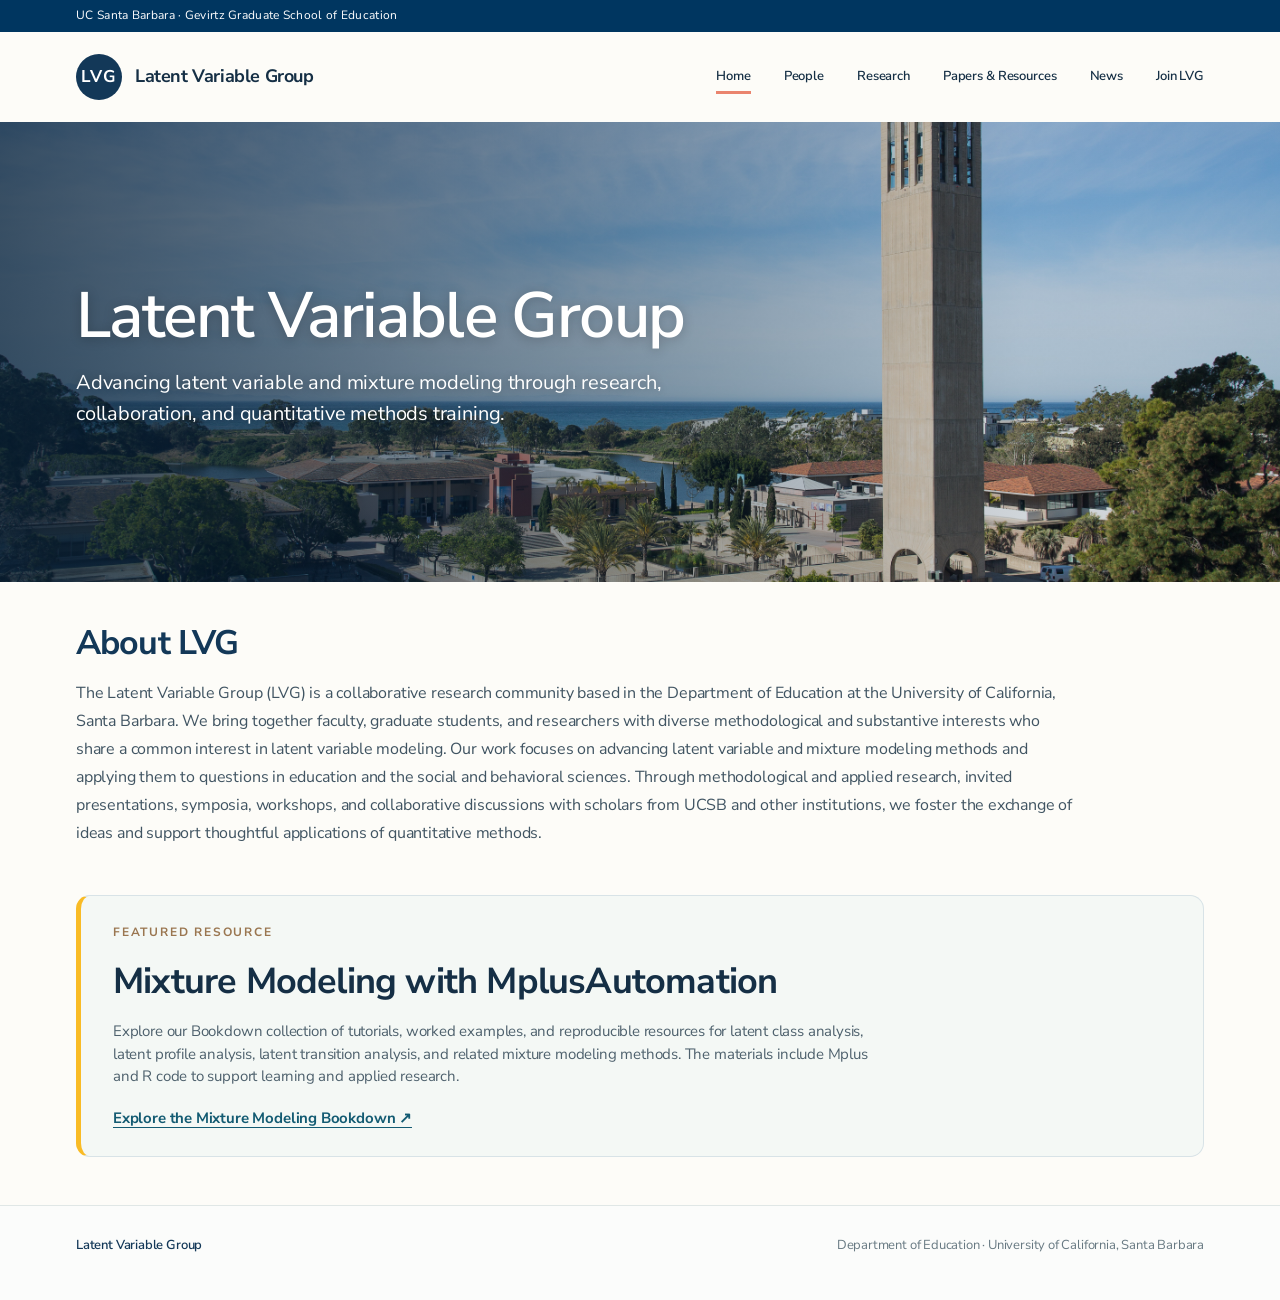
<file: index.html>
<!doctype html><html lang="en"><head><meta charset="utf-8"><meta name="viewport" content="width=device-width,initial-scale=1"><meta name="description" content="Latent Variable Group, Department of Education, UC Santa Barbara"><title>Latent Variable Group</title><link rel="preconnect" href="https://fonts.googleapis.com"><link rel="preconnect" href="https://fonts.gstatic.com" crossorigin><style>
:root{--navy:#133858;--yellow:#f9bb25;--paper:#fdfcf8;--ink:#152f45;--quiet:#526572;--line:#dde5e8;--mint:#d9f1e7;--coral:#ea846e}
*{box-sizing:border-box}html{scroll-behavior:smooth}body{margin:0;background:var(--paper);color:var(--ink);font:400 16px/1.65 'Inter',Arial,sans-serif}a{color:inherit}.shell{max-width:1200px;margin:auto;padding:0 36px}.skip{position:absolute;left:-1000px}.skip:focus{left:1em;top:1em;background:white;padding:1em;z-index:20}.mast{padding:22px 0;background:var(--paper)}.mast-in{display:flex;align-items:center;justify-content:space-between;gap:20px}.id{display:flex;gap:13px;align-items:center;text-decoration:none;font-weight:700;font-size:18px;letter-spacing:-.4px}.id-icon{display:grid;place-items:center;background:var(--navy);color:white;border-radius:50%;height:46px;width:46px;font-size:17px;letter-spacing:1px}.id small{display:block;font-size:11px;color:var(--quiet);font-weight:500;letter-spacing:.5px}.links{display:flex;gap:33px}.links a{text-decoration:none;font-weight:600;font-size:14px;position:relative}.links a.current:after,.links a:hover:after{content:'';position:absolute;left:0;right:0;height:3px;bottom:-8px;background:var(--coral)}.menu{display:none;background:none;border:1px solid #c5d1d8;padding:8px 12px;border-radius:6px}.hero{position:relative;overflow:hidden;padding:70px 0 110px;background:linear-gradient(114deg,#f8f6ec 0%,#fdfcf8 55%,#f5faf5 100%)}.hero:after{content:'';position:absolute;background:var(--yellow);height:225px;width:225px;border-radius:50%;top:-142px;right:2%;opacity:.85}.hero-grid{display:grid;grid-template-columns:1fr 1.03fr;align-items:center;gap:48px;position:relative;z-index:1}.overline{font-size:11px;letter-spacing:2.5px;text-transform:uppercase;font-weight:700;color:#617981;display:flex;align-items:center;gap:10px}.overline:before{content:'';width:24px;height:3px;background:var(--coral)}h1{font-size:clamp(49px,5.7vw,78px);line-height:1.04;font-weight:600;letter-spacing:-3px;margin:27px 0 24px;max-width:570px}h1 span{display:block;color:#297d7a}.intro{font-size:18px;line-height:1.8;max-width:580px;color:#435966;margin:0 0 25px}.jump{display:inline-flex;align-items:center;gap:18px;text-decoration:none;border-bottom:2px solid var(--coral);padding-bottom:6px;font-size:15px;font-weight:700}.visual{min-height:360px;display:flex;align-items:center;justify-content:center;position:relative}.orb{position:absolute;border-radius:50%;background:#dcefe8;width:430px;height:430px;transform:translate(40px,12px)}.ring{position:absolute;border:1px solid #85b2b6;width:490px;height:490px;transform:translate(20px,0);border-radius:50%;opacity:.6}.visual:after{content:'';position:absolute;width:66px;height:66px;border-radius:50%;background:var(--coral);left:3%;top:3%}.logo-panel{position:relative;background:#fff;box-shadow:0 25px 70px #1440541f;padding:32px 28px;border-radius:18px;transform:rotate(-3deg);width:min(93%,500px);z-index:1}.logo-panel img{display:block;width:100%;height:auto}.panel-label{font-size:11px;color:#637780;letter-spacing:2px;padding-bottom:14px;text-transform:uppercase}.dots{display:flex;gap:7px;margin-top:17px}.dots i{width:8px;height:8px;border-radius:50%;background:#e5ae37}.dots i:nth-child(2){background:#9ed0ba}.dots i:nth-child(3){background:#e7a393}.focus{position:relative;margin-top:-56px;z-index:3}.focus-bar{display:grid;grid-template-columns:1fr 1fr 1fr 1fr;background:var(--navy);color:#fff;border-radius:14px;overflow:hidden;box-shadow:0 13px 34px #132f4930}.focus-bar div{padding:26px 28px;border-right:1px solid #547083}.focus-bar div:last-child{border:0}.focus-bar b{font-size:18px;font-weight:600;display:block}.focus-bar small{font-size:12px;color:#c5dce0}.body-content{padding:88px 0 65px;display:grid;grid-template-columns:1fr 1.35fr;gap:80px}.section-eyebrow{text-transform:uppercase;letter-spacing:2px;font-size:12px;color:#b36b58;font-weight:700;margin:0 0 18px}.body-content h2{font-size:37px;line-height:1.2;letter-spacing:-1px;font-weight:600;margin:0}.copy p{font-size:16px;color:#4e616d;margin:0 0 17px}.copy a{color:#136a78;text-decoration-color:#95b4b3;text-underline-offset:3px}.places{display:grid;grid-template-columns:repeat(3,minmax(0,1fr));gap:20px;padding-bottom:100px}.place{border:1px solid #dee6e5;background:white;padding:27px 24px;border-radius:14px;text-decoration:none;transition:transform .2s,box-shadow .2s}.place:hover{transform:translateY(-5px);box-shadow:0 16px 26px #122f4814}.place .icon{font-size:28px;display:inline-flex;background:#eaf4ee;width:58px;height:58px;border-radius:15px;align-items:center;justify-content:center;color:#246574}.place:nth-child(2) .icon{background:#fff1c9}.place:nth-child(3) .icon{background:#fbe9e4}.place h3{margin:22px 0 6px;font-weight:600;font-size:22px}.place p{font-size:14px;color:#63717b;margin:0 0 18px}.arrow{color:#1b7980;font-size:18px}footer{border-top:1px solid #e0e7e6;padding:30px 0 45px;color:#677982;font-size:13px}.footin{display:flex;justify-content:space-between;gap:20px}footer strong{color:var(--navy);font-weight:600}@media(max-width:880px){.hero-grid,.body-content{grid-template-columns:1fr}.hero{padding:45px 0 95px}.visual{min-height:300px}.orb{width:300px;height:300px}.ring{width:345px;height:345px}.logo-panel{max-width:430px}.body-content{gap:25px}.places{grid-template-columns:1fr 1fr}.focus-bar{grid-template-columns:repeat(2,1fr)}}@media(max-width:590px){.shell{padding:0 22px}.mast{padding:14px 0}.id{font-size:15px}.id-icon{height:40px;width:40px}.menu{display:block}.links{display:none;position:absolute;top:70px;left:0;right:0;z-index:5;background:var(--paper);padding:20px;box-shadow:0 8px 15px #0001;flex-direction:column;gap:15px}.links.open{display:flex}h1{font-size:52px;letter-spacing:-2px}.hero-grid{gap:12px}.visual{min-height:260px}.logo-panel{padding:20px}.visual:after{width:42px;height:42px}.focus-bar{grid-template-columns:1fr 1fr}.focus-bar div{padding:18px 12px}.focus-bar b{font-size:16px}.body-content{padding:65px 0 40px}.places{grid-template-columns:1fr;padding-bottom:55px}.footin{display:block}}
@media(prefers-reduced-motion:reduce){*,*:before,*:after{scroll-behavior:auto!important;transition:none!important}}

/* LVG home: subtle minimal background */
.hero{background:
  linear-gradient(180deg, rgba(251,248,243,.92) 0%, rgba(248,243,235,.90) 48%, rgba(244,248,249,.92) 100%),
  linear-gradient(135deg, #f8f2ea 0%, #fbf8f3 40%, #eff5f6 100%);
  background-position:center;
  background-size:cover;
  padding:92px 0 90px;
  border-top:1px solid #e9ece8;
}
.hero:before{content:'';position:absolute;inset:0;background:linear-gradient(90deg, rgba(255,255,255,.20) 0%, rgba(255,255,255,.02) 100%);pointer-events:none}
.hero:after,.orb,.ring,.logo-panel,.dots,.panel-label,.visual:after{display:none!important}
.hero-grid{grid-template-columns:1.18fr .82fr;gap:72px}
.hero-copy{max-width:660px}
.hero h1{font-size:clamp(44px,5.3vw,68px);line-height:1.08;letter-spacing:-2.4px;font-weight:500;margin:18px 0 20px;max-width:unset}
.hero h1 span{color:inherit;display:inline}
.hero .intro{font-size:17.5px;line-height:1.85;max-width:650px;color:#405462;margin:0 0 28px}
.overline{font-size:11px;letter-spacing:2.4px;text-transform:uppercase;font-weight:700;color:#7b8b91}
.overline:before{width:30px;height:2px;background:#caa352}
.jump{border-bottom:1.5px solid #caa352;padding-bottom:5px;font-size:14px;font-weight:600;color:#1e465f}
.visual{min-height:260px;display:flex;align-items:center;justify-content:center}
.visual img{width:min(100%,460px);max-height:235px;object-fit:contain;filter:contrast(1.04);mix-blend-mode:multiply}
.focus{display:none}
.focus-bar{background:rgba(255,255,255,.72);backdrop-filter: blur(4px);color:var(--ink);border:1px solid #e8ece8;box-shadow:0 14px 30px rgba(17,53,80,.08)}
.focus-bar div{border-right:1px solid #e5ecea;padding:22px 24px}
.focus-bar div:last-child{border-right:0}
.focus-bar b{font-size:16px;font-weight:600;color:#173e59}
.focus-bar small{font-size:12px;color:#6b7b83}
.body-content{padding:82px 0 58px;grid-template-columns:1fr 1.35fr;gap:78px}
.section-eyebrow{letter-spacing:1.8px;color:#9a7650}
.body-content h2{font-size:34px;font-weight:600;letter-spacing:-.8px}
.copy p{font-size:16px;color:#4d606c}
.places{padding-bottom:92px}
.place{border:1px solid #e7eceb;background:#fff;box-shadow:0 8px 20px rgba(20,52,78,.04);padding:24px 22px;border-radius:12px}
.place:hover{transform:translateY(-3px);box-shadow:0 14px 28px rgba(20,52,78,.08)}
.place .icon{display:none}
.place h3{margin:0 0 8px;font-size:20px;font-weight:600}
.place p{margin:0 0 14px}
.arrow{font-size:16px}
footer{background:#fbfcfb}
@media(max-width:880px){.hero{padding:58px 0 94px}.hero-grid{grid-template-columns:1fr;gap:26px}.visual{min-height:160px;justify-content:flex-start}.visual img{width:min(75%,360px);max-height:170px}.body-content{grid-template-columns:1fr;gap:28px}.focus{margin-top:-24px}}
@media(max-width:590px){.hero{padding:42px 0 82px}.hero h1{font-size:42px;letter-spacing:-1.4px}.hero .intro{font-size:16px}.visual{min-height:110px}.visual img{width:min(80%,300px);max-height:120px}.focus-bar{grid-template-columns:1fr 1fr}.focus-bar div{padding:16px 14px}}
.bookdown-feature{padding-bottom:64px}.bookdown-feature-inner{padding:36px 42px;border:1px solid #d8e3e7;border-left:5px solid var(--yellow);border-radius:14px;background:#f4f8f5}.bookdown-feature h2{font-size:clamp(26px,3vw,36px);line-height:1.25;letter-spacing:-.8px;margin:0 0 16px}.bookdown-feature p:not(.section-eyebrow){max-width:760px;color:#4e616d;margin:0 0 19px}.bookdown-link{display:inline-block;font-weight:700;color:#135b72;text-underline-offset:4px}@media(max-width:600px){.bookdown-feature-inner{padding:26px 23px}}
/* Site-wide compact typography: smaller type, tighter rhythm, consistent page density. */
html{font-size:15px}body{font-size:15px;line-height:1.48;letter-spacing:-.012em}p,li{line-height:1.5}h1,h2,h3{line-height:1.16;letter-spacing:-.025em}nav a,.links a{font-size:13px;letter-spacing:-.01em}.simple-page-title{padding-top:45px;padding-bottom:16px}.simple-page-title h1{font-size:clamp(32px,4vw,46px);line-height:1.1}.content-section{padding-top:24px;padding-bottom:52px}.lede{font-size:15px;line-height:1.55;margin-bottom:17px}.news-item{padding:15px 0}.news-item h2{font-size:18px;margin-bottom:5px}.news-item p,.pubs li,.feature-card p{font-size:14px;line-height:1.5}.pubs li{padding:9px 0}.category{font-size:22px;margin:14px 0 13px}.feature-card{padding:21px 24px}.section{padding-top:62px;padding-bottom:54px}.section-top{margin-bottom:26px}.section-top h2{font-size:clamp(27px,3vw,36px)}.person-info{padding:18px}.person h3{font-size:18px;margin-bottom:7px}.person p{font-size:13px;line-height:1.5}.small-note{font-size:12px}.body-content{padding-top:67px;padding-bottom:42px;gap:55px}.body-content h2{font-size:32px}.copy p{font-size:15px;line-height:1.52;margin-bottom:12px}.intro{font-size:16px;line-height:1.58}.hero{padding-top:55px;padding-bottom:86px}.hero h1{font-size:clamp(43px,5vw,68px)}.places{padding-bottom:70px}.place{padding:22px}.bookdown-feature{padding-bottom:48px}.bookdown-feature-inner{padding:27px 32px}.bookdown-highlight{padding:23px 27px;margin-bottom:30px}.bookdown-highlight h2{font-size:23px}.bookdown-highlight p{line-height:1.5}@media(max-width:700px){.content-section{padding-top:20px;padding-bottom:44px}.feature-card{padding:19px}.body-content{padding-top:54px;gap:30px}.bookdown-feature-inner{padding:23px}}

/* Balanced homepage spacing: open but with content visible below the hero. */
.hero{padding-top:43px;padding-bottom:49px}
.hero-grid{gap:46px}
.hero h1{margin:14px 0 18px}
.hero .intro{line-height:1.65;margin-bottom:22px}
.visual{min-height:225px}
.visual img{max-height:215px}
.body-content{padding-top:43px;padding-bottom:39px;gap:52px}
.body-content .section-eyebrow{margin-bottom:13px}
.copy p{margin-bottom:12px}
@media(max-width:880px){.hero{padding:37px 0 45px}.hero-grid{gap:19px}.visual{min-height:145px}.visual img{max-height:150px}.body-content{padding-top:36px;gap:24px}}
@media(max-width:590px){.hero{padding:32px 0 38px}.hero h1{margin:12px 0 15px}.visual{min-height:120px}.visual img{max-height:130px}.body-content{padding-top:32px}}

/* Subtle LCA diagram watermark in the About LVG section. */
.body-content{position:relative;isolation:isolate}
.body-content::before{content:"";position:absolute;z-index:-1;right:24px;top:7px;width:min(37%,390px);height:230px;background:url("lca-model-watermark.webp") center / contain no-repeat;opacity:.13;filter:grayscale(1);pointer-events:none}
.body-content>.copy{position:relative;z-index:1}
@media(max-width:880px){.body-content::before{right:20px;top:12px;width:38%;opacity:.09}}
@media(max-width:590px){.body-content::before{right:14px;top:18px;width:45%;height:125px;opacity:.07}}
.university{background:#003660;color:#fff;font-size:12px;letter-spacing:.025em;padding:7px 0}
.training-block{max-width:1160px;margin:4px auto 42px;padding:0 30px}.training-block-heading{margin-bottom:16px}.training-block-heading .section-eyebrow{margin-bottom:6px}.training-block-heading h2{font-size:clamp(24px,2.5vw,31px);margin:0 0 9px}.training-block-heading>p:last-child{font-size:14px;color:#566a7a;max-width:850px;line-height:1.5}.training-projects{display:grid;grid-template-columns:repeat(2,minmax(0,1fr));gap:15px}.training-project{padding:22px;border:1px solid #dce1e5;border-radius:8px;background:#fff}.training-funder{font-size:11px;letter-spacing:.06em;text-transform:uppercase;font-weight:600;color:#956e13}.training-project h3{font-size:19px;line-height:1.3;color:#003660;margin:9px 0}.training-project p{font-size:13px;color:#536879;line-height:1.5;margin-bottom:14px}.training-links{display:flex;flex-wrap:wrap;gap:10px 19px}.training-links a{font-size:12px;color:#003660;text-decoration:underline;text-underline-offset:3px}@media(max-width:700px){.training-block{padding:0 20px}.training-projects{grid-template-columns:1fr}}.campus-photo{margin-top:24px;margin-bottom:50px}.campus-photo img{display:block;width:100%;max-height:370px;object-fit:cover;border-radius:8px}.campus-photo p{margin:9px 0 0;color:#637582;font-size:12px;letter-spacing:.025em}@media(max-width:650px){.campus-photo img{max-height:250px}}
/* Full-width UCSB campus hero */
.hero{min-height:460px;padding:70px 0 62px!important;border:0!important;display:flex;align-items:flex-end;background:linear-gradient(90deg,rgba(6,32,56,.78),rgba(6,32,56,.28) 75%),url('images/perko-storke-tower-5.jpg') center 46%/cover no-repeat!important}
.hero:before,.hero:after{display:none!important}.hero-grid{display:block!important;width:100%;max-width:1200px;gap:0!important}.hero-copy{max-width:760px;padding:0}.hero-kicker{font-size:12px;letter-spacing:2px;color:#ffdf8a;font-weight:700;margin:0 0 15px}.hero h1{color:#fff!important;font-size:clamp(40px,5vw,66px)!important;font-weight:600!important;letter-spacing:-1.6px!important;margin:0 0 16px!important;text-shadow:0 2px 12px rgba(0,0,0,.22)}.hero .intro{color:#fff!important;font-size:clamp(16px,1.8vw,20px)!important;line-height:1.55!important;max-width:670px!important;margin:0!important;text-shadow:0 1px 8px rgba(0,0,0,.28)}
@media(max-width:590px){.hero{min-height:410px;padding:48px 0!important;background-position:58% 46%!important}.hero h1{font-size:42px!important}.hero .intro{font-size:16px!important}.hero-kicker{font-size:10px}}
.home-about{padding-top:42px;padding-bottom:40px;max-width:1200px}.home-about h2{font-size:clamp(25px,3vw,34px);margin:0 0 16px;color:var(--navy)}.home-about p{font-size:16px;line-height:1.75;color:#405462;max-width:1000px;margin:0}.bookdown-feature{padding-top:8px}@media(max-width:590px){.home-about{padding-top:30px;padding-bottom:28px}.home-about p{font-size:15px}}
.hero-campus-image{position:absolute;inset:0;width:100%;height:100%;object-fit:cover;object-position:center 46%;z-index:0;display:block}.hero{background:#183c59!important;isolation:isolate}.hero::before{content:"";position:absolute;inset:0;background:linear-gradient(90deg,rgba(6,32,56,.76),rgba(6,32,56,.19) 80%);z-index:1;display:block!important;pointer-events:none}.hero-grid{position:relative;z-index:2}.hero-campus-image{filter:none}@media(max-width:590px){.hero-campus-image{object-position:58% 46%}}

/* UCSB-recommended web typography: Nunito Sans */
html,body,button,input,textarea,select{font-family:"Nunito Sans",Arial,sans-serif!important;font-style:normal}
h1,h2,h3,h4,h5,h6,nav a,.links a,.id,.join-section summary{font-family:"Nunito Sans",Arial,sans-serif!important;font-style:normal}
</style><!-- Google tag (gtag.js) -->
<script async src="https://www.googletagmanager.com/gtag/js?id=G-KEJH1SLTJ8"></script>
<script>
  window.dataLayer = window.dataLayer || [];
  function gtag(){dataLayer.push(arguments);}
  gtag('js', new Date());
  gtag('config', 'G-KEJH1SLTJ8');
</script>
<link href="https://fonts.googleapis.com/css2?family=Nunito+Sans:wght@300;400;500;600;700;800&display=swap" rel="stylesheet"></head><body><a href="#main" class="skip">Skip to content</a>
<div class="university"><div class="shell">UC Santa Barbara · Gevirtz Graduate School of Education</div></div>
<header class="mast"><div class="shell mast-in"><a class="id" href="index.html"><span class="id-icon">LVG</span><span>Latent Variable Group</span></a><button class="menu" aria-expanded="false" aria-controls="nav">Menu ☰</button><nav class="links" id="nav"><a class="current" href="index.html" aria-current="page">Home</a><a href="people.html">People</a><a href="research.html">Research</a><a href="papers-resources.html">Papers &amp; Resources</a><a href="news.html">News</a><a href="join.html">Join LVG</a></nav></div></header>
<main id="main"><section class="hero"><img class="hero-campus-image" src="/images/perko-storke-tower-5.jpg" alt="Storke Tower on the UC Santa Barbara campus"><div class="shell hero-grid"><div class="hero-copy"><h1>Latent Variable Group</h1><p class="intro">Advancing latent variable and mixture modeling through research, collaboration, and quantitative methods training.</p></div></div></section>
<section class="shell home-about" aria-labelledby="about-lvg-title"><h2 id="about-lvg-title">About LVG</h2><p>The Latent Variable Group (LVG) is a collaborative research community based in the Department of Education at the University of California, Santa Barbara. We bring together faculty, graduate students, and researchers with diverse methodological and substantive interests who share a common interest in latent variable modeling. Our work focuses on advancing latent variable and mixture modeling methods and applying them to questions in education and the social and behavioral sciences. Through methodological and applied research, invited presentations, symposia, workshops, and collaborative discussions with scholars from UCSB and other institutions, we foster the exchange of ideas and support thoughtful applications of quantitative methods.</p></section>
<section class="shell bookdown-feature" aria-labelledby="bookdown-heading"><div class="bookdown-feature-inner"><div><p class="section-eyebrow">Featured resource</p><h2 id="bookdown-heading">Mixture Modeling with MplusAutomation</h2><p>Explore our Bookdown collection of tutorials, worked examples, and reproducible resources for latent class analysis, latent profile analysis, latent transition analysis, and related mixture modeling methods. The materials include Mplus and R code to support learning and applied research.</p><a class="bookdown-link" href="https://mixture-modeling.netlify.app/" target="_blank" rel="noopener noreferrer">Explore the Mixture Modeling Bookdown ↗</a></div></div></section></main><footer><div class="shell footin"><strong>Latent Variable Group</strong><span>Department of Education · University of California, Santa Barbara</span></div></footer><script>const b=document.querySelector('.menu'),n=document.querySelector('#nav');b.addEventListener('click',()=>{const s=b.getAttribute('aria-expanded')==='true';b.setAttribute('aria-expanded',String(!s));n.classList.toggle('open',!s)});</script></body></html>
</file>
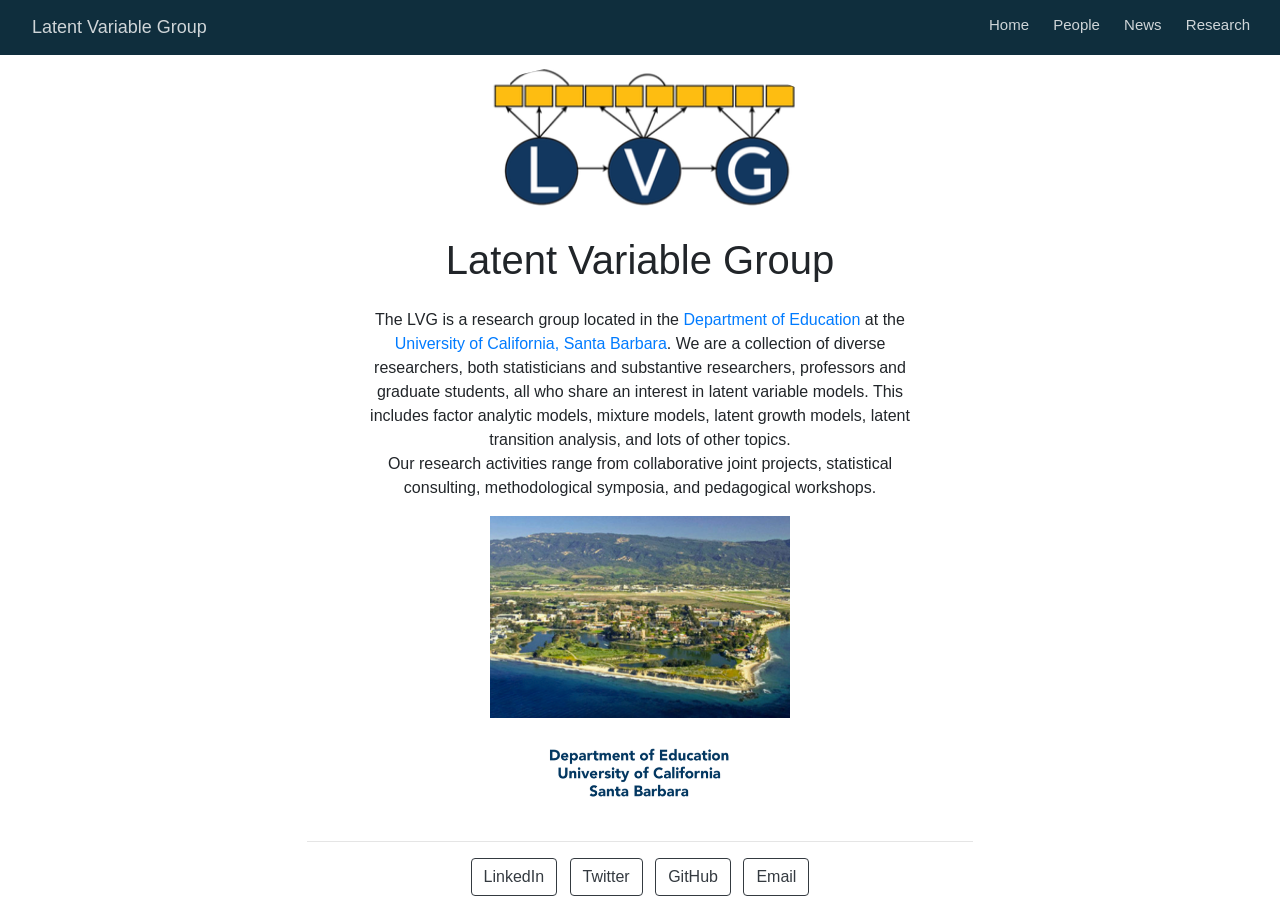
<file: old/index.html>
<!doctype html>
<html lang="en">
  <head>
    <!-- Required meta tags -->
    <meta charset="utf-8">
    <meta name="viewport" content="width=device-width, initial-scale=1, shrink-to-fit=no">

    <!-- Bootstrap CSS -->
    <link rel="stylesheet" href="https://stackpath.bootstrapcdn.com/bootstrap/4.5.0/css/bootstrap.min.css">

    <title>Latent Variable Group</title>

    
          <!--radix_placeholder_navigation_in_header-->
          <meta name="distill:offset" content=""/>

          <script type="application/javascript">

            window.headroom_prevent_pin = false;

            window.document.addEventListener("DOMContentLoaded", function (event) {

              // initialize headroom for banner
              var header = $('header').get(0);
              var headerHeight = header.offsetHeight;
              var headroom = new Headroom(header, {
                tolerance: 5,
                onPin : function() {
                  if (window.headroom_prevent_pin) {
                    window.headroom_prevent_pin = false;
                    headroom.unpin();
                  }
                }
              });
              headroom.init();
              if(window.location.hash)
                headroom.unpin();
              $(header).addClass('headroom--transition');

              // offset scroll location for banner on hash change
              // (see: https://github.com/WickyNilliams/headroom.js/issues/38)
              window.addEventListener("hashchange", function(event) {
                window.scrollTo(0, window.pageYOffset - (headerHeight + 25));
              });

              // responsive menu
              $('.distill-site-header').each(function(i, val) {
                var topnav = $(this);
                var toggle = topnav.find('.nav-toggle');
                toggle.on('click', function() {
                  topnav.toggleClass('responsive');
                });
              });

              // nav dropdowns
              $('.nav-dropbtn').click(function(e) {
                $(this).next('.nav-dropdown-content').toggleClass('nav-dropdown-active');
                $(this).parent().siblings('.nav-dropdown')
                   .children('.nav-dropdown-content').removeClass('nav-dropdown-active');
              });
              $("body").click(function(e){
                $('.nav-dropdown-content').removeClass('nav-dropdown-active');
              });
              $(".nav-dropdown").click(function(e){
                e.stopPropagation();
              });
            });
          </script>

          <style type="text/css">

          /* Theme (user-documented overrideables for nav appearance) */

          .distill-site-nav {
            color: rgba(255, 255, 255, 0.8);
            background-color: #0F2E3D;
            font-size: 15px;
            font-weight: 300;
          }

          .distill-site-nav a {
            color: inherit;
            text-decoration: none;
          }

          .distill-site-nav a:hover {
            color: white;
          }

          @media print {
            .distill-site-nav {
              display: none;
            }
          }

          .distill-site-header {

          }

          .distill-site-footer {

          }


          /* Site Header */

          .distill-site-header {
            width: 100%;
            box-sizing: border-box;
            z-index: 3;
          }

          .distill-site-header .nav-left {
            display: inline-block;
            margin-left: 8px;
          }

          @media screen and (max-width: 768px) {
            .distill-site-header .nav-left {
              margin-left: 0;
            }
          }


          .distill-site-header .nav-right {
            float: right;
            margin-right: 8px;
          }

          .distill-site-header a,
          .distill-site-header .title {
            display: inline-block;
            text-align: center;
            padding: 14px 10px 14px 10px;
          }

          .distill-site-header .title {
            font-size: 18px;
            min-width: 150px;
          }

          .distill-site-header .logo {
            padding: 0;
          }

          .distill-site-header .logo img {
            display: none;
            max-height: 20px;
            width: auto;
            margin-bottom: -4px;
          }

          .distill-site-header .nav-image img {
            max-height: 18px;
            width: auto;
            display: inline-block;
            margin-bottom: -3px;
          }



          @media screen and (min-width: 1000px) {
            .distill-site-header .logo img {
              display: inline-block;
            }
            .distill-site-header .nav-left {
              margin-left: 20px;
            }
            .distill-site-header .nav-right {
              margin-right: 20px;
            }
            .distill-site-header .title {
              padding-left: 12px;
            }
          }


          .distill-site-header .nav-toggle {
            display: none;
          }

          .nav-dropdown {
            display: inline-block;
            position: relative;
          }

          .nav-dropdown .nav-dropbtn {
            border: none;
            outline: none;
            color: rgba(255, 255, 255, 0.8);
            padding: 16px 10px;
            background-color: transparent;
            font-family: inherit;
            font-size: inherit;
            font-weight: inherit;
            margin: 0;
            margin-top: 1px;
            z-index: 2;
          }

          .nav-dropdown-content {
            display: none;
            position: absolute;
            background-color: white;
            min-width: 200px;
            border: 1px solid rgba(0,0,0,0.15);
            border-radius: 4px;
            box-shadow: 0px 8px 16px 0px rgba(0,0,0,0.1);
            z-index: 1;
            margin-top: 2px;
            white-space: nowrap;
            padding-top: 4px;
            padding-bottom: 4px;
          }

          .nav-dropdown-content hr {
            margin-top: 4px;
            margin-bottom: 4px;
            border: none;
            border-bottom: 1px solid rgba(0, 0, 0, 0.1);
          }

          .nav-dropdown-active {
            display: block;
          }

          .nav-dropdown-content a, .nav-dropdown-content .nav-dropdown-header {
            color: black;
            padding: 6px 24px;
            text-decoration: none;
            display: block;
            text-align: left;
          }

          .nav-dropdown-content .nav-dropdown-header {
            display: block;
            padding: 5px 24px;
            padding-bottom: 0;
            text-transform: uppercase;
            font-size: 14px;
            color: #999999;
            white-space: nowrap;
          }

          .nav-dropdown:hover .nav-dropbtn {
            color: white;
          }

          .nav-dropdown-content a:hover {
            background-color: #ddd;
            color: black;
          }

          .nav-right .nav-dropdown-content {
            margin-left: -45%;
            right: 0;
          }

          @media screen and (max-width: 768px) {
            .distill-site-header a, .distill-site-header .nav-dropdown  {display: none;}
            .distill-site-header a.nav-toggle {
              float: right;
              display: block;
            }
            .distill-site-header .title {
              margin-left: 0;
            }
            .distill-site-header .nav-right {
              margin-right: 0;
            }
            .distill-site-header {
              overflow: hidden;
            }
            .nav-right .nav-dropdown-content {
              margin-left: 0;
            }
          }


          @media screen and (max-width: 768px) {
            .distill-site-header.responsive {position: relative; min-height: 500px; }
            .distill-site-header.responsive a.nav-toggle {
              position: absolute;
              right: 0;
              top: 0;
            }
            .distill-site-header.responsive a,
            .distill-site-header.responsive .nav-dropdown {
              display: block;
              text-align: left;
            }
            .distill-site-header.responsive .nav-left,
            .distill-site-header.responsive .nav-right {
              width: 100%;
            }
            .distill-site-header.responsive .nav-dropdown {float: none;}
            .distill-site-header.responsive .nav-dropdown-content {position: relative;}
            .distill-site-header.responsive .nav-dropdown .nav-dropbtn {
              display: block;
              width: 100%;
              text-align: left;
            }
          }

          /* Site Footer */

          .distill-site-footer {
            width: 100%;
            overflow: hidden;
            box-sizing: border-box;
            z-index: 3;
            margin-top: 30px;
            padding-top: 30px;
            padding-bottom: 30px;
            text-align: center;
          }

          /* Headroom */

          d-title {
            padding-top: 6rem;
          }

          @media print {
            d-title {
              padding-top: 4rem;
            }
          }

          .headroom {
            z-index: 1000;
            position: fixed;
            top: 0;
            left: 0;
            right: 0;
          }

          .headroom--transition {
            transition: all .4s ease-in-out;
          }

          .headroom--unpinned {
            top: -100px;
          }

          .headroom--pinned {
            top: 0;
          }

          /* adjust viewport for navbar height */
          /* helps vertically center bootstrap (non-distill) content */
          .min-vh-100 {
            min-height: calc(100vh - 100px) !important;
          }

          </style>

          <script src="site_libs/jquery-1.11.3/jquery.min.js"></script>
          <link href="site_libs/font-awesome-5.1.0/css/all.css" rel="stylesheet"/>
          <link href="site_libs/font-awesome-5.1.0/css/v4-shims.css" rel="stylesheet"/>
          <script src="site_libs/headroom-0.9.4/headroom.min.js"></script>
          <script src="site_libs/autocomplete-0.37.1/autocomplete.min.js"></script>
          <script src="site_libs/fuse-6.4.1/fuse.min.js"></script>

          <script type="application/javascript">

          function getMeta(metaName) {
            var metas = document.getElementsByTagName('meta');
            for (let i = 0; i < metas.length; i++) {
              if (metas[i].getAttribute('name') === metaName) {
                return metas[i].getAttribute('content');
              }
            }
            return '';
          }

          function offsetURL(url) {
            var offset = getMeta('distill:offset');
            return offset ? offset + '/' + url : url;
          }

          function createFuseIndex() {

            // create fuse index
            var options = {
              keys: [
                { name: 'title', weight: 20 },
                { name: 'categories', weight: 15 },
                { name: 'description', weight: 10 },
                { name: 'contents', weight: 5 },
              ],
              ignoreLocation: true,
              threshold: 0
            };
            var fuse = new window.Fuse([], options);

            // fetch the main search.json
            return fetch(offsetURL('search.json'))
              .then(function(response) {
                if (response.status == 200) {
                  return response.json().then(function(json) {
                    // index main articles
                    json.articles.forEach(function(article) {
                      fuse.add(article);
                    });
                    // download collections and index their articles
                    return Promise.all(json.collections.map(function(collection) {
                      return fetch(offsetURL(collection)).then(function(response) {
                        if (response.status === 200) {
                          return response.json().then(function(articles) {
                            articles.forEach(function(article) {
                              fuse.add(article);
                            });
                          })
                        } else {
                          return Promise.reject(
                            new Error('Unexpected status from search index request: ' +
                                      response.status)
                          );
                        }
                      });
                    })).then(function() {
                      return fuse;
                    });
                  });

                } else {
                  return Promise.reject(
                    new Error('Unexpected status from search index request: ' +
                                response.status)
                  );
                }
              });
          }

          window.document.addEventListener("DOMContentLoaded", function (event) {

            // get search element (bail if we don't have one)
            var searchEl = window.document.getElementById('distill-search');
            if (!searchEl)
              return;

            createFuseIndex()
              .then(function(fuse) {

                // make search box visible
                searchEl.classList.remove('hidden');

                // initialize autocomplete
                var options = {
                  autoselect: true,
                  hint: false,
                  minLength: 2,
                };
                window.autocomplete(searchEl, options, [{
                  source: function(query, callback) {
                    const searchOptions = {
                      isCaseSensitive: false,
                      shouldSort: true,
                      minMatchCharLength: 2,
                      limit: 10,
                    };
                    var results = fuse.search(query, searchOptions);
                    callback(results
                      .map(function(result) { return result.item; })
                    );
                  },
                  templates: {
                    suggestion: function(suggestion) {
                      var img = suggestion.preview && Object.keys(suggestion.preview).length > 0
                        ? `<img src="${offsetURL(suggestion.preview)}"</img>`
                        : '';
                      var html = `
                        <div class="search-item">
                          <h3>${suggestion.title}</h3>
                          <div class="search-item-description">
                            ${suggestion.description || ''}
                          </div>
                          <div class="search-item-preview">
                            ${img}
                          </div>
                        </div>
                      `;
                      return html;
                    }
                  }
                }]).on('autocomplete:selected', function(event, suggestion) {
                  window.location.href = offsetURL(suggestion.path);
                });
                // remove inline display style on autocompleter (we want to
                // manage responsive display via css)
                $('.algolia-autocomplete').css("display", "");
              })
              .catch(function(error) {
                console.log(error);
              });

          });

          </script>

          <style type="text/css">

          .nav-search {
            font-size: x-small;
          }

          /* Algolioa Autocomplete */

          .algolia-autocomplete {
            display: inline-block;
            margin-left: 10px;
            vertical-align: sub;
            background-color: white;
            color: black;
            padding: 6px;
            padding-top: 8px;
            padding-bottom: 0;
            border-radius: 6px;
            border: 1px #0F2E3D solid;
            width: 180px;
          }


          @media screen and (max-width: 768px) {
            .distill-site-nav .algolia-autocomplete {
              display: none;
              visibility: hidden;
            }
            .distill-site-nav.responsive .algolia-autocomplete {
              display: inline-block;
              visibility: visible;
            }
            .distill-site-nav.responsive .algolia-autocomplete .aa-dropdown-menu {
              margin-left: 0;
              width: 400px;
              max-height: 400px;
            }
          }

          .algolia-autocomplete .aa-input, .algolia-autocomplete .aa-hint {
            width: 90%;
            outline: none;
            border: none;
          }

          .algolia-autocomplete .aa-hint {
            color: #999;
          }
          .algolia-autocomplete .aa-dropdown-menu {
            width: 550px;
            max-height: 70vh;
            overflow-x: visible;
            overflow-y: scroll;
            padding: 5px;
            margin-top: 3px;
            margin-left: -150px;
            background-color: #fff;
            border-radius: 5px;
            border: 1px solid #999;
            border-top: none;
          }

          .algolia-autocomplete .aa-dropdown-menu .aa-suggestion {
            cursor: pointer;
            padding: 5px 4px;
            border-bottom: 1px solid #eee;
          }

          .algolia-autocomplete .aa-dropdown-menu .aa-suggestion:last-of-type {
            border-bottom: none;
            margin-bottom: 2px;
          }

          .algolia-autocomplete .aa-dropdown-menu .aa-suggestion .search-item {
            overflow: hidden;
            font-size: 0.8em;
            line-height: 1.4em;
          }

          .algolia-autocomplete .aa-dropdown-menu .aa-suggestion .search-item h3 {
            font-size: 1rem;
            margin-block-start: 0;
            margin-block-end: 5px;
          }

          .algolia-autocomplete .aa-dropdown-menu .aa-suggestion .search-item-description {
            display: inline-block;
            overflow: hidden;
            height: 2.8em;
            width: 80%;
            margin-right: 4%;
          }

          .algolia-autocomplete .aa-dropdown-menu .aa-suggestion .search-item-preview {
            display: inline-block;
            width: 15%;
          }

          .algolia-autocomplete .aa-dropdown-menu .aa-suggestion .search-item-preview img {
            height: 3em;
            width: auto;
            display: none;
          }

          .algolia-autocomplete .aa-dropdown-menu .aa-suggestion .search-item-preview img[src] {
            display: initial;
          }

          .algolia-autocomplete .aa-dropdown-menu .aa-suggestion.aa-cursor {
            background-color: #eee;
          }
          .algolia-autocomplete .aa-dropdown-menu .aa-suggestion em {
            font-weight: bold;
            font-style: normal;
          }

          </style>


          <!--/radix_placeholder_navigation_in_header-->
          <!--radix_placeholder_site_in_header-->
          <!--/radix_placeholder_site_in_header-->
          
          <style type="text/css">
          body {
            padding-top: 60px;
          }
          </style>
          <style type="text/css">
          /* base variables */

          /* Edit the CSS properties in this file to create a custom
             Distill theme. Only edit values in the right column
             for each row; values shown are the CSS defaults.
             To return any property to the default,
             you may set its value to: unset
             All rows must end with a semi-colon.                      */

          /* Optional: embed custom fonts here with `@import`          */
          /* This must remain at the top of this file.                 */



          html {
            /*-- Main font sizes --*/
            --title-size:      50px;
            --body-size:       1.06rem;
            --code-size:       14px;
            --aside-size:      12px;
            --fig-cap-size:    13px;
            /*-- Main font colors --*/
            --title-color:     #000000;
            --header-color:    rgba(0, 0, 0, 0.8);
            --body-color:      rgba(0, 0, 0, 0.8);
            --aside-color:     rgba(0, 0, 0, 0.6);
            --fig-cap-color:   rgba(0, 0, 0, 0.6);
            /*-- Specify custom fonts ~~~ must be imported above   --*/
            --heading-font:    sans-serif;
            --mono-font:       monospace;
            --body-font:       sans-serif;
            --navbar-font:     sans-serif;  /* websites + blogs only */
          }

          /*-- ARTICLE METADATA --*/
          d-byline {
            --heading-size:    0.6rem;
            --heading-color:   rgba(0, 0, 0, 0.5);
            --body-size:       0.8rem;
            --body-color:      rgba(0, 0, 0, 0.8);
          }

          /*-- ARTICLE TABLE OF CONTENTS --*/
          .d-contents {
            --heading-size:    18px;
            --contents-size:   13px;
          }

          /*-- ARTICLE APPENDIX --*/
          d-appendix {
            --heading-size:    15px;
            --heading-color:   rgba(0, 0, 0, 0.65);
            --text-size:       0.8em;
            --text-color:      rgba(0, 0, 0, 0.5);
          }

          /*-- WEBSITE HEADER + FOOTER --*/
          /* These properties only apply to Distill sites and blogs  */

          .distill-site-header {
            --title-size:       18px;
            --text-color:       rgba(255, 255, 255, 0.8);
            --text-size:        15px;
            --hover-color:      white;
            --bkgd-color:       #0F2E3D;
          }

          .distill-site-footer {
            --text-color:       rgba(255, 255, 255, 0.8);
            --text-size:        15px;
            --hover-color:      white;
            --bkgd-color:       #0F2E3D;
          }

          /*-- Additional custom styles --*/
          /* Add any additional CSS rules below                      */
          </style>
          <style type="text/css">
          /* base variables */

          /* Edit the CSS properties in this file to create a custom
             Distill theme. Only edit values in the right column
             for each row; values shown are the CSS defaults.
             To return any property to the default,
             you may set its value to: unset
             All rows must end with a semi-colon.                      */

          /* Optional: embed custom fonts here with `@import`          */
          /* This must remain at the top of this file.                 */



          html {
            /*-- Main font sizes --*/
            --title-size:      50px;
            --body-size:       1.06rem;
            --code-size:       14px;
            --aside-size:      12px;
            --fig-cap-size:    13px;
            /*-- Main font colors --*/
            --title-color:     #000000;
            --header-color:    rgba(0, 0, 0, 0.8);
            --body-color:      rgba(0, 0, 0, 0.8);
            --aside-color:     rgba(0, 0, 0, 0.6);
            --fig-cap-color:   rgba(0, 0, 0, 0.6);
            /*-- Specify custom fonts ~~~ must be imported above   --*/
            --heading-font:    sans-serif;
            --mono-font:       monospace;
            --body-font:       sans-serif;
            --navbar-font:     sans-serif;  /* websites + blogs only */
          }

          /*-- ARTICLE METADATA --*/
          d-byline {
            --heading-size:    0.6rem;
            --heading-color:   rgba(0, 0, 0, 0.5);
            --body-size:       0.8rem;
            --body-color:      rgba(0, 0, 0, 0.8);
          }

          /*-- ARTICLE TABLE OF CONTENTS --*/
          .d-contents {
            --heading-size:    18px;
            --contents-size:   13px;
          }

          /*-- ARTICLE APPENDIX --*/
          d-appendix {
            --heading-size:    15px;
            --heading-color:   rgba(0, 0, 0, 0.65);
            --text-size:       0.8em;
            --text-color:      rgba(0, 0, 0, 0.5);
          }

          /*-- WEBSITE HEADER + FOOTER --*/
          /* These properties only apply to Distill sites and blogs  */

          .distill-site-header {
            --title-size:       18px;
            --text-color:       rgba(255, 255, 255, 0.8);
            --text-size:        15px;
            --hover-color:      white;
            --bkgd-color:       #0F2E3D;
          }

          .distill-site-footer {
            --text-color:       rgba(255, 255, 255, 0.8);
            --text-size:        15px;
            --hover-color:      white;
            --bkgd-color:       #0F2E3D;
          }

          /*-- Additional custom styles --*/
          /* Add any additional CSS rules below                      */

          </style>
          <style type="text/css">
          /* base style */

          /* FONT FAMILIES */

          :root {
            --heading-default: -apple-system, BlinkMacSystemFont, "Segoe UI", Roboto, Oxygen, Ubuntu, Cantarell, "Fira Sans", "Droid Sans", "Helvetica Neue", Arial, sans-serif;
            --mono-default: Consolas, Monaco, 'Andale Mono', 'Ubuntu Mono', monospace;
            --body-default: -apple-system, BlinkMacSystemFont, "Segoe UI", Roboto, Oxygen, Ubuntu, Cantarell, "Fira Sans", "Droid Sans", "Helvetica Neue", Arial, sans-serif;
          }

          body,
          .posts-list .post-preview p,
          .posts-list .description p {
            font-family: var(--body-font), var(--body-default);
          }

          h1, h2, h3, h4, h5, h6,
          .posts-list .post-preview h2,
          .posts-list .description h2 {
            font-family: var(--heading-font), var(--heading-default);
          }

          d-article div.sourceCode code,
          d-article pre code {
            font-family: var(--mono-font), var(--mono-default);
          }


          /*-- TITLE --*/
          d-title h1,
          .posts-list > h1 {
            color: var(--title-color, black);
          }

          d-title h1 {
            font-size: var(--title-size, 50px);
          }

          /*-- HEADERS --*/
          d-article h1,
          d-article h2,
          d-article h3,
          d-article h4,
          d-article h5,
          d-article h6 {
            color: var(--header-color, rgba(0, 0, 0, 0.8));
          }

          /*-- BODY --*/
          d-article > p,  /* only text inside of <p> tags */
          d-article > ul, /* lists */
          d-article > ol {
            color: var(--body-color, rgba(0, 0, 0, 0.8));
            font-size: var(--body-size, 1.06rem);
          }


          /*-- CODE --*/
          d-article div.sourceCode code,
          d-article pre code {
            font-size: var(--code-size, 14px);
          }

          /*-- ASIDE --*/
          d-article aside {
            font-size: var(--aside-size, 12px);
            color: var(--aside-color, rgba(0, 0, 0, 0.6));
          }

          /*-- FIGURE CAPTIONS --*/
          figure .caption,
          figure figcaption,
          .figure .caption {
            font-size: var(--fig-cap-size, 13px);
            color: var(--fig-cap-color, rgba(0, 0, 0, 0.6));
          }

          /*-- METADATA --*/
          d-byline h3 {
            font-size: var(--heading-size, 0.6rem);
            color: var(--heading-color, rgba(0, 0, 0, 0.5));
          }

          d-byline {
            font-size: var(--body-size, 0.8rem);
            color: var(--body-color, rgba(0, 0, 0, 0.8));
          }

          d-byline a,
          d-article d-byline a {
            color: var(--body-color, rgba(0, 0, 0, 0.8));
          }

          /*-- TABLE OF CONTENTS --*/
          .d-contents nav h3 {
            font-size: var(--heading-size, 18px);
          }

          .d-contents nav a {
            font-size: var(--contents-size, 13px);
          }

          /*-- APPENDIX --*/
          d-appendix h3 {
            font-size: var(--heading-size, 15px);
            color: var(--heading-color, rgba(0, 0, 0, 0.65));
          }

          d-appendix {
            font-size: var(--text-size, 0.8em);
            color: var(--text-color, rgba(0, 0, 0, 0.5));
          }

          d-appendix d-footnote-list a.footnote-backlink {
            color: var(--text-color, rgba(0, 0, 0, 0.5));
          }

          /*-- WEBSITE HEADER + FOOTER --*/
          .distill-site-header .title {
            font-size: var(--title-size, 18px);
            font-family: var(--navbar-font), var(--heading-default);
          }

          .distill-site-header a,
          .nav-dropdown .nav-dropbtn {
            font-family: var(--navbar-font), var(--heading-default);
          }

          .nav-dropdown .nav-dropbtn {
            color: var(--text-color, rgba(255, 255, 255, 0.8));
            font-size: var(--text-size, 15px);
          }

          .distill-site-header a:hover,
          .nav-dropdown:hover .nav-dropbtn {
            color: var(--hover-color, white);
          }

          .distill-site-header {
            font-size: var(--text-size, 15px);
            color: var(--text-color, rgba(255, 255, 255, 0.8));
            background-color: var(--bkgd-color, #0F2E3D);
          }

          .distill-site-footer {
            font-size: var(--text-size, 15px);
            color: var(--text-color, rgba(255, 255, 255, 0.8));
            background-color: var(--bkgd-color, #0F2E3D);
          }

          .distill-site-footer a:hover {
            color: var(--hover-color, white);
          }</style>
          <script src="C:\Users\knylund\Documents\R\win-library\4.0\rmarkdown\rmd\h\pandoc\header-attrs.js"></script>
    
    
  </head>
  <body>

          <!--radix_placeholder_navigation_before_body-->
          <header class="header header--fixed" role="banner">
          <nav class="distill-site-nav distill-site-header">
          <div class="nav-left">
          <a href="index.html" class="title">Latent Variable Group</a>
          </div>
          <div class="nav-right">
          <a href="index.html">Home</a>
          <a href="people.html">People</a>
          <a href="news.html">News</a>
          <a href="research.html">Research</a>
          <a href="javascript:void(0);" class="nav-toggle">&#9776;</a>
          </div>
          </nav>
          </header>
          <!--/radix_placeholder_navigation_before_body-->
          <!--radix_placeholder_site_before_body-->
          <!--/radix_placeholder_site_before_body-->
    
    <div class="container min-vh-100">
      <div class="row min-vh-100 justify-content-center align-items-center">
        <div class="col-12 text-center">
          <img src=lvg.png style="height:10rem" class="rounded-circle">
          <div class="mt-3">
            <h1>Latent Variable Group</h1>
          </div>
          <div class="row justify-content-center align-items-center">
            <div class="col-6 mt-3 text-center d-none d-sm-block">
              <p>The LVG is a research group located in the <a href="https://education.ucsb.edu/education">Department of Education</a> at the <a href="http://w.ucsb.edu/">University of California, Santa Barbara</a>. We are a collection of diverse researchers, both statisticians and substantive researchers, professors and graduate students, all who share an interest in latent variable models. This includes factor analytic models, mixture models, latent growth models, latent transition analysis, and lots of other topics.<br />
              Our research activities range from collaborative joint projects, statistical consulting, methodological symposia, and pedagogical workshops.</p>
              <p><img src="beach.jpg" width="300" /></p>
              <p><img src="ucsb.png" width="200" /></p>
            </div>
            <div class="col-11 mt-3 text-center d-block d-sm-none">
              <p>The LVG is a research group located in the <a href="https://education.ucsb.edu/education">Department of Education</a> at the <a href="http://w.ucsb.edu/">University of California, Santa Barbara</a>. We are a collection of diverse researchers, both statisticians and substantive researchers, professors and graduate students, all who share an interest in latent variable models. This includes factor analytic models, mixture models, latent growth models, latent transition analysis, and lots of other topics.<br />
              Our research activities range from collaborative joint projects, statistical consulting, methodological symposia, and pedagogical workshops.</p>
              <p><img src="beach.jpg" width="300" /></p>
              <p><img src="ucsb.png" width="200" /></p>
            </div>
          </div>

          <hr style="width:60%;"/>

          <div class="row justify-content-center align-items-center">
            <div class="col-8 text-center d-none d-sm-block">
              <ul class="list-inline">
                                <li class="list-inline-item">
                  <a href=https://linkedin.com/>
                    <button type="button" class="btn btn-outline-dark mb-2">
                      LinkedIn
                    </button>
                  </a>
                </li>
                                <li class="list-inline-item">
                  <a href=https://twitter.com/nylund_gibson>
                    <button type="button" class="btn btn-outline-dark mb-2">
                      Twitter
                    </button>
                  </a>
                </li>
                                <li class="list-inline-item">
                  <a href=https://github.com/>
                    <button type="button" class="btn btn-outline-dark mb-2">
                      GitHub
                    </button>
                  </a>
                </li>
                                <li class="list-inline-item">
                  <a href=knylund@education.ucsb.edu>
                    <button type="button" class="btn btn-outline-dark mb-2">
                      Email
                    </button>
                  </a>
                </li>
                              </ul>
            </div>
          </div>

          <div class="row justify-content-center align-items-center">
            <div class="col-8 m-1 text-center d-block d-sm-none">
              <div class="list-group">
                                <a href=https://linkedin.com/>
                  <button type="button" class="list-group-item list-group-item-action my-1 rounded">
                    LinkedIn
                  </button>
                </a>
                                <a href=https://twitter.com/nylund_gibson>
                  <button type="button" class="list-group-item list-group-item-action my-1 rounded">
                    Twitter
                  </button>
                </a>
                                <a href=https://github.com/>
                  <button type="button" class="list-group-item list-group-item-action my-1 rounded">
                    GitHub
                  </button>
                </a>
                                <a href=knylund@education.ucsb.edu>
                  <button type="button" class="list-group-item list-group-item-action my-1 rounded">
                    Email
                  </button>
                </a>
                              </div>
            </div>
          </div>
        </div>
      </div>
    </div>

    <!-- Optional JavaScript -->
    <!-- jQuery first, then Popper.js, then Bootstrap JS -->
    <script src="https://code.jquery.com/jquery-3.5.1.slim.min.js" integrity="sha384-DfXdz2htPH0lsSSs5nCTpuj/zy4C+OGpamoFVy38MVBnE+IbbVYUew+OrCXaRkfj" crossorigin="anonymous"></script>
    <script src="https://cdn.jsdelivr.net/npm/popper.js@1.16.0/dist/umd/popper.min.js" integrity="sha384-Q6E9RHvbIyZFJoft+2mJbHaEWldlvI9IOYy5n3zV9zzTtmI3UksdQRVvoxMfooAo" crossorigin="anonymous"></script>
    <script src="https://stackpath.bootstrapcdn.com/bootstrap/4.5.0/js/bootstrap.min.js" integrity="sha384-OgVRvuATP1z7JjHLkuOU7Xw704+h835Lr+6QL9UvYjZE3Ipu6Tp75j7Bh/kR0JKI" crossorigin="anonymous"></script>

          <!--radix_placeholder_site_after_body-->
          <!--/radix_placeholder_site_after_body-->
          <!--radix_placeholder_navigation_after_body-->
          <!--/radix_placeholder_navigation_after_body-->
    
  </body>
</html>
</file>
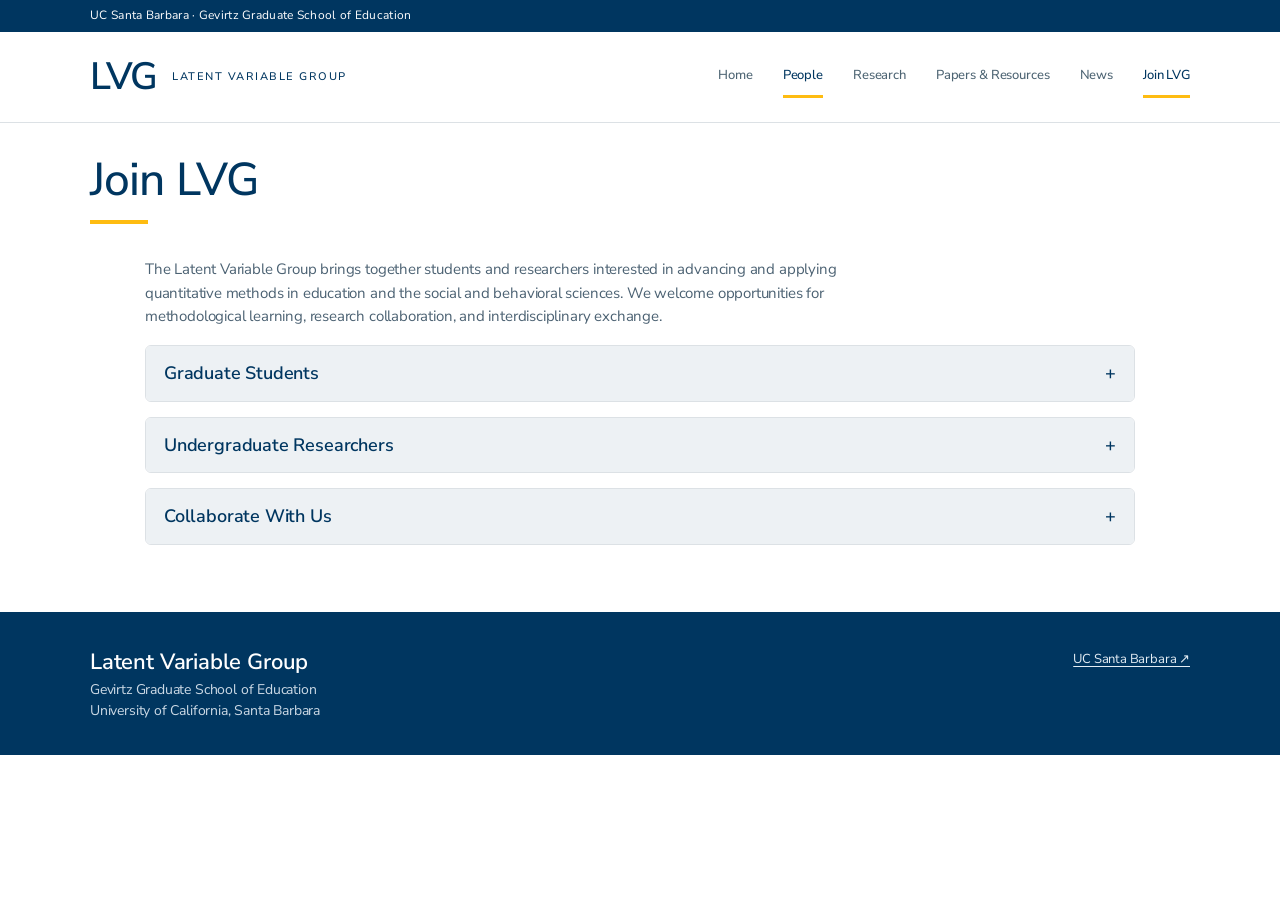
<file: join.html>
<!DOCTYPE html>

<html lang="en"><head><meta charset="utf-8"/><meta content="width=device-width,initial-scale=1" name="viewport"/><meta content="Meet the Latent Variable Group at UC Santa Barbara." name="description"/><title>Join LVG | Latent Variable Group · UC Santa Barbara</title><link href="https://fonts.googleapis.com" rel="preconnect"/><link crossorigin="" href="https://fonts.gstatic.com" rel="preconnect"/><style>
:root{--navy:#003660;--gold:#FEBC11;--ink:#233849;--muted:#61707c;--border:#dce1e5;--cream:#f6f8fa}*{box-sizing:border-box}html{scroll-behavior:smooth}body{margin:0;color:var(--ink);font-family:'Inter',Arial,sans-serif;font-size:16px;line-height:1.65;background:#fff}a{color:inherit}.wrap{max-width:1160px;margin:auto;padding:0 30px}.skip{position:absolute;left:-9999px}.skip:focus{left:12px;top:12px;z-index:99;background:#fff;padding:12px}.university{background:var(--navy);color:#fff;font-size:12px;letter-spacing:.025em;padding:7px 0}.university a{text-decoration:underline;text-underline-offset:3px}.site-header{background:#fff;border-bottom:1px solid var(--border);position:sticky;top:0;z-index:10}.header-content{height:90px;display:flex;justify-content:space-between;align-items:center;gap:32px}.brand{text-decoration:none;display:flex;align-items:center;gap:15px;color:var(--navy)}.brandmark{font-size:38px;font-weight:900;letter-spacing:-2px;line-height:1}.gold-dot,.title-period{color:#d29a00}.brand-sub{font-size:11px;font-weight:900;letter-spacing:1.5px;line-height:1.5}.brand-sub small{font-size:9px;letter-spacing:1.6px;color:#738596}nav{display:flex;gap:30px;align-items:center}nav a{text-decoration:none;font-size:14px;font-weight:800;color:#4d6473;padding:10px 0;border-bottom:3px solid transparent}nav a:hover,nav a[aria-current]{color:var(--navy);border-color:var(--gold)}.mobile-menu{display:none}.hero{background:var(--navy);color:#fff;overflow:hidden}.hero-inner{position:relative;min-height:460px;padding-top:72px;padding-bottom:65px}.hero-inner>*:not(.hero-decoration){position:relative;z-index:2}.eyebrow,.kicker{font-weight:900;font-size:12px;letter-spacing:2px;color:#bf8d00;margin:0 0 22px}.hero .eyebrow{color:var(--gold)}.gold-line{display:inline-block;width:28px;height:3px;vertical-align:middle;background:var(--gold);margin-right:11px}h1,h2,h3,p{margin-top:0}h1{font-size:clamp(47px,6vw,76px);line-height:1.1;letter-spacing:-2px;max-width:760px;margin-bottom:24px;font-weight:900}h1 em{font-style:normal;color:var(--gold)}.hero-intro{max-width:620px;font-size:18px;line-height:1.75;color:#e2edf6}.hero-link{display:inline-block;margin-top:20px;text-decoration:none;border-bottom:2px solid var(--gold);padding-bottom:6px;font-weight:900}.hero-link span{margin-left:22px}.hero-decoration{position:absolute;right:-110px;top:0;opacity:.18;width:590px;height:520px}.ring{position:absolute;border:1px solid #fff;border-radius:50%;width:480px;height:480px;top:15px;right:-30px}.r2{width:340px;height:340px;top:84px;right:40px}.r3{width:200px;height:200px;top:154px;right:110px}.section{padding:92px 0}.section-top{display:flex;align-items:end;justify-content:space-between;gap:45px;margin-bottom:37px}h2{font-size:clamp(31px,3.5vw,45px);line-height:1.2;letter-spacing:-1.4px;color:var(--navy);font-weight:900;margin:0}.section-note{max-width:340px;color:var(--muted);font-size:15px;margin:0}.director-card{display:grid;grid-template-columns:350px 1fr;border:1px solid var(--border);border-radius:12px;overflow:hidden;box-shadow:0 12px 34px rgba(0,54,96,.065)}.director-image{background:#e2e7eb;min-height:425px}.director-image img{height:100%;width:100%;object-fit:cover;object-position:center}.director-info{padding:44px 53px}.director-info .muted{color:#9c7512}.director-info h3{font-size:35px;line-height:1.15;color:var(--navy);font-weight:900;letter-spacing:-1px;margin:0 0 14px}.credentials{font-weight:800;color:#46586a;margin-bottom:20px}.director-info>p:not(.credentials):not(.eyebrow){color:#5d6871;font-size:15px;line-height:1.7}.tags{display:flex;gap:8px;flex-wrap:wrap;margin-top:21px}.tags span{border:1px solid #d6e0e8;color:var(--navy);background:#f3f7fa;padding:5px 10px;border-radius:50px;font-size:11px;font-weight:800}.team{background:var(--cream)}.roster-alert{background:#fff9e8;border-left:3px solid var(--gold);padding:12px 16px;font-size:13px;color:#6b5b30;margin:0 0 24px}.cards{display:grid;grid-template-columns:repeat(3,minmax(0,1fr));gap:23px}.person{background:#fff;border:1px solid #e4e9ed;border-radius:10px;overflow:hidden;transition:transform .2s,box-shadow .2s}.person:hover{transform:translateY(-3px);box-shadow:0 10px 25px rgba(0,54,96,.08)}.person-photo{height:240px;background:#dce5ec;overflow:hidden}.person-photo img{width:100%;height:100%;object-fit:cover;object-position:center 24%}.photo-fallback{display:grid;place-items:center;background:linear-gradient(135deg,#dfe9f0,#f1f5f8);color:#7893a7;font-size:70px;font-weight:900;letter-spacing:-4px}.person-info{padding:24px}.person-role{display:block;font-size:10px;font-weight:900;letter-spacing:1.25px;color:#98700e;margin-bottom:9px}.person h3{font-size:20px;line-height:1.3;color:var(--navy);margin:0 0 10px}.person p{font-size:14px;color:#5a6874;line-height:1.6;margin:0}.text-link{font-size:13px;font-weight:800;display:inline-block;margin-top:12px;color:var(--navy)}.alumni-layout{display:grid;grid-template-columns:1fr 1.25fr;gap:70px}.alumni-layout>div>p:last-child{max-width:400px;color:var(--muted);margin-top:20px}.alumni-lists{display:grid;grid-template-columns:1fr 1fr;gap:24px}.alumni-lists h3{color:var(--navy);border-bottom:3px solid var(--gold);padding-bottom:12px;font-size:18px}.alumni-lists ul{list-style:none;padding:0;margin:0}.alumni-lists li{padding:8px 0;border-bottom:1px solid #edf0f2;font-size:14px}.cta{background:#eaf1f5;padding:72px 0}.cta .kicker{margin-bottom:14px}.cta h2{max-width:700px}.cta-btn{display:inline-flex;gap:45px;align-items:center;background:var(--navy);color:#fff;padding:13px 22px;margin-top:25px;border-radius:4px;text-decoration:none;font-size:14px;font-weight:900}.cta-btn:hover{background:#07558d}footer{background:var(--navy);color:#fff;padding:50px 0 20px}.footer-content{display:flex;justify-content:space-between;gap:25px}.footer-content strong{font-size:22px}.footer-content p{color:#cbd9e5;font-size:14px}.footer-content a{font-size:13px;line-height:2;color:#e4eef5}.footer-bottom{border-top:1px solid #436786;padding-top:16px;margin-top:30px;font-size:11px;color:#bed0df}@media(max-width:850px){.director-card{grid-template-columns:280px 1fr}.director-info{padding:30px}.cards{grid-template-columns:repeat(2,minmax(0,1fr))}.alumni-layout{gap:32px}.mobile-menu{display:block;border:1px solid #cad7e1;background:white;border-radius:4px;padding:8px 12px;color:var(--navy);font-weight:800}nav{display:none;position:absolute;top:90px;left:0;right:0;background:#fff;padding:20px 30px;box-shadow:0 9px 18px #0002;flex-direction:column;align-items:stretch;gap:4px}nav.show{display:flex}}@media(max-width:600px){.wrap{padding:0 20px}.header-content{height:74px}.brandmark{font-size:32px}.brand-sub{font-size:9px}.hero-inner{min-height:0;padding-top:58px;padding-bottom:62px}.hero-intro{font-size:16px}.hero-decoration{right:-350px}.section{padding:60px 0}.section-top{display:block}.section-note{margin-top:16px}.director-card{grid-template-columns:1fr}.director-image{min-height:0;height:320px}.director-info{padding:27px}.director-info h3{font-size:30px}.cards{grid-template-columns:1fr}.person-photo{height:280px}.alumni-layout,.alumni-lists{grid-template-columns:1fr}.footer-content{display:block}nav{top:74px}}


/* Minimal academic version */
.simple-page-title{padding:65px 0 22px;background:#fff}.simple-page-title h1{color:#003660;font-size:clamp(36px,5vw,55px);font-weight:800;margin:0 0 15px;letter-spacing:-1.5px}.simple-underline{height:4px;width:58px;background:#FEBC11}.section{padding:48px 0 68px}.section-top{margin-bottom:26px}.section-top h2{font-size:clamp(27px,3vw,35px);letter-spacing:-.6px}.director-card{box-shadow:none}.director-info{padding:35px 43px}.director-info h3{font-size:30px}.director-image{min-height:380px}.person:hover{transform:none;box-shadow:0 5px 14px rgba(0,54,96,.04)}.person-photo{height:220px}.person-info{padding:20px}.alumni-layout{gap:35px}.alumni-lists h3{font-size:17px}footer{padding-top:34px}.roster-alert{background:#fbfcfd;border-left-color:#d6b45e;color:#66757f}@media(max-width:600px){.simple-page-title{padding:42px 0 12px}.section{padding:36px 0 50px}.director-info{padding:25px}.director-image{height:300px;min-height:0}}

/* Refined typographic weights: a lighter, more understated academic appearance. */
body{font-weight:400}
.brandmark{font-weight:600;letter-spacing:-1.3px}
.brand-sub{font-weight:600}
nav a{font-weight:600}
.simple-page-title h1{font-weight:600;letter-spacing:-.9px}
h2,.section-top h2{font-weight:600;letter-spacing:-.5px}
.director-info h3{font-weight:600;letter-spacing:-.4px}
.person h3{font-weight:600}
.credentials{font-weight:500}
.person-role,.eyebrow,.kicker{font-weight:600}
.tags span,.text-link{font-weight:600}
.alumni-lists h3{font-weight:600}
.footer-content strong{font-weight:600}


/* Shared minimalist page layouts */
.content-section{padding:40px 0 72px}.content-section.alt{background:#f6f8fa}.lede{max-width:760px;font-size:17px;color:#4c6273;line-height:1.85;margin:0 0 25px}.content-grid{display:grid;grid-template-columns:repeat(2,minmax(0,1fr));gap:22px;margin-top:25px}.feature-card{border:1px solid var(--border);border-radius:9px;padding:28px 30px;background:#fff}.feature-card h2,.feature-card h3{font-size:22px;letter-spacing:-.3px;font-weight:600;color:var(--navy);margin:0 0 12px}.feature-card p{color:#586c7b;margin:0;font-size:15px}.feature-card a{color:#003660;text-underline-offset:3px}.pubs{max-width:920px;list-style:none;margin:0;padding:0}.pubs li{padding:13px 0;border-bottom:1px solid var(--border);font-size:15px;line-height:1.7}.category{margin:16px 0 20px;color:var(--navy);font-size:25px;font-weight:600}.news-list{max-width:950px}.news-item{border-bottom:1px solid var(--border);padding:20px 0}.news-item h2{font-weight:600;color:var(--navy);font-size:19px;margin:0 0 7px}.news-item p{margin:0;color:#556977;font-size:15px}.home-image{width:100%;max-height:320px;object-fit:cover;border-radius:8px}.small-note{color:#647583;font-size:13px}.home-section{padding-top:42px}.site-header nav a{font-weight:500}.brand-sub{font-weight:500}.simple-page-title h1{font-weight:500}.footer-content a{text-decoration:underline;text-underline-offset:3px}@media(max-width:700px){.content-grid{grid-template-columns:1fr}.feature-card{padding:24px}.content-section{padding:24px 0 55px}}
/* Consistent researcher cards: equal card heights and uncropped portraits. */
.cards{align-items:stretch}
.person{display:flex;flex-direction:column;height:100%}
.person-photo{height:300px;flex:0 0 300px;background:#eef2f4;display:flex;align-items:center;justify-content:center}
.person-photo img{width:100%;height:100%;object-fit:contain;object-position:center center;background:#eef2f4}
.person-info{flex:1;display:flex;flex-direction:column}
.person-info p{flex:1}
@media(max-width:600px){.person-photo{height:300px;flex-basis:300px}}

.alumni-heading{color:var(--navy);border-bottom:2px solid var(--gold);padding-bottom:9px;font-size:18px;font-weight:600;margin:0 0 12px}.alumni-lists ul{list-style:none;padding:0;margin:0}.alumni-lists li{padding:7px 0;border-bottom:1px solid #edf0f2;font-size:14px}.affiliate-inline{display:grid;grid-template-columns:repeat(2,minmax(0,1fr));gap:0 24px;list-style:none;padding:0;margin:0}.affiliate-inline li{padding:7px 0;border-bottom:1px solid #edf0f2;font-size:14px}@media(max-width:600px){.affiliate-inline{grid-template-columns:1fr}}

/* Site-wide compact typography: smaller type, tighter rhythm, consistent page density. */
html{font-size:15px}body{font-size:15px;line-height:1.48;letter-spacing:-.012em}p,li{line-height:1.5}h1,h2,h3{line-height:1.16;letter-spacing:-.025em}nav a,.links a{font-size:13px;letter-spacing:-.01em}.simple-page-title{padding-top:45px;padding-bottom:16px}.simple-page-title h1{font-size:clamp(32px,4vw,46px);line-height:1.1}.content-section{padding-top:24px;padding-bottom:52px}.lede{font-size:15px;line-height:1.55;margin-bottom:17px}.news-item{padding:15px 0}.news-item h2{font-size:18px;margin-bottom:5px}.news-item p,.pubs li,.feature-card p{font-size:14px;line-height:1.5}.pubs li{padding:9px 0}.category{font-size:22px;margin:14px 0 13px}.feature-card{padding:21px 24px}.section{padding-top:62px;padding-bottom:54px}.section-top{margin-bottom:26px}.section-top h2{font-size:clamp(27px,3vw,36px)}.person-info{padding:18px}.person h3{font-size:18px;margin-bottom:7px}.person p{font-size:13px;line-height:1.5}.small-note{font-size:12px}.body-content{padding-top:67px;padding-bottom:42px;gap:55px}.body-content h2{font-size:32px}.copy p{font-size:15px;line-height:1.52;margin-bottom:12px}.intro{font-size:16px;line-height:1.58}.hero{padding-top:55px;padding-bottom:86px}.hero h1{font-size:clamp(43px,5vw,68px)}.places{padding-bottom:70px}.place{padding:22px}.bookdown-feature{padding-bottom:48px}.bookdown-feature-inner{padding:27px 32px}.bookdown-highlight{padding:23px 27px;margin-bottom:30px}.bookdown-highlight h2{font-size:23px}.bookdown-highlight p{line-height:1.5}@media(max-width:700px){.content-section{padding-top:20px;padding-bottom:44px}.feature-card{padding:19px}.body-content{padding-top:54px;gap:30px}.bookdown-feature-inner{padding:23px}}

/* A more modest director portrait, without changing researcher cards. */
.director-card{grid-template-columns:220px minmax(0,1fr)}
.director-image{min-height:0;height:270px}
.director-image img{object-fit:cover;object-position:center 24%}
@media(max-width:700px){.director-card{grid-template-columns:1fr}.director-image{height:240px}.director-image img{object-fit:contain;background:#e2e7eb}}

/* People page: compact title-to-profile spacing and fitted director portrait. */
.simple-page-title{padding-top:32px;padding-bottom:10px}
.director.section{padding-top:20px;padding-bottom:52px}
.director .section-top{margin-bottom:18px}
.director-card{grid-template-columns:220px minmax(0,1fr);align-items:start;border:0;border-radius:0;box-shadow:none;overflow:visible;gap:28px}
.director-image{width:220px;height:270px;min-height:0;border:1px solid var(--border);border-radius:9px;overflow:hidden;align-self:start}
.director-image img{display:block;width:100%;height:100%;object-fit:cover;object-position:center 24%}
.director-info{padding:0;min-width:0}
@media(max-width:700px){.director-card{grid-template-columns:1fr;gap:20px}.director-image{width:220px;height:270px}.director-image img{object-fit:cover}.director.section{padding-top:16px}.director-info{padding:0}}
.alumni-lists a{color:inherit;text-decoration:none}.alumni-lists a:hover,.alumni-lists a:focus-visible{color:var(--navy);text-decoration:underline;text-underline-offset:3px}

.person h3 a{color:inherit;text-decoration:none}.person h3 a:hover,.person h3 a:focus-visible{text-decoration:underline;text-underline-offset:3px}
.person-photo img{object-fit:cover;object-position:center 22%}

/* Show complete portraits; letterboxing is preferable to cropping faces. */
.person-photo{background:#f0f3f5}
.person-photo img{display:block;width:100%;height:100%;object-fit:contain;object-position:center center;background:#f0f3f5}

/* Make linked alumni and affiliate names visually identifiable. */
.alumni-lists a,.affiliate-inline a{text-decoration:underline;text-underline-offset:3px;text-decoration-thickness:1px}
.alumni-lists a:hover,.affiliate-inline a:hover{text-decoration-thickness:2px}
.join-container{max-width:1050px}.join-section{border:1px solid var(--border);border-radius:6px;margin:15px 0;overflow:hidden}.join-section summary{cursor:pointer;background:#edf1f4;color:var(--navy);font-weight:600;font-size:18px;padding:14px 18px;list-style:none}.join-section summary::-webkit-details-marker{display:none}.join-section summary::after{content:"+";float:right}.join-section[open] summary::after{content:"−"}.join-section[open] summary{background:#e5edf3}.join-panel{padding:18px 22px 22px}.join-panel p{font-size:14px;line-height:1.65}.join-panel a{color:var(--navy);text-underline-offset:3px}.join-panel h3{font-size:19px;color:var(--navy);margin:25px 0 10px}.join-form{max-width:640px;display:flex;flex-direction:column;gap:7px}.join-form label{font-size:13px;font-weight:600;margin-top:11px}.join-form input,.join-form textarea{width:100%;padding:11px 12px;border:1px solid #b9c6d0;border-radius:4px;font:inherit;font-size:14px;background:#fff}.join-form input:focus,.join-form textarea:focus{outline:2px solid #d7a210;outline-offset:2px}.join-form button{align-self:flex-start;margin-top:14px;background:var(--navy);color:#fff;font:inherit;font-size:14px;font-weight:600;padding:12px 19px;border:0;border-radius:4px;cursor:pointer}.join-form button:hover{background:#07558d}.join-privacy{font-size:12px!important;color:#647583;margin-top:16px}@media(max-width:600px){.join-panel{padding:15px}}
.collaboration-photo{display:block;width:100%;max-width:320px;height:auto;border-radius:8px;margin:0 0 18px;border:1px solid var(--border)}
.collaboration-photo{display:block;width:100%;max-width:320px;height:auto;border-radius:8px;margin:0 0 18px;border:1px solid var(--border)}

/* UCSB-recommended web typography: Nunito Sans */
html,body,button,input,textarea,select{font-family:"Nunito Sans",Arial,sans-serif!important;font-style:normal}
h1,h2,h3,h4,h5,h6,nav a,.links a,.id,.join-section summary{font-family:"Nunito Sans",Arial,sans-serif!important;font-style:normal}
</style><!-- Google tag (gtag.js) -->
<script async src="https://www.googletagmanager.com/gtag/js?id=G-KEJH1SLTJ8"></script>
<script>
  window.dataLayer = window.dataLayer || [];
  function gtag(){dataLayer.push(arguments);}
  gtag('js', new Date());
  gtag('config', 'G-KEJH1SLTJ8');
</script>
<link href="https://fonts.googleapis.com/css2?family=Nunito+Sans:wght@300;400;500;600;700;800&display=swap" rel="stylesheet"></head>
<body><a class="skip" href="#main">Skip to content</a><div class="university"><div class="wrap">UC Santa Barbara · Gevirtz Graduate School of Education</div></div>
<header class="site-header"><div class="wrap header-content"><a class="brand" href="index.html"><span class="brandmark">LVG</span><span class="brand-sub">LATENT VARIABLE GROUP</span></a><button aria-controls="main-nav" aria-expanded="false" class="mobile-menu" type="button">Menu <span>☰</span></button><nav aria-label="Main navigation" id="main-nav"><a href="index.html">Home</a><a aria-current="page" href="people.html">People</a><a href="research.html">Research</a><a href="papers-resources.html">Papers &amp; Resources</a><a href="news.html">News</a><a href="join.html" aria-current="page">Join LVG</a></nav></div></header>
<main id="main"><section class="simple-page-title"><div class="wrap"><h1>Join LVG</h1><div class="simple-underline"></div></div></section><section class="content-section"><div class="wrap join-container"><p class="lede">The Latent Variable Group brings together students and researchers interested in advancing and applying quantitative methods in education and the social and behavioral sciences. We welcome opportunities for methodological learning, research collaboration, and interdisciplinary exchange.</p><details class="join-section"><summary>Graduate Students</summary><div class="join-panel"><p><strong>Karen Nylund-Gibson is accepting graduate students for Fall 2027.</strong> LVG welcomes graduate students interested in quantitative methodology, latent variable and mixture modeling, and interdisciplinary research. Students can participate in research discussions, develop methodological expertise, and explore opportunities for collaboration and mentorship.</p><p>Prospective graduate students apply through the relevant <a href="https://education.ucsb.edu/" target="_blank" rel="noopener noreferrer">UCSB graduate program</a>. Participation in LVG is separate from graduate program admission. Prospective students are encouraged to explore our <a href="research.html">research</a> and <a href="people.html">group members</a> before reaching out.</p><h3>Graduate Student Interest Form — Fall 2027</h3><p>Prospective students interested in working with Karen Nylund-Gibson are welcome to introduce themselves using this form. This inquiry is not a graduate admissions application; applicants must also follow UCSB's official admissions process.</p><form class="join-form" action="https://formspree.io/f/mbgdvabj" method="POST"><input type="hidden" name="_subject" value="LVG Fall 2027 Graduate Student Inquiry"><input type="hidden" name="inquiry_type" value="Graduate student — Fall 2027"><label for="grad-name">Full name <span aria-hidden="true">*</span></label><input id="grad-name" type="text" name="name" autocomplete="name" required maxlength="150"><label for="grad-email">Email address <span aria-hidden="true">*</span></label><input id="grad-email" type="email" name="email" autocomplete="email" required maxlength="254"><label for="grad-interest">What research interests you, and why would you like to work with Karen Nylund-Gibson and LVG? <span aria-hidden="true">*</span></label><textarea id="grad-interest" name="message" required rows="6" maxlength="4000" placeholder="Share your research interests, background, and goals for graduate study."></textarea><button type="submit">Submit Graduate Interest Form</button></form><p class="join-privacy">Please do not include sensitive personal information. Submissions are processed by Formspree.</p></div></details><details class="join-section" id="undergraduate"><summary>Undergraduate Researchers</summary><div class="join-panel"><p>We welcome inquiries from motivated UCSB undergraduates interested in learning about quantitative methods and participating in research. Depending on ongoing projects and capacity, opportunities may involve reviewing literature, preparing data, helping with research organization, or supporting applied and methodological projects. Advanced statistical experience is not necessarily required.</p><h3>Undergraduate Research Interest Form</h3><p>If you would like to work with LVG, please tell us a little about yourself. Submitting this form expresses interest but does not guarantee an available position. Your information will be sent through Formspree to the group director.</p><form class="join-form" action="https://formspree.io/f/mbgdvabj" method="POST"><input type="hidden" name="_subject" value="LVG Undergraduate Research Interest"><input type="hidden" name="inquiry_type" value="Undergraduate researcher"><label for="student-name">Full name <span aria-hidden="true">*</span></label><input id="student-name" type="text" name="name" autocomplete="name" required maxlength="150"><label for="student-email">Email address <span aria-hidden="true">*</span></label><input id="student-email" type="email" name="email" autocomplete="email" required maxlength="254"><label for="student-message">Why are you interested in working with the Latent Variable Group? <span aria-hidden="true">*</span></label><textarea id="student-message" name="message" required rows="6" maxlength="4000" placeholder="Tell us about your interests, relevant experiences, and what you hope to learn."></textarea><button type="submit">Submit Interest Form</button></form><p class="join-privacy">Please do not include sensitive personal information in your response. Submissions are processed by Formspree.</p></div></details><details class="join-section"><summary>Collaborate With Us</summary><div class="join-panel"><img src="images/lvg-collaboration-new.jpg" alt="A group of seven researchers and colleagues smiling together outdoors at a conference" class="collaboration-photo" loading="lazy" width="220" height="134"><p>We welcome collaborations with researchers at UCSB and other institutions. Our group is especially interested in methodological and applied questions involving latent variable and mixture models, longitudinal analysis, and statistical methods in education and the social and behavioral sciences.</p><p>If you are interested in presenting your research at an LVG meeting, discussing a methodological challenge, or exploring a collaboration, please contact <a href="mailto:knylund@education.ucsb.edu">knylund@education.ucsb.edu</a>.</p></div></details></div></section></main>
<footer><div class="wrap footer-content"><div><strong>Latent Variable Group</strong><p>Gevirtz Graduate School of Education<br/>University of California, Santa Barbara</p></div><div><a href="https://www.ucsb.edu/">UC Santa Barbara ↗</a></div></div></footer>
<script>const b=document.querySelector('.mobile-menu'),n=document.querySelector('#main-nav');b.addEventListener('click',()=>{const open=b.getAttribute('aria-expanded')==='true';b.setAttribute('aria-expanded',String(!open));n.classList.toggle('show',!open)});</script></body></html>
</file>
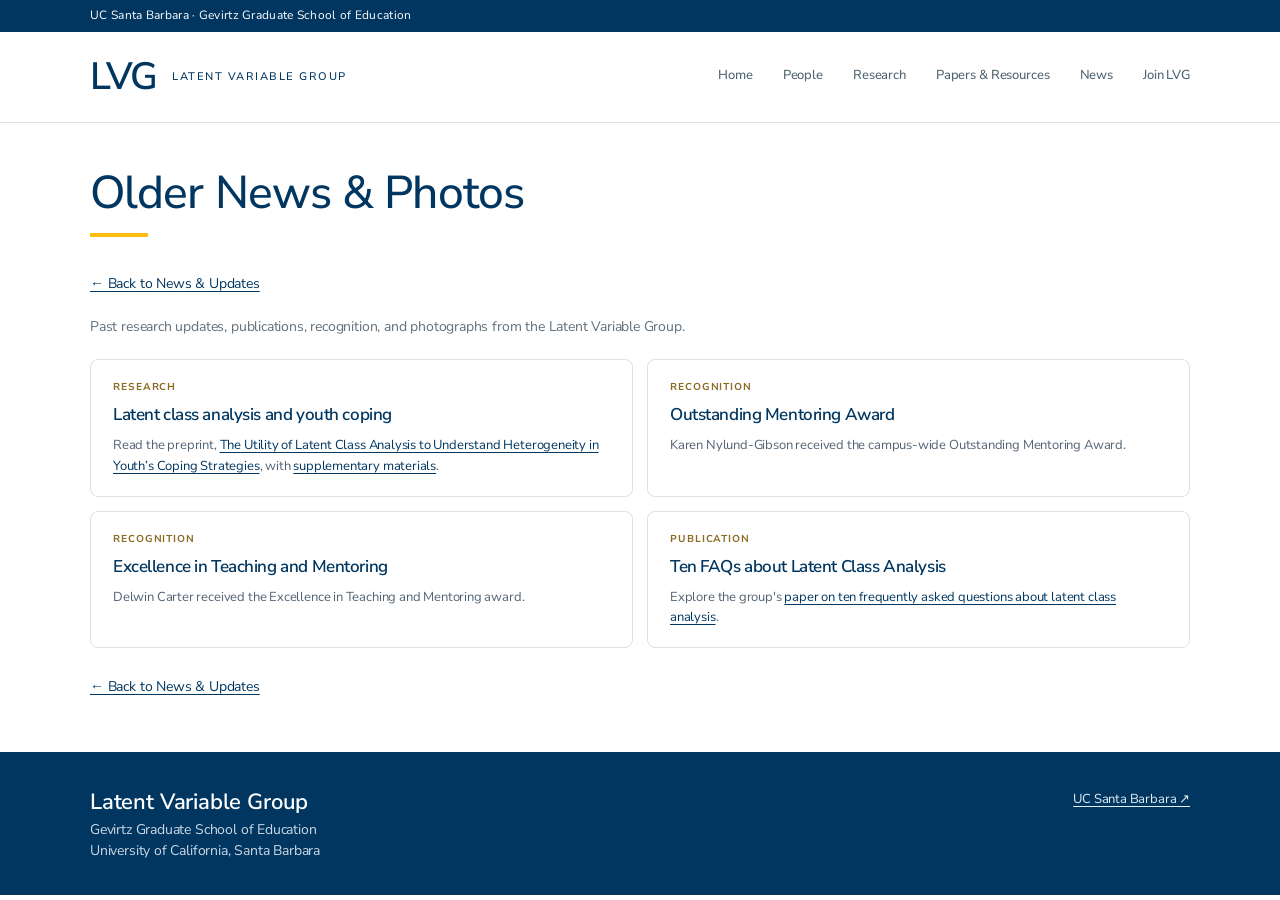
<file: news-archive.html>
<!doctype html><html lang="en"><head><meta charset="utf-8"><meta name="viewport" content="width=device-width, initial-scale=1"><link rel="preconnect" href="https://fonts.googleapis.com"><link rel="preconnect" href="https://fonts.gstatic.com" crossorigin><title>Older News &amp; Photos | Latent Variable Group</title><style>
:root{--navy:#003660;--gold:#FEBC11;--ink:#233849;--muted:#61707c;--border:#dce1e5;--cream:#f6f8fa}*{box-sizing:border-box}html{scroll-behavior:smooth}body{margin:0;color:var(--ink);font-family:'Inter',Arial,sans-serif;font-size:16px;line-height:1.65;background:#fff}a{color:inherit}.wrap{max-width:1160px;margin:auto;padding:0 30px}.skip{position:absolute;left:-9999px}.skip:focus{left:12px;top:12px;z-index:99;background:#fff;padding:12px}.university{background:var(--navy);color:#fff;font-size:12px;letter-spacing:.025em;padding:7px 0}.university a{text-decoration:underline;text-underline-offset:3px}.site-header{background:#fff;border-bottom:1px solid var(--border);position:sticky;top:0;z-index:10}.header-content{height:90px;display:flex;justify-content:space-between;align-items:center;gap:32px}.brand{text-decoration:none;display:flex;align-items:center;gap:15px;color:var(--navy)}.brandmark{font-size:38px;font-weight:900;letter-spacing:-2px;line-height:1}.gold-dot,.title-period{color:#d29a00}.brand-sub{font-size:11px;font-weight:900;letter-spacing:1.5px;line-height:1.5}.brand-sub small{font-size:9px;letter-spacing:1.6px;color:#738596}nav{display:flex;gap:30px;align-items:center}nav a{text-decoration:none;font-size:14px;font-weight:800;color:#4d6473;padding:10px 0;border-bottom:3px solid transparent}nav a:hover,nav a[aria-current]{color:var(--navy);border-color:var(--gold)}.mobile-menu{display:none}.hero{background:var(--navy);color:#fff;overflow:hidden}.hero-inner{position:relative;min-height:460px;padding-top:72px;padding-bottom:65px}.hero-inner>*:not(.hero-decoration){position:relative;z-index:2}.eyebrow,.kicker{font-weight:900;font-size:12px;letter-spacing:2px;color:#bf8d00;margin:0 0 22px}.hero .eyebrow{color:var(--gold)}.gold-line{display:inline-block;width:28px;height:3px;vertical-align:middle;background:var(--gold);margin-right:11px}h1,h2,h3,p{margin-top:0}h1{font-size:clamp(47px,6vw,76px);line-height:1.1;letter-spacing:-2px;max-width:760px;margin-bottom:24px;font-weight:900}h1 em{font-style:normal;color:var(--gold)}.hero-intro{max-width:620px;font-size:18px;line-height:1.75;color:#e2edf6}.hero-link{display:inline-block;margin-top:20px;text-decoration:none;border-bottom:2px solid var(--gold);padding-bottom:6px;font-weight:900}.hero-link span{margin-left:22px}.hero-decoration{position:absolute;right:-110px;top:0;opacity:.18;width:590px;height:520px}.ring{position:absolute;border:1px solid #fff;border-radius:50%;width:480px;height:480px;top:15px;right:-30px}.r2{width:340px;height:340px;top:84px;right:40px}.r3{width:200px;height:200px;top:154px;right:110px}.section{padding:92px 0}.section-top{display:flex;align-items:end;justify-content:space-between;gap:45px;margin-bottom:37px}h2{font-size:clamp(31px,3.5vw,45px);line-height:1.2;letter-spacing:-1.4px;color:var(--navy);font-weight:900;margin:0}.section-note{max-width:340px;color:var(--muted);font-size:15px;margin:0}.director-card{display:grid;grid-template-columns:350px 1fr;border:1px solid var(--border);border-radius:12px;overflow:hidden;box-shadow:0 12px 34px rgba(0,54,96,.065)}.director-image{background:#e2e7eb;min-height:425px}.director-image img{height:100%;width:100%;object-fit:cover;object-position:center}.director-info{padding:44px 53px}.director-info .muted{color:#9c7512}.director-info h3{font-size:35px;line-height:1.15;color:var(--navy);font-weight:900;letter-spacing:-1px;margin:0 0 14px}.credentials{font-weight:800;color:#46586a;margin-bottom:20px}.director-info>p:not(.credentials):not(.eyebrow){color:#5d6871;font-size:15px;line-height:1.7}.tags{display:flex;gap:8px;flex-wrap:wrap;margin-top:21px}.tags span{border:1px solid #d6e0e8;color:var(--navy);background:#f3f7fa;padding:5px 10px;border-radius:50px;font-size:11px;font-weight:800}.team{background:var(--cream)}.roster-alert{background:#fff9e8;border-left:3px solid var(--gold);padding:12px 16px;font-size:13px;color:#6b5b30;margin:0 0 24px}.cards{display:grid;grid-template-columns:repeat(3,minmax(0,1fr));gap:23px}.person{background:#fff;border:1px solid #e4e9ed;border-radius:10px;overflow:hidden;transition:transform .2s,box-shadow .2s}.person:hover{transform:translateY(-3px);box-shadow:0 10px 25px rgba(0,54,96,.08)}.person-photo{height:240px;background:#dce5ec;overflow:hidden}.person-photo img{width:100%;height:100%;object-fit:cover;object-position:center 24%}.photo-fallback{display:grid;place-items:center;background:linear-gradient(135deg,#dfe9f0,#f1f5f8);color:#7893a7;font-size:70px;font-weight:900;letter-spacing:-4px}.person-info{padding:24px}.person-role{display:block;font-size:10px;font-weight:900;letter-spacing:1.25px;color:#98700e;margin-bottom:9px}.person h3{font-size:20px;line-height:1.3;color:var(--navy);margin:0 0 10px}.person p{font-size:14px;color:#5a6874;line-height:1.6;margin:0}.text-link{font-size:13px;font-weight:800;display:inline-block;margin-top:12px;color:var(--navy)}.alumni-layout{display:grid;grid-template-columns:1fr 1.25fr;gap:70px}.alumni-layout>div>p:last-child{max-width:400px;color:var(--muted);margin-top:20px}.alumni-lists{display:grid;grid-template-columns:1fr 1fr;gap:24px}.alumni-lists h3{color:var(--navy);border-bottom:3px solid var(--gold);padding-bottom:12px;font-size:18px}.alumni-lists ul{list-style:none;padding:0;margin:0}.alumni-lists li{padding:8px 0;border-bottom:1px solid #edf0f2;font-size:14px}.cta{background:#eaf1f5;padding:72px 0}.cta .kicker{margin-bottom:14px}.cta h2{max-width:700px}.cta-btn{display:inline-flex;gap:45px;align-items:center;background:var(--navy);color:#fff;padding:13px 22px;margin-top:25px;border-radius:4px;text-decoration:none;font-size:14px;font-weight:900}.cta-btn:hover{background:#07558d}footer{background:var(--navy);color:#fff;padding:50px 0 20px}.footer-content{display:flex;justify-content:space-between;gap:25px}.footer-content strong{font-size:22px}.footer-content p{color:#cbd9e5;font-size:14px}.footer-content a{font-size:13px;line-height:2;color:#e4eef5}.footer-bottom{border-top:1px solid #436786;padding-top:16px;margin-top:30px;font-size:11px;color:#bed0df}@media(max-width:850px){.director-card{grid-template-columns:280px 1fr}.director-info{padding:30px}.cards{grid-template-columns:repeat(2,minmax(0,1fr))}.alumni-layout{gap:32px}.mobile-menu{display:block;border:1px solid #cad7e1;background:white;border-radius:4px;padding:8px 12px;color:var(--navy);font-weight:800}nav{display:none;position:absolute;top:90px;left:0;right:0;background:#fff;padding:20px 30px;box-shadow:0 9px 18px #0002;flex-direction:column;align-items:stretch;gap:4px}nav.show{display:flex}}@media(max-width:600px){.wrap{padding:0 20px}.header-content{height:74px}.brandmark{font-size:32px}.brand-sub{font-size:9px}.hero-inner{min-height:0;padding-top:58px;padding-bottom:62px}.hero-intro{font-size:16px}.hero-decoration{right:-350px}.section{padding:60px 0}.section-top{display:block}.section-note{margin-top:16px}.director-card{grid-template-columns:1fr}.director-image{min-height:0;height:320px}.director-info{padding:27px}.director-info h3{font-size:30px}.cards{grid-template-columns:1fr}.person-photo{height:280px}.alumni-layout,.alumni-lists{grid-template-columns:1fr}.footer-content{display:block}nav{top:74px}}


/* Minimal academic version */
.simple-page-title{padding:65px 0 22px;background:#fff}.simple-page-title h1{color:#003660;font-size:clamp(36px,5vw,55px);font-weight:800;margin:0 0 15px;letter-spacing:-1.5px}.simple-underline{height:4px;width:58px;background:#FEBC11}.section{padding:48px 0 68px}.section-top{margin-bottom:26px}.section-top h2{font-size:clamp(27px,3vw,35px);letter-spacing:-.6px}.director-card{box-shadow:none}.director-info{padding:35px 43px}.director-info h3{font-size:30px}.director-image{min-height:380px}.person:hover{transform:none;box-shadow:0 5px 14px rgba(0,54,96,.04)}.person-photo{height:220px}.person-info{padding:20px}.alumni-layout{gap:35px}.alumni-lists h3{font-size:17px}footer{padding-top:34px}.roster-alert{background:#fbfcfd;border-left-color:#d6b45e;color:#66757f}@media(max-width:600px){.simple-page-title{padding:42px 0 12px}.section{padding:36px 0 50px}.director-info{padding:25px}.director-image{height:300px;min-height:0}}

/* Refined typographic weights: a lighter, more understated academic appearance. */
body{font-weight:400}
.brandmark{font-weight:600;letter-spacing:-1.3px}
.brand-sub{font-weight:600}
nav a{font-weight:600}
.simple-page-title h1{font-weight:600;letter-spacing:-.9px}
h2,.section-top h2{font-weight:600;letter-spacing:-.5px}
.director-info h3{font-weight:600;letter-spacing:-.4px}
.person h3{font-weight:600}
.credentials{font-weight:500}
.person-role,.eyebrow,.kicker{font-weight:600}
.tags span,.text-link{font-weight:600}
.alumni-lists h3{font-weight:600}
.footer-content strong{font-weight:600}


/* Shared minimalist page layouts */
.content-section{padding:40px 0 72px}.content-section.alt{background:#f6f8fa}.lede{max-width:760px;font-size:17px;color:#4c6273;line-height:1.85;margin:0 0 25px}.content-grid{display:grid;grid-template-columns:repeat(2,minmax(0,1fr));gap:22px;margin-top:25px}.feature-card{border:1px solid var(--border);border-radius:9px;padding:28px 30px;background:#fff}.feature-card h2,.feature-card h3{font-size:22px;letter-spacing:-.3px;font-weight:600;color:var(--navy);margin:0 0 12px}.feature-card p{color:#586c7b;margin:0;font-size:15px}.feature-card a{color:#003660;text-underline-offset:3px}.pubs{max-width:920px;list-style:none;margin:0;padding:0}.pubs li{padding:13px 0;border-bottom:1px solid var(--border);font-size:15px;line-height:1.7}.category{margin:16px 0 20px;color:var(--navy);font-size:25px;font-weight:600}.news-list{max-width:950px}.news-item{border-bottom:1px solid var(--border);padding:20px 0}.news-item h2{font-weight:600;color:var(--navy);font-size:19px;margin:0 0 7px}.news-item p{margin:0;color:#556977;font-size:15px}.home-image{width:100%;max-height:320px;object-fit:cover;border-radius:8px}.small-note{color:#647583;font-size:13px}.home-section{padding-top:42px}.site-header nav a{font-weight:500}.brand-sub{font-weight:500}.simple-page-title h1{font-weight:500}.footer-content a{text-decoration:underline;text-underline-offset:3px}@media(max-width:700px){.content-grid{grid-template-columns:1fr}.feature-card{padding:24px}.content-section{padding:24px 0 55px}}
/* Site-wide compact typography: smaller type, tighter rhythm, consistent page density. */
html{font-size:15px}body{font-size:15px;line-height:1.48;letter-spacing:-.012em}p,li{line-height:1.5}h1,h2,h3{line-height:1.16;letter-spacing:-.025em}nav a,.links a{font-size:13px;letter-spacing:-.01em}.simple-page-title{padding-top:45px;padding-bottom:16px}.simple-page-title h1{font-size:clamp(32px,4vw,46px);line-height:1.1}.content-section{padding-top:24px;padding-bottom:52px}.lede{font-size:15px;line-height:1.55;margin-bottom:17px}.news-item{padding:15px 0}.news-item h2{font-size:18px;margin-bottom:5px}.news-item p,.pubs li,.feature-card p{font-size:14px;line-height:1.5}.pubs li{padding:9px 0}.category{font-size:22px;margin:14px 0 13px}.feature-card{padding:21px 24px}.section{padding-top:62px;padding-bottom:54px}.section-top{margin-bottom:26px}.section-top h2{font-size:clamp(27px,3vw,36px)}.person-info{padding:18px}.person h3{font-size:18px;margin-bottom:7px}.person p{font-size:13px;line-height:1.5}.small-note{font-size:12px}.body-content{padding-top:67px;padding-bottom:42px;gap:55px}.body-content h2{font-size:32px}.copy p{font-size:15px;line-height:1.52;margin-bottom:12px}.intro{font-size:16px;line-height:1.58}.hero{padding-top:55px;padding-bottom:86px}.hero h1{font-size:clamp(43px,5vw,68px)}.places{padding-bottom:70px}.place{padding:22px}.bookdown-feature{padding-bottom:48px}.bookdown-feature-inner{padding:27px 32px}.bookdown-highlight{padding:23px 27px;margin-bottom:30px}.bookdown-highlight h2{font-size:23px}.bookdown-highlight p{line-height:1.5}@media(max-width:700px){.content-section{padding-top:20px;padding-bottom:44px}.feature-card{padding:19px}.body-content{padding-top:54px;gap:30px}.bookdown-feature-inner{padding:23px}}

/* News: editorial feature plus a flexible announcement card grid. */
.news-main{padding-top:20px;padding-bottom:55px}
.news-intro{font-size:14px;line-height:1.5;color:#61707c;margin:0 0 22px}
.news-feature{border:1px solid var(--border);border-radius:10px;overflow:hidden;background:#fff}
.news-feature-photos{display:grid;grid-template-columns:1fr 1fr;gap:8px;padding:8px;background:#eef2f5}
.news-photo-placeholder{aspect-ratio:4 / 3;display:flex;flex-direction:column;align-items:center;justify-content:center;gap:12px;background:linear-gradient(145deg,#e3eaf0,#f6f8fa);color:#7890a2}
.news-photo-placeholder span{font-size:32px;opacity:.45;line-height:1}
.news-photo-placeholder small{font-size:12px;letter-spacing:.01em}
.news-feature-copy{padding:22px 27px 26px;max-width:920px}
.news-meta{font-size:10px;font-weight:700;letter-spacing:.09em;text-transform:uppercase;color:#8b6b23;margin:0 0 9px}
.news-meta span{color:#b7b7b7;padding:0 4px}
.news-feature-copy h2{font-size:24px;line-height:1.22;font-weight:600;letter-spacing:-.02em;color:var(--navy);margin:0 0 10px}
.news-feature-copy>p:last-child{font-size:14px;line-height:1.55;color:#526474;margin:0}
.news-section-heading{font-size:21px;line-height:1.2;font-weight:600;color:var(--navy);margin:30px 0 14px}
.news-card-grid{display:grid;grid-template-columns:repeat(2,minmax(0,1fr));gap:14px}
.news-card{border:1px solid var(--border);border-radius:8px;padding:20px 22px;background:#fff}
.news-card h3{font-size:17px;font-weight:600;color:var(--navy);line-height:1.3;margin:0 0 9px}
.news-card>p:last-child{font-size:13px;line-height:1.55;color:#526474;margin:0}
.news-card a{color:var(--navy);text-underline-offset:3px}
@media(max-width:700px){.news-card-grid{grid-template-columns:1fr}.news-feature-copy{padding:19px}.news-feature-copy h2{font-size:21px}.news-feature-photos{gap:5px;padding:5px}.news-photo-placeholder small{font-size:10px;text-align:center}.news-main{padding-top:17px}}

.news-photo-slot{position:relative;aspect-ratio:4/3;overflow:hidden}.news-photo-slot img{position:absolute;inset:0;width:100%;height:100%;object-fit:cover;z-index:1}.news-photo-slot img[hidden]{display:none}.news-photo-slot .news-photo-placeholder{width:100%;height:100%}.news-card-photo{margin:-20px -22px 17px;aspect-ratio:16/10;overflow:hidden;background:#f1f4f6}.news-card-photo[hidden]{display:none}.news-card-photo img{display:block;width:100%;height:100%;object-fit:cover;object-position:center 35%}

.aera-feature{margin-top:17px}.aera-talks{margin:5px 0 14px;padding-left:19px;color:#526474;font-size:13.5px;line-height:1.55}.aera-talks li{margin-bottom:7px}.aera-photo-note{font-size:12px!important;color:#87949c!important;font-style:italic;margin-top:13px!important}

/* Full-width photo for AERA symposium announcement */
.news-feature-photos.single-photo{display:block;padding:8px;background:#eef2f5}
.news-feature-photos.single-photo img{display:block;width:100%;height:auto;max-height:480px;object-fit:contain;border-radius:5px;background:#eef2f5}

/* AERA conference and professional development cards */
#aera-symposium .news-card-photo img{object-fit:contain;background:#f1f4f6}
#aera-short-course .news-card-photo img{object-fit:cover;object-position:center 42%}
.news-archive-footer{margin:28px 0 0;font-size:14px}.news-archive-footer a,.news-intro a{color:var(--navy);text-underline-offset:3px}
/* UCSB-recommended web typography: Nunito Sans */
html,body,button,input,textarea,select{font-family:"Nunito Sans",Arial,sans-serif!important;font-style:normal}
h1,h2,h3,h4,h5,h6,nav a,.links a,.id,.join-section summary{font-family:"Nunito Sans",Arial,sans-serif!important;font-style:normal}
</style><!-- Google tag (gtag.js) -->
<script async src="https://www.googletagmanager.com/gtag/js?id=G-KEJH1SLTJ8"></script>
<script>
  window.dataLayer = window.dataLayer || [];
  function gtag(){dataLayer.push(arguments);}
  gtag('js', new Date());
  gtag('config', 'G-KEJH1SLTJ8');
</script>
<link href="https://fonts.googleapis.com/css2?family=Nunito+Sans:wght@300;400;500;600;700;800&display=swap" rel="stylesheet"></head><body><a class="skip" href="#main">Skip to content</a><div class="university"><div class="wrap">UC Santa Barbara · Gevirtz Graduate School of Education</div></div>
<header class="site-header"><div class="wrap header-content"><a class="brand" href="index.html"><span class="brandmark">LVG</span><span class="brand-sub">LATENT VARIABLE GROUP</span></a><button aria-controls="main-nav" aria-expanded="false" class="mobile-menu" type="button">Menu <span>☰</span></button><nav aria-label="Main navigation" id="main-nav"><a href="index.html">Home</a><a href="people.html">People</a><a href="research.html">Research</a><a href="papers-resources.html">Papers &amp; Resources</a><a href="news.html">News</a><a href="join.html">Join LVG</a></nav></div></header><main id="main"><section class="simple-page-title"><div class="wrap"><h1>Older News &amp; Photos</h1><div class="simple-underline"></div></div></section><section class="content-section news-main"><div class="wrap"><p class="news-intro"><a href="news.html">← Back to News &amp; Updates</a></p><p class="news-intro">Past research updates, publications, recognition, and photographs from the Latent Variable Group.</p><div class="news-card-grid"><article class="news-card"><p class="news-meta">RESEARCH</p><h3>Latent class analysis and youth coping</h3><p>Read the preprint, <a href="https://osf.io/t8ver">The Utility of Latent Class Analysis to Understand Heterogeneity in Youth’s Coping Strategies</a>, with <a href="https://osf.io/7gvm3/">supplementary materials</a>.</p></article>
<article class="news-card"><p class="news-meta">RECOGNITION</p><h3>Outstanding Mentoring Award</h3><p>Karen Nylund-Gibson received the campus-wide Outstanding Mentoring Award.</p></article>
<article class="news-card"><p class="news-meta">RECOGNITION</p><h3>Excellence in Teaching and Mentoring</h3><p>Delwin Carter received the Excellence in Teaching and Mentoring award.</p></article>
<article class="news-card"><p class="news-meta">PUBLICATION</p><h3>Ten FAQs about Latent Class Analysis</h3><p>Explore the group's <a href="https://lvgucsb.weebly.com/uploads/4/1/9/6/41962047/10_lca_faqs_tips_in_press.pdf">paper on ten frequently asked questions about latent class analysis</a>.</p></article></div><p class="news-archive-footer"><a href="news.html">← Back to News &amp; Updates</a></p></div></section></main><footer><div class="wrap footer-content"><div><strong>Latent Variable Group</strong><p>Gevirtz Graduate School of Education<br/>University of California, Santa Barbara</p></div><div><a href="https://www.ucsb.edu/">UC Santa Barbara ↗</a></div></div></footer><script>const b=document.querySelector('.mobile-menu'),n=document.querySelector('#main-nav');b.addEventListener('click',()=>{const open=b.getAttribute('aria-expanded')==='true';b.setAttribute('aria-expanded',String(!open));n.classList.toggle('show',!open)});</script></body></html>
</file>
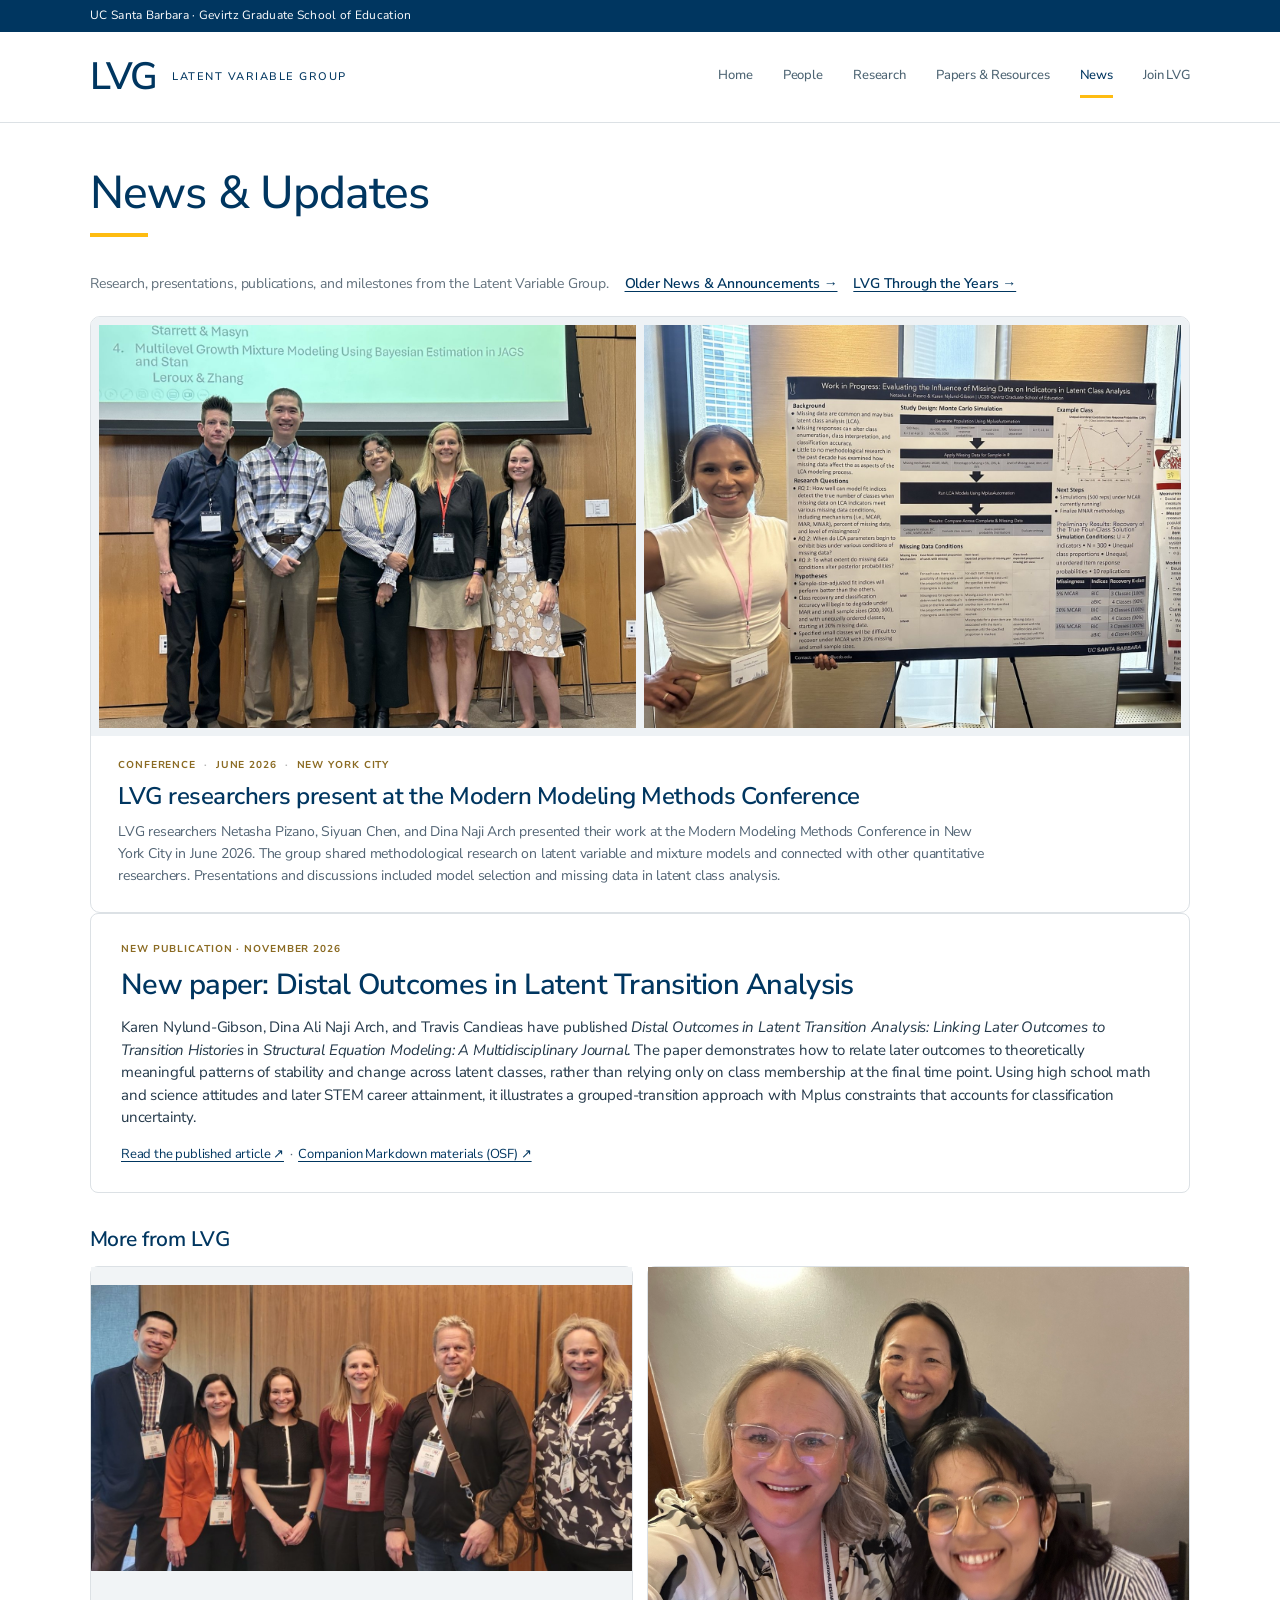
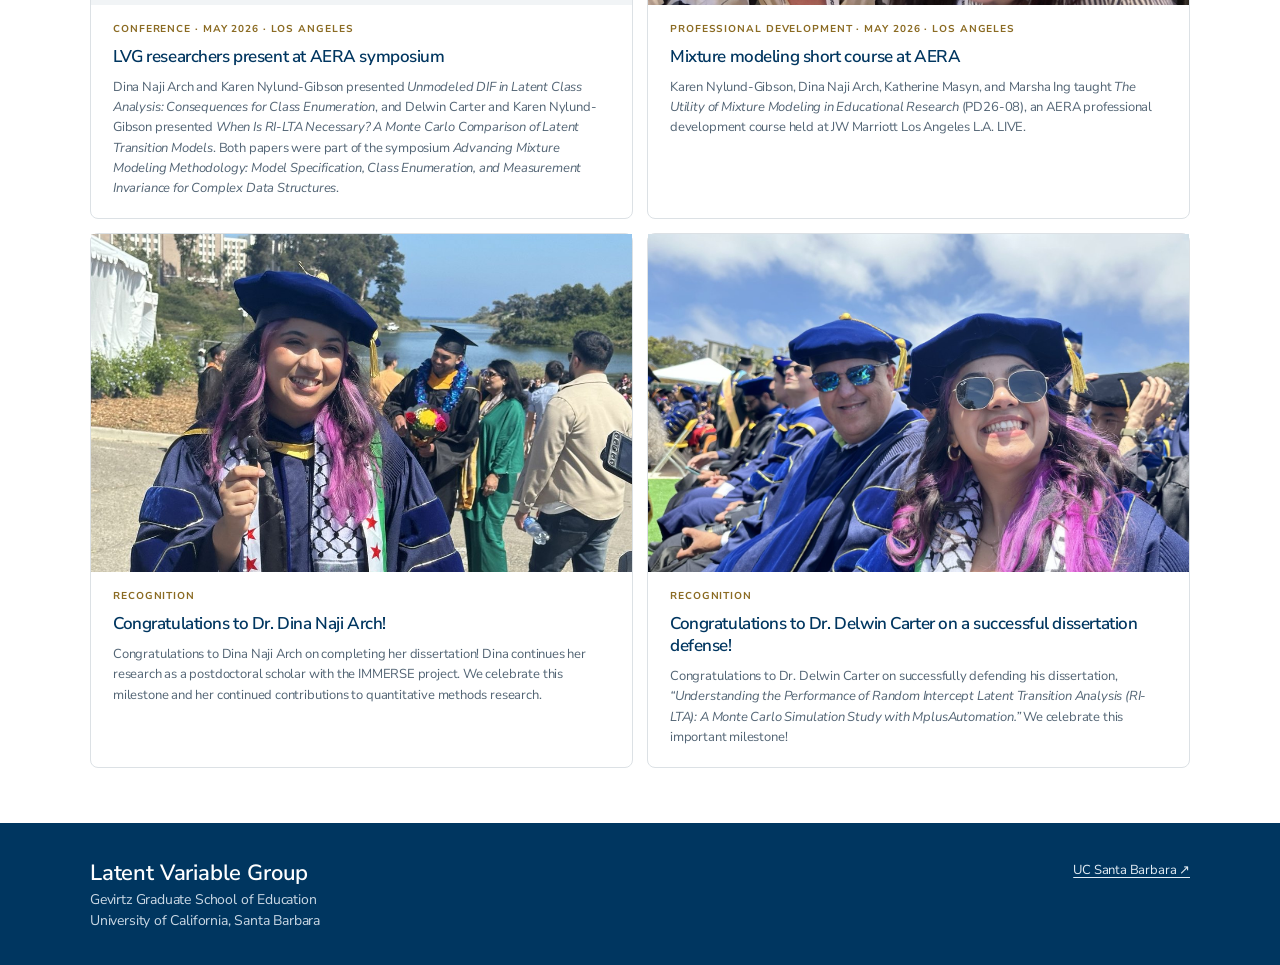
<file: news.html>
<!doctype html><html lang="en"><head><meta charset="utf-8"><meta name="viewport" content="width=device-width, initial-scale=1"><link rel="preconnect" href="https://fonts.googleapis.com"><link rel="preconnect" href="https://fonts.gstatic.com" crossorigin><title>News | Latent Variable Group</title><style>
:root{--navy:#003660;--gold:#FEBC11;--ink:#233849;--muted:#61707c;--border:#dce1e5;--cream:#f6f8fa}*{box-sizing:border-box}html{scroll-behavior:smooth}body{margin:0;color:var(--ink);font-family:'Inter',Arial,sans-serif;font-size:16px;line-height:1.65;background:#fff}a{color:inherit}.wrap{max-width:1160px;margin:auto;padding:0 30px}.skip{position:absolute;left:-9999px}.skip:focus{left:12px;top:12px;z-index:99;background:#fff;padding:12px}.university{background:var(--navy);color:#fff;font-size:12px;letter-spacing:.025em;padding:7px 0}.university a{text-decoration:underline;text-underline-offset:3px}.site-header{background:#fff;border-bottom:1px solid var(--border);position:sticky;top:0;z-index:10}.header-content{height:90px;display:flex;justify-content:space-between;align-items:center;gap:32px}.brand{text-decoration:none;display:flex;align-items:center;gap:15px;color:var(--navy)}.brandmark{font-size:38px;font-weight:900;letter-spacing:-2px;line-height:1}.gold-dot,.title-period{color:#d29a00}.brand-sub{font-size:11px;font-weight:900;letter-spacing:1.5px;line-height:1.5}.brand-sub small{font-size:9px;letter-spacing:1.6px;color:#738596}nav{display:flex;gap:30px;align-items:center}nav a{text-decoration:none;font-size:14px;font-weight:800;color:#4d6473;padding:10px 0;border-bottom:3px solid transparent}nav a:hover,nav a[aria-current]{color:var(--navy);border-color:var(--gold)}.mobile-menu{display:none}.hero{background:var(--navy);color:#fff;overflow:hidden}.hero-inner{position:relative;min-height:460px;padding-top:72px;padding-bottom:65px}.hero-inner>*:not(.hero-decoration){position:relative;z-index:2}.eyebrow,.kicker{font-weight:900;font-size:12px;letter-spacing:2px;color:#bf8d00;margin:0 0 22px}.hero .eyebrow{color:var(--gold)}.gold-line{display:inline-block;width:28px;height:3px;vertical-align:middle;background:var(--gold);margin-right:11px}h1,h2,h3,p{margin-top:0}h1{font-size:clamp(47px,6vw,76px);line-height:1.1;letter-spacing:-2px;max-width:760px;margin-bottom:24px;font-weight:900}h1 em{font-style:normal;color:var(--gold)}.hero-intro{max-width:620px;font-size:18px;line-height:1.75;color:#e2edf6}.hero-link{display:inline-block;margin-top:20px;text-decoration:none;border-bottom:2px solid var(--gold);padding-bottom:6px;font-weight:900}.hero-link span{margin-left:22px}.hero-decoration{position:absolute;right:-110px;top:0;opacity:.18;width:590px;height:520px}.ring{position:absolute;border:1px solid #fff;border-radius:50%;width:480px;height:480px;top:15px;right:-30px}.r2{width:340px;height:340px;top:84px;right:40px}.r3{width:200px;height:200px;top:154px;right:110px}.section{padding:92px 0}.section-top{display:flex;align-items:end;justify-content:space-between;gap:45px;margin-bottom:37px}h2{font-size:clamp(31px,3.5vw,45px);line-height:1.2;letter-spacing:-1.4px;color:var(--navy);font-weight:900;margin:0}.section-note{max-width:340px;color:var(--muted);font-size:15px;margin:0}.director-card{display:grid;grid-template-columns:350px 1fr;border:1px solid var(--border);border-radius:12px;overflow:hidden;box-shadow:0 12px 34px rgba(0,54,96,.065)}.director-image{background:#e2e7eb;min-height:425px}.director-image img{height:100%;width:100%;object-fit:cover;object-position:center}.director-info{padding:44px 53px}.director-info .muted{color:#9c7512}.director-info h3{font-size:35px;line-height:1.15;color:var(--navy);font-weight:900;letter-spacing:-1px;margin:0 0 14px}.credentials{font-weight:800;color:#46586a;margin-bottom:20px}.director-info>p:not(.credentials):not(.eyebrow){color:#5d6871;font-size:15px;line-height:1.7}.tags{display:flex;gap:8px;flex-wrap:wrap;margin-top:21px}.tags span{border:1px solid #d6e0e8;color:var(--navy);background:#f3f7fa;padding:5px 10px;border-radius:50px;font-size:11px;font-weight:800}.team{background:var(--cream)}.roster-alert{background:#fff9e8;border-left:3px solid var(--gold);padding:12px 16px;font-size:13px;color:#6b5b30;margin:0 0 24px}.cards{display:grid;grid-template-columns:repeat(3,minmax(0,1fr));gap:23px}.person{background:#fff;border:1px solid #e4e9ed;border-radius:10px;overflow:hidden;transition:transform .2s,box-shadow .2s}.person:hover{transform:translateY(-3px);box-shadow:0 10px 25px rgba(0,54,96,.08)}.person-photo{height:240px;background:#dce5ec;overflow:hidden}.person-photo img{width:100%;height:100%;object-fit:cover;object-position:center 24%}.photo-fallback{display:grid;place-items:center;background:linear-gradient(135deg,#dfe9f0,#f1f5f8);color:#7893a7;font-size:70px;font-weight:900;letter-spacing:-4px}.person-info{padding:24px}.person-role{display:block;font-size:10px;font-weight:900;letter-spacing:1.25px;color:#98700e;margin-bottom:9px}.person h3{font-size:20px;line-height:1.3;color:var(--navy);margin:0 0 10px}.person p{font-size:14px;color:#5a6874;line-height:1.6;margin:0}.text-link{font-size:13px;font-weight:800;display:inline-block;margin-top:12px;color:var(--navy)}.alumni-layout{display:grid;grid-template-columns:1fr 1.25fr;gap:70px}.alumni-layout>div>p:last-child{max-width:400px;color:var(--muted);margin-top:20px}.alumni-lists{display:grid;grid-template-columns:1fr 1fr;gap:24px}.alumni-lists h3{color:var(--navy);border-bottom:3px solid var(--gold);padding-bottom:12px;font-size:18px}.alumni-lists ul{list-style:none;padding:0;margin:0}.alumni-lists li{padding:8px 0;border-bottom:1px solid #edf0f2;font-size:14px}.cta{background:#eaf1f5;padding:72px 0}.cta .kicker{margin-bottom:14px}.cta h2{max-width:700px}.cta-btn{display:inline-flex;gap:45px;align-items:center;background:var(--navy);color:#fff;padding:13px 22px;margin-top:25px;border-radius:4px;text-decoration:none;font-size:14px;font-weight:900}.cta-btn:hover{background:#07558d}footer{background:var(--navy);color:#fff;padding:50px 0 20px}.footer-content{display:flex;justify-content:space-between;gap:25px}.footer-content strong{font-size:22px}.footer-content p{color:#cbd9e5;font-size:14px}.footer-content a{font-size:13px;line-height:2;color:#e4eef5}.footer-bottom{border-top:1px solid #436786;padding-top:16px;margin-top:30px;font-size:11px;color:#bed0df}@media(max-width:850px){.director-card{grid-template-columns:280px 1fr}.director-info{padding:30px}.cards{grid-template-columns:repeat(2,minmax(0,1fr))}.alumni-layout{gap:32px}.mobile-menu{display:block;border:1px solid #cad7e1;background:white;border-radius:4px;padding:8px 12px;color:var(--navy);font-weight:800}nav{display:none;position:absolute;top:90px;left:0;right:0;background:#fff;padding:20px 30px;box-shadow:0 9px 18px #0002;flex-direction:column;align-items:stretch;gap:4px}nav.show{display:flex}}@media(max-width:600px){.wrap{padding:0 20px}.header-content{height:74px}.brandmark{font-size:32px}.brand-sub{font-size:9px}.hero-inner{min-height:0;padding-top:58px;padding-bottom:62px}.hero-intro{font-size:16px}.hero-decoration{right:-350px}.section{padding:60px 0}.section-top{display:block}.section-note{margin-top:16px}.director-card{grid-template-columns:1fr}.director-image{min-height:0;height:320px}.director-info{padding:27px}.director-info h3{font-size:30px}.cards{grid-template-columns:1fr}.person-photo{height:280px}.alumni-layout,.alumni-lists{grid-template-columns:1fr}.footer-content{display:block}nav{top:74px}}


/* Minimal academic version */
.simple-page-title{padding:65px 0 22px;background:#fff}.simple-page-title h1{color:#003660;font-size:clamp(36px,5vw,55px);font-weight:800;margin:0 0 15px;letter-spacing:-1.5px}.simple-underline{height:4px;width:58px;background:#FEBC11}.section{padding:48px 0 68px}.section-top{margin-bottom:26px}.section-top h2{font-size:clamp(27px,3vw,35px);letter-spacing:-.6px}.director-card{box-shadow:none}.director-info{padding:35px 43px}.director-info h3{font-size:30px}.director-image{min-height:380px}.person:hover{transform:none;box-shadow:0 5px 14px rgba(0,54,96,.04)}.person-photo{height:220px}.person-info{padding:20px}.alumni-layout{gap:35px}.alumni-lists h3{font-size:17px}footer{padding-top:34px}.roster-alert{background:#fbfcfd;border-left-color:#d6b45e;color:#66757f}@media(max-width:600px){.simple-page-title{padding:42px 0 12px}.section{padding:36px 0 50px}.director-info{padding:25px}.director-image{height:300px;min-height:0}}

/* Refined typographic weights: a lighter, more understated academic appearance. */
body{font-weight:400}
.brandmark{font-weight:600;letter-spacing:-1.3px}
.brand-sub{font-weight:600}
nav a{font-weight:600}
.simple-page-title h1{font-weight:600;letter-spacing:-.9px}
h2,.section-top h2{font-weight:600;letter-spacing:-.5px}
.director-info h3{font-weight:600;letter-spacing:-.4px}
.person h3{font-weight:600}
.credentials{font-weight:500}
.person-role,.eyebrow,.kicker{font-weight:600}
.tags span,.text-link{font-weight:600}
.alumni-lists h3{font-weight:600}
.footer-content strong{font-weight:600}


/* Shared minimalist page layouts */
.content-section{padding:40px 0 72px}.content-section.alt{background:#f6f8fa}.lede{max-width:760px;font-size:17px;color:#4c6273;line-height:1.85;margin:0 0 25px}.content-grid{display:grid;grid-template-columns:repeat(2,minmax(0,1fr));gap:22px;margin-top:25px}.feature-card{border:1px solid var(--border);border-radius:9px;padding:28px 30px;background:#fff}.feature-card h2,.feature-card h3{font-size:22px;letter-spacing:-.3px;font-weight:600;color:var(--navy);margin:0 0 12px}.feature-card p{color:#586c7b;margin:0;font-size:15px}.feature-card a{color:#003660;text-underline-offset:3px}.pubs{max-width:920px;list-style:none;margin:0;padding:0}.pubs li{padding:13px 0;border-bottom:1px solid var(--border);font-size:15px;line-height:1.7}.category{margin:16px 0 20px;color:var(--navy);font-size:25px;font-weight:600}.news-list{max-width:950px}.news-item{border-bottom:1px solid var(--border);padding:20px 0}.news-item h2{font-weight:600;color:var(--navy);font-size:19px;margin:0 0 7px}.news-item p{margin:0;color:#556977;font-size:15px}.home-image{width:100%;max-height:320px;object-fit:cover;border-radius:8px}.small-note{color:#647583;font-size:13px}.home-section{padding-top:42px}.site-header nav a{font-weight:500}.brand-sub{font-weight:500}.simple-page-title h1{font-weight:500}.footer-content a{text-decoration:underline;text-underline-offset:3px}@media(max-width:700px){.content-grid{grid-template-columns:1fr}.feature-card{padding:24px}.content-section{padding:24px 0 55px}}
/* Site-wide compact typography: smaller type, tighter rhythm, consistent page density. */
html{font-size:15px}body{font-size:15px;line-height:1.48;letter-spacing:-.012em}p,li{line-height:1.5}h1,h2,h3{line-height:1.16;letter-spacing:-.025em}nav a,.links a{font-size:13px;letter-spacing:-.01em}.simple-page-title{padding-top:45px;padding-bottom:16px}.simple-page-title h1{font-size:clamp(32px,4vw,46px);line-height:1.1}.content-section{padding-top:24px;padding-bottom:52px}.lede{font-size:15px;line-height:1.55;margin-bottom:17px}.news-item{padding:15px 0}.news-item h2{font-size:18px;margin-bottom:5px}.news-item p,.pubs li,.feature-card p{font-size:14px;line-height:1.5}.pubs li{padding:9px 0}.category{font-size:22px;margin:14px 0 13px}.feature-card{padding:21px 24px}.section{padding-top:62px;padding-bottom:54px}.section-top{margin-bottom:26px}.section-top h2{font-size:clamp(27px,3vw,36px)}.person-info{padding:18px}.person h3{font-size:18px;margin-bottom:7px}.person p{font-size:13px;line-height:1.5}.small-note{font-size:12px}.body-content{padding-top:67px;padding-bottom:42px;gap:55px}.body-content h2{font-size:32px}.copy p{font-size:15px;line-height:1.52;margin-bottom:12px}.intro{font-size:16px;line-height:1.58}.hero{padding-top:55px;padding-bottom:86px}.hero h1{font-size:clamp(43px,5vw,68px)}.places{padding-bottom:70px}.place{padding:22px}.bookdown-feature{padding-bottom:48px}.bookdown-feature-inner{padding:27px 32px}.bookdown-highlight{padding:23px 27px;margin-bottom:30px}.bookdown-highlight h2{font-size:23px}.bookdown-highlight p{line-height:1.5}@media(max-width:700px){.content-section{padding-top:20px;padding-bottom:44px}.feature-card{padding:19px}.body-content{padding-top:54px;gap:30px}.bookdown-feature-inner{padding:23px}}

/* News: editorial feature plus a flexible announcement card grid. */
.news-main{padding-top:20px;padding-bottom:55px}
.news-intro{font-size:14px;line-height:1.5;color:#61707c;margin:0 0 22px}
.news-feature{border:1px solid var(--border);border-radius:10px;overflow:hidden;background:#fff}
.news-feature-photos{display:grid;grid-template-columns:1fr 1fr;gap:8px;padding:8px;background:#eef2f5}
.news-photo-placeholder{aspect-ratio:4 / 3;display:flex;flex-direction:column;align-items:center;justify-content:center;gap:12px;background:linear-gradient(145deg,#e3eaf0,#f6f8fa);color:#7890a2}
.news-photo-placeholder span{font-size:32px;opacity:.45;line-height:1}
.news-photo-placeholder small{font-size:12px;letter-spacing:.01em}
.news-feature-copy{padding:22px 27px 26px;max-width:920px}
.news-meta{font-size:10px;font-weight:700;letter-spacing:.09em;text-transform:uppercase;color:#8b6b23;margin:0 0 9px}
.news-meta span{color:#b7b7b7;padding:0 4px}
.news-feature-copy h2{font-size:24px;line-height:1.22;font-weight:600;letter-spacing:-.02em;color:var(--navy);margin:0 0 10px}
.news-feature-copy>p:last-child{font-size:14px;line-height:1.55;color:#526474;margin:0}
.news-section-heading{font-size:21px;line-height:1.2;font-weight:600;color:var(--navy);margin:30px 0 14px}
.news-card-grid{display:grid;grid-template-columns:repeat(2,minmax(0,1fr));gap:14px}
.news-card{border:1px solid var(--border);border-radius:8px;padding:20px 22px;background:#fff}
.news-card h3{font-size:17px;font-weight:600;color:var(--navy);line-height:1.3;margin:0 0 9px}
.news-card>p:last-child{font-size:13px;line-height:1.55;color:#526474;margin:0}
.news-card a{color:var(--navy);text-underline-offset:3px}
@media(max-width:700px){.news-card-grid{grid-template-columns:1fr}.news-feature-copy{padding:19px}.news-feature-copy h2{font-size:21px}.news-feature-photos{gap:5px;padding:5px}.news-photo-placeholder small{font-size:10px;text-align:center}.news-main{padding-top:17px}}

.news-photo-slot{position:relative;aspect-ratio:4/3;overflow:hidden}.news-photo-slot img{position:absolute;inset:0;width:100%;height:100%;object-fit:cover;z-index:1}.news-photo-slot img[hidden]{display:none}.news-photo-slot .news-photo-placeholder{width:100%;height:100%}.news-card-photo{margin:-20px -22px 17px;aspect-ratio:16/10;overflow:hidden;background:#f1f4f6}.news-card-photo[hidden]{display:none}.news-card-photo img{display:block;width:100%;height:100%;object-fit:cover;object-position:center 35%}

.aera-feature{margin-top:17px}.aera-talks{margin:5px 0 14px;padding-left:19px;color:#526474;font-size:13.5px;line-height:1.55}.aera-talks li{margin-bottom:7px}.aera-photo-note{font-size:12px!important;color:#87949c!important;font-style:italic;margin-top:13px!important}

/* Full-width photo for AERA symposium announcement */
.news-feature-photos.single-photo{display:block;padding:8px;background:#eef2f5}
.news-feature-photos.single-photo img{display:block;width:100%;height:auto;max-height:480px;object-fit:contain;border-radius:5px;background:#eef2f5}

/* AERA conference and professional development cards */
#aera-symposium .news-card-photo img{object-fit:contain;background:#f1f4f6}
#aera-short-course .news-card-photo img{object-fit:cover;object-position:center 42%}
.news-archive-link{display:inline-block;margin-left:12px;color:var(--navy);font-weight:600;text-underline-offset:3px}@media(max-width:700px){.news-archive-link{margin-left:0;margin-top:6px;display:block}}
/* UCSB-recommended web typography: Nunito Sans */
html,body,button,input,textarea,select{font-family:"Nunito Sans",Arial,sans-serif!important;font-style:normal}
h1,h2,h3,h4,h5,h6,nav a,.links a,.id,.join-section summary{font-family:"Nunito Sans",Arial,sans-serif!important;font-style:normal}
</style><!-- Google tag (gtag.js) -->
<script async src="https://www.googletagmanager.com/gtag/js?id=G-KEJH1SLTJ8"></script>
<script>
  window.dataLayer = window.dataLayer || [];
  function gtag(){dataLayer.push(arguments);}
  gtag('js', new Date());
  gtag('config', 'G-KEJH1SLTJ8');
</script>
<link href="https://fonts.googleapis.com/css2?family=Nunito+Sans:wght@300;400;500;600;700;800&display=swap" rel="stylesheet"></head><body><a class="skip" href="#main">Skip to content</a><div class="university"><div class="wrap">UC Santa Barbara · Gevirtz Graduate School of Education</div></div>
<header class="site-header"><div class="wrap header-content"><a class="brand" href="index.html"><span class="brandmark">LVG</span><span class="brand-sub">LATENT VARIABLE GROUP</span></a><button aria-controls="main-nav" aria-expanded="false" class="mobile-menu" type="button">Menu <span>☰</span></button><nav aria-label="Main navigation" id="main-nav"><a href="index.html">Home</a><a href="people.html">People</a><a href="research.html">Research</a><a href="papers-resources.html">Papers &amp; Resources</a><a aria-current="page" href="news.html">News</a><a href="join.html">Join LVG</a></nav></div></header><main id="main">
<section class="simple-page-title"><div class="wrap"><h1>News &amp; Updates</h1><div class="simple-underline"></div></div></section>
<section class="content-section news-main"><div class="wrap">
<p class="news-intro">Research, presentations, publications, and milestones from the Latent Variable Group. <a href="news-archive.html" class="news-archive-link">Older News &amp; Announcements →</a> <a href="through-the-years.html" class="news-archive-link">LVG Through the Years →</a></p>
<article class="news-feature" id="mmm-2026">
<div class="news-feature-photos" aria-label="Photo locations for the June 2026 Modern Modeling Methods conference">
<div class="news-photo-slot"><img src="mmm-group.jpg" alt="LVG researchers at the 2026 Modern Modeling Methods Conference" loading="eager" onerror="this.hidden=true"><div class="news-photo-placeholder"><span aria-hidden="true">▧</span><small>Conference group photo</small></div></div>
<div class="news-photo-slot"><img src="mmm-poster.jpg" alt="LVG researcher presenting a poster at the 2026 Modern Modeling Methods Conference" loading="eager" onerror="this.hidden=true"><div class="news-photo-placeholder"><span aria-hidden="true">▧</span><small>Conference presentation photo</small></div></div>
</div>
<div class="news-feature-copy"><p class="news-meta">CONFERENCE <span>·</span> JUNE 2026 <span>·</span> NEW YORK CITY</p><h2>LVG researchers present at the Modern Modeling Methods Conference</h2><p>LVG researchers Netasha Pizano, Siyuan Chen, and Dina Naji Arch presented their work at the Modern Modeling Methods Conference in New York City in June 2026. The group shared methodological research on latent variable and mixture models and connected with other quantitative researchers. Presentations and discussions included model selection and missing data in latent class analysis.</p></div>
</article>
<article class="news-card" id="lta-distal-outcomes-2026" style="margin:0 0 34px;max-width:100%;padding:28px 30px"><p class="news-meta">NEW PUBLICATION · NOVEMBER 2026</p><h2 style="font-size:clamp(22px,2.5vw,29px);line-height:1.3;margin:9px 0 12px;color:#003660">New paper: Distal Outcomes in Latent Transition Analysis</h2><p>Karen Nylund-Gibson, Dina Ali Naji Arch, and Travis Candieas have published <em>Distal Outcomes in Latent Transition Analysis: Linking Later Outcomes to Transition Histories</em> in <em>Structural Equation Modeling: A Multidisciplinary Journal</em>. The paper demonstrates how to relate later outcomes to theoretically meaningful patterns of stability and change across latent classes, rather than relying only on class membership at the final time point. Using high school math and science attitudes and later STEM career attainment, it illustrates a grouped-transition approach with Mplus constraints that accounts for classification uncertainty.</p><p style="margin-top:14px"><a href="https://doi.org/10.1080/10705511.2026.2733987" target="_blank" rel="noopener noreferrer">Read the published article ↗</a> &nbsp;·&nbsp; <a href="https://osf.io/6s4da/overview" target="_blank" rel="noopener noreferrer">Companion Markdown materials (OSF) ↗</a></p></article>
<h2 class="news-section-heading">More from LVG</h2>
<div class="news-card-grid">
<article class="news-card" id="aera-symposium"><div class="news-card-photo"><img src="aera-symposium-group.jpg.jpeg" alt="Speakers at the AERA mixture modeling symposium in Los Angeles" loading="lazy"></div><p class="news-meta">CONFERENCE · MAY 2026 · LOS ANGELES</p><h3>LVG researchers present at AERA symposium</h3><p>Dina Naji Arch and Karen Nylund-Gibson presented <em>Unmodeled DIF in Latent Class Analysis: Consequences for Class Enumeration</em>, and Delwin Carter and Karen Nylund-Gibson presented <em>When Is RI-LTA Necessary? A Monte Carlo Comparison of Latent Transition Models</em>. Both papers were part of the symposium <em>Advancing Mixture Modeling Methodology: Model Specification, Class Enumeration, and Measurement Invariance for Complex Data Structures</em>.</p></article>
<article class="news-card" id="aera-short-course"><div class="news-card-photo"><img src="aera-short-course-instructors.jpg" alt="Colleagues gathered during the AERA mixture modeling professional development course" loading="lazy" onerror="this.parentElement.hidden=true"></div><p class="news-meta">PROFESSIONAL DEVELOPMENT · MAY 2026 · LOS ANGELES</p><h3>Mixture modeling short course at AERA</h3><p>Karen Nylund-Gibson, Dina Naji Arch, Katherine Masyn, and Marsha Ing taught <em>The Utility of Mixture Modeling in Educational Research</em> (PD26-08), an AERA professional development course held at JW Marriott Los Angeles L.A. LIVE.</p></article>

<article class="news-card" id="dina-arch-dissertation"><div class="news-card-photo"><img src="dina-graduation.jpg" alt="Dina Naji Arch celebrating graduation" loading="lazy" onerror="this.parentElement.hidden=true"></div><p class="news-meta">RECOGNITION</p><h3>Congratulations to Dr. Dina Naji Arch!</h3><p>Congratulations to Dina Naji Arch on completing her dissertation! Dina continues her research as a postdoctoral scholar with the IMMERSE project. We celebrate this milestone and her continued contributions to quantitative methods research.</p></article>

<article class="news-card" id="delwin-dissertation-defense"><div class="news-card-photo"><img src="delwin-graduation.jpg" alt="Delwin Carter in graduation regalia at commencement" loading="lazy" onerror="this.parentElement.hidden=true"></div><p class="news-meta">RECOGNITION</p><h3>Congratulations to Dr. Delwin Carter on a successful dissertation defense!</h3><p>Congratulations to Dr. Delwin Carter on successfully defending his dissertation, <em>“Understanding the Performance of Random Intercept Latent Transition Analysis (RI-LTA): A Monte Carlo Simulation Study with MplusAutomation.”</em> We celebrate this important milestone!</p></article>


</div>
</div></section></main><footer><div class="wrap footer-content"><div><strong>Latent Variable Group</strong><p>Gevirtz Graduate School of Education<br/>University of California, Santa Barbara</p></div><div><a href="https://www.ucsb.edu/">UC Santa Barbara ↗</a></div></div></footer><script>const b=document.querySelector('.mobile-menu'),n=document.querySelector('#main-nav');b.addEventListener('click',()=>{const open=b.getAttribute('aria-expanded')==='true';b.setAttribute('aria-expanded',String(!open));n.classList.toggle('show',!open)});</script></body></html>
</file>
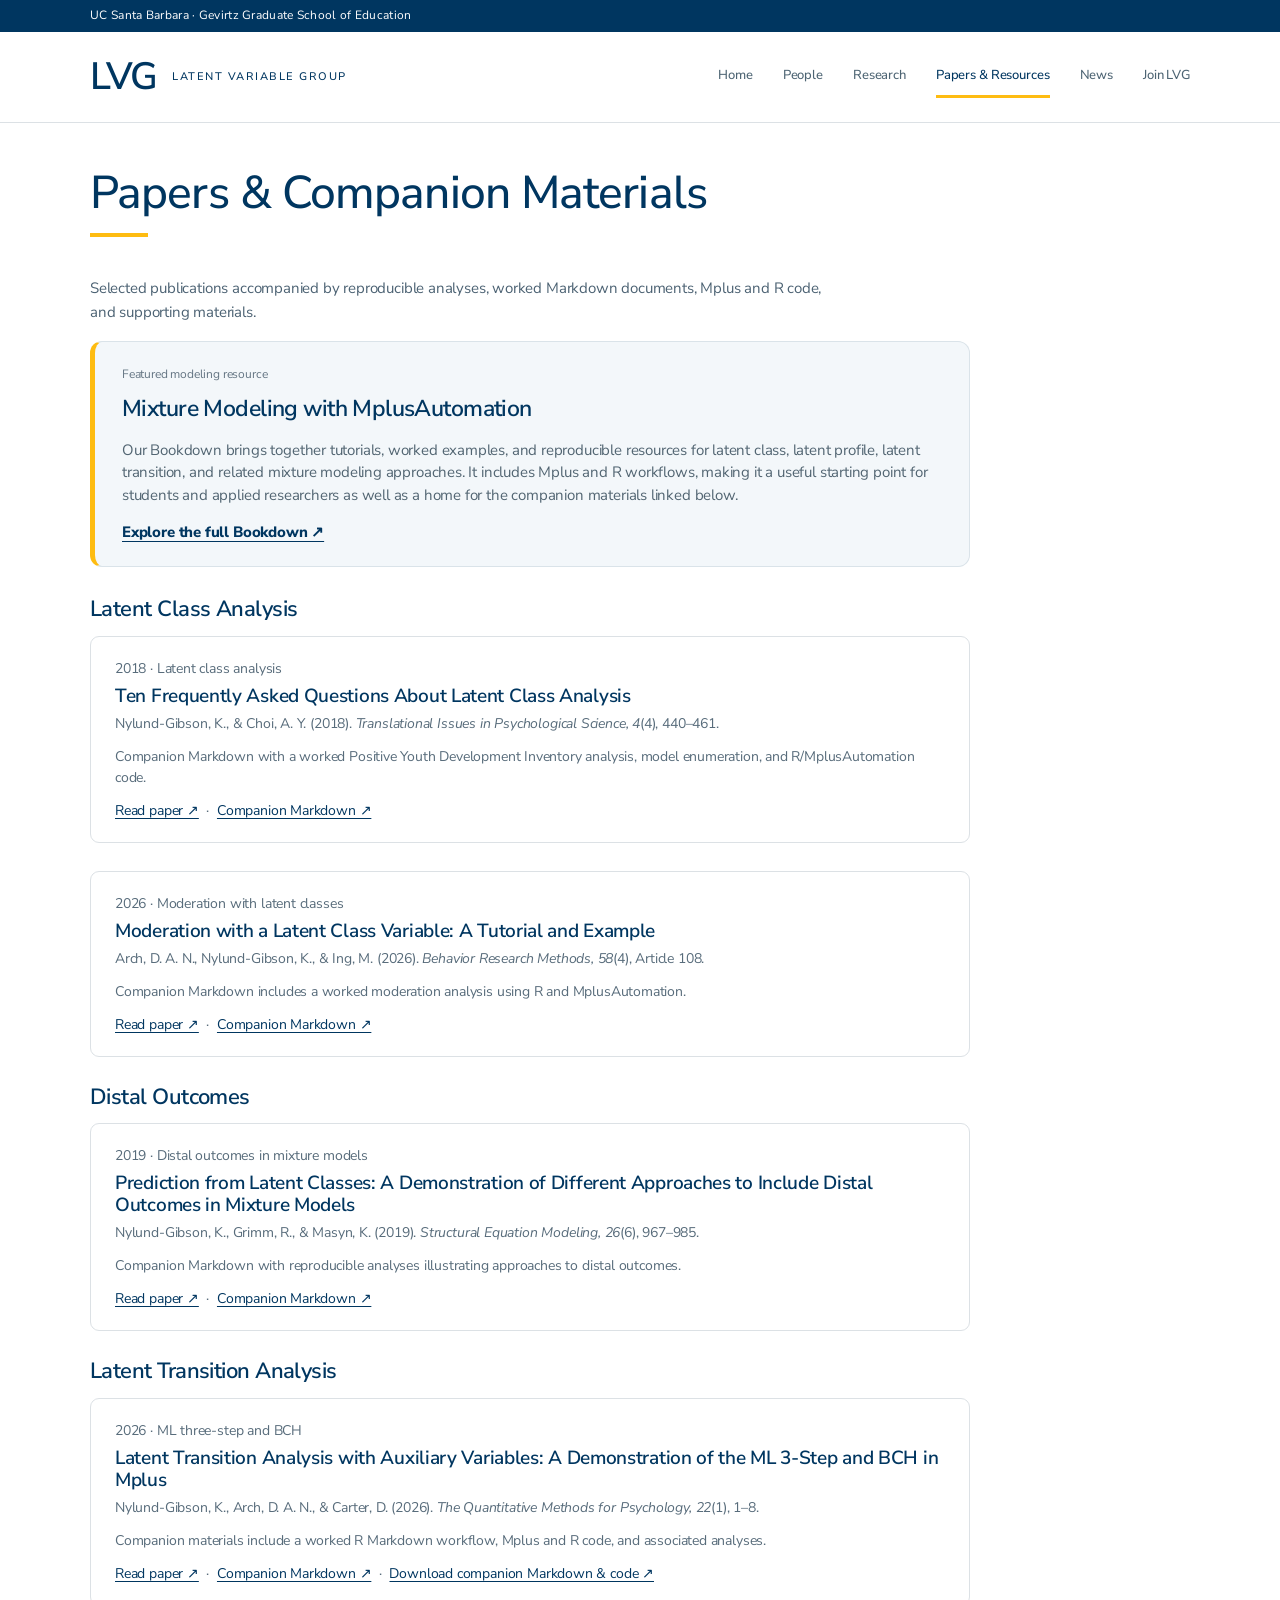
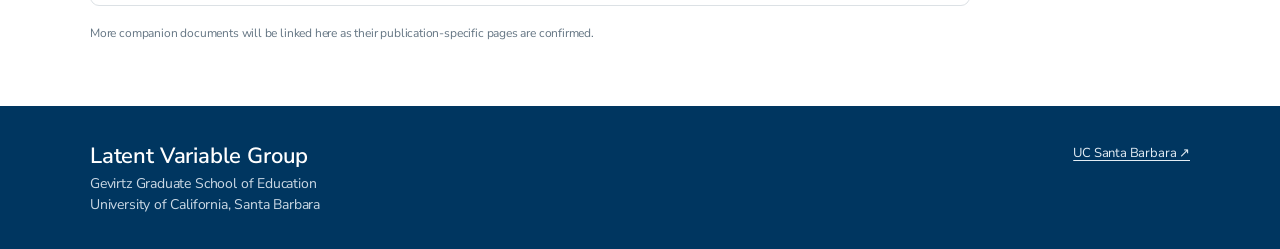
<file: papers-resources.html>
<!doctype html><html lang="en"><head><meta charset="utf-8"><meta name="viewport" content="width=device-width, initial-scale=1"><link rel="preconnect" href="https://fonts.googleapis.com"><link rel="preconnect" href="https://fonts.gstatic.com" crossorigin><title>Papers &amp; Resources | Latent Variable Group</title><style>
:root{--navy:#003660;--gold:#FEBC11;--ink:#233849;--muted:#61707c;--border:#dce1e5;--cream:#f6f8fa}*{box-sizing:border-box}html{scroll-behavior:smooth}body{margin:0;color:var(--ink);font-family:'Inter',Arial,sans-serif;font-size:16px;line-height:1.65;background:#fff}a{color:inherit}.wrap{max-width:1160px;margin:auto;padding:0 30px}.skip{position:absolute;left:-9999px}.skip:focus{left:12px;top:12px;z-index:99;background:#fff;padding:12px}.university{background:var(--navy);color:#fff;font-size:12px;letter-spacing:.025em;padding:7px 0}.university a{text-decoration:underline;text-underline-offset:3px}.site-header{background:#fff;border-bottom:1px solid var(--border);position:sticky;top:0;z-index:10}.header-content{height:90px;display:flex;justify-content:space-between;align-items:center;gap:32px}.brand{text-decoration:none;display:flex;align-items:center;gap:15px;color:var(--navy)}.brandmark{font-size:38px;font-weight:900;letter-spacing:-2px;line-height:1}.gold-dot,.title-period{color:#d29a00}.brand-sub{font-size:11px;font-weight:900;letter-spacing:1.5px;line-height:1.5}.brand-sub small{font-size:9px;letter-spacing:1.6px;color:#738596}nav{display:flex;gap:30px;align-items:center}nav a{text-decoration:none;font-size:14px;font-weight:800;color:#4d6473;padding:10px 0;border-bottom:3px solid transparent}nav a:hover,nav a[aria-current]{color:var(--navy);border-color:var(--gold)}.mobile-menu{display:none}.hero{background:var(--navy);color:#fff;overflow:hidden}.hero-inner{position:relative;min-height:460px;padding-top:72px;padding-bottom:65px}.hero-inner>*:not(.hero-decoration){position:relative;z-index:2}.eyebrow,.kicker{font-weight:900;font-size:12px;letter-spacing:2px;color:#bf8d00;margin:0 0 22px}.hero .eyebrow{color:var(--gold)}.gold-line{display:inline-block;width:28px;height:3px;vertical-align:middle;background:var(--gold);margin-right:11px}h1,h2,h3,p{margin-top:0}h1{font-size:clamp(47px,6vw,76px);line-height:1.1;letter-spacing:-2px;max-width:760px;margin-bottom:24px;font-weight:900}h1 em{font-style:normal;color:var(--gold)}.hero-intro{max-width:620px;font-size:18px;line-height:1.75;color:#e2edf6}.hero-link{display:inline-block;margin-top:20px;text-decoration:none;border-bottom:2px solid var(--gold);padding-bottom:6px;font-weight:900}.hero-link span{margin-left:22px}.hero-decoration{position:absolute;right:-110px;top:0;opacity:.18;width:590px;height:520px}.ring{position:absolute;border:1px solid #fff;border-radius:50%;width:480px;height:480px;top:15px;right:-30px}.r2{width:340px;height:340px;top:84px;right:40px}.r3{width:200px;height:200px;top:154px;right:110px}.section{padding:92px 0}.section-top{display:flex;align-items:end;justify-content:space-between;gap:45px;margin-bottom:37px}h2{font-size:clamp(31px,3.5vw,45px);line-height:1.2;letter-spacing:-1.4px;color:var(--navy);font-weight:900;margin:0}.section-note{max-width:340px;color:var(--muted);font-size:15px;margin:0}.director-card{display:grid;grid-template-columns:350px 1fr;border:1px solid var(--border);border-radius:12px;overflow:hidden;box-shadow:0 12px 34px rgba(0,54,96,.065)}.director-image{background:#e2e7eb;min-height:425px}.director-image img{height:100%;width:100%;object-fit:cover;object-position:center}.director-info{padding:44px 53px}.director-info .muted{color:#9c7512}.director-info h3{font-size:35px;line-height:1.15;color:var(--navy);font-weight:900;letter-spacing:-1px;margin:0 0 14px}.credentials{font-weight:800;color:#46586a;margin-bottom:20px}.director-info>p:not(.credentials):not(.eyebrow){color:#5d6871;font-size:15px;line-height:1.7}.tags{display:flex;gap:8px;flex-wrap:wrap;margin-top:21px}.tags span{border:1px solid #d6e0e8;color:var(--navy);background:#f3f7fa;padding:5px 10px;border-radius:50px;font-size:11px;font-weight:800}.team{background:var(--cream)}.roster-alert{background:#fff9e8;border-left:3px solid var(--gold);padding:12px 16px;font-size:13px;color:#6b5b30;margin:0 0 24px}.cards{display:grid;grid-template-columns:repeat(3,minmax(0,1fr));gap:23px}.person{background:#fff;border:1px solid #e4e9ed;border-radius:10px;overflow:hidden;transition:transform .2s,box-shadow .2s}.person:hover{transform:translateY(-3px);box-shadow:0 10px 25px rgba(0,54,96,.08)}.person-photo{height:240px;background:#dce5ec;overflow:hidden}.person-photo img{width:100%;height:100%;object-fit:cover;object-position:center 24%}.photo-fallback{display:grid;place-items:center;background:linear-gradient(135deg,#dfe9f0,#f1f5f8);color:#7893a7;font-size:70px;font-weight:900;letter-spacing:-4px}.person-info{padding:24px}.person-role{display:block;font-size:10px;font-weight:900;letter-spacing:1.25px;color:#98700e;margin-bottom:9px}.person h3{font-size:20px;line-height:1.3;color:var(--navy);margin:0 0 10px}.person p{font-size:14px;color:#5a6874;line-height:1.6;margin:0}.text-link{font-size:13px;font-weight:800;display:inline-block;margin-top:12px;color:var(--navy)}.alumni-layout{display:grid;grid-template-columns:1fr 1.25fr;gap:70px}.alumni-layout>div>p:last-child{max-width:400px;color:var(--muted);margin-top:20px}.alumni-lists{display:grid;grid-template-columns:1fr 1fr;gap:24px}.alumni-lists h3{color:var(--navy);border-bottom:3px solid var(--gold);padding-bottom:12px;font-size:18px}.alumni-lists ul{list-style:none;padding:0;margin:0}.alumni-lists li{padding:8px 0;border-bottom:1px solid #edf0f2;font-size:14px}.cta{background:#eaf1f5;padding:72px 0}.cta .kicker{margin-bottom:14px}.cta h2{max-width:700px}.cta-btn{display:inline-flex;gap:45px;align-items:center;background:var(--navy);color:#fff;padding:13px 22px;margin-top:25px;border-radius:4px;text-decoration:none;font-size:14px;font-weight:900}.cta-btn:hover{background:#07558d}footer{background:var(--navy);color:#fff;padding:50px 0 20px}.footer-content{display:flex;justify-content:space-between;gap:25px}.footer-content strong{font-size:22px}.footer-content p{color:#cbd9e5;font-size:14px}.footer-content a{font-size:13px;line-height:2;color:#e4eef5}.footer-bottom{border-top:1px solid #436786;padding-top:16px;margin-top:30px;font-size:11px;color:#bed0df}@media(max-width:850px){.director-card{grid-template-columns:280px 1fr}.director-info{padding:30px}.cards{grid-template-columns:repeat(2,minmax(0,1fr))}.alumni-layout{gap:32px}.mobile-menu{display:block;border:1px solid #cad7e1;background:white;border-radius:4px;padding:8px 12px;color:var(--navy);font-weight:800}nav{display:none;position:absolute;top:90px;left:0;right:0;background:#fff;padding:20px 30px;box-shadow:0 9px 18px #0002;flex-direction:column;align-items:stretch;gap:4px}nav.show{display:flex}}@media(max-width:600px){.wrap{padding:0 20px}.header-content{height:74px}.brandmark{font-size:32px}.brand-sub{font-size:9px}.hero-inner{min-height:0;padding-top:58px;padding-bottom:62px}.hero-intro{font-size:16px}.hero-decoration{right:-350px}.section{padding:60px 0}.section-top{display:block}.section-note{margin-top:16px}.director-card{grid-template-columns:1fr}.director-image{min-height:0;height:320px}.director-info{padding:27px}.director-info h3{font-size:30px}.cards{grid-template-columns:1fr}.person-photo{height:280px}.alumni-layout,.alumni-lists{grid-template-columns:1fr}.footer-content{display:block}nav{top:74px}}


/* Minimal academic version */
.simple-page-title{padding:65px 0 22px;background:#fff}.simple-page-title h1{color:#003660;font-size:clamp(36px,5vw,55px);font-weight:800;margin:0 0 15px;letter-spacing:-1.5px}.simple-underline{height:4px;width:58px;background:#FEBC11}.section{padding:48px 0 68px}.section-top{margin-bottom:26px}.section-top h2{font-size:clamp(27px,3vw,35px);letter-spacing:-.6px}.director-card{box-shadow:none}.director-info{padding:35px 43px}.director-info h3{font-size:30px}.director-image{min-height:380px}.person:hover{transform:none;box-shadow:0 5px 14px rgba(0,54,96,.04)}.person-photo{height:220px}.person-info{padding:20px}.alumni-layout{gap:35px}.alumni-lists h3{font-size:17px}footer{padding-top:34px}.roster-alert{background:#fbfcfd;border-left-color:#d6b45e;color:#66757f}@media(max-width:600px){.simple-page-title{padding:42px 0 12px}.section{padding:36px 0 50px}.director-info{padding:25px}.director-image{height:300px;min-height:0}}

/* Refined typographic weights: a lighter, more understated academic appearance. */
body{font-weight:400}
.brandmark{font-weight:600;letter-spacing:-1.3px}
.brand-sub{font-weight:600}
nav a{font-weight:600}
.simple-page-title h1{font-weight:600;letter-spacing:-.9px}
h2,.section-top h2{font-weight:600;letter-spacing:-.5px}
.director-info h3{font-weight:600;letter-spacing:-.4px}
.person h3{font-weight:600}
.credentials{font-weight:500}
.person-role,.eyebrow,.kicker{font-weight:600}
.tags span,.text-link{font-weight:600}
.alumni-lists h3{font-weight:600}
.footer-content strong{font-weight:600}


/* Shared minimalist page layouts */
.content-section{padding:40px 0 72px}.content-section.alt{background:#f6f8fa}.lede{max-width:760px;font-size:17px;color:#4c6273;line-height:1.85;margin:0 0 25px}.content-grid{display:grid;grid-template-columns:repeat(2,minmax(0,1fr));gap:22px;margin-top:25px}.feature-card{border:1px solid var(--border);border-radius:9px;padding:28px 30px;background:#fff}.feature-card h2,.feature-card h3{font-size:22px;letter-spacing:-.3px;font-weight:600;color:var(--navy);margin:0 0 12px}.feature-card p{color:#586c7b;margin:0;font-size:15px}.feature-card a{color:#003660;text-underline-offset:3px}.pubs{max-width:920px;list-style:none;margin:0;padding:0}.pubs li{padding:13px 0;border-bottom:1px solid var(--border);font-size:15px;line-height:1.7}.category{margin:16px 0 20px;color:var(--navy);font-size:25px;font-weight:600}.news-list{max-width:950px}.news-item{border-bottom:1px solid var(--border);padding:20px 0}.news-item h2{font-weight:600;color:var(--navy);font-size:19px;margin:0 0 7px}.news-item p{margin:0;color:#556977;font-size:15px}.home-image{width:100%;max-height:320px;object-fit:cover;border-radius:8px}.small-note{color:#647583;font-size:13px}.home-section{padding-top:42px}.site-header nav a{font-weight:500}.brand-sub{font-weight:500}.simple-page-title h1{font-weight:500}.footer-content a{text-decoration:underline;text-underline-offset:3px}@media(max-width:700px){.content-grid{grid-template-columns:1fr}.feature-card{padding:24px}.content-section{padding:24px 0 55px}}.bookdown-highlight{background:#f3f7fa;border:1px solid #dae3e9;border-left:5px solid var(--gold);border-radius:12px;padding:28px 32px;margin:0 0 40px;max-width:880px}.bookdown-highlight h2{font-size:26px;line-height:1.25;margin:6px 0 15px}.bookdown-highlight p:not(.small-note){color:#526572;margin:0 0 15px}.bookdown-highlight a{color:#003660;font-weight:800;text-underline-offset:4px}@media(max-width:600px){.bookdown-highlight{padding:23px 21px}}
/* Site-wide compact typography: smaller type, tighter rhythm, consistent page density. */
html{font-size:15px}body{font-size:15px;line-height:1.48;letter-spacing:-.012em}p,li{line-height:1.5}h1,h2,h3{line-height:1.16;letter-spacing:-.025em}nav a,.links a{font-size:13px;letter-spacing:-.01em}.simple-page-title{padding-top:45px;padding-bottom:16px}.simple-page-title h1{font-size:clamp(32px,4vw,46px);line-height:1.1}.content-section{padding-top:24px;padding-bottom:52px}.lede{font-size:15px;line-height:1.55;margin-bottom:17px}.news-item{padding:15px 0}.news-item h2{font-size:18px;margin-bottom:5px}.news-item p,.pubs li,.feature-card p{font-size:14px;line-height:1.5}.pubs li{padding:9px 0}.category{font-size:22px;margin:14px 0 13px}.feature-card{padding:21px 24px}.section{padding-top:62px;padding-bottom:54px}.section-top{margin-bottom:26px}.section-top h2{font-size:clamp(27px,3vw,36px)}.person-info{padding:18px}.person h3{font-size:18px;margin-bottom:7px}.person p{font-size:13px;line-height:1.5}.small-note{font-size:12px}.body-content{padding-top:67px;padding-bottom:42px;gap:55px}.body-content h2{font-size:32px}.copy p{font-size:15px;line-height:1.52;margin-bottom:12px}.intro{font-size:16px;line-height:1.58}.hero{padding-top:55px;padding-bottom:86px}.hero h1{font-size:clamp(43px,5vw,68px)}.places{padding-bottom:70px}.place{padding:22px}.bookdown-feature{padding-bottom:48px}.bookdown-feature-inner{padding:27px 32px}.bookdown-highlight{padding:23px 27px;margin-bottom:30px}.bookdown-highlight h2{font-size:23px}.bookdown-highlight p{line-height:1.5}@media(max-width:700px){.content-section{padding-top:20px;padding-bottom:44px}.feature-card{padding:19px}.body-content{padding-top:54px;gap:30px}.bookdown-feature-inner{padding:23px}}

/* UCSB-recommended web typography: Nunito Sans */
html,body,button,input,textarea,select{font-family:"Nunito Sans",Arial,sans-serif!important;font-style:normal}
h1,h2,h3,h4,h5,h6,nav a,.links a,.id,.join-section summary{font-family:"Nunito Sans",Arial,sans-serif!important;font-style:normal}
</style><!-- Google tag (gtag.js) -->
<script async src="https://www.googletagmanager.com/gtag/js?id=G-KEJH1SLTJ8"></script>
<script>
  window.dataLayer = window.dataLayer || [];
  function gtag(){dataLayer.push(arguments);}
  gtag('js', new Date());
  gtag('config', 'G-KEJH1SLTJ8');
</script>
<link href="https://fonts.googleapis.com/css2?family=Nunito+Sans:wght@300;400;500;600;700;800&display=swap" rel="stylesheet"></head><body><a class="skip" href="#main">Skip to content</a><div class="university"><div class="wrap">UC Santa Barbara · Gevirtz Graduate School of Education</div></div>
<header class="site-header"><div class="wrap header-content"><a class="brand" href="index.html"><span class="brandmark">LVG</span><span class="brand-sub">LATENT VARIABLE GROUP</span></a><button aria-controls="main-nav" aria-expanded="false" class="mobile-menu" type="button">Menu <span>☰</span></button><nav aria-label="Main navigation" id="main-nav"><a href="index.html">Home</a><a href="people.html">People</a><a href="research.html">Research</a><a aria-current="page" href="papers-resources.html">Papers &amp; Resources</a><a href="news.html">News</a><a href="join.html">Join LVG</a></nav></div></header><main id="main"><section class="simple-page-title"><div class="wrap"><h1>Papers &amp; Companion Materials</h1><div class="simple-underline"></div></div></section><section class="content-section"><div class="wrap"><p class="lede">Selected publications accompanied by reproducible analyses, worked Markdown documents, Mplus and R code, and supporting materials.</p><section class="bookdown-highlight" aria-labelledby="bookdown-resource-title"><p class="small-note">Featured modeling resource</p><h2 id="bookdown-resource-title">Mixture Modeling with MplusAutomation</h2><p>Our Bookdown brings together tutorials, worked examples, and reproducible resources for latent class, latent profile, latent transition, and related mixture modeling approaches. It includes Mplus and R workflows, making it a useful starting point for students and applied researchers as well as a home for the companion materials linked below.</p><a href="https://mixture-modeling.netlify.app/" target="_blank" rel="noopener noreferrer">Explore the full Bookdown ↗</a></section><h2 class="category">Latent Class Analysis</h2><article class="feature-card" style="max-width:880px;margin-bottom:28px"><p class="small-note">2018 · Latent class analysis</p><h2 style="font-size:19px;margin:6px 0">Ten Frequently Asked Questions About Latent Class Analysis</h2><p>Nylund-Gibson, K., &amp; Choi, A. Y. (2018). <em>Translational Issues in Psychological Science, 4</em>(4), 440–461.</p><p style="margin:12px 0">Companion Markdown with a worked Positive Youth Development Inventory analysis, model enumeration, and R/MplusAutomation code.</p><p><a href="https://doi.org/10.1037/tps0000176">Read paper ↗</a> &nbsp;·&nbsp; <a href="https://mixture-modeling.netlify.app/ten-frequently-asked-questions-nylund-gibson-7-choi-2018">Companion Markdown ↗</a></p></article><article class="feature-card" style="max-width:880px;margin-bottom:28px"><p class="small-note">2026 · Moderation with latent classes</p><h2 style="font-size:19px;margin:6px 0">Moderation with a Latent Class Variable: A Tutorial and Example</h2><p>Arch, D. A. N., Nylund-Gibson, K., &amp; Ing, M. (2026). <em>Behavior Research Methods, 58</em>(4), Article 108.</p><p style="margin:12px 0">Companion Markdown includes a worked moderation analysis using R and MplusAutomation.</p><p><a href="https://doi.org/10.3758/s13428-025-02886-x">Read paper ↗</a> &nbsp;·&nbsp; <a href="https://mixture-modeling.netlify.app/moderation-with-a-latent-class-variable-arch-nylund-gibson-ing-2026">Companion Markdown ↗</a></p></article><h2 class="category">Distal Outcomes</h2><article class="feature-card" style="max-width:880px;margin-bottom:28px"><p class="small-note">2019 · Distal outcomes in mixture models</p><h2 style="font-size:19px;margin:6px 0">Prediction from Latent Classes: A Demonstration of Different Approaches to Include Distal Outcomes in Mixture Models</h2><p>Nylund-Gibson, K., Grimm, R., &amp; Masyn, K. (2019). <em>Structural Equation Modeling, 26</em>(6), 967–985.</p><p style="margin:12px 0">Companion Markdown with reproducible analyses illustrating approaches to distal outcomes.</p><p><a href="https://doi.org/10.1080/10705511.2019.1590146">Read paper ↗</a> &nbsp;·&nbsp; <a href="https://mixture-modeling.netlify.app/distal-outcomes-nylund-gibson-grimm-masyn-2019">Companion Markdown ↗</a></p></article><h2 class="category">Latent Transition Analysis</h2><article id="lta-auxiliary" class="feature-card" style="max-width:880px"><p class="small-note">2026 · ML three-step and BCH</p><h2 style="font-size:19px;margin:6px 0">Latent Transition Analysis with Auxiliary Variables: A Demonstration of the ML 3-Step and BCH in Mplus</h2><p>Nylund-Gibson, K., Arch, D. A. N., &amp; Carter, D. (2026). <em>The Quantitative Methods for Psychology, 22</em>(1), 1–8.</p><p style="margin:12px 0">Companion materials include a worked R Markdown workflow, Mplus and R code, and associated analyses.</p><p><a href="https://www.tqmp.org/RegularArticles/vol22-1/p001/p001.pdf">Read paper ↗</a> &nbsp;·&nbsp; <a href="https://mixture-modeling.netlify.app/ml-3-step-and-bch-in-mplus-nylund-gibson-k.-arch-d.-n.-carter-d.-2026">Companion Markdown ↗</a> &nbsp;·&nbsp; <a href="https://www.tqmp.org/RegularArticles/vol22-1/p001/p001.zip">Download companion Markdown &amp; code ↗</a></p></article><p class="small-note" style="margin-top:18px">More companion documents will be linked here as their publication-specific pages are confirmed.</p></div></section></main><footer><div class="wrap footer-content"><div><strong>Latent Variable Group</strong><p>Gevirtz Graduate School of Education<br/>University of California, Santa Barbara</p></div><div><a href="https://www.ucsb.edu/">UC Santa Barbara ↗</a></div></div></footer><script>const b=document.querySelector('.mobile-menu'),n=document.querySelector('#main-nav');b.addEventListener('click',()=>{const open=b.getAttribute('aria-expanded')==='true';b.setAttribute('aria-expanded',String(!open));n.classList.toggle('show',!open)});</script></body></html>
</file>
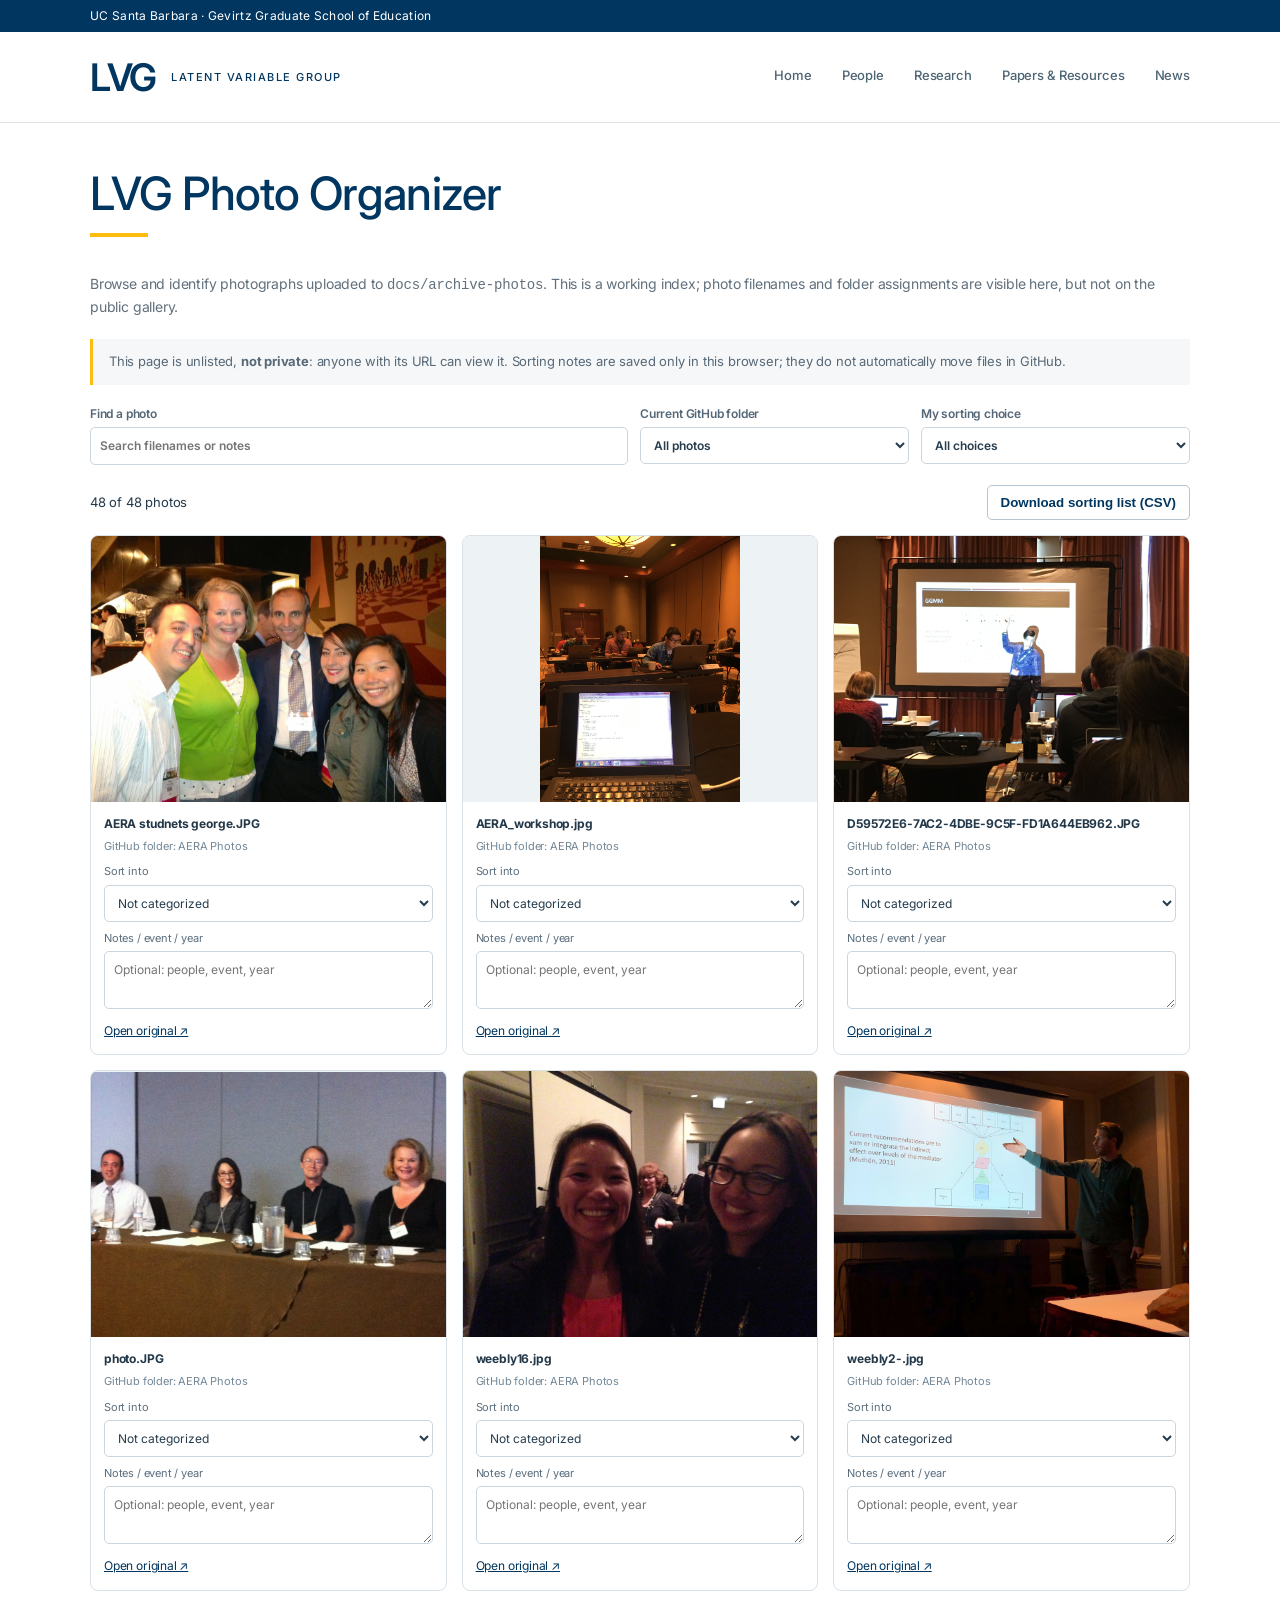
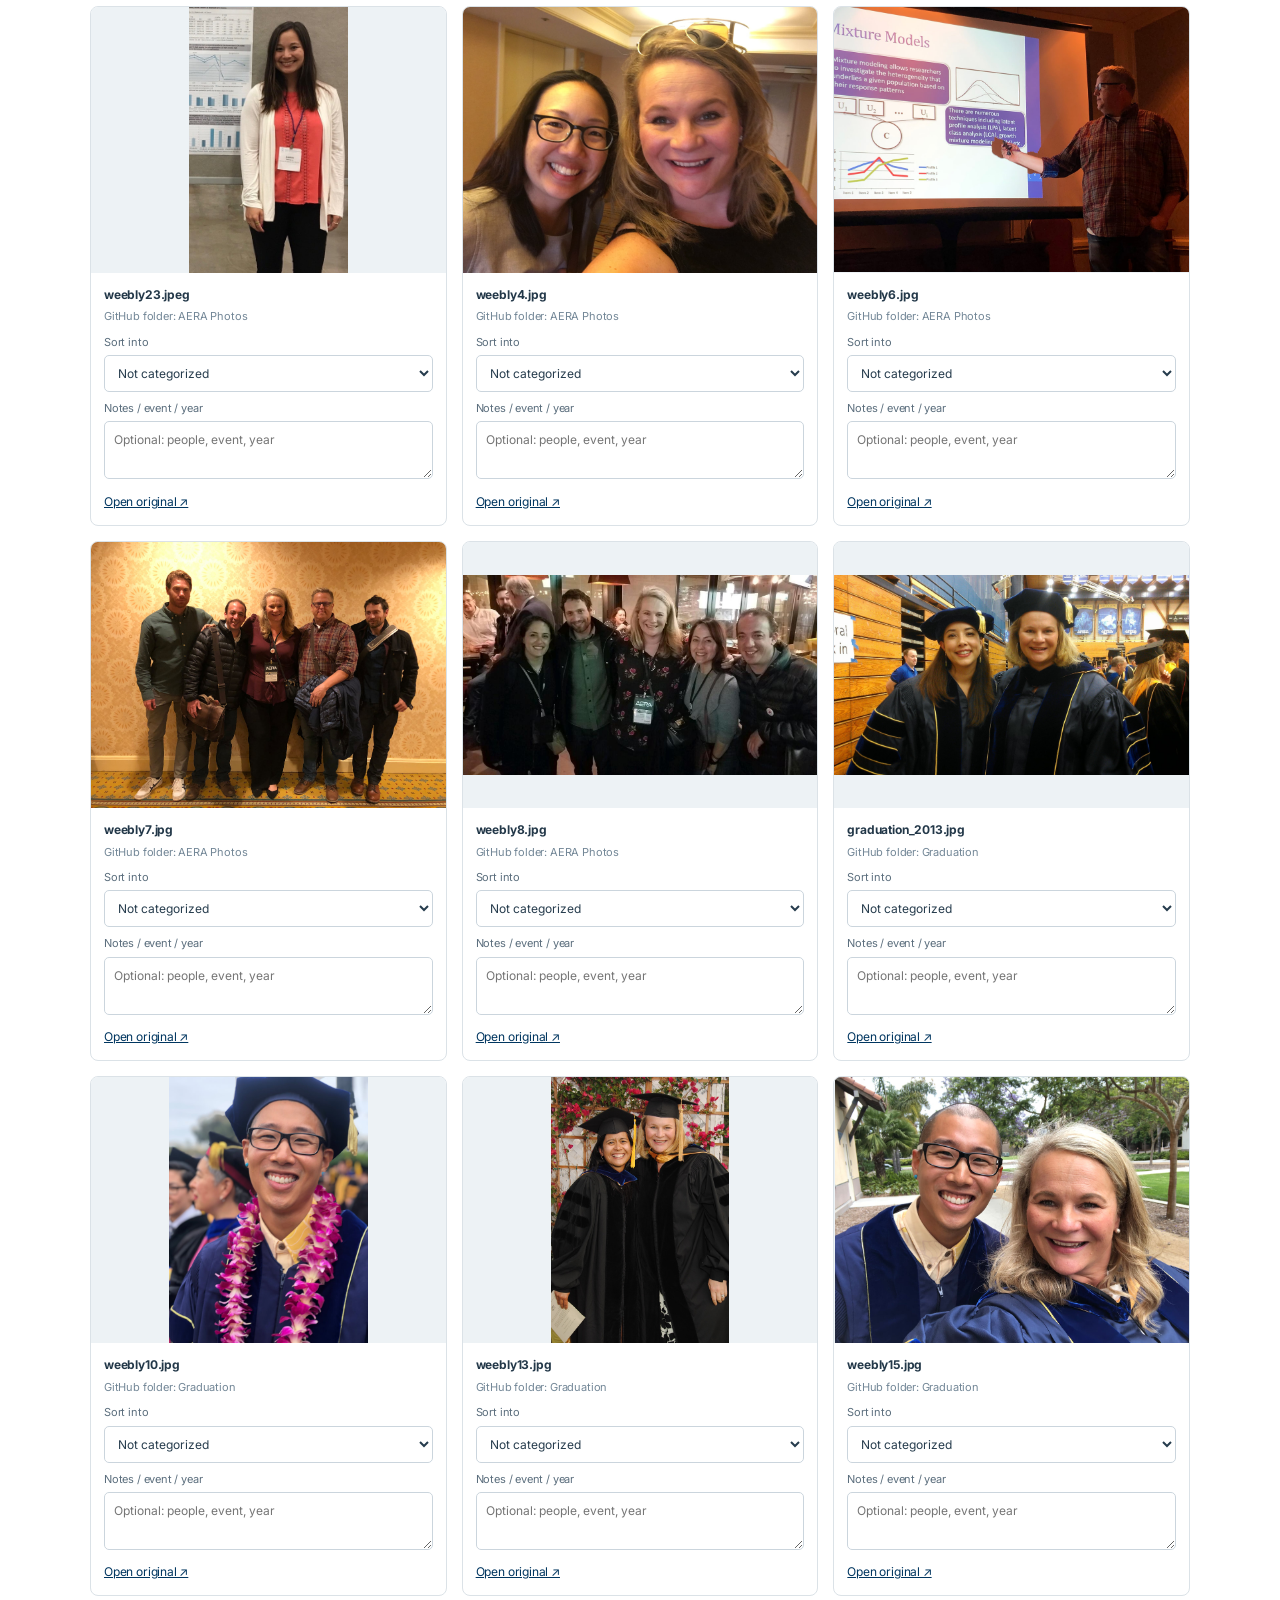
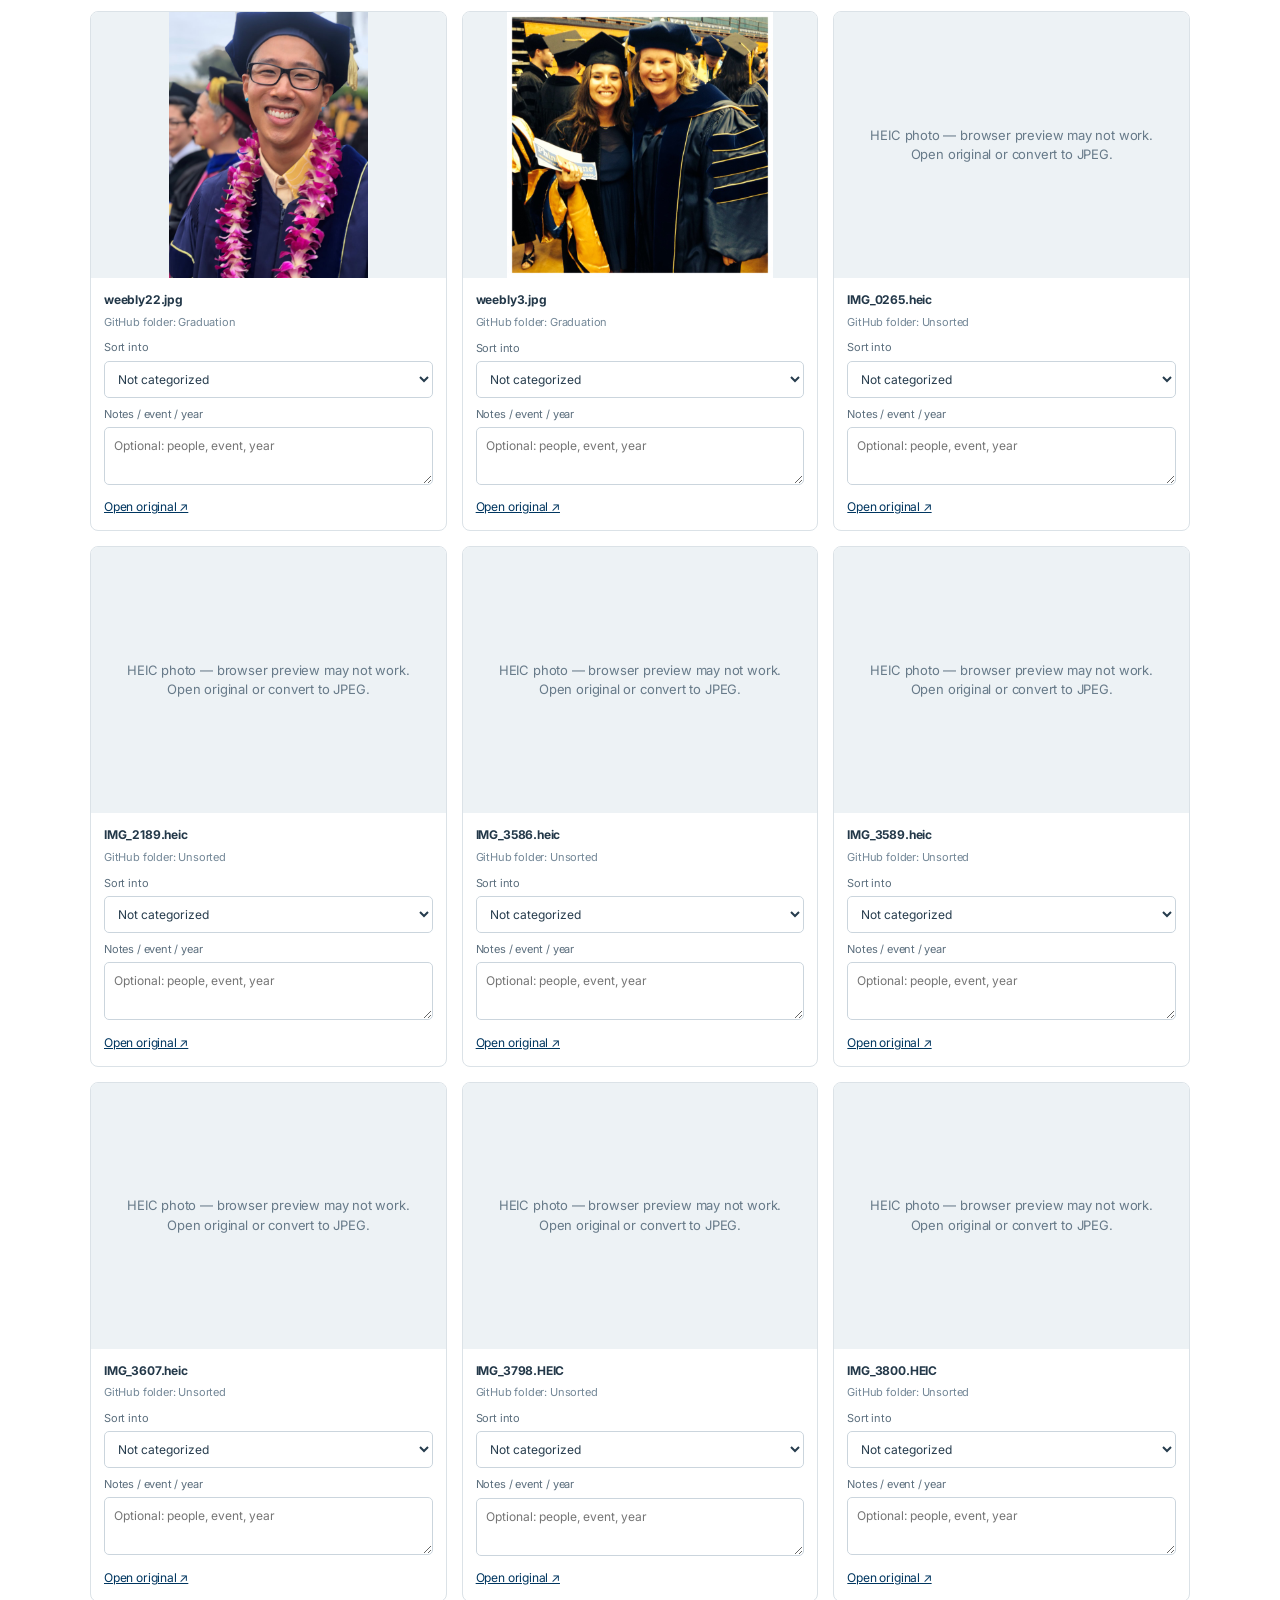
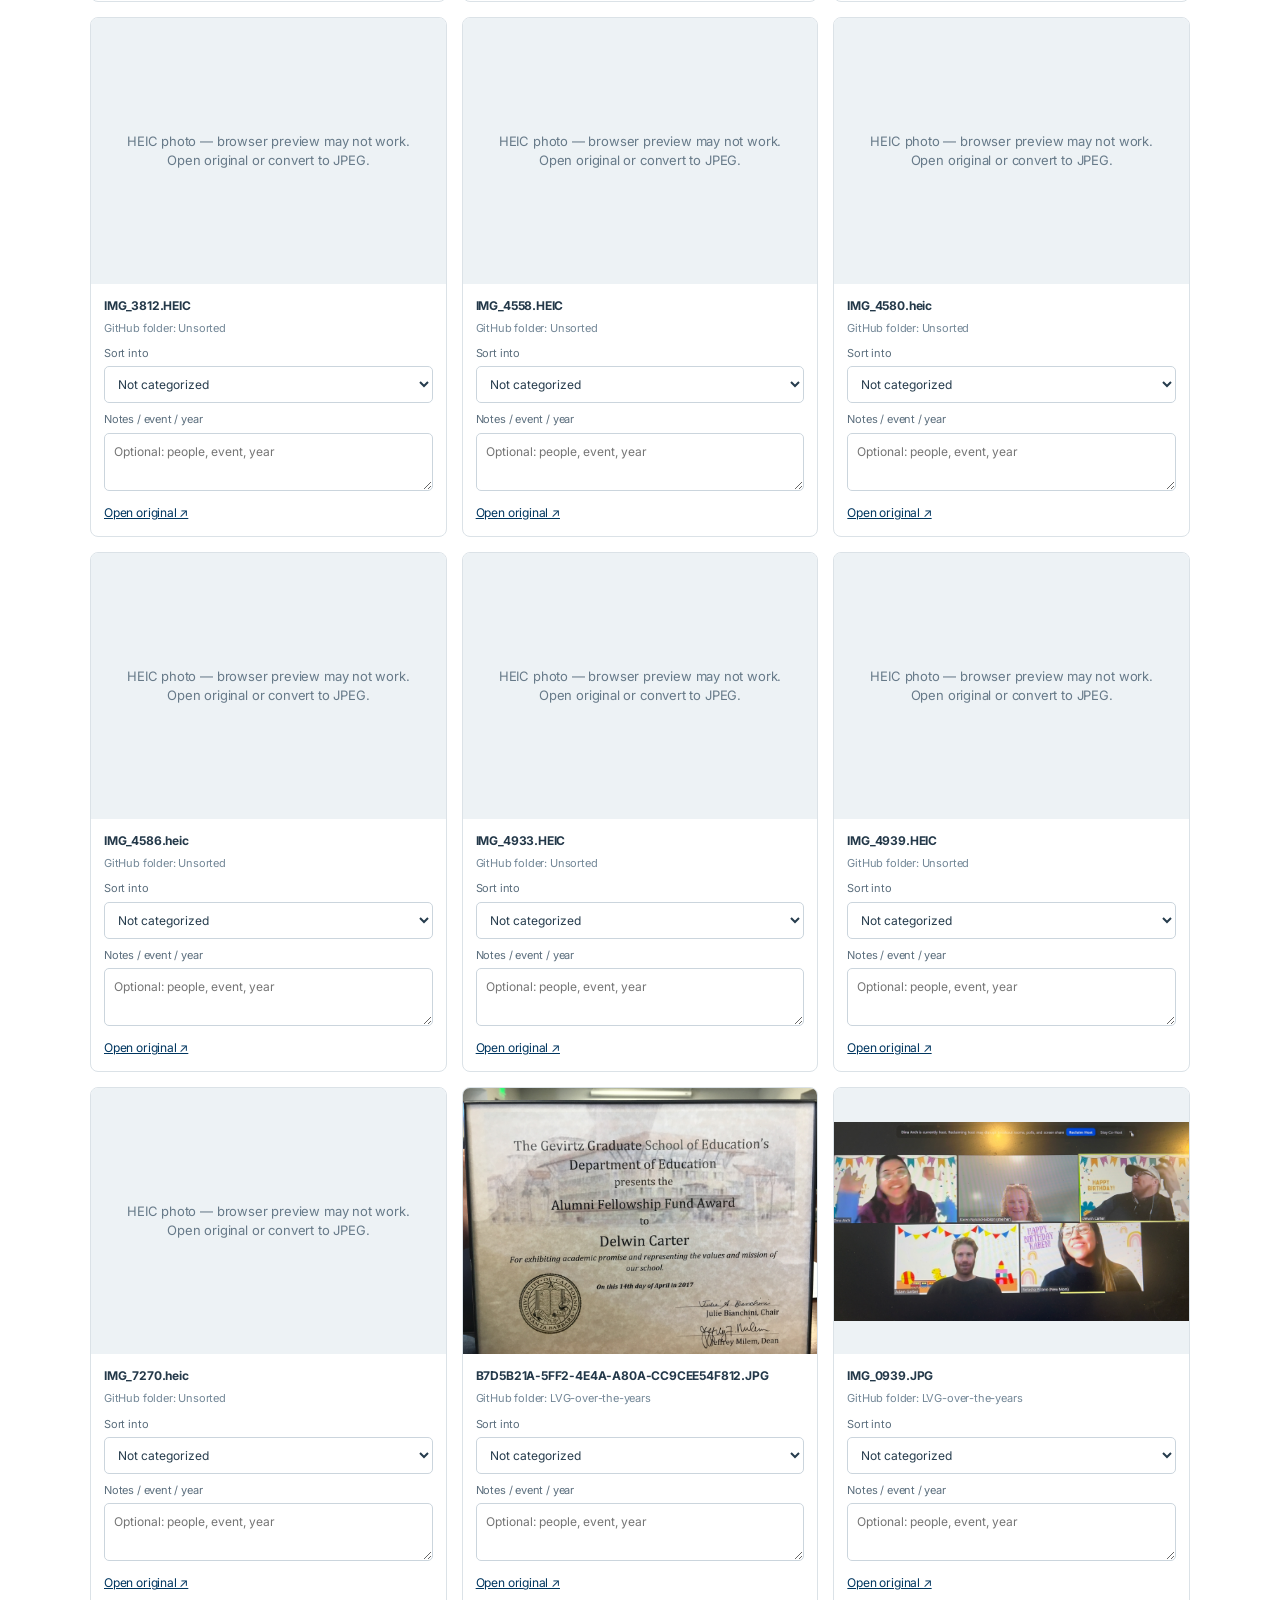
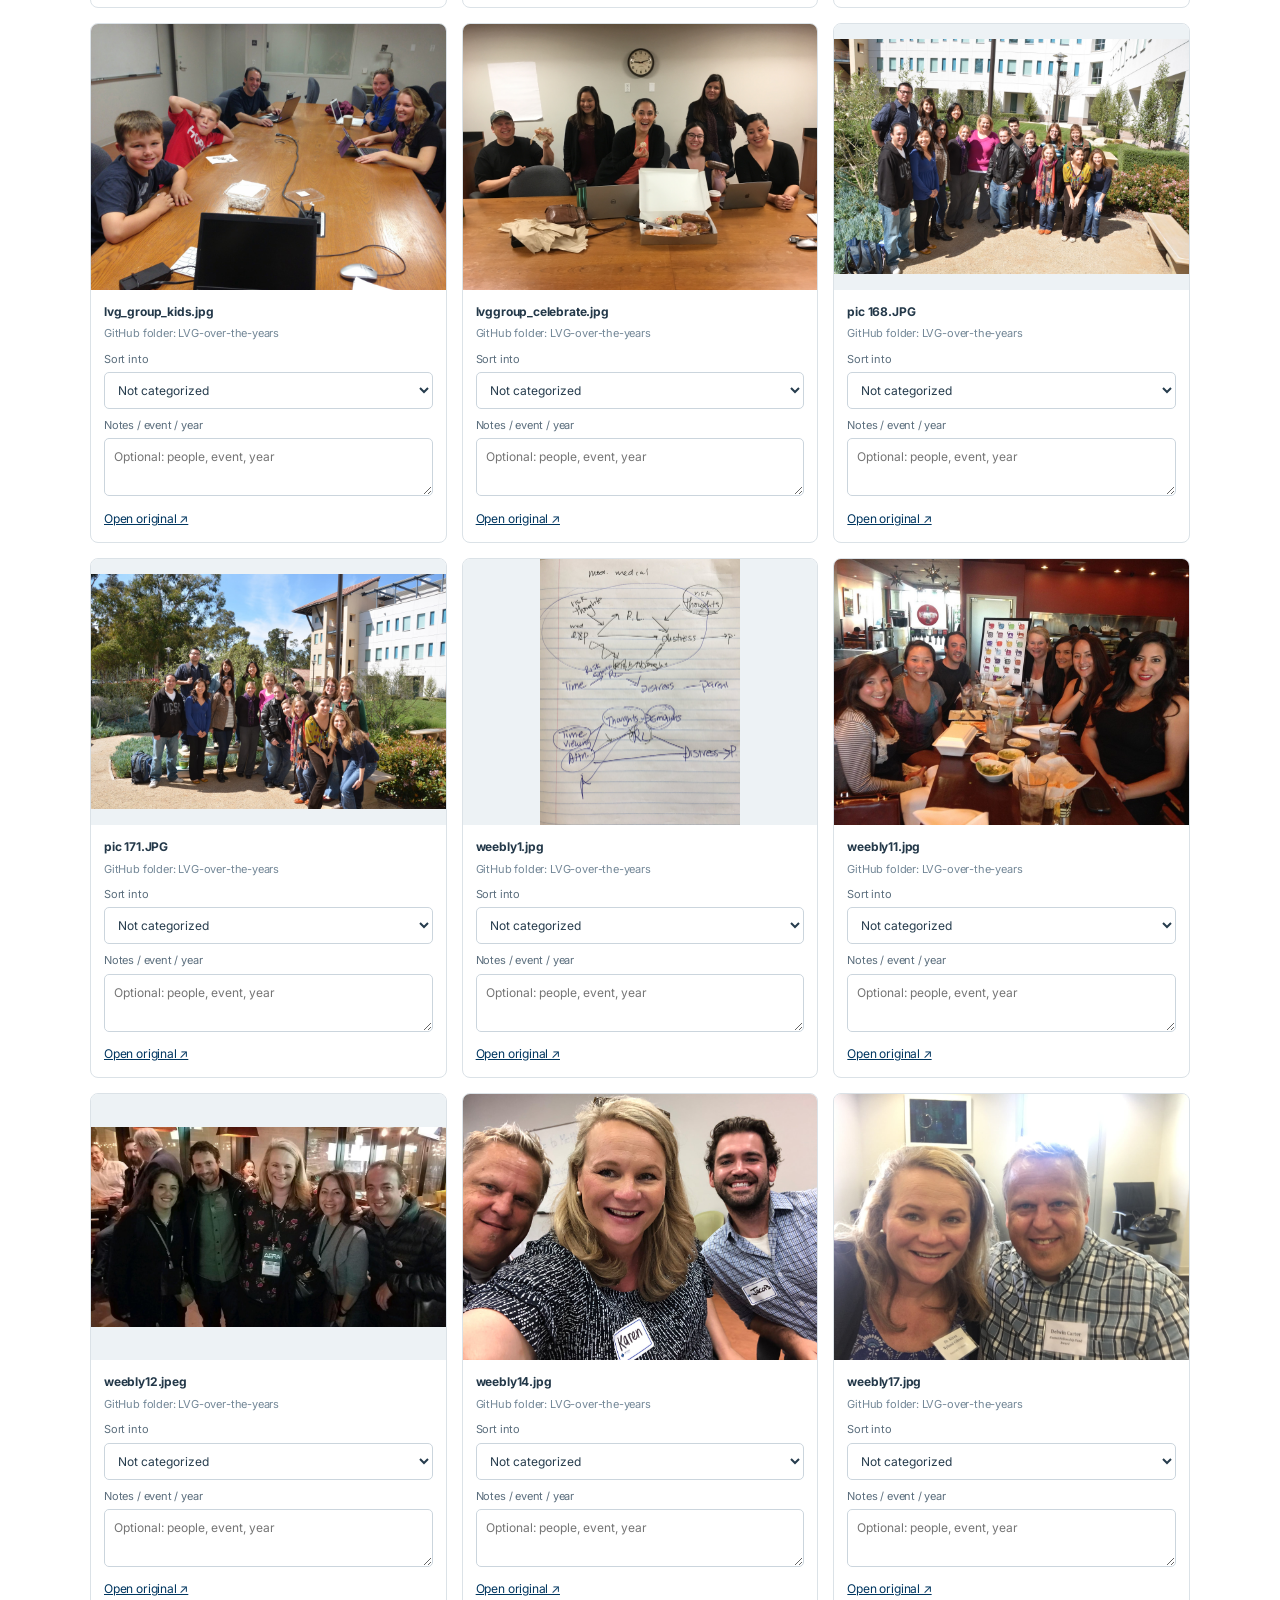
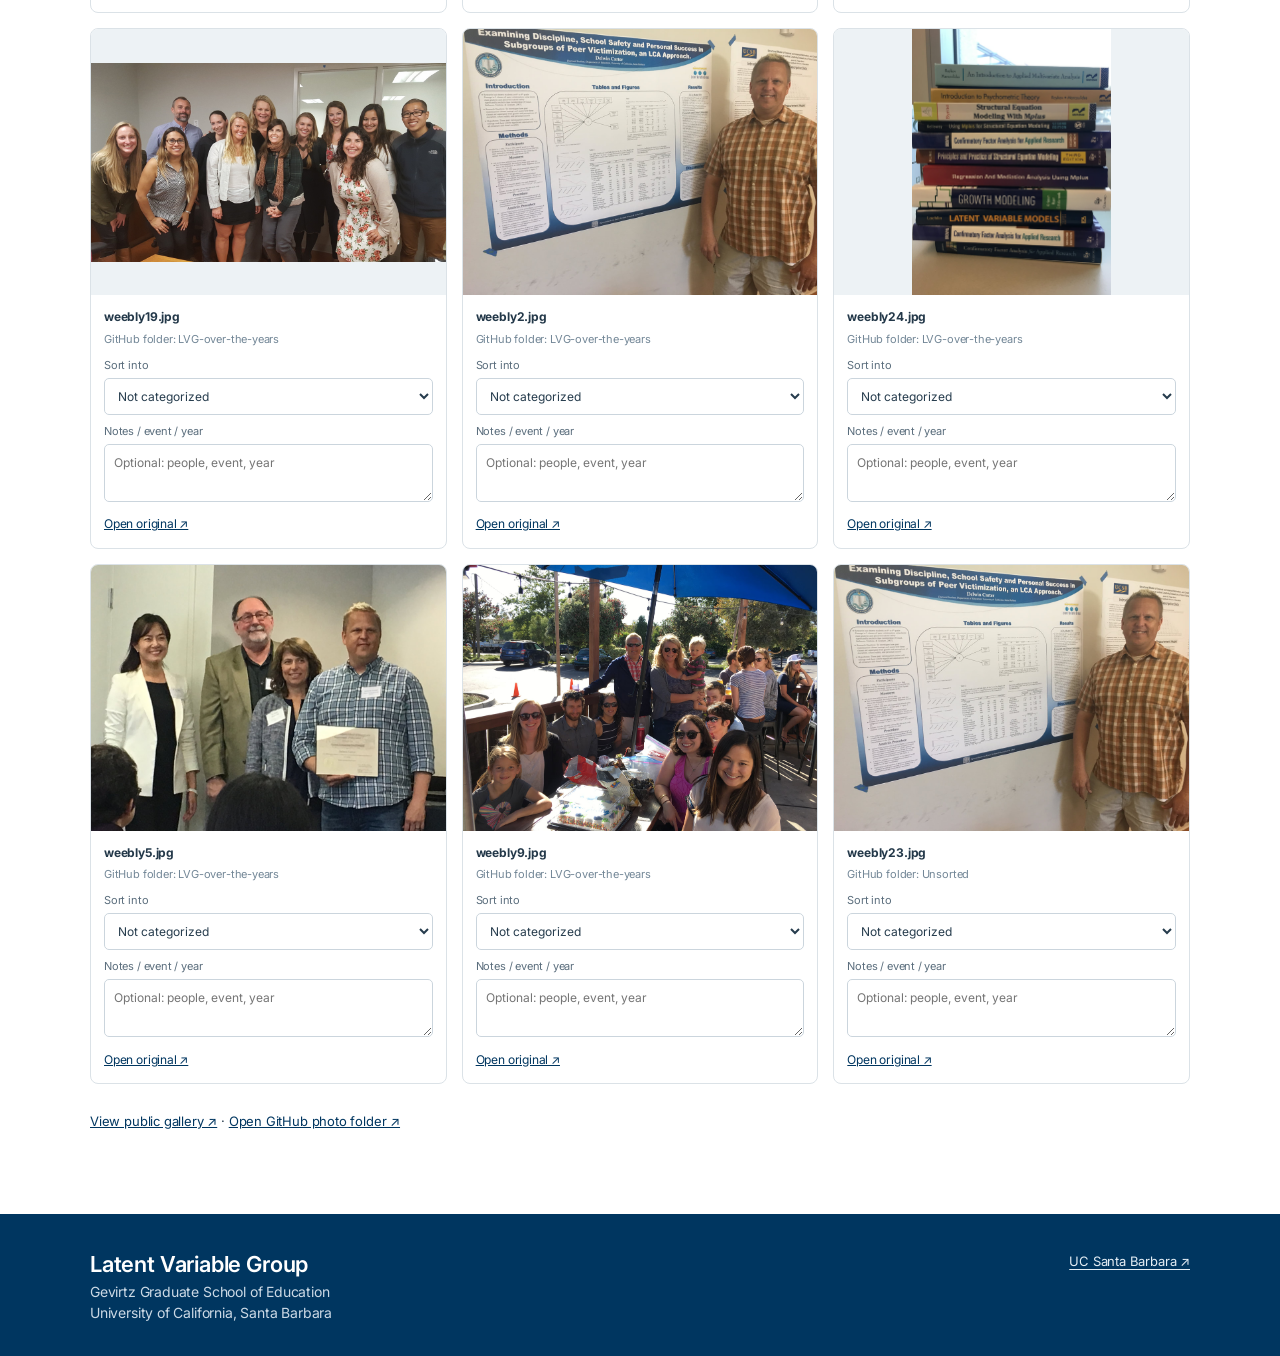
<file: photo-organizer.html>
<!doctype html><html lang="en"><head><meta charset="utf-8"><meta name="viewport" content="width=device-width, initial-scale=1"><link rel="preconnect" href="https://fonts.googleapis.com"><link rel="preconnect" href="https://fonts.gstatic.com" crossorigin><link href="https://fonts.googleapis.com/css2?family=Inter:wght@400;500;600;700&display=swap" rel="stylesheet"><title>LVG Photo Organizer | Latent Variable Group</title><style>
:root{--navy:#003660;--gold:#FEBC11;--ink:#233849;--muted:#61707c;--border:#dce1e5;--cream:#f6f8fa}*{box-sizing:border-box}html{scroll-behavior:smooth}body{margin:0;color:var(--ink);font-family:'Inter',Arial,sans-serif;font-size:16px;line-height:1.65;background:#fff}a{color:inherit}.wrap{max-width:1160px;margin:auto;padding:0 30px}.skip{position:absolute;left:-9999px}.skip:focus{left:12px;top:12px;z-index:99;background:#fff;padding:12px}.university{background:var(--navy);color:#fff;font-size:12px;letter-spacing:.025em;padding:7px 0}.university a{text-decoration:underline;text-underline-offset:3px}.site-header{background:#fff;border-bottom:1px solid var(--border);position:sticky;top:0;z-index:10}.header-content{height:90px;display:flex;justify-content:space-between;align-items:center;gap:32px}.brand{text-decoration:none;display:flex;align-items:center;gap:15px;color:var(--navy)}.brandmark{font-size:38px;font-weight:900;letter-spacing:-2px;line-height:1}.gold-dot,.title-period{color:#d29a00}.brand-sub{font-size:11px;font-weight:900;letter-spacing:1.5px;line-height:1.5}.brand-sub small{font-size:9px;letter-spacing:1.6px;color:#738596}nav{display:flex;gap:30px;align-items:center}nav a{text-decoration:none;font-size:14px;font-weight:800;color:#4d6473;padding:10px 0;border-bottom:3px solid transparent}nav a:hover,nav a[aria-current]{color:var(--navy);border-color:var(--gold)}.mobile-menu{display:none}.hero{background:var(--navy);color:#fff;overflow:hidden}.hero-inner{position:relative;min-height:460px;padding-top:72px;padding-bottom:65px}.hero-inner>*:not(.hero-decoration){position:relative;z-index:2}.eyebrow,.kicker{font-weight:900;font-size:12px;letter-spacing:2px;color:#bf8d00;margin:0 0 22px}.hero .eyebrow{color:var(--gold)}.gold-line{display:inline-block;width:28px;height:3px;vertical-align:middle;background:var(--gold);margin-right:11px}h1,h2,h3,p{margin-top:0}h1{font-size:clamp(47px,6vw,76px);line-height:1.1;letter-spacing:-2px;max-width:760px;margin-bottom:24px;font-weight:900}h1 em{font-style:normal;color:var(--gold)}.hero-intro{max-width:620px;font-size:18px;line-height:1.75;color:#e2edf6}.hero-link{display:inline-block;margin-top:20px;text-decoration:none;border-bottom:2px solid var(--gold);padding-bottom:6px;font-weight:900}.hero-link span{margin-left:22px}.hero-decoration{position:absolute;right:-110px;top:0;opacity:.18;width:590px;height:520px}.ring{position:absolute;border:1px solid #fff;border-radius:50%;width:480px;height:480px;top:15px;right:-30px}.r2{width:340px;height:340px;top:84px;right:40px}.r3{width:200px;height:200px;top:154px;right:110px}.section{padding:92px 0}.section-top{display:flex;align-items:end;justify-content:space-between;gap:45px;margin-bottom:37px}h2{font-size:clamp(31px,3.5vw,45px);line-height:1.2;letter-spacing:-1.4px;color:var(--navy);font-weight:900;margin:0}.section-note{max-width:340px;color:var(--muted);font-size:15px;margin:0}.director-card{display:grid;grid-template-columns:350px 1fr;border:1px solid var(--border);border-radius:12px;overflow:hidden;box-shadow:0 12px 34px rgba(0,54,96,.065)}.director-image{background:#e2e7eb;min-height:425px}.director-image img{height:100%;width:100%;object-fit:cover;object-position:center}.director-info{padding:44px 53px}.director-info .muted{color:#9c7512}.director-info h3{font-size:35px;line-height:1.15;color:var(--navy);font-weight:900;letter-spacing:-1px;margin:0 0 14px}.credentials{font-weight:800;color:#46586a;margin-bottom:20px}.director-info>p:not(.credentials):not(.eyebrow){color:#5d6871;font-size:15px;line-height:1.7}.tags{display:flex;gap:8px;flex-wrap:wrap;margin-top:21px}.tags span{border:1px solid #d6e0e8;color:var(--navy);background:#f3f7fa;padding:5px 10px;border-radius:50px;font-size:11px;font-weight:800}.team{background:var(--cream)}.roster-alert{background:#fff9e8;border-left:3px solid var(--gold);padding:12px 16px;font-size:13px;color:#6b5b30;margin:0 0 24px}.cards{display:grid;grid-template-columns:repeat(3,minmax(0,1fr));gap:23px}.person{background:#fff;border:1px solid #e4e9ed;border-radius:10px;overflow:hidden;transition:transform .2s,box-shadow .2s}.person:hover{transform:translateY(-3px);box-shadow:0 10px 25px rgba(0,54,96,.08)}.person-photo{height:240px;background:#dce5ec;overflow:hidden}.person-photo img{width:100%;height:100%;object-fit:cover;object-position:center 24%}.photo-fallback{display:grid;place-items:center;background:linear-gradient(135deg,#dfe9f0,#f1f5f8);color:#7893a7;font-size:70px;font-weight:900;letter-spacing:-4px}.person-info{padding:24px}.person-role{display:block;font-size:10px;font-weight:900;letter-spacing:1.25px;color:#98700e;margin-bottom:9px}.person h3{font-size:20px;line-height:1.3;color:var(--navy);margin:0 0 10px}.person p{font-size:14px;color:#5a6874;line-height:1.6;margin:0}.text-link{font-size:13px;font-weight:800;display:inline-block;margin-top:12px;color:var(--navy)}.alumni-layout{display:grid;grid-template-columns:1fr 1.25fr;gap:70px}.alumni-layout>div>p:last-child{max-width:400px;color:var(--muted);margin-top:20px}.alumni-lists{display:grid;grid-template-columns:1fr 1fr;gap:24px}.alumni-lists h3{color:var(--navy);border-bottom:3px solid var(--gold);padding-bottom:12px;font-size:18px}.alumni-lists ul{list-style:none;padding:0;margin:0}.alumni-lists li{padding:8px 0;border-bottom:1px solid #edf0f2;font-size:14px}.cta{background:#eaf1f5;padding:72px 0}.cta .kicker{margin-bottom:14px}.cta h2{max-width:700px}.cta-btn{display:inline-flex;gap:45px;align-items:center;background:var(--navy);color:#fff;padding:13px 22px;margin-top:25px;border-radius:4px;text-decoration:none;font-size:14px;font-weight:900}.cta-btn:hover{background:#07558d}footer{background:var(--navy);color:#fff;padding:50px 0 20px}.footer-content{display:flex;justify-content:space-between;gap:25px}.footer-content strong{font-size:22px}.footer-content p{color:#cbd9e5;font-size:14px}.footer-content a{font-size:13px;line-height:2;color:#e4eef5}.footer-bottom{border-top:1px solid #436786;padding-top:16px;margin-top:30px;font-size:11px;color:#bed0df}@media(max-width:850px){.director-card{grid-template-columns:280px 1fr}.director-info{padding:30px}.cards{grid-template-columns:repeat(2,minmax(0,1fr))}.alumni-layout{gap:32px}.mobile-menu{display:block;border:1px solid #cad7e1;background:white;border-radius:4px;padding:8px 12px;color:var(--navy);font-weight:800}nav{display:none;position:absolute;top:90px;left:0;right:0;background:#fff;padding:20px 30px;box-shadow:0 9px 18px #0002;flex-direction:column;align-items:stretch;gap:4px}nav.show{display:flex}}@media(max-width:600px){.wrap{padding:0 20px}.header-content{height:74px}.brandmark{font-size:32px}.brand-sub{font-size:9px}.hero-inner{min-height:0;padding-top:58px;padding-bottom:62px}.hero-intro{font-size:16px}.hero-decoration{right:-350px}.section{padding:60px 0}.section-top{display:block}.section-note{margin-top:16px}.director-card{grid-template-columns:1fr}.director-image{min-height:0;height:320px}.director-info{padding:27px}.director-info h3{font-size:30px}.cards{grid-template-columns:1fr}.person-photo{height:280px}.alumni-layout,.alumni-lists{grid-template-columns:1fr}.footer-content{display:block}nav{top:74px}}


/* Minimal academic version */
.simple-page-title{padding:65px 0 22px;background:#fff}.simple-page-title h1{color:#003660;font-size:clamp(36px,5vw,55px);font-weight:800;margin:0 0 15px;letter-spacing:-1.5px}.simple-underline{height:4px;width:58px;background:#FEBC11}.section{padding:48px 0 68px}.section-top{margin-bottom:26px}.section-top h2{font-size:clamp(27px,3vw,35px);letter-spacing:-.6px}.director-card{box-shadow:none}.director-info{padding:35px 43px}.director-info h3{font-size:30px}.director-image{min-height:380px}.person:hover{transform:none;box-shadow:0 5px 14px rgba(0,54,96,.04)}.person-photo{height:220px}.person-info{padding:20px}.alumni-layout{gap:35px}.alumni-lists h3{font-size:17px}footer{padding-top:34px}.roster-alert{background:#fbfcfd;border-left-color:#d6b45e;color:#66757f}@media(max-width:600px){.simple-page-title{padding:42px 0 12px}.section{padding:36px 0 50px}.director-info{padding:25px}.director-image{height:300px;min-height:0}}

/* Refined typographic weights: a lighter, more understated academic appearance. */
body{font-weight:400}
.brandmark{font-weight:600;letter-spacing:-1.3px}
.brand-sub{font-weight:600}
nav a{font-weight:600}
.simple-page-title h1{font-weight:600;letter-spacing:-.9px}
h2,.section-top h2{font-weight:600;letter-spacing:-.5px}
.director-info h3{font-weight:600;letter-spacing:-.4px}
.person h3{font-weight:600}
.credentials{font-weight:500}
.person-role,.eyebrow,.kicker{font-weight:600}
.tags span,.text-link{font-weight:600}
.alumni-lists h3{font-weight:600}
.footer-content strong{font-weight:600}


/* Shared minimalist page layouts */
.content-section{padding:40px 0 72px}.content-section.alt{background:#f6f8fa}.lede{max-width:760px;font-size:17px;color:#4c6273;line-height:1.85;margin:0 0 25px}.content-grid{display:grid;grid-template-columns:repeat(2,minmax(0,1fr));gap:22px;margin-top:25px}.feature-card{border:1px solid var(--border);border-radius:9px;padding:28px 30px;background:#fff}.feature-card h2,.feature-card h3{font-size:22px;letter-spacing:-.3px;font-weight:600;color:var(--navy);margin:0 0 12px}.feature-card p{color:#586c7b;margin:0;font-size:15px}.feature-card a{color:#003660;text-underline-offset:3px}.pubs{max-width:920px;list-style:none;margin:0;padding:0}.pubs li{padding:13px 0;border-bottom:1px solid var(--border);font-size:15px;line-height:1.7}.category{margin:16px 0 20px;color:var(--navy);font-size:25px;font-weight:600}.news-list{max-width:950px}.news-item{border-bottom:1px solid var(--border);padding:20px 0}.news-item h2{font-weight:600;color:var(--navy);font-size:19px;margin:0 0 7px}.news-item p{margin:0;color:#556977;font-size:15px}.home-image{width:100%;max-height:320px;object-fit:cover;border-radius:8px}.small-note{color:#647583;font-size:13px}.home-section{padding-top:42px}.site-header nav a{font-weight:500}.brand-sub{font-weight:500}.simple-page-title h1{font-weight:500}.footer-content a{text-decoration:underline;text-underline-offset:3px}@media(max-width:700px){.content-grid{grid-template-columns:1fr}.feature-card{padding:24px}.content-section{padding:24px 0 55px}}
/* Site-wide compact typography: smaller type, tighter rhythm, consistent page density. */
html{font-size:15px}body{font-size:15px;line-height:1.48;letter-spacing:-.012em}p,li{line-height:1.5}h1,h2,h3{line-height:1.16;letter-spacing:-.025em}nav a,.links a{font-size:13px;letter-spacing:-.01em}.simple-page-title{padding-top:45px;padding-bottom:16px}.simple-page-title h1{font-size:clamp(32px,4vw,46px);line-height:1.1}.content-section{padding-top:24px;padding-bottom:52px}.lede{font-size:15px;line-height:1.55;margin-bottom:17px}.news-item{padding:15px 0}.news-item h2{font-size:18px;margin-bottom:5px}.news-item p,.pubs li,.feature-card p{font-size:14px;line-height:1.5}.pubs li{padding:9px 0}.category{font-size:22px;margin:14px 0 13px}.feature-card{padding:21px 24px}.section{padding-top:62px;padding-bottom:54px}.section-top{margin-bottom:26px}.section-top h2{font-size:clamp(27px,3vw,36px)}.person-info{padding:18px}.person h3{font-size:18px;margin-bottom:7px}.person p{font-size:13px;line-height:1.5}.small-note{font-size:12px}.body-content{padding-top:67px;padding-bottom:42px;gap:55px}.body-content h2{font-size:32px}.copy p{font-size:15px;line-height:1.52;margin-bottom:12px}.intro{font-size:16px;line-height:1.58}.hero{padding-top:55px;padding-bottom:86px}.hero h1{font-size:clamp(43px,5vw,68px)}.places{padding-bottom:70px}.place{padding:22px}.bookdown-feature{padding-bottom:48px}.bookdown-feature-inner{padding:27px 32px}.bookdown-highlight{padding:23px 27px;margin-bottom:30px}.bookdown-highlight h2{font-size:23px}.bookdown-highlight p{line-height:1.5}@media(max-width:700px){.content-section{padding-top:20px;padding-bottom:44px}.feature-card{padding:19px}.body-content{padding-top:54px;gap:30px}.bookdown-feature-inner{padding:23px}}

/* News: editorial feature plus a flexible announcement card grid. */
.news-main{padding-top:20px;padding-bottom:55px}
.news-intro{font-size:14px;line-height:1.5;color:#61707c;margin:0 0 22px}
.news-feature{border:1px solid var(--border);border-radius:10px;overflow:hidden;background:#fff}
.news-feature-photos{display:grid;grid-template-columns:1fr 1fr;gap:8px;padding:8px;background:#eef2f5}
.news-photo-placeholder{aspect-ratio:4 / 3;display:flex;flex-direction:column;align-items:center;justify-content:center;gap:12px;background:linear-gradient(145deg,#e3eaf0,#f6f8fa);color:#7890a2}
.news-photo-placeholder span{font-size:32px;opacity:.45;line-height:1}
.news-photo-placeholder small{font-size:12px;letter-spacing:.01em}
.news-feature-copy{padding:22px 27px 26px;max-width:920px}
.news-meta{font-size:10px;font-weight:700;letter-spacing:.09em;text-transform:uppercase;color:#8b6b23;margin:0 0 9px}
.news-meta span{color:#b7b7b7;padding:0 4px}
.news-feature-copy h2{font-size:24px;line-height:1.22;font-weight:600;letter-spacing:-.02em;color:var(--navy);margin:0 0 10px}
.news-feature-copy>p:last-child{font-size:14px;line-height:1.55;color:#526474;margin:0}
.news-section-heading{font-size:21px;line-height:1.2;font-weight:600;color:var(--navy);margin:30px 0 14px}
.news-card-grid{display:grid;grid-template-columns:repeat(2,minmax(0,1fr));gap:14px}
.news-card{border:1px solid var(--border);border-radius:8px;padding:20px 22px;background:#fff}
.news-card h3{font-size:17px;font-weight:600;color:var(--navy);line-height:1.3;margin:0 0 9px}
.news-card>p:last-child{font-size:13px;line-height:1.55;color:#526474;margin:0}
.news-card a{color:var(--navy);text-underline-offset:3px}
@media(max-width:700px){.news-card-grid{grid-template-columns:1fr}.news-feature-copy{padding:19px}.news-feature-copy h2{font-size:21px}.news-feature-photos{gap:5px;padding:5px}.news-photo-placeholder small{font-size:10px;text-align:center}.news-main{padding-top:17px}}

.news-photo-slot{position:relative;aspect-ratio:4/3;overflow:hidden}.news-photo-slot img{position:absolute;inset:0;width:100%;height:100%;object-fit:cover;z-index:1}.news-photo-slot img[hidden]{display:none}.news-photo-slot .news-photo-placeholder{width:100%;height:100%}.news-card-photo{margin:-20px -22px 17px;aspect-ratio:16/10;overflow:hidden;background:#f1f4f6}.news-card-photo[hidden]{display:none}.news-card-photo img{display:block;width:100%;height:100%;object-fit:cover;object-position:center 35%}

.aera-feature{margin-top:17px}.aera-talks{margin:5px 0 14px;padding-left:19px;color:#526474;font-size:13.5px;line-height:1.55}.aera-talks li{margin-bottom:7px}.aera-photo-note{font-size:12px!important;color:#87949c!important;font-style:italic;margin-top:13px!important}

/* Full-width photo for AERA symposium announcement */
.news-feature-photos.single-photo{display:block;padding:8px;background:#eef2f5}
.news-feature-photos.single-photo img{display:block;width:100%;height:auto;max-height:480px;object-fit:contain;border-radius:5px;background:#eef2f5}

/* AERA conference and professional development cards */
#aera-symposium .news-card-photo img{object-fit:contain;background:#f1f4f6}
#aera-short-course .news-card-photo img{object-fit:cover;object-position:center 42%}
.news-archive-footer{margin:28px 0 0;font-size:14px}.news-archive-footer a,.news-intro a{color:var(--navy);text-underline-offset:3px}.gallery-grid{display:grid;grid-template-columns:repeat(2,minmax(0,1fr));gap:16px;margin-top:25px}.gallery-grid section{padding:21px;border:1px solid var(--border);border-radius:9px}.gallery-grid h2{font-size:19px;margin-bottom:9px}.gallery-grid p{font-size:13px;color:#5d6f7d}.gallery-pending{margin-top:20px;padding:30px 12px;text-align:center;background:#f5f7f9;border:1px dashed #cdd7df;border-radius:7px}@media(max-width:700px){.gallery-grid{grid-template-columns:1fr}}.archive-group{margin:26px 0 38px}.archive-group h2{font-size:22px;margin-bottom:7px}.archive-group>p{font-size:13px;color:#647583;margin-bottom:15px}.archive-photo-grid{display:grid;grid-template-columns:repeat(3,minmax(0,1fr));gap:14px}.archive-tile{display:block;text-decoration:none;border:1px solid var(--border);border-radius:8px;overflow:hidden;background:#fff}.archive-tile img{display:block;width:100%;aspect-ratio:4/3;object-fit:contain;background:#eef2f5}.archive-tile:hover{border-color:#94aabd;box-shadow:0 4px 12px #00366015}.archive-note{background:#f6f8fa;border-left:3px solid var(--gold);padding:14px 17px;font-size:13px;color:#526474}.archive-back{font-size:13px;margin:14px 0 24px}.archive-back a{color:var(--navy)}@media(max-width:760px){.archive-photo-grid{grid-template-columns:repeat(2,minmax(0,1fr))}}@media(max-width:460px){.archive-photo-grid{grid-template-columns:1fr}}.archive-event-groups{display:grid;gap:23px;margin:22px 0 30px}.archive-event-group{border:1px solid var(--border);padding:20px 22px;border-radius:8px}.archive-event-group h2{font-size:21px;margin:0 0 14px}.archive-event-group .gallery-pending{font-size:13px;color:#71818d;background:#f6f8fa;padding:17px;margin:0;border-radius:5px}.archive-back{font-size:13px;margin:15px 0}.archive-back a{color:var(--navy)}.organizer-warning{font-size:13px;color:#596977;background:#f5f7f9;padding:13px 16px;border-left:3px solid var(--gold);margin:0 0 20px}.organizer-controls{display:grid;grid-template-columns:2fr 1fr 1fr;gap:12px}.organizer-controls label{font-size:12px;color:#556777;font-weight:600}.organizer-controls input,.organizer-controls select,.organizer-tile select,.organizer-tile textarea{width:100%;font:inherit;color:#263c4d;border:1px solid #cbd5dd;border-radius:5px;background:#fff;padding:9px;margin-top:5px}.organizer-summary{display:flex;align-items:center;justify-content:space-between;gap:10px;margin:20px 0 15px;font-size:13px}.organizer-summary button{cursor:pointer;padding:9px 13px;border-radius:5px;border:1px solid #b4c4d0;background:#fff;color:var(--navy);font-weight:600}.organizer-grid{display:grid;grid-template-columns:repeat(3,minmax(0,1fr));gap:15px}.organizer-tile{min-width:0;border:1px solid #dbe2e7;border-radius:8px;overflow:hidden;background:#fff}.organizer-image{display:flex;align-items:center;justify-content:center;aspect-ratio:4/3;background:#edf2f5;overflow:hidden}.organizer-image img{width:100%;height:100%;object-fit:contain}.organizer-image .no-preview{padding:20px;color:#677a89;text-align:center;font-size:13px}.organizer-tile-body{padding:13px}.organizer-tile strong{font-size:12px;display:block;overflow-wrap:anywhere}.organizer-tile .folder-label{font-size:11px;color:#738797;margin:5px 0 9px}.organizer-tile label{display:block;font-size:11px;color:#5b6e7d;margin-top:8px}.organizer-tile textarea{min-height:58px;resize:vertical;font-size:12px}.organizer-tile select{font-size:12px}.organizer-tile a{display:inline-block;margin-top:9px;color:var(--navy);font-size:12px}.organizer-footer{margin:28px 0;font-size:13px}.organizer-footer a{color:var(--navy)}@media(max-width:860px){.organizer-grid{grid-template-columns:repeat(2,minmax(0,1fr))}.organizer-controls{grid-template-columns:1fr 1fr}}@media(max-width:540px){.organizer-grid,.organizer-controls{grid-template-columns:1fr}}
</style></head><body><a class="skip" href="#main">Skip to content</a><div class="university"><div class="wrap">UC Santa Barbara · Gevirtz Graduate School of Education</div></div>
<header class="site-header"><div class="wrap header-content"><a class="brand" href="index.html"><span class="brandmark">LVG</span><span class="brand-sub">LATENT VARIABLE GROUP</span></a><button aria-controls="main-nav" aria-expanded="false" class="mobile-menu" type="button">Menu <span>☰</span></button><nav aria-label="Main navigation" id="main-nav"><a href="index.html">Home</a><a href="people.html">People</a><a href="research.html">Research</a><a href="papers-resources.html">Papers &amp; Resources</a><a href="news.html">News</a></nav></div></header><main id="main"><section class="simple-page-title"><div class="wrap"><h1>LVG Photo Organizer</h1><div class="simple-underline"></div></div></section><section class="content-section news-main"><div class="wrap"><p class="news-intro">Browse and identify photographs uploaded to <code>docs/archive-photos</code>. This is a working index; photo filenames and folder assignments are visible here, but not on the public gallery.</p><div class="organizer-warning">This page is unlisted, <strong>not private</strong>: anyone with its URL can view it. Sorting notes are saved only in this browser; they do not automatically move files in GitHub.</div><div class="organizer-controls"><label>Find a photo<input id="photo-search" type="search" placeholder="Search filenames or notes"></label><label>Current GitHub folder<select id="folder-filter"><option value="all">All photos</option><option value="Unsorted">Unsorted (root)</option><option value="AERA Photos">AERA Photos</option><option value="Graduation">Graduation</option><option value="LVG-over-the-years">LVG-over-the-years</option></select></label><label>My sorting choice<select id="choice-filter"><option value="all">All choices</option><option value="unassigned">Not yet categorized</option><option value="AERA Photos">AERA Photos</option><option value="Graduation">Graduation</option><option value="LVG-over-the-years">LVG Through the Years</option><option value="Other / investigate">Other / investigate</option></select></label></div><div class="organizer-summary"><span id="photo-count"></span><button id="export-notes" type="button">Download sorting list (CSV)</button></div><div id="photo-grid" class="organizer-grid"></div><p class="organizer-footer"><a href="through-the-years.html">View public gallery ↗</a> · <a href="https://github.com/KNylund-Gibson/lvg_website/tree/master/docs/archive-photos">Open GitHub photo folder ↗</a></p></div></section></main><footer><div class="wrap footer-content"><div><strong>Latent Variable Group</strong><p>Gevirtz Graduate School of Education<br/>University of California, Santa Barbara</p></div><div><a href="https://www.ucsb.edu/">UC Santa Barbara ↗</a></div></div></footer><script>const b=document.querySelector('.mobile-menu'),n=document.querySelector('#main-nav');b.addEventListener('click',()=>{const open=b.getAttribute('aria-expanded')==='true';b.setAttribute('aria-expanded',String(!open));n.classList.toggle('show',!open)});</script><script>
(function(){
const photos=[{"name":"AERA studnets george.JPG","folder":"AERA Photos"},{"name":"AERA_workshop.jpg","folder":"AERA Photos"},{"name":"D59572E6-7AC2-4DBE-9C5F-FD1A644EB962.JPG","folder":"AERA Photos"},{"name":"photo.JPG","folder":"AERA Photos"},{"name":"weebly16.jpg","folder":"AERA Photos"},{"name":"weebly2-.jpg","folder":"AERA Photos"},{"name":"weebly23.jpeg","folder":"AERA Photos"},{"name":"weebly4.jpg","folder":"AERA Photos"},{"name":"weebly6.jpg","folder":"AERA Photos"},{"name":"weebly7.jpg","folder":"AERA Photos"},{"name":"weebly8.jpg","folder":"AERA Photos"},{"name":"graduation_2013.jpg","folder":"Graduation"},{"name":"weebly10.jpg","folder":"Graduation"},{"name":"weebly13.jpg","folder":"Graduation"},{"name":"weebly15.jpg","folder":"Graduation"},{"name":"weebly22.jpg","folder":"Graduation"},{"name":"weebly3.jpg","folder":"Graduation"},{"name":"IMG_0265.heic","folder":"Unsorted"},{"name":"IMG_2189.heic","folder":"Unsorted"},{"name":"IMG_3586.heic","folder":"Unsorted"},{"name":"IMG_3589.heic","folder":"Unsorted"},{"name":"IMG_3607.heic","folder":"Unsorted"},{"name":"IMG_3798.HEIC","folder":"Unsorted"},{"name":"IMG_3800.HEIC","folder":"Unsorted"},{"name":"IMG_3812.HEIC","folder":"Unsorted"},{"name":"IMG_4558.HEIC","folder":"Unsorted"},{"name":"IMG_4580.heic","folder":"Unsorted"},{"name":"IMG_4586.heic","folder":"Unsorted"},{"name":"IMG_4933.HEIC","folder":"Unsorted"},{"name":"IMG_4939.HEIC","folder":"Unsorted"},{"name":"IMG_7270.heic","folder":"Unsorted"},{"name":"B7D5B21A-5FF2-4E4A-A80A-CC9CEE54F812.JPG","folder":"LVG-over-the-years"},{"name":"IMG_0939.JPG","folder":"LVG-over-the-years"},{"name":"lvg_group_kids.jpg","folder":"LVG-over-the-years"},{"name":"lvggroup_celebrate.jpg","folder":"LVG-over-the-years"},{"name":"pic 168.JPG","folder":"LVG-over-the-years"},{"name":"pic 171.JPG","folder":"LVG-over-the-years"},{"name":"weebly1.jpg","folder":"LVG-over-the-years"},{"name":"weebly11.jpg","folder":"LVG-over-the-years"},{"name":"weebly12.jpeg","folder":"LVG-over-the-years"},{"name":"weebly14.jpg","folder":"LVG-over-the-years"},{"name":"weebly17.jpg","folder":"LVG-over-the-years"},{"name":"weebly19.jpg","folder":"LVG-over-the-years"},{"name":"weebly2.jpg","folder":"LVG-over-the-years"},{"name":"weebly24.jpg","folder":"LVG-over-the-years"},{"name":"weebly5.jpg","folder":"LVG-over-the-years"},{"name":"weebly9.jpg","folder":"LVG-over-the-years"},{"name":"weebly23.jpg","folder":"Unsorted"}];
const key='lvg-photo-organizer-v1';
let notes={};try{notes=JSON.parse(localStorage.getItem(key)||'{}')}catch(e){}
const grid=document.getElementById('photo-grid'), count=document.getElementById('photo-count');
const search=document.getElementById('photo-search'),folder=document.getElementById('folder-filter'),choice=document.getElementById('choice-filter');
const categories=['','AERA Photos','Graduation','LVG-over-the-years','Other / investigate'];
function save(){try{localStorage.setItem(key,JSON.stringify(notes))}catch(e){}}
function filename(p){return p.folder==='Unsorted'?p.name:p.folder+'/'+p.name}
function src(p){return 'archive-photos/'+(p.folder==='Unsorted'?'':encodeURIComponent(p.folder)+'/')+encodeURIComponent(p.name)}
function el(tag,cls,txt){const a=document.createElement(tag);if(cls)a.className=cls;if(txt!==undefined)a.textContent=txt;return a}
function render(){
const q=search.value.toLowerCase().trim();
const shown=photos.filter(p=>{const v=notes[filename(p)]||{};return(folder.value==='all'||folder.value===p.folder)&&(choice.value==='all'||(choice.value==='unassigned'?!v.category:choice.value===v.category))&&(!q||(filename(p)+' '+(v.note||'')+' '+(v.category||'')).toLowerCase().includes(q))});
grid.replaceChildren();count.textContent=shown.length+' of '+photos.length+' photos';
for(const p of shown){const id=filename(p),v=notes[id]||{};const tile=el('article','organizer-tile');const media=el('div','organizer-image');
if(/\.heic$/i.test(p.name)){media.append(el('div','no-preview','HEIC photo — browser preview may not work. Open original or convert to JPEG.'))}
else{const im=el('img');im.loading='lazy';im.alt='Archive photo: '+p.name;im.src=src(p);im.onerror=()=>{media.replaceChildren(el('div','no-preview','Preview unavailable — open original'))};media.append(im)}
tile.append(media);const body=el('div','organizer-tile-body');body.append(el('strong','',p.name),el('p','folder-label','GitHub folder: '+p.folder));
const lab=el('label','', 'Sort into');const sel=el('select');for(const x of categories){const op=el('option','',x||'Not categorized');op.value=x;sel.append(op)}sel.value=v.category||'';sel.onchange=()=>{(notes[id]??={}).category=sel.value;save();if(choice.value!=='all')render()};lab.append(sel);body.append(lab);
const nl=el('label','', 'Notes / event / year');const inp=el('textarea');inp.placeholder='Optional: people, event, year';inp.value=v.note||'';inp.oninput=()=>{(notes[id]??={}).note=inp.value;save()};nl.append(inp);body.append(nl);
const link=el('a','','Open original ↗');link.href=src(p);link.target='_blank';link.rel='noopener noreferrer';body.append(link);tile.append(body);grid.append(tile)}
}
for(const ctrl of [search,folder,choice])ctrl.addEventListener(ctrl===search?'input':'change',render);
document.getElementById('export-notes').addEventListener('click',()=>{
const rows=[['Filename','Current GitHub folder','Selected category','Notes'],...photos.map(p=>{const v=notes[filename(p)]||{};return[p.name,p.folder,v.category||'',v.note||'']})];const csv=rows.map(row=>row.map(cell=>'"'+String(cell).replace(/"/g,'""')+'"').join(',')).join('\r\n');const blob=new Blob([csv],{type:'text/csv;charset=utf-8'});const url=URL.createObjectURL(blob);const a=document.createElement('a');a.href=url;a.download='lvg-photo-sorting.csv';a.click();setTimeout(()=>URL.revokeObjectURL(url),1000)});
render();
})();
</script></body></html>
</file>
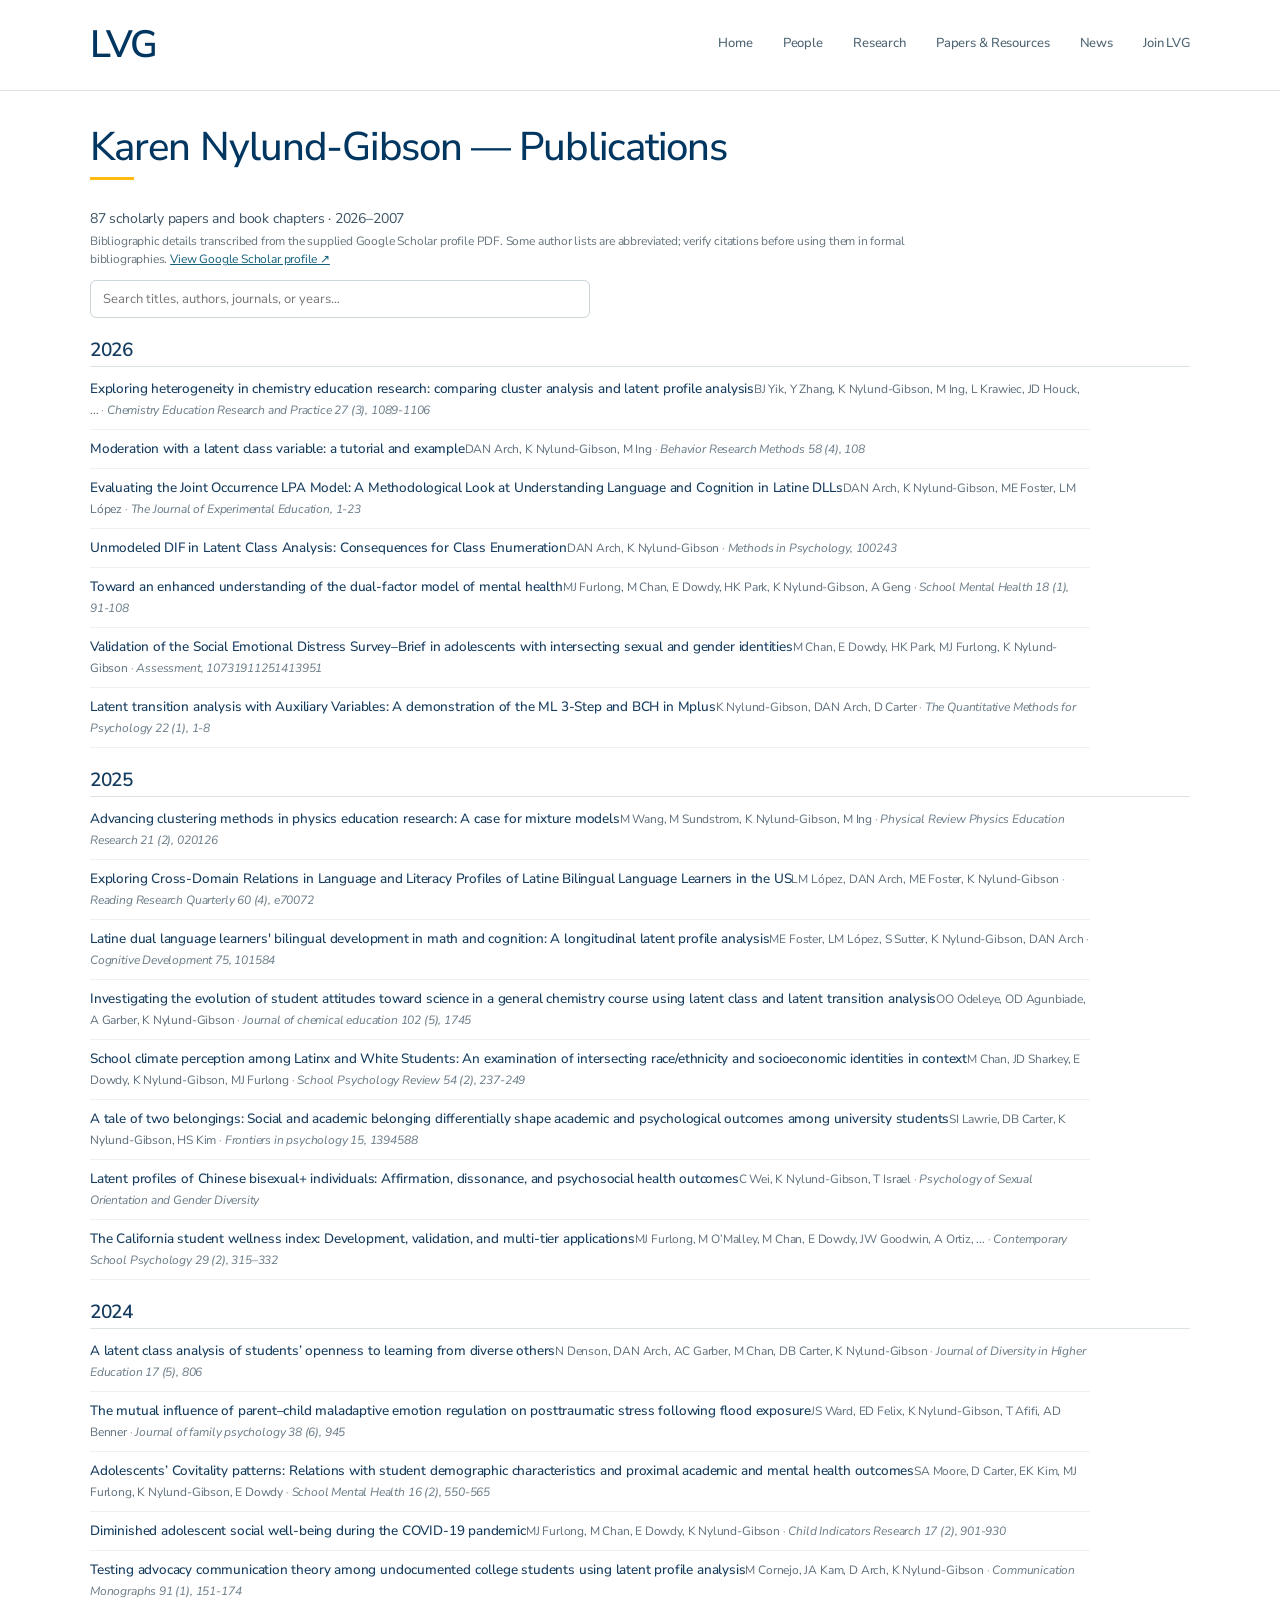
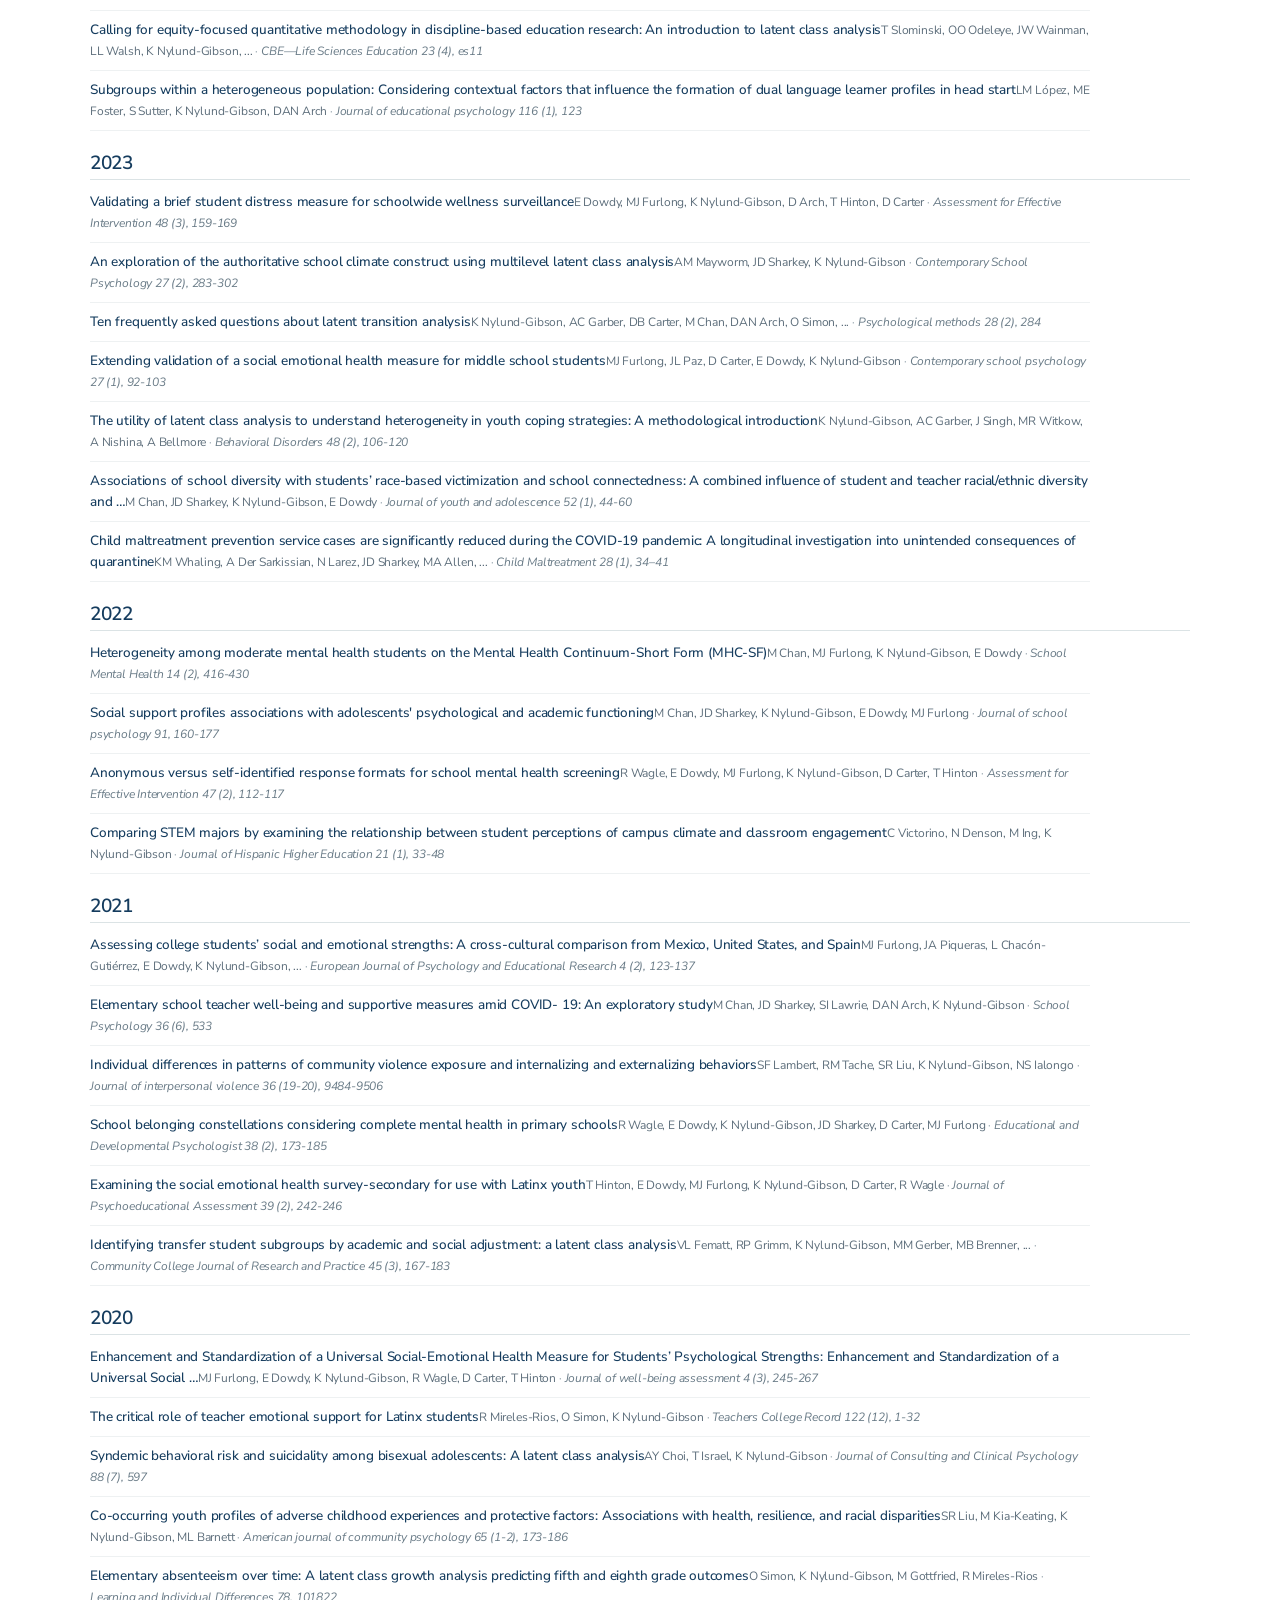
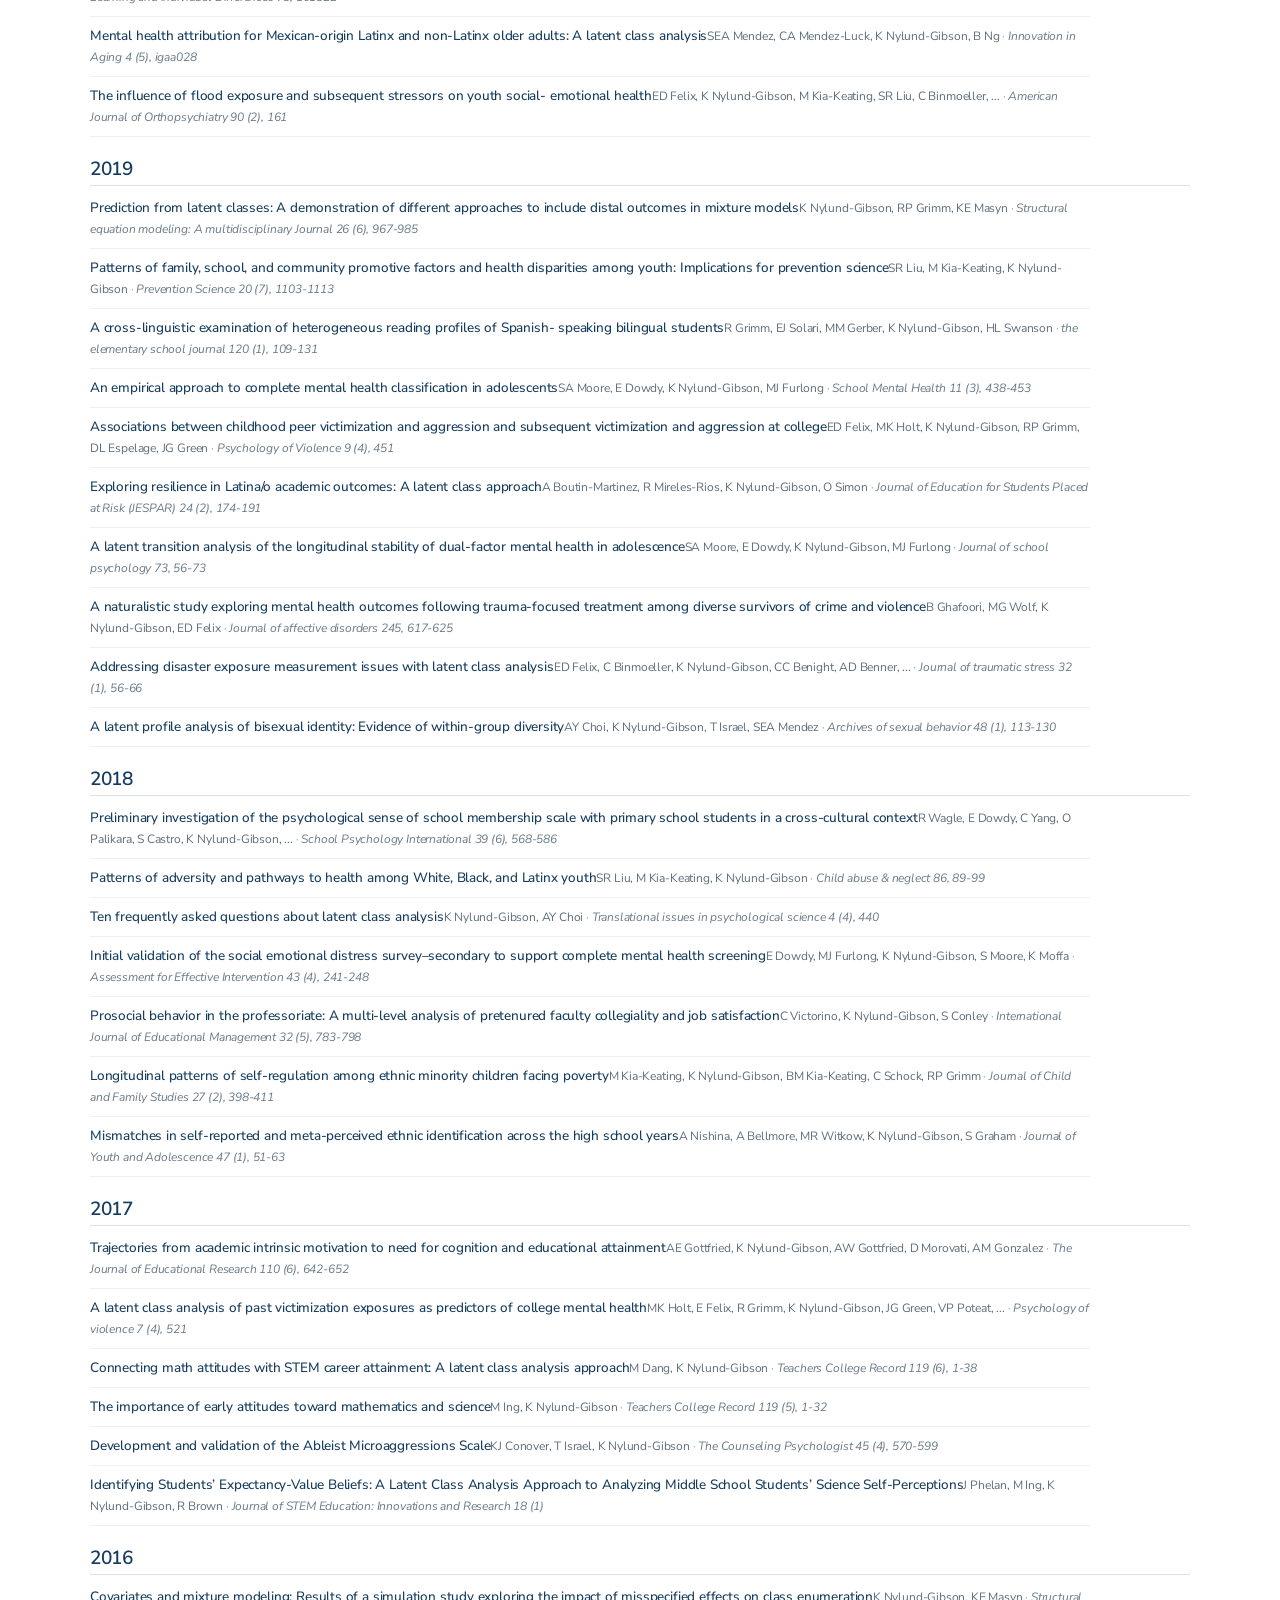
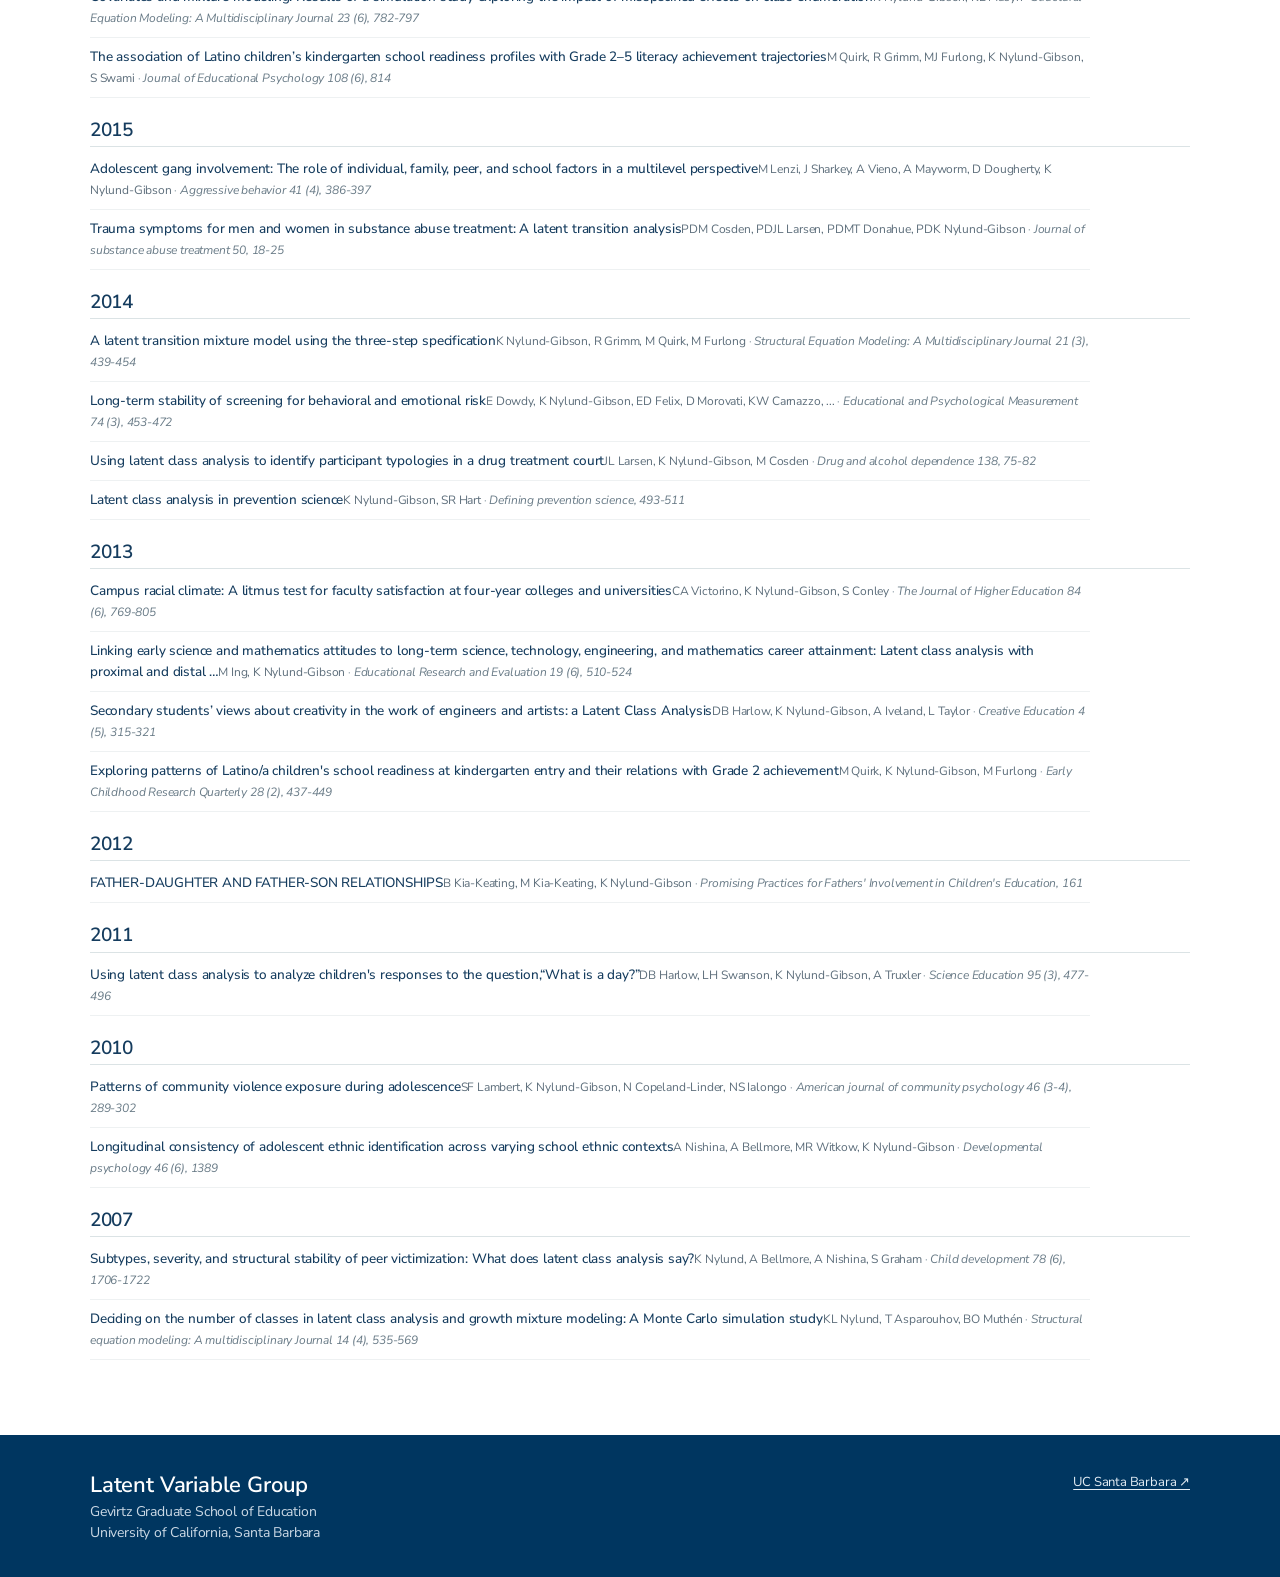
<file: publications.html>
<!DOCTYPE html>
<html lang="en"><head><meta charset="utf-8"/><meta content="width=device-width, initial-scale=1" name="viewport"/><link href="https://fonts.googleapis.com" rel="preconnect"/><link crossorigin="" href="https://fonts.gstatic.com" rel="preconnect"/><title>Publications | Latent Variable Group</title><style>
:root{--navy:#003660;--gold:#FEBC11;--ink:#233849;--muted:#61707c;--border:#dce1e5;--cream:#f6f8fa}*{box-sizing:border-box}html{scroll-behavior:smooth}body{margin:0;color:var(--ink);font-family:'Inter',Arial,sans-serif;font-size:16px;line-height:1.65;background:#fff}a{color:inherit}.wrap{max-width:1160px;margin:auto;padding:0 30px}.skip{position:absolute;left:-9999px}.skip:focus{left:12px;top:12px;z-index:99;background:#fff;padding:12px}.university{background:var(--navy);color:#fff;font-size:12px;letter-spacing:.025em;padding:7px 0}.university a{text-decoration:underline;text-underline-offset:3px}.site-header{background:#fff;border-bottom:1px solid var(--border);position:sticky;top:0;z-index:10}.header-content{height:90px;display:flex;justify-content:space-between;align-items:center;gap:32px}.brand{text-decoration:none;display:flex;align-items:center;gap:15px;color:var(--navy)}.brandmark{font-size:38px;font-weight:900;letter-spacing:-2px;line-height:1}.gold-dot,.title-period{color:#d29a00}.brand-sub{font-size:11px;font-weight:900;letter-spacing:1.5px;line-height:1.5}.brand-sub small{font-size:9px;letter-spacing:1.6px;color:#738596}nav{display:flex;gap:30px;align-items:center}nav a{text-decoration:none;font-size:14px;font-weight:800;color:#4d6473;padding:10px 0;border-bottom:3px solid transparent}nav a:hover,nav a[aria-current]{color:var(--navy);border-color:var(--gold)}.mobile-menu{display:none}.hero{background:var(--navy);color:#fff;overflow:hidden}.hero-inner{position:relative;min-height:460px;padding-top:72px;padding-bottom:65px}.hero-inner>*:not(.hero-decoration){position:relative;z-index:2}.eyebrow,.kicker{font-weight:900;font-size:12px;letter-spacing:2px;color:#bf8d00;margin:0 0 22px}.hero .eyebrow{color:var(--gold)}.gold-line{display:inline-block;width:28px;height:3px;vertical-align:middle;background:var(--gold);margin-right:11px}h1,h2,h3,p{margin-top:0}h1{font-size:clamp(47px,6vw,76px);line-height:1.1;letter-spacing:-2px;max-width:760px;margin-bottom:24px;font-weight:900}h1 em{font-style:normal;color:var(--gold)}.hero-intro{max-width:620px;font-size:18px;line-height:1.75;color:#e2edf6}.hero-link{display:inline-block;margin-top:20px;text-decoration:none;border-bottom:2px solid var(--gold);padding-bottom:6px;font-weight:900}.hero-link span{margin-left:22px}.hero-decoration{position:absolute;right:-110px;top:0;opacity:.18;width:590px;height:520px}.ring{position:absolute;border:1px solid #fff;border-radius:50%;width:480px;height:480px;top:15px;right:-30px}.r2{width:340px;height:340px;top:84px;right:40px}.r3{width:200px;height:200px;top:154px;right:110px}.section{padding:92px 0}.section-top{display:flex;align-items:end;justify-content:space-between;gap:45px;margin-bottom:37px}h2{font-size:clamp(31px,3.5vw,45px);line-height:1.2;letter-spacing:-1.4px;color:var(--navy);font-weight:900;margin:0}.section-note{max-width:340px;color:var(--muted);font-size:15px;margin:0}.director-card{display:grid;grid-template-columns:350px 1fr;border:1px solid var(--border);border-radius:12px;overflow:hidden;box-shadow:0 12px 34px rgba(0,54,96,.065)}.director-image{background:#e2e7eb;min-height:425px}.director-image img{height:100%;width:100%;object-fit:cover;object-position:center}.director-info{padding:44px 53px}.director-info .muted{color:#9c7512}.director-info h3{font-size:35px;line-height:1.15;color:var(--navy);font-weight:900;letter-spacing:-1px;margin:0 0 14px}.credentials{font-weight:800;color:#46586a;margin-bottom:20px}.director-info>p:not(.credentials):not(.eyebrow){color:#5d6871;font-size:15px;line-height:1.7}.tags{display:flex;gap:8px;flex-wrap:wrap;margin-top:21px}.tags span{border:1px solid #d6e0e8;color:var(--navy);background:#f3f7fa;padding:5px 10px;border-radius:50px;font-size:11px;font-weight:800}.team{background:var(--cream)}.roster-alert{background:#fff9e8;border-left:3px solid var(--gold);padding:12px 16px;font-size:13px;color:#6b5b30;margin:0 0 24px}.cards{display:grid;grid-template-columns:repeat(3,minmax(0,1fr));gap:23px}.person{background:#fff;border:1px solid #e4e9ed;border-radius:10px;overflow:hidden;transition:transform .2s,box-shadow .2s}.person:hover{transform:translateY(-3px);box-shadow:0 10px 25px rgba(0,54,96,.08)}.person-photo{height:240px;background:#dce5ec;overflow:hidden}.person-photo img{width:100%;height:100%;object-fit:cover;object-position:center 24%}.photo-fallback{display:grid;place-items:center;background:linear-gradient(135deg,#dfe9f0,#f1f5f8);color:#7893a7;font-size:70px;font-weight:900;letter-spacing:-4px}.person-info{padding:24px}.person-role{display:block;font-size:10px;font-weight:900;letter-spacing:1.25px;color:#98700e;margin-bottom:9px}.person h3{font-size:20px;line-height:1.3;color:var(--navy);margin:0 0 10px}.person p{font-size:14px;color:#5a6874;line-height:1.6;margin:0}.text-link{font-size:13px;font-weight:800;display:inline-block;margin-top:12px;color:var(--navy)}.alumni-layout{display:grid;grid-template-columns:1fr 1.25fr;gap:70px}.alumni-layout>div>p:last-child{max-width:400px;color:var(--muted);margin-top:20px}.alumni-lists{display:grid;grid-template-columns:1fr 1fr;gap:24px}.alumni-lists h3{color:var(--navy);border-bottom:3px solid var(--gold);padding-bottom:12px;font-size:18px}.alumni-lists ul{list-style:none;padding:0;margin:0}.alumni-lists li{padding:8px 0;border-bottom:1px solid #edf0f2;font-size:14px}.cta{background:#eaf1f5;padding:72px 0}.cta .kicker{margin-bottom:14px}.cta h2{max-width:700px}.cta-btn{display:inline-flex;gap:45px;align-items:center;background:var(--navy);color:#fff;padding:13px 22px;margin-top:25px;border-radius:4px;text-decoration:none;font-size:14px;font-weight:900}.cta-btn:hover{background:#07558d}footer{background:var(--navy);color:#fff;padding:50px 0 20px}.footer-content{display:flex;justify-content:space-between;gap:25px}.footer-content strong{font-size:22px}.footer-content p{color:#cbd9e5;font-size:14px}.footer-content a{font-size:13px;line-height:2;color:#e4eef5}.footer-bottom{border-top:1px solid #436786;padding-top:16px;margin-top:30px;font-size:11px;color:#bed0df}@media(max-width:850px){.director-card{grid-template-columns:280px 1fr}.director-info{padding:30px}.cards{grid-template-columns:repeat(2,minmax(0,1fr))}.alumni-layout{gap:32px}.mobile-menu{display:block;border:1px solid #cad7e1;background:white;border-radius:4px;padding:8px 12px;color:var(--navy);font-weight:800}nav{display:none;position:absolute;top:90px;left:0;right:0;background:#fff;padding:20px 30px;box-shadow:0 9px 18px #0002;flex-direction:column;align-items:stretch;gap:4px}nav.show{display:flex}}@media(max-width:600px){.wrap{padding:0 20px}.header-content{height:74px}.brandmark{font-size:32px}.brand-sub{font-size:9px}.hero-inner{min-height:0;padding-top:58px;padding-bottom:62px}.hero-intro{font-size:16px}.hero-decoration{right:-350px}.section{padding:60px 0}.section-top{display:block}.section-note{margin-top:16px}.director-card{grid-template-columns:1fr}.director-image{min-height:0;height:320px}.director-info{padding:27px}.director-info h3{font-size:30px}.cards{grid-template-columns:1fr}.person-photo{height:280px}.alumni-layout,.alumni-lists{grid-template-columns:1fr}.footer-content{display:block}nav{top:74px}}


/* Minimal academic version */
.simple-page-title{padding:65px 0 22px;background:#fff}.simple-page-title h1{color:#003660;font-size:clamp(36px,5vw,55px);font-weight:800;margin:0 0 15px;letter-spacing:-1.5px}.simple-underline{height:4px;width:58px;background:#FEBC11}.section{padding:48px 0 68px}.section-top{margin-bottom:26px}.section-top h2{font-size:clamp(27px,3vw,35px);letter-spacing:-.6px}.director-card{box-shadow:none}.director-info{padding:35px 43px}.director-info h3{font-size:30px}.director-image{min-height:380px}.person:hover{transform:none;box-shadow:0 5px 14px rgba(0,54,96,.04)}.person-photo{height:220px}.person-info{padding:20px}.alumni-layout{gap:35px}.alumni-lists h3{font-size:17px}footer{padding-top:34px}.roster-alert{background:#fbfcfd;border-left-color:#d6b45e;color:#66757f}@media(max-width:600px){.simple-page-title{padding:42px 0 12px}.section{padding:36px 0 50px}.director-info{padding:25px}.director-image{height:300px;min-height:0}}

/* Refined typographic weights: a lighter, more understated academic appearance. */
body{font-weight:400}
.brandmark{font-weight:600;letter-spacing:-1.3px}
.brand-sub{font-weight:600}
nav a{font-weight:600}
.simple-page-title h1{font-weight:600;letter-spacing:-.9px}
h2,.section-top h2{font-weight:600;letter-spacing:-.5px}
.director-info h3{font-weight:600;letter-spacing:-.4px}
.person h3{font-weight:600}
.credentials{font-weight:500}
.person-role,.eyebrow,.kicker{font-weight:600}
.tags span,.text-link{font-weight:600}
.alumni-lists h3{font-weight:600}
.footer-content strong{font-weight:600}


/* Shared minimalist page layouts */
.content-section{padding:40px 0 72px}.content-section.alt{background:#f6f8fa}.lede{max-width:760px;font-size:17px;color:#4c6273;line-height:1.85;margin:0 0 25px}.content-grid{display:grid;grid-template-columns:repeat(2,minmax(0,1fr));gap:22px;margin-top:25px}.feature-card{border:1px solid var(--border);border-radius:9px;padding:28px 30px;background:#fff}.feature-card h2,.feature-card h3{font-size:22px;letter-spacing:-.3px;font-weight:600;color:var(--navy);margin:0 0 12px}.feature-card p{color:#586c7b;margin:0;font-size:15px}.feature-card a{color:#003660;text-underline-offset:3px}.pubs{max-width:920px;list-style:none;margin:0;padding:0}.pubs li{padding:13px 0;border-bottom:1px solid var(--border);font-size:15px;line-height:1.7}.category{margin:16px 0 20px;color:var(--navy);font-size:25px;font-weight:600}.news-list{max-width:950px}.news-item{border-bottom:1px solid var(--border);padding:20px 0}.news-item h2{font-weight:600;color:var(--navy);font-size:19px;margin:0 0 7px}.news-item p{margin:0;color:#556977;font-size:15px}.home-image{width:100%;max-height:320px;object-fit:cover;border-radius:8px}.small-note{color:#647583;font-size:13px}.home-section{padding-top:42px}.site-header nav a{font-weight:500}.brand-sub{font-weight:500}.simple-page-title h1{font-weight:500}.footer-content a{text-decoration:underline;text-underline-offset:3px}@media(max-width:700px){.content-grid{grid-template-columns:1fr}.feature-card{padding:24px}.content-section{padding:24px 0 55px}}
/* Compact publications layout: two visual lines per paper. */
.simple-page-title{padding:34px 0 10px}
.simple-page-title h1{font-size:clamp(30px,4vw,40px);margin-bottom:8px}
.simple-underline{height:3px;width:44px}
.content-section{padding:18px 0 54px}
.pub-intro{font-size:14px;margin:0 0 3px}
.pub-note{font-size:12px;line-height:1.5;margin:0 0 10px}
.pub-controls{margin:12px 0 21px}
.pub-controls input{padding:9px 12px;border-radius:6px;font-size:13px;max-width:500px}
.pub-year{margin:0 0 21px}
.pub-year h2{font-size:19px;padding:0 0 5px;margin:0 0 3px;font-weight:600}
.pub-list{max-width:1000px}
.pub-entry{padding:8px 0 9px;border-bottom:1px solid #eef1f2;line-height:1.4}
.pub-title{font-size:13.5px;line-height:1.4;font-weight:500}
.pub-authors,.pub-venue{display:inline;font-size:12px;line-height:1.4;margin:0;color:#5d6e7b}
.pub-authors:after{content:" · ";color:#9aa8b1}
.pub-venue{font-style:italic;color:#697b87}
@media(max-width:600px){.simple-page-title{padding:27px 0 8px}.content-section{padding:14px 0 42px}.pub-entry{padding:9px 0}.pub-year{margin-bottom:23px}}
.companion-link{font-size:12px;font-weight:500;margin-left:7px;color:#596d78;text-decoration:underline;text-underline-offset:2px}
/* Site-wide compact typography: smaller type, tighter rhythm, consistent page density. */
html{font-size:15px}body{font-size:15px;line-height:1.48;letter-spacing:-.012em}p,li{line-height:1.5}h1,h2,h3{line-height:1.16;letter-spacing:-.025em}nav a,.links a{font-size:13px;letter-spacing:-.01em}.simple-page-title{padding-top:45px;padding-bottom:16px}.simple-page-title h1{font-size:clamp(32px,4vw,46px);line-height:1.1}.content-section{padding-top:24px;padding-bottom:52px}.lede{font-size:15px;line-height:1.55;margin-bottom:17px}.news-item{padding:15px 0}.news-item h2{font-size:18px;margin-bottom:5px}.news-item p,.pubs li,.feature-card p{font-size:14px;line-height:1.5}.pubs li{padding:9px 0}.category{font-size:22px;margin:14px 0 13px}.feature-card{padding:21px 24px}.section{padding-top:62px;padding-bottom:54px}.section-top{margin-bottom:26px}.section-top h2{font-size:clamp(27px,3vw,36px)}.person-info{padding:18px}.person h3{font-size:18px;margin-bottom:7px}.person p{font-size:13px;line-height:1.5}.small-note{font-size:12px}.body-content{padding-top:67px;padding-bottom:42px;gap:55px}.body-content h2{font-size:32px}.copy p{font-size:15px;line-height:1.52;margin-bottom:12px}.intro{font-size:16px;line-height:1.58}.hero{padding-top:55px;padding-bottom:86px}.hero h1{font-size:clamp(43px,5vw,68px)}.places{padding-bottom:70px}.place{padding:22px}.bookdown-feature{padding-bottom:48px}.bookdown-feature-inner{padding:27px 32px}.bookdown-highlight{padding:23px 27px;margin-bottom:30px}.bookdown-highlight h2{font-size:23px}.bookdown-highlight p{line-height:1.5}@media(max-width:700px){.content-section{padding-top:20px;padding-bottom:44px}.feature-card{padding:19px}.body-content{padding-top:54px;gap:30px}.bookdown-feature-inner{padding:23px}}

/* UCSB-recommended web typography: Nunito Sans */
html,body,button,input,textarea,select{font-family:"Nunito Sans",Arial,sans-serif!important;font-style:normal}
h1,h2,h3,h4,h5,h6,nav a,.links a,.id,.join-section summary{font-family:"Nunito Sans",Arial,sans-serif!important;font-style:normal}
</style><style>
.pub-intro{font-size:17px;color:#3b5264;margin:0 0 6px}.pub-note{font-size:13px;line-height:1.6;color:#65737c;max-width:840px;margin:0 0 30px}.pub-note a{color:#14607b}.pub-controls{margin:20px 0 40px}.pub-controls input{width:min(100%,620px);padding:14px 16px;border:1px solid #cbd5da;border-radius:8px;font:400 15px Inter,Arial,sans-serif;background:#fff;color:#19354c}.pub-controls input:focus{outline:2px solid #61929e;outline-offset:2px}.pub-year{margin:0 0 42px}.pub-year h2{font-size:25px;font-weight:500;color:#153c5e;padding-bottom:11px;border-bottom:1px solid #dbe3e5;margin:0 0 8px}.pub-list{list-style:none;margin:0;padding:0;max-width:960px}.pub-entry{padding:17px 0 18px;border-bottom:1px solid #edf1f1}.pub-title{font-size:16px;line-height:1.55;font-weight:500;color:#153c5e;text-decoration:none}.pub-title:hover{text-decoration:underline;text-underline-offset:3px}.pub-authors{font-size:13.5px;color:#435665;margin:7px 0 3px}.pub-venue{font-size:13px;color:#687984;margin:0;font-style:italic}.pub-entry[hidden],.pub-year[hidden]{display:none!important}

/* Compact publications layout: two visual lines per paper. */
.simple-page-title{padding:34px 0 10px}
.simple-page-title h1{font-size:clamp(30px,4vw,40px);margin-bottom:8px}
.simple-underline{height:3px;width:44px}
.content-section{padding:18px 0 54px}
.pub-intro{font-size:14px;margin:0 0 3px}
.pub-note{font-size:12px;line-height:1.5;margin:0 0 10px}
.pub-controls{margin:12px 0 21px}
.pub-controls input{padding:9px 12px;border-radius:6px;font-size:13px;max-width:500px}
.pub-year{margin:0 0 21px}
.pub-year h2{font-size:19px;padding:0 0 5px;margin:0 0 3px;font-weight:600}
.pub-list{max-width:1000px}
.pub-entry{padding:8px 0 9px;border-bottom:1px solid #eef1f2;line-height:1.4}
.pub-title{font-size:13.5px;line-height:1.4;font-weight:500}
.pub-authors,.pub-venue{display:inline;font-size:12px;line-height:1.4;margin:0;color:#5d6e7b}
.pub-authors:after{content:" · ";color:#9aa8b1}
.pub-venue{font-style:italic;color:#697b87}
@media(max-width:600px){.simple-page-title{padding:27px 0 8px}.content-section{padding:14px 0 42px}.pub-entry{padding:9px 0}.pub-year{margin-bottom:23px}}
</style><!-- Google tag (gtag.js) -->
<script async src="https://www.googletagmanager.com/gtag/js?id=G-KEJH1SLTJ8"></script>
<script>
  window.dataLayer = window.dataLayer || [];
  function gtag(){dataLayer.push(arguments);}
  gtag('js', new Date());
  gtag('config', 'G-KEJH1SLTJ8');
</script>
<link href="https://fonts.googleapis.com/css2?family=Nunito+Sans:wght@300;400;500;600;700;800&display=swap" rel="stylesheet"></head><body><a class="skip" href="#main">Skip to content</a>
<header class="site-header"><div class="wrap header-content"><a class="brand" href="index.html"><span class="brandmark">LVG</span></a><button aria-controls="main-nav" aria-expanded="false" class="mobile-menu" type="button">Menu <span>☰</span></button><nav aria-label="Main navigation" id="main-nav"><a href="index.html">Home</a><a href="people.html">People</a><a href="research.html">Research</a><a href="papers-resources.html">Papers &amp; Resources</a><a href="news.html">News</a><a href="join.html">Join LVG</a></nav></div></header><main id="main"><section class="simple-page-title"><div class="wrap"><h1>Karen Nylund-Gibson — Publications</h1><div class="simple-underline"></div></div></section><section class="content-section"><div class="wrap"><p class="pub-intro">87 scholarly papers and book chapters · 2026–2007</p><p class="pub-note">Bibliographic details transcribed from the supplied Google Scholar profile PDF. Some author lists are abbreviated; verify citations before using them in formal bibliographies. <a href="https://scholar.google.com/citations?user=cKtI1DQAAAAJ&amp;hl=en" rel="noopener" target="_blank">View Google Scholar profile ↗</a></p><div class="pub-controls"><input aria-label="Search publications" id="publication-search" placeholder="Search titles, authors, journals, or years…" type="search"/></div><section class="pub-year" data-year="2026"><h2>2026</h2><ol class="pub-list"><li class="pub-entry"><a class="pub-title" href="https://scholar.google.com/scholar?q=Exploring%20heterogeneity%20in%20chemistry%20education%20research%3A%20comparing%20cluster%20analysis%20and%20latent%20profile%20analysis" rel="noopener" target="_blank">Exploring heterogeneity in chemistry education research: comparing cluster analysis and latent profile analysis</a><p class="pub-authors">BJ Yik, Y Zhang, K Nylund-Gibson, M Ing, L Krawiec, JD Houck, ...</p><p class="pub-venue">Chemistry Education Research and Practice 27 (3), 1089-1106</p></li><li class="pub-entry"><a class="pub-title" href="https://scholar.google.com/scholar?q=Moderation%20with%20a%20latent%20class%20variable%3A%20a%20tutorial%20and%20example" rel="noopener" target="_blank">Moderation with a latent class variable: a tutorial and example</a><p class="pub-authors">DAN Arch, K Nylund-Gibson, M Ing</p><p class="pub-venue">Behavior Research Methods 58 (4), 108</p></li><li class="pub-entry"><a class="pub-title" href="https://scholar.google.com/scholar?q=Evaluating%20the%20Joint%20Occurrence%20LPA%20Model%3A%20A%20Methodological%20Look%20at%20Understanding%20Language%20and%20Cognition%20in%20Latine%20DLLs" rel="noopener" target="_blank">Evaluating the Joint Occurrence LPA Model: A Methodological Look at Understanding Language and Cognition in Latine DLLs</a><p class="pub-authors">DAN Arch, K Nylund-Gibson, ME Foster, LM López</p><p class="pub-venue">The Journal of Experimental Education, 1-23</p></li><li class="pub-entry"><a class="pub-title" href="https://scholar.google.com/scholar?q=Unmodeled%20DIF%20in%20Latent%20Class%20Analysis%3A%20Consequences%20for%20Class%20Enumeration" rel="noopener" target="_blank">Unmodeled DIF in Latent Class Analysis: Consequences for Class Enumeration</a><p class="pub-authors">DAN Arch, K Nylund-Gibson</p><p class="pub-venue">Methods in Psychology, 100243</p></li><li class="pub-entry"><a class="pub-title" href="https://scholar.google.com/scholar?q=Toward%20an%20enhanced%20understanding%20of%20the%20dual-factor%20model%20of%20mental%20health" rel="noopener" target="_blank">Toward an enhanced understanding of the dual-factor model of mental health</a><p class="pub-authors">MJ Furlong, M Chan, E Dowdy, HK Park, K Nylund-Gibson, A Geng</p><p class="pub-venue">School Mental Health 18 (1), 91-108</p></li><li class="pub-entry"><a class="pub-title" href="https://scholar.google.com/scholar?q=Validation%20of%20the%20Social%20Emotional%20Distress%20Survey%E2%80%93Brief%20in%20adolescents%20with%20intersecting%20sexual%20and%20gender%20identities" rel="noopener" target="_blank">Validation of the Social Emotional Distress Survey–Brief in adolescents with intersecting sexual and gender identities</a><p class="pub-authors">M Chan, E Dowdy, HK Park, MJ Furlong, K Nylund-Gibson</p><p class="pub-venue">Assessment, 10731911251413951</p></li><li class="pub-entry"><a class="pub-title" href="https://scholar.google.com/scholar?q=Latent%20transition%20analysis%20with%20Auxiliary%20Variables%3A%20A%20demonstration%20of%20the%20ML%203-Step%20and%20BCH%20in%20Mplus" rel="noopener" target="_blank">Latent transition analysis with Auxiliary Variables: A demonstration of the ML 3-Step and BCH in Mplus</a><p class="pub-authors">K Nylund-Gibson, DAN Arch, D Carter</p><p class="pub-venue">The Quantitative Methods for Psychology 22 (1), 1-8</p></li></ol></section><section class="pub-year" data-year="2025"><h2>2025</h2><ol class="pub-list"><li class="pub-entry"><a class="pub-title" href="https://scholar.google.com/scholar?q=Advancing%20clustering%20methods%20in%20physics%20education%20research%3A%20A%20case%20for%20mixture%20models" rel="noopener" target="_blank">Advancing clustering methods in physics education research: A case for mixture models</a><p class="pub-authors">M Wang, M Sundstrom, K Nylund-Gibson, M Ing</p><p class="pub-venue">Physical Review Physics Education Research 21 (2), 020126</p></li><li class="pub-entry"><a class="pub-title" href="https://scholar.google.com/scholar?q=Exploring%20Cross%E2%80%90Domain%20Relations%20in%20Language%20and%20Literacy%20Profiles%20of%20Latine%20Bilingual%20Language%20Learners%20in%20the%20US" rel="noopener" target="_blank">Exploring Cross‐Domain Relations in Language and Literacy Profiles of Latine Bilingual Language Learners in the US</a><p class="pub-authors">LM López, DAN Arch, ME Foster, K Nylund‐Gibson</p><p class="pub-venue">Reading Research Quarterly 60 (4), e70072</p></li><li class="pub-entry"><a class="pub-title" href="https://scholar.google.com/scholar?q=Latine%20dual%20language%20learners%27%20bilingual%20development%20in%20math%20and%20cognition%3A%20A%20longitudinal%20latent%20profile%20analysis" rel="noopener" target="_blank">Latine dual language learners' bilingual development in math and cognition: A longitudinal latent profile analysis</a><p class="pub-authors">ME Foster, LM López, S Sutter, K Nylund-Gibson, DAN Arch</p><p class="pub-venue">Cognitive Development 75, 101584</p></li><li class="pub-entry"><a class="pub-title" href="https://scholar.google.com/scholar?q=Investigating%20the%20evolution%20of%20student%20attitudes%20toward%20science%20in%20a%20general%20chemistry%20course%20using%20latent%20class%20and%20latent%20transition%20analysis" rel="noopener" target="_blank">Investigating the evolution of student attitudes toward science in a general chemistry course using latent class and latent transition analysis</a><p class="pub-authors">OO Odeleye, OD Agunbiade, A Garber, K Nylund-Gibson</p><p class="pub-venue">Journal of chemical education 102 (5), 1745</p></li><li class="pub-entry"><a class="pub-title" href="https://scholar.google.com/scholar?q=School%20climate%20perception%20among%20Latinx%20and%20White%20Students%3A%20An%20examination%20of%20intersecting%20race/ethnicity%20and%20socioeconomic%20identities%20in%20context" rel="noopener" target="_blank">School climate perception among Latinx and White Students: An examination of intersecting race/ethnicity and socioeconomic identities in context</a><p class="pub-authors">M Chan, JD Sharkey, E Dowdy, K Nylund-Gibson, MJ Furlong</p><p class="pub-venue">School Psychology Review 54 (2), 237-249</p></li><li class="pub-entry"><a class="pub-title" href="https://scholar.google.com/scholar?q=A%20tale%20of%20two%20belongings%3A%20Social%20and%20academic%20belonging%20differentially%20shape%20academic%20and%20psychological%20outcomes%20among%20university%20students" rel="noopener" target="_blank">A tale of two belongings: Social and academic belonging differentially shape academic and psychological outcomes among university students</a><p class="pub-authors">SI Lawrie, DB Carter, K Nylund-Gibson, HS Kim</p><p class="pub-venue">Frontiers in psychology 15, 1394588</p></li><li class="pub-entry"><a class="pub-title" href="https://scholar.google.com/scholar?q=Latent%20profiles%20of%20Chinese%20bisexual%2B%20individuals%3A%20Affirmation%2C%20dissonance%2C%20and%20psychosocial%20health%20outcomes" rel="noopener" target="_blank">Latent profiles of Chinese bisexual+ individuals: Affirmation, dissonance, and psychosocial health outcomes</a><p class="pub-authors">C Wei, K Nylund-Gibson, T Israel</p><p class="pub-venue">Psychology of Sexual Orientation and Gender Diversity</p></li><li class="pub-entry"><a class="pub-title" href="https://scholar.google.com/scholar?q=The%20California%20student%20wellness%20index%3A%20Development%2C%20validation%2C%20and%20multi-tier%20applications" rel="noopener" target="_blank">The California student wellness index: Development, validation, and multi-tier applications</a><p class="pub-authors">MJ Furlong, M O’Malley, M Chan, E Dowdy, JW Goodwin, A Ortiz, ...</p><p class="pub-venue">Contemporary School Psychology 29 (2), 315–332</p></li></ol></section><section class="pub-year" data-year="2024"><h2>2024</h2><ol class="pub-list"><li class="pub-entry"><a class="pub-title" href="https://scholar.google.com/scholar?q=A%20latent%20class%20analysis%20of%20students%E2%80%99%20openness%20to%20learning%20from%20diverse%20others" rel="noopener" target="_blank">A latent class analysis of students’ openness to learning from diverse others</a><p class="pub-authors">N Denson, DAN Arch, AC Garber, M Chan, DB Carter, K Nylund-Gibson</p><p class="pub-venue">Journal of Diversity in Higher Education 17 (5), 806</p></li><li class="pub-entry"><a class="pub-title" href="https://scholar.google.com/scholar?q=The%20mutual%20influence%20of%20parent%E2%80%93child%20maladaptive%20emotion%20regulation%20on%20posttraumatic%20stress%20following%20flood%20exposure" rel="noopener" target="_blank">The mutual influence of parent–child maladaptive emotion regulation on posttraumatic stress following flood exposure</a><p class="pub-authors">JS Ward, ED Felix, K Nylund-Gibson, T Afifi, AD Benner</p><p class="pub-venue">Journal of family psychology 38 (6), 945</p></li><li class="pub-entry"><a class="pub-title" href="https://scholar.google.com/scholar?q=Adolescents%E2%80%99%20Covitality%20patterns%3A%20Relations%20with%20student%20demographic%20characteristics%20and%20proximal%20academic%20and%20mental%20health%20outcomes" rel="noopener" target="_blank">Adolescents’ Covitality patterns: Relations with student demographic characteristics and proximal academic and mental health outcomes</a><p class="pub-authors">SA Moore, D Carter, EK Kim, MJ Furlong, K Nylund-Gibson, E Dowdy</p><p class="pub-venue">School Mental Health 16 (2), 550-565</p></li><li class="pub-entry"><a class="pub-title" href="https://scholar.google.com/scholar?q=Diminished%20adolescent%20social%20well-being%20during%20the%20COVID-19%20pandemic" rel="noopener" target="_blank">Diminished adolescent social well-being during the COVID-19 pandemic</a><p class="pub-authors">MJ Furlong, M Chan, E Dowdy, K Nylund-Gibson</p><p class="pub-venue">Child Indicators Research 17 (2), 901-930</p></li><li class="pub-entry"><a class="pub-title" href="https://scholar.google.com/scholar?q=Testing%20advocacy%20communication%20theory%20among%20undocumented%20college%20students%20using%20latent%20profile%20analysis" rel="noopener" target="_blank">Testing advocacy communication theory among undocumented college students using latent profile analysis</a><p class="pub-authors">M Cornejo, JA Kam, D Arch, K Nylund-Gibson</p><p class="pub-venue">Communication Monographs 91 (1), 151-174</p></li><li class="pub-entry"><a class="pub-title" href="https://scholar.google.com/scholar?q=Calling%20for%20equity-focused%20quantitative%20methodology%20in%20discipline-based%20education%20research%3A%20An%20introduction%20to%20latent%20class%20analysis" rel="noopener" target="_blank">Calling for equity-focused quantitative methodology in discipline-based education research: An introduction to latent class analysis</a><p class="pub-authors">T Slominski, OO Odeleye, JW Wainman, LL Walsh, K Nylund-Gibson, ...</p><p class="pub-venue">CBE—Life Sciences Education 23 (4), es11</p></li><li class="pub-entry"><a class="pub-title" href="https://scholar.google.com/scholar?q=Subgroups%20within%20a%20heterogeneous%20population%3A%20Considering%20contextual%20factors%20that%20influence%20the%20formation%20of%20dual%20language%20learner%20profiles%20in%20head%20start" rel="noopener" target="_blank">Subgroups within a heterogeneous population: Considering contextual factors that influence the formation of dual language learner profiles in head start</a><p class="pub-authors">LM López, ME Foster, S Sutter, K Nylund-Gibson, DAN Arch</p><p class="pub-venue">Journal of educational psychology 116 (1), 123</p></li></ol></section><section class="pub-year" data-year="2023"><h2>2023</h2><ol class="pub-list"><li class="pub-entry"><a class="pub-title" href="https://scholar.google.com/scholar?q=Validating%20a%20brief%20student%20distress%20measure%20for%20schoolwide%20wellness%20surveillance" rel="noopener" target="_blank">Validating a brief student distress measure for schoolwide wellness surveillance</a><p class="pub-authors">E Dowdy, MJ Furlong, K Nylund-Gibson, D Arch, T Hinton, D Carter</p><p class="pub-venue">Assessment for Effective Intervention 48 (3), 159-169</p></li><li class="pub-entry"><a class="pub-title" href="https://scholar.google.com/scholar?q=An%20exploration%20of%20the%20authoritative%20school%20climate%20construct%20using%20multilevel%20latent%20class%20analysis" rel="noopener" target="_blank">An exploration of the authoritative school climate construct using multilevel latent class analysis</a><p class="pub-authors">AM Mayworm, JD Sharkey, K Nylund-Gibson</p><p class="pub-venue">Contemporary School Psychology 27 (2), 283-302</p></li><li class="pub-entry"><a class="pub-title" href="https://scholar.google.com/scholar?q=Ten%20frequently%20asked%20questions%20about%20latent%20transition%20analysis" rel="noopener" target="_blank">Ten frequently asked questions about latent transition analysis</a><p class="pub-authors">K Nylund-Gibson, AC Garber, DB Carter, M Chan, DAN Arch, O Simon, ...</p><p class="pub-venue">Psychological methods 28 (2), 284</p></li><li class="pub-entry"><a class="pub-title" href="https://scholar.google.com/scholar?q=Extending%20validation%20of%20a%20social%20emotional%20health%20measure%20for%20middle%20school%20students" rel="noopener" target="_blank">Extending validation of a social emotional health measure for middle school students</a><p class="pub-authors">MJ Furlong, JL Paz, D Carter, E Dowdy, K Nylund-Gibson</p><p class="pub-venue">Contemporary school psychology 27 (1), 92-103</p></li><li class="pub-entry"><a class="pub-title" href="https://scholar.google.com/scholar?q=The%20utility%20of%20latent%20class%20analysis%20to%20understand%20heterogeneity%20in%20youth%20coping%20strategies%3A%20A%20methodological%20introduction" rel="noopener" target="_blank">The utility of latent class analysis to understand heterogeneity in youth coping strategies: A methodological introduction</a><p class="pub-authors">K Nylund-Gibson, AC Garber, J Singh, MR Witkow, A Nishina, A Bellmore</p><p class="pub-venue">Behavioral Disorders 48 (2), 106-120</p></li><li class="pub-entry"><a class="pub-title" href="https://scholar.google.com/scholar?q=Associations%20of%20school%20diversity%20with%20students%E2%80%99%20race-based%20victimization%20and%20school%20connectedness%3A%20A%20combined%20influence%20of%20student%20and%20teacher%20racial/ethnic%20diversity%20and%20%E2%80%A6" rel="noopener" target="_blank">Associations of school diversity with students’ race-based victimization and school connectedness: A combined influence of student and teacher racial/ethnic diversity and …</a><p class="pub-authors">M Chan, JD Sharkey, K Nylund-Gibson, E Dowdy</p><p class="pub-venue">Journal of youth and adolescence 52 (1), 44-60</p></li><li class="pub-entry"><a class="pub-title" href="https://scholar.google.com/scholar?q=Child%20maltreatment%20prevention%20service%20cases%20are%20significantly%20reduced%20during%20the%20COVID-19%20pandemic%3A%20A%20longitudinal%20investigation%20into%20unintended%20consequences%20of%20quarantine" rel="noopener" target="_blank">Child maltreatment prevention service cases are significantly reduced during the COVID-19 pandemic: A longitudinal investigation into unintended consequences of quarantine</a><p class="pub-authors">KM Whaling, A Der Sarkissian, N Larez, JD Sharkey, MA Allen, ...</p><p class="pub-venue">Child Maltreatment 28 (1), 34–41</p></li></ol></section><section class="pub-year" data-year="2022"><h2>2022</h2><ol class="pub-list"><li class="pub-entry"><a class="pub-title" href="https://scholar.google.com/scholar?q=Heterogeneity%20among%20moderate%20mental%20health%20students%20on%20the%20Mental%20Health%20Continuum-Short%20Form%20%28MHC-SF%29" rel="noopener" target="_blank">Heterogeneity among moderate mental health students on the Mental Health Continuum-Short Form (MHC-SF)</a><p class="pub-authors">M Chan, MJ Furlong, K Nylund-Gibson, E Dowdy</p><p class="pub-venue">School Mental Health 14 (2), 416-430</p></li><li class="pub-entry"><a class="pub-title" href="https://scholar.google.com/scholar?q=Social%20support%20profiles%20associations%20with%20adolescents%27%20psychological%20and%20academic%20functioning" rel="noopener" target="_blank">Social support profiles associations with adolescents' psychological and academic functioning</a><p class="pub-authors">M Chan, JD Sharkey, K Nylund-Gibson, E Dowdy, MJ Furlong</p><p class="pub-venue">Journal of school psychology 91, 160-177</p></li><li class="pub-entry"><a class="pub-title" href="https://scholar.google.com/scholar?q=Anonymous%20versus%20self-identified%20response%20formats%20for%20school%20mental%20health%20screening" rel="noopener" target="_blank">Anonymous versus self-identified response formats for school mental health screening</a><p class="pub-authors">R Wagle, E Dowdy, MJ Furlong, K Nylund-Gibson, D Carter, T Hinton</p><p class="pub-venue">Assessment for Effective Intervention 47 (2), 112-117</p></li><li class="pub-entry"><a class="pub-title" href="https://scholar.google.com/scholar?q=Comparing%20STEM%20majors%20by%20examining%20the%20relationship%20between%20student%20perceptions%20of%20campus%20climate%20and%20classroom%20engagement" rel="noopener" target="_blank">Comparing STEM majors by examining the relationship between student perceptions of campus climate and classroom engagement</a><p class="pub-authors">C Victorino, N Denson, M Ing, K Nylund-Gibson</p><p class="pub-venue">Journal of Hispanic Higher Education 21 (1), 33-48</p></li></ol></section><section class="pub-year" data-year="2021"><h2>2021</h2><ol class="pub-list"><li class="pub-entry"><a class="pub-title" href="https://scholar.google.com/scholar?q=Assessing%20college%20students%E2%80%99%20social%20and%20emotional%20strengths%3A%20A%20cross-cultural%20comparison%20from%20Mexico%2C%20United%20States%2C%20and%20Spain" rel="noopener" target="_blank">Assessing college students’ social and emotional strengths: A cross-cultural comparison from Mexico, United States, and Spain</a><p class="pub-authors">MJ Furlong, JA Piqueras, L Chacón-Gutiérrez, E Dowdy, K Nylund-Gibson, ...</p><p class="pub-venue">European Journal of Psychology and Educational Research 4 (2), 123-137</p></li><li class="pub-entry"><a class="pub-title" href="https://scholar.google.com/scholar?q=Elementary%20school%20teacher%20well-being%20and%20supportive%20measures%20amid%20COVID-%2019%3A%20An%20exploratory%20study" rel="noopener" target="_blank">Elementary school teacher well-being and supportive measures amid COVID- 19: An exploratory study</a><p class="pub-authors">M Chan, JD Sharkey, SI Lawrie, DAN Arch, K Nylund-Gibson</p><p class="pub-venue">School Psychology 36 (6), 533</p></li><li class="pub-entry"><a class="pub-title" href="https://scholar.google.com/scholar?q=Individual%20differences%20in%20patterns%20of%20community%20violence%20exposure%20and%20internalizing%20and%20externalizing%20behaviors" rel="noopener" target="_blank">Individual differences in patterns of community violence exposure and internalizing and externalizing behaviors</a><p class="pub-authors">SF Lambert, RM Tache, SR Liu, K Nylund-Gibson, NS Ialongo</p><p class="pub-venue">Journal of interpersonal violence 36 (19-20), 9484-9506</p></li><li class="pub-entry"><a class="pub-title" href="https://scholar.google.com/scholar?q=School%20belonging%20constellations%20considering%20complete%20mental%20health%20in%20primary%20schools" rel="noopener" target="_blank">School belonging constellations considering complete mental health in primary schools</a><p class="pub-authors">R Wagle, E Dowdy, K Nylund-Gibson, JD Sharkey, D Carter, MJ Furlong</p><p class="pub-venue">Educational and Developmental Psychologist 38 (2), 173-185</p></li><li class="pub-entry"><a class="pub-title" href="https://scholar.google.com/scholar?q=Examining%20the%20social%20emotional%20health%20survey-secondary%20for%20use%20with%20Latinx%20youth" rel="noopener" target="_blank">Examining the social emotional health survey-secondary for use with Latinx youth</a><p class="pub-authors">T Hinton, E Dowdy, MJ Furlong, K Nylund-Gibson, D Carter, R Wagle</p><p class="pub-venue">Journal of Psychoeducational Assessment 39 (2), 242-246</p></li><li class="pub-entry"><a class="pub-title" href="https://scholar.google.com/scholar?q=Identifying%20transfer%20student%20subgroups%20by%20academic%20and%20social%20adjustment%3A%20a%20latent%20class%20analysis" rel="noopener" target="_blank">Identifying transfer student subgroups by academic and social adjustment: a latent class analysis</a><p class="pub-authors">VL Fematt, RP Grimm, K Nylund-Gibson, MM Gerber, MB Brenner, ...</p><p class="pub-venue">Community College Journal of Research and Practice 45 (3), 167-183</p></li></ol></section><section class="pub-year" data-year="2020"><h2>2020</h2><ol class="pub-list"><li class="pub-entry"><a class="pub-title" href="https://scholar.google.com/scholar?q=Enhancement%20and%20Standardization%20of%20a%20Universal%20Social-Emotional%20Health%20Measure%20for%20Students%E2%80%99%20Psychological%20Strengths%3A%20Enhancement%20and%20Standardization%20of%20a%20Universal%20Social%20%E2%80%A6" rel="noopener" target="_blank">Enhancement and Standardization of a Universal Social-Emotional Health Measure for Students’ Psychological Strengths: Enhancement and Standardization of a Universal Social …</a><p class="pub-authors">MJ Furlong, E Dowdy, K Nylund-Gibson, R Wagle, D Carter, T Hinton</p><p class="pub-venue">Journal of well-being assessment 4 (3), 245-267</p></li><li class="pub-entry"><a class="pub-title" href="https://scholar.google.com/scholar?q=The%20critical%20role%20of%20teacher%20emotional%20support%20for%20Latinx%20students" rel="noopener" target="_blank">The critical role of teacher emotional support for Latinx students</a><p class="pub-authors">R Mireles-Rios, O Simon, K Nylund-Gibson</p><p class="pub-venue">Teachers College Record 122 (12), 1-32</p></li><li class="pub-entry"><a class="pub-title" href="https://scholar.google.com/scholar?q=Syndemic%20behavioral%20risk%20and%20suicidality%20among%20bisexual%20adolescents%3A%20A%20latent%20class%20analysis" rel="noopener" target="_blank">Syndemic behavioral risk and suicidality among bisexual adolescents: A latent class analysis</a><p class="pub-authors">AY Choi, T Israel, K Nylund-Gibson</p><p class="pub-venue">Journal of Consulting and Clinical Psychology 88 (7), 597</p></li><li class="pub-entry"><a class="pub-title" href="https://scholar.google.com/scholar?q=Co%E2%80%90occurring%20youth%20profiles%20of%20adverse%20childhood%20experiences%20and%20protective%20factors%3A%20Associations%20with%20health%2C%20resilience%2C%20and%20racial%20disparities" rel="noopener" target="_blank">Co‐occurring youth profiles of adverse childhood experiences and protective factors: Associations with health, resilience, and racial disparities</a><p class="pub-authors">SR Liu, M Kia‐Keating, K Nylund‐Gibson, ML Barnett</p><p class="pub-venue">American journal of community psychology 65 (1-2), 173-186</p></li><li class="pub-entry"><a class="pub-title" href="https://scholar.google.com/scholar?q=Elementary%20absenteeism%20over%20time%3A%20A%20latent%20class%20growth%20analysis%20predicting%20fifth%20and%20eighth%20grade%20outcomes" rel="noopener" target="_blank">Elementary absenteeism over time: A latent class growth analysis predicting fifth and eighth grade outcomes</a><p class="pub-authors">O Simon, K Nylund-Gibson, M Gottfried, R Mireles-Rios</p><p class="pub-venue">Learning and Individual Differences 78, 101822</p></li><li class="pub-entry"><a class="pub-title" href="https://scholar.google.com/scholar?q=Mental%20health%20attribution%20for%20Mexican-origin%20Latinx%20and%20non-Latinx%20older%20adults%3A%20A%20latent%20class%20analysis" rel="noopener" target="_blank">Mental health attribution for Mexican-origin Latinx and non-Latinx older adults: A latent class analysis</a><p class="pub-authors">SEA Mendez, CA Mendez-Luck, K Nylund-Gibson, B Ng</p><p class="pub-venue">Innovation in Aging 4 (5), igaa028</p></li><li class="pub-entry"><a class="pub-title" href="https://scholar.google.com/scholar?q=The%20influence%20of%20flood%20exposure%20and%20subsequent%20stressors%20on%20youth%20social-%20emotional%20health" rel="noopener" target="_blank">The influence of flood exposure and subsequent stressors on youth social- emotional health</a><p class="pub-authors">ED Felix, K Nylund-Gibson, M Kia-Keating, SR Liu, C Binmoeller, ...</p><p class="pub-venue">American Journal of Orthopsychiatry 90 (2), 161</p></li></ol></section><section class="pub-year" data-year="2019"><h2>2019</h2><ol class="pub-list"><li class="pub-entry"><a class="pub-title" href="https://scholar.google.com/scholar?q=Prediction%20from%20latent%20classes%3A%20A%20demonstration%20of%20different%20approaches%20to%20include%20distal%20outcomes%20in%20mixture%20models" rel="noopener" target="_blank">Prediction from latent classes: A demonstration of different approaches to include distal outcomes in mixture models</a><p class="pub-authors">K Nylund-Gibson, RP Grimm, KE Masyn</p><p class="pub-venue">Structural equation modeling: A multidisciplinary Journal 26 (6), 967-985</p></li><li class="pub-entry"><a class="pub-title" href="https://scholar.google.com/scholar?q=Patterns%20of%20family%2C%20school%2C%20and%20community%20promotive%20factors%20and%20health%20disparities%20among%20youth%3A%20Implications%20for%20prevention%20science" rel="noopener" target="_blank">Patterns of family, school, and community promotive factors and health disparities among youth: Implications for prevention science</a><p class="pub-authors">SR Liu, M Kia-Keating, K Nylund-Gibson</p><p class="pub-venue">Prevention Science 20 (7), 1103-1113</p></li><li class="pub-entry"><a class="pub-title" href="https://scholar.google.com/scholar?q=A%20cross-linguistic%20examination%20of%20heterogeneous%20reading%20profiles%20of%20Spanish-%20speaking%20bilingual%20students" rel="noopener" target="_blank">A cross-linguistic examination of heterogeneous reading profiles of Spanish- speaking bilingual students</a><p class="pub-authors">R Grimm, EJ Solari, MM Gerber, K Nylund-Gibson, HL Swanson</p><p class="pub-venue">the elementary school journal 120 (1), 109-131</p></li><li class="pub-entry"><a class="pub-title" href="https://scholar.google.com/scholar?q=An%20empirical%20approach%20to%20complete%20mental%20health%20classification%20in%20adolescents" rel="noopener" target="_blank">An empirical approach to complete mental health classification in adolescents</a><p class="pub-authors">SA Moore, E Dowdy, K Nylund-Gibson, MJ Furlong</p><p class="pub-venue">School Mental Health 11 (3), 438-453</p></li><li class="pub-entry"><a class="pub-title" href="https://scholar.google.com/scholar?q=Associations%20between%20childhood%20peer%20victimization%20and%20aggression%20and%20subsequent%20victimization%20and%20aggression%20at%20college" rel="noopener" target="_blank">Associations between childhood peer victimization and aggression and subsequent victimization and aggression at college</a><p class="pub-authors">ED Felix, MK Holt, K Nylund-Gibson, RP Grimm, DL Espelage, JG Green</p><p class="pub-venue">Psychology of Violence 9 (4), 451</p></li><li class="pub-entry"><a class="pub-title" href="https://scholar.google.com/scholar?q=Exploring%20resilience%20in%20Latina/o%20academic%20outcomes%3A%20A%20latent%20class%20approach" rel="noopener" target="_blank">Exploring resilience in Latina/o academic outcomes: A latent class approach</a><p class="pub-authors">A Boutin-Martinez, R Mireles-Rios, K Nylund-Gibson, O Simon</p><p class="pub-venue">Journal of Education for Students Placed at Risk (JESPAR) 24 (2), 174-191</p></li><li class="pub-entry"><a class="pub-title" href="https://scholar.google.com/scholar?q=A%20latent%20transition%20analysis%20of%20the%20longitudinal%20stability%20of%20dual-factor%20mental%20health%20in%20adolescence" rel="noopener" target="_blank">A latent transition analysis of the longitudinal stability of dual-factor mental health in adolescence</a><p class="pub-authors">SA Moore, E Dowdy, K Nylund-Gibson, MJ Furlong</p><p class="pub-venue">Journal of school psychology 73, 56-73</p></li><li class="pub-entry"><a class="pub-title" href="https://scholar.google.com/scholar?q=A%20naturalistic%20study%20exploring%20mental%20health%20outcomes%20following%20trauma-focused%20treatment%20among%20diverse%20survivors%20of%20crime%20and%20violence" rel="noopener" target="_blank">A naturalistic study exploring mental health outcomes following trauma-focused treatment among diverse survivors of crime and violence</a><p class="pub-authors">B Ghafoori, MG Wolf, K Nylund-Gibson, ED Felix</p><p class="pub-venue">Journal of affective disorders 245, 617-625</p></li><li class="pub-entry"><a class="pub-title" href="https://scholar.google.com/scholar?q=Addressing%20disaster%20exposure%20measurement%20issues%20with%20latent%20class%20analysis" rel="noopener" target="_blank">Addressing disaster exposure measurement issues with latent class analysis</a><p class="pub-authors">ED Felix, C Binmoeller, K Nylund‐Gibson, CC Benight, AD Benner, ...</p><p class="pub-venue">Journal of traumatic stress 32 (1), 56-66</p></li><li class="pub-entry"><a class="pub-title" href="https://scholar.google.com/scholar?q=A%20latent%20profile%20analysis%20of%20bisexual%20identity%3A%20Evidence%20of%20within-group%20diversity" rel="noopener" target="_blank">A latent profile analysis of bisexual identity: Evidence of within-group diversity</a><p class="pub-authors">AY Choi, K Nylund-Gibson, T Israel, SEA Mendez</p><p class="pub-venue">Archives of sexual behavior 48 (1), 113-130</p></li></ol></section><section class="pub-year" data-year="2018"><h2>2018</h2><ol class="pub-list"><li class="pub-entry"><a class="pub-title" href="https://scholar.google.com/scholar?q=Preliminary%20investigation%20of%20the%20psychological%20sense%20of%20school%20membership%20scale%20with%20primary%20school%20students%20in%20a%20cross-cultural%20context" rel="noopener" target="_blank">Preliminary investigation of the psychological sense of school membership scale with primary school students in a cross-cultural context</a><p class="pub-authors">R Wagle, E Dowdy, C Yang, O Palikara, S Castro, K Nylund-Gibson, ...</p><p class="pub-venue">School Psychology International 39 (6), 568-586</p></li><li class="pub-entry"><a class="pub-title" href="https://scholar.google.com/scholar?q=Patterns%20of%20adversity%20and%20pathways%20to%20health%20among%20White%2C%20Black%2C%20and%20Latinx%20youth" rel="noopener" target="_blank">Patterns of adversity and pathways to health among White, Black, and Latinx youth</a><p class="pub-authors">SR Liu, M Kia-Keating, K Nylund-Gibson</p><p class="pub-venue">Child abuse &amp; neglect 86, 89-99</p></li><li class="pub-entry"><a class="pub-title" href="https://scholar.google.com/scholar?q=Ten%20frequently%20asked%20questions%20about%20latent%20class%20analysis" rel="noopener" target="_blank">Ten frequently asked questions about latent class analysis</a><p class="pub-authors">K Nylund-Gibson, AY Choi</p><p class="pub-venue">Translational issues in psychological science 4 (4), 440</p></li><li class="pub-entry"><a class="pub-title" href="https://scholar.google.com/scholar?q=Initial%20validation%20of%20the%20social%20emotional%20distress%20survey%E2%80%93secondary%20to%20support%20complete%20mental%20health%20screening" rel="noopener" target="_blank">Initial validation of the social emotional distress survey–secondary to support complete mental health screening</a><p class="pub-authors">E Dowdy, MJ Furlong, K Nylund-Gibson, S Moore, K Moffa</p><p class="pub-venue">Assessment for Effective Intervention 43 (4), 241-248</p></li><li class="pub-entry"><a class="pub-title" href="https://scholar.google.com/scholar?q=Prosocial%20behavior%20in%20the%20professoriate%3A%20A%20multi-level%20analysis%20of%20pretenured%20faculty%20collegiality%20and%20job%20satisfaction" rel="noopener" target="_blank">Prosocial behavior in the professoriate: A multi-level analysis of pretenured faculty collegiality and job satisfaction</a><p class="pub-authors">C Victorino, K Nylund-Gibson, S Conley</p><p class="pub-venue">International Journal of Educational Management 32 (5), 783-798</p></li><li class="pub-entry"><a class="pub-title" href="https://scholar.google.com/scholar?q=Longitudinal%20patterns%20of%20self-regulation%20among%20ethnic%20minority%20children%20facing%20poverty" rel="noopener" target="_blank">Longitudinal patterns of self-regulation among ethnic minority children facing poverty</a><p class="pub-authors">M Kia-Keating, K Nylund-Gibson, BM Kia-Keating, C Schock, RP Grimm</p><p class="pub-venue">Journal of Child and Family Studies 27 (2), 398-411</p></li><li class="pub-entry"><a class="pub-title" href="https://scholar.google.com/scholar?q=Mismatches%20in%20self-reported%20and%20meta-perceived%20ethnic%20identification%20across%20the%20high%20school%20years" rel="noopener" target="_blank">Mismatches in self-reported and meta-perceived ethnic identification across the high school years</a><p class="pub-authors">A Nishina, A Bellmore, MR Witkow, K Nylund-Gibson, S Graham</p><p class="pub-venue">Journal of Youth and Adolescence 47 (1), 51-63</p></li></ol></section><section class="pub-year" data-year="2017"><h2>2017</h2><ol class="pub-list"><li class="pub-entry"><a class="pub-title" href="https://scholar.google.com/scholar?q=Trajectories%20from%20academic%20intrinsic%20motivation%20to%20need%20for%20cognition%20and%20educational%20attainment" rel="noopener" target="_blank">Trajectories from academic intrinsic motivation to need for cognition and educational attainment</a><p class="pub-authors">AE Gottfried, K Nylund-Gibson, AW Gottfried, D Morovati, AM Gonzalez</p><p class="pub-venue">The Journal of Educational Research 110 (6), 642-652</p></li><li class="pub-entry"><a class="pub-title" href="https://scholar.google.com/scholar?q=A%20latent%20class%20analysis%20of%20past%20victimization%20exposures%20as%20predictors%20of%20college%20mental%20health" rel="noopener" target="_blank">A latent class analysis of past victimization exposures as predictors of college mental health</a><p class="pub-authors">MK Holt, E Felix, R Grimm, K Nylund-Gibson, JG Green, VP Poteat, ...</p><p class="pub-venue">Psychology of violence 7 (4), 521</p></li><li class="pub-entry"><a class="pub-title" href="https://scholar.google.com/scholar?q=Connecting%20math%20attitudes%20with%20STEM%20career%20attainment%3A%20A%20latent%20class%20analysis%20approach" rel="noopener" target="_blank">Connecting math attitudes with STEM career attainment: A latent class analysis approach</a><p class="pub-authors">M Dang, K Nylund-Gibson</p><p class="pub-venue">Teachers College Record 119 (6), 1-38</p></li><li class="pub-entry"><a class="pub-title" href="https://scholar.google.com/scholar?q=The%20importance%20of%20early%20attitudes%20toward%20mathematics%20and%20science" rel="noopener" target="_blank">The importance of early attitudes toward mathematics and science</a><p class="pub-authors">M Ing, K Nylund-Gibson</p><p class="pub-venue">Teachers College Record 119 (5), 1-32</p></li><li class="pub-entry"><a class="pub-title" href="https://scholar.google.com/scholar?q=Development%20and%20validation%20of%20the%20Ableist%20Microaggressions%20Scale" rel="noopener" target="_blank">Development and validation of the Ableist Microaggressions Scale</a><p class="pub-authors">KJ Conover, T Israel, K Nylund-Gibson</p><p class="pub-venue">The Counseling Psychologist 45 (4), 570-599</p></li><li class="pub-entry"><a class="pub-title" href="https://scholar.google.com/scholar?q=Identifying%20Students%E2%80%99%20Expectancy-Value%20Beliefs%3A%20A%20Latent%20Class%20Analysis%20Approach%20to%20Analyzing%20Middle%20School%20Students%E2%80%99%20Science%20Self-Perceptions" rel="noopener" target="_blank">Identifying Students’ Expectancy-Value Beliefs: A Latent Class Analysis Approach to Analyzing Middle School Students’ Science Self-Perceptions</a><p class="pub-authors">J Phelan, M Ing, K Nylund-Gibson, R Brown</p><p class="pub-venue">Journal of STEM Education: Innovations and Research 18 (1)</p></li></ol></section><section class="pub-year" data-year="2016"><h2>2016</h2><ol class="pub-list"><li class="pub-entry"><a class="pub-title" href="https://scholar.google.com/scholar?q=Covariates%20and%20mixture%20modeling%3A%20Results%20of%20a%20simulation%20study%20exploring%20the%20impact%20of%20misspecified%20effects%20on%20class%20enumeration" rel="noopener" target="_blank">Covariates and mixture modeling: Results of a simulation study exploring the impact of misspecified effects on class enumeration</a><p class="pub-authors">K Nylund-Gibson, KE Masyn</p><p class="pub-venue">Structural Equation Modeling: A Multidisciplinary Journal 23 (6), 782-797</p></li><li class="pub-entry"><a class="pub-title" href="https://scholar.google.com/scholar?q=The%20association%20of%20Latino%20children%E2%80%99s%20kindergarten%20school%20readiness%20profiles%20with%20Grade%202%E2%80%935%20literacy%20achievement%20trajectories" rel="noopener" target="_blank">The association of Latino children’s kindergarten school readiness profiles with Grade 2–5 literacy achievement trajectories</a><p class="pub-authors">M Quirk, R Grimm, MJ Furlong, K Nylund-Gibson, S Swami</p><p class="pub-venue">Journal of Educational Psychology 108 (6), 814</p></li></ol></section><section class="pub-year" data-year="2015"><h2>2015</h2><ol class="pub-list"><li class="pub-entry"><a class="pub-title" href="https://scholar.google.com/scholar?q=Adolescent%20gang%20involvement%3A%20The%20role%20of%20individual%2C%20family%2C%20peer%2C%20and%20school%20factors%20in%20a%20multilevel%20perspective" rel="noopener" target="_blank">Adolescent gang involvement: The role of individual, family, peer, and school factors in a multilevel perspective</a><p class="pub-authors">M Lenzi, J Sharkey, A Vieno, A Mayworm, D Dougherty, K Nylund‐Gibson</p><p class="pub-venue">Aggressive behavior 41 (4), 386-397</p></li><li class="pub-entry"><a class="pub-title" href="https://scholar.google.com/scholar?q=Trauma%20symptoms%20for%20men%20and%20women%20in%20substance%20abuse%20treatment%3A%20A%20latent%20transition%20analysis" rel="noopener" target="_blank">Trauma symptoms for men and women in substance abuse treatment: A latent transition analysis</a><p class="pub-authors">PDM Cosden, PDJL Larsen, PDMT Donahue, PDK Nylund-Gibson</p><p class="pub-venue">Journal of substance abuse treatment 50, 18-25</p></li></ol></section><section class="pub-year" data-year="2014"><h2>2014</h2><ol class="pub-list"><li class="pub-entry"><a class="pub-title" href="https://scholar.google.com/scholar?q=A%20latent%20transition%20mixture%20model%20using%20the%20three-step%20specification" rel="noopener" target="_blank">A latent transition mixture model using the three-step specification</a><p class="pub-authors">K Nylund-Gibson, R Grimm, M Quirk, M Furlong</p><p class="pub-venue">Structural Equation Modeling: A Multidisciplinary Journal 21 (3), 439-454</p></li><li class="pub-entry"><a class="pub-title" href="https://scholar.google.com/scholar?q=Long-term%20stability%20of%20screening%20for%20behavioral%20and%20emotional%20risk" rel="noopener" target="_blank">Long-term stability of screening for behavioral and emotional risk</a><p class="pub-authors">E Dowdy, K Nylund-Gibson, ED Felix, D Morovati, KW Carnazzo, ...</p><p class="pub-venue">Educational and Psychological Measurement 74 (3), 453-472</p></li><li class="pub-entry"><a class="pub-title" href="https://scholar.google.com/scholar?q=Using%20latent%20class%20analysis%20to%20identify%20participant%20typologies%20in%20a%20drug%20treatment%20court" rel="noopener" target="_blank">Using latent class analysis to identify participant typologies in a drug treatment court</a><p class="pub-authors">JL Larsen, K Nylund-Gibson, M Cosden</p><p class="pub-venue">Drug and alcohol dependence 138, 75-82</p></li><li class="pub-entry"><a class="pub-title" href="https://scholar.google.com/scholar?q=Latent%20class%20analysis%20in%20prevention%20science" rel="noopener" target="_blank">Latent class analysis in prevention science</a><p class="pub-authors">K Nylund-Gibson, SR Hart</p><p class="pub-venue">Defining prevention science, 493-511</p></li></ol></section><section class="pub-year" data-year="2013"><h2>2013</h2><ol class="pub-list"><li class="pub-entry"><a class="pub-title" href="https://scholar.google.com/scholar?q=Campus%20racial%20climate%3A%20A%20litmus%20test%20for%20faculty%20satisfaction%20at%20four-year%20colleges%20and%20universities" rel="noopener" target="_blank">Campus racial climate: A litmus test for faculty satisfaction at four-year colleges and universities</a><p class="pub-authors">CA Victorino, K Nylund-Gibson, S Conley</p><p class="pub-venue">The Journal of Higher Education 84 (6), 769-805</p></li><li class="pub-entry"><a class="pub-title" href="https://scholar.google.com/scholar?q=Linking%20early%20science%20and%20mathematics%20attitudes%20to%20long-term%20science%2C%20technology%2C%20engineering%2C%20and%20mathematics%20career%20attainment%3A%20Latent%20class%20analysis%20with%20proximal%20and%20distal%20%E2%80%A6" rel="noopener" target="_blank">Linking early science and mathematics attitudes to long-term science, technology, engineering, and mathematics career attainment: Latent class analysis with proximal and distal …</a><p class="pub-authors">M Ing, K Nylund-Gibson</p><p class="pub-venue">Educational Research and Evaluation 19 (6), 510-524</p></li><li class="pub-entry"><a class="pub-title" href="https://scholar.google.com/scholar?q=Secondary%20students%E2%80%99%20views%20about%20creativity%20in%20the%20work%20of%20engineers%20and%20artists%3A%20a%20Latent%20Class%20Analysis" rel="noopener" target="_blank">Secondary students’ views about creativity in the work of engineers and artists: a Latent Class Analysis</a><p class="pub-authors">DB Harlow, K Nylund-Gibson, A Iveland, L Taylor</p><p class="pub-venue">Creative Education 4 (5), 315-321</p></li><li class="pub-entry"><a class="pub-title" href="https://scholar.google.com/scholar?q=Exploring%20patterns%20of%20Latino/a%20children%27s%20school%20readiness%20at%20kindergarten%20entry%20and%20their%20relations%20with%20Grade%202%20achievement" rel="noopener" target="_blank">Exploring patterns of Latino/a children's school readiness at kindergarten entry and their relations with Grade 2 achievement</a><p class="pub-authors">M Quirk, K Nylund-Gibson, M Furlong</p><p class="pub-venue">Early Childhood Research Quarterly 28 (2), 437-449</p></li></ol></section><section class="pub-year" data-year="2012"><h2>2012</h2><ol class="pub-list"><li class="pub-entry"><a class="pub-title" href="https://scholar.google.com/scholar?q=FATHER-DAUGHTER%20AND%20FATHER-SON%20RELATIONSHIPS" rel="noopener" target="_blank">FATHER-DAUGHTER AND FATHER-SON RELATIONSHIPS</a><p class="pub-authors">B Kia-Keating, M Kia-Keating, K Nylund-Gibson</p><p class="pub-venue">Promising Practices for Fathers' Involvement in Children's Education, 161</p></li></ol></section><section class="pub-year" data-year="2011"><h2>2011</h2><ol class="pub-list"><li class="pub-entry"><a class="pub-title" href="https://scholar.google.com/scholar?q=Using%20latent%20class%20analysis%20to%20analyze%20children%27s%20responses%20to%20the%20question%2C%E2%80%9CWhat%20is%20a%20day%3F%E2%80%9D" rel="noopener" target="_blank">Using latent class analysis to analyze children's responses to the question,“What is a day?”</a><p class="pub-authors">DB Harlow, LH Swanson, K Nylund‐Gibson, A Truxler</p><p class="pub-venue">Science Education 95 (3), 477-496</p></li></ol></section><section class="pub-year" data-year="2010"><h2>2010</h2><ol class="pub-list"><li class="pub-entry"><a class="pub-title" href="https://scholar.google.com/scholar?q=Patterns%20of%20community%20violence%20exposure%20during%20adolescence" rel="noopener" target="_blank">Patterns of community violence exposure during adolescence</a><p class="pub-authors">SF Lambert, K Nylund-Gibson, N Copeland-Linder, NS Ialongo</p><p class="pub-venue">American journal of community psychology 46 (3-4), 289-302</p></li><li class="pub-entry"><a class="pub-title" href="https://scholar.google.com/scholar?q=Longitudinal%20consistency%20of%20adolescent%20ethnic%20identification%20across%20varying%20school%20ethnic%20contexts" rel="noopener" target="_blank">Longitudinal consistency of adolescent ethnic identification across varying school ethnic contexts</a><p class="pub-authors">A Nishina, A Bellmore, MR Witkow, K Nylund-Gibson</p><p class="pub-venue">Developmental psychology 46 (6), 1389</p></li></ol></section><section class="pub-year" data-year="2007"><h2>2007</h2><ol class="pub-list"><li class="pub-entry"><a class="pub-title" href="https://scholar.google.com/scholar?q=Subtypes%2C%20severity%2C%20and%20structural%20stability%20of%20peer%20victimization%3A%20What%20does%20latent%20class%20analysis%20say%3F" rel="noopener" target="_blank">Subtypes, severity, and structural stability of peer victimization: What does latent class analysis say?</a><p class="pub-authors">K Nylund, A Bellmore, A Nishina, S Graham</p><p class="pub-venue">Child development 78 (6), 1706-1722</p></li><li class="pub-entry"><a class="pub-title" href="https://scholar.google.com/scholar?q=Deciding%20on%20the%20number%20of%20classes%20in%20latent%20class%20analysis%20and%20growth%20mixture%20modeling%3A%20A%20Monte%20Carlo%20simulation%20study" rel="noopener" target="_blank">Deciding on the number of classes in latent class analysis and growth mixture modeling: A Monte Carlo simulation study</a><p class="pub-authors">KL Nylund, T Asparouhov, BO Muthén</p><p class="pub-venue">Structural equation modeling: A multidisciplinary Journal 14 (4), 535-569</p></li></ol></section></div></section></main><footer><div class="wrap footer-content"><div><strong>Latent Variable Group</strong><p>Gevirtz Graduate School of Education<br/>University of California, Santa Barbara</p></div><div><a href="https://www.ucsb.edu/">UC Santa Barbara ↗</a></div></div></footer><script>const b=document.querySelector('.mobile-menu'),n=document.querySelector('#main-nav');b.addEventListener('click',()=>{const open=b.getAttribute('aria-expanded')==='true';b.setAttribute('aria-expanded',String(!open));n.classList.toggle('show',!open)});</script><script>(()=>{let box=document.getElementById('publication-search');box.addEventListener('input',()=>{let q=box.value.toLowerCase().trim();document.querySelectorAll('.pub-year').forEach(y=>{let n=0;y.querySelectorAll('.pub-entry').forEach(e=>{let ok=(e.innerText+' '+y.dataset.year).toLowerCase().includes(q);e.hidden=!ok;n+=ok?1:0});y.hidden=n===0})})})()</script></body></html>
</file>
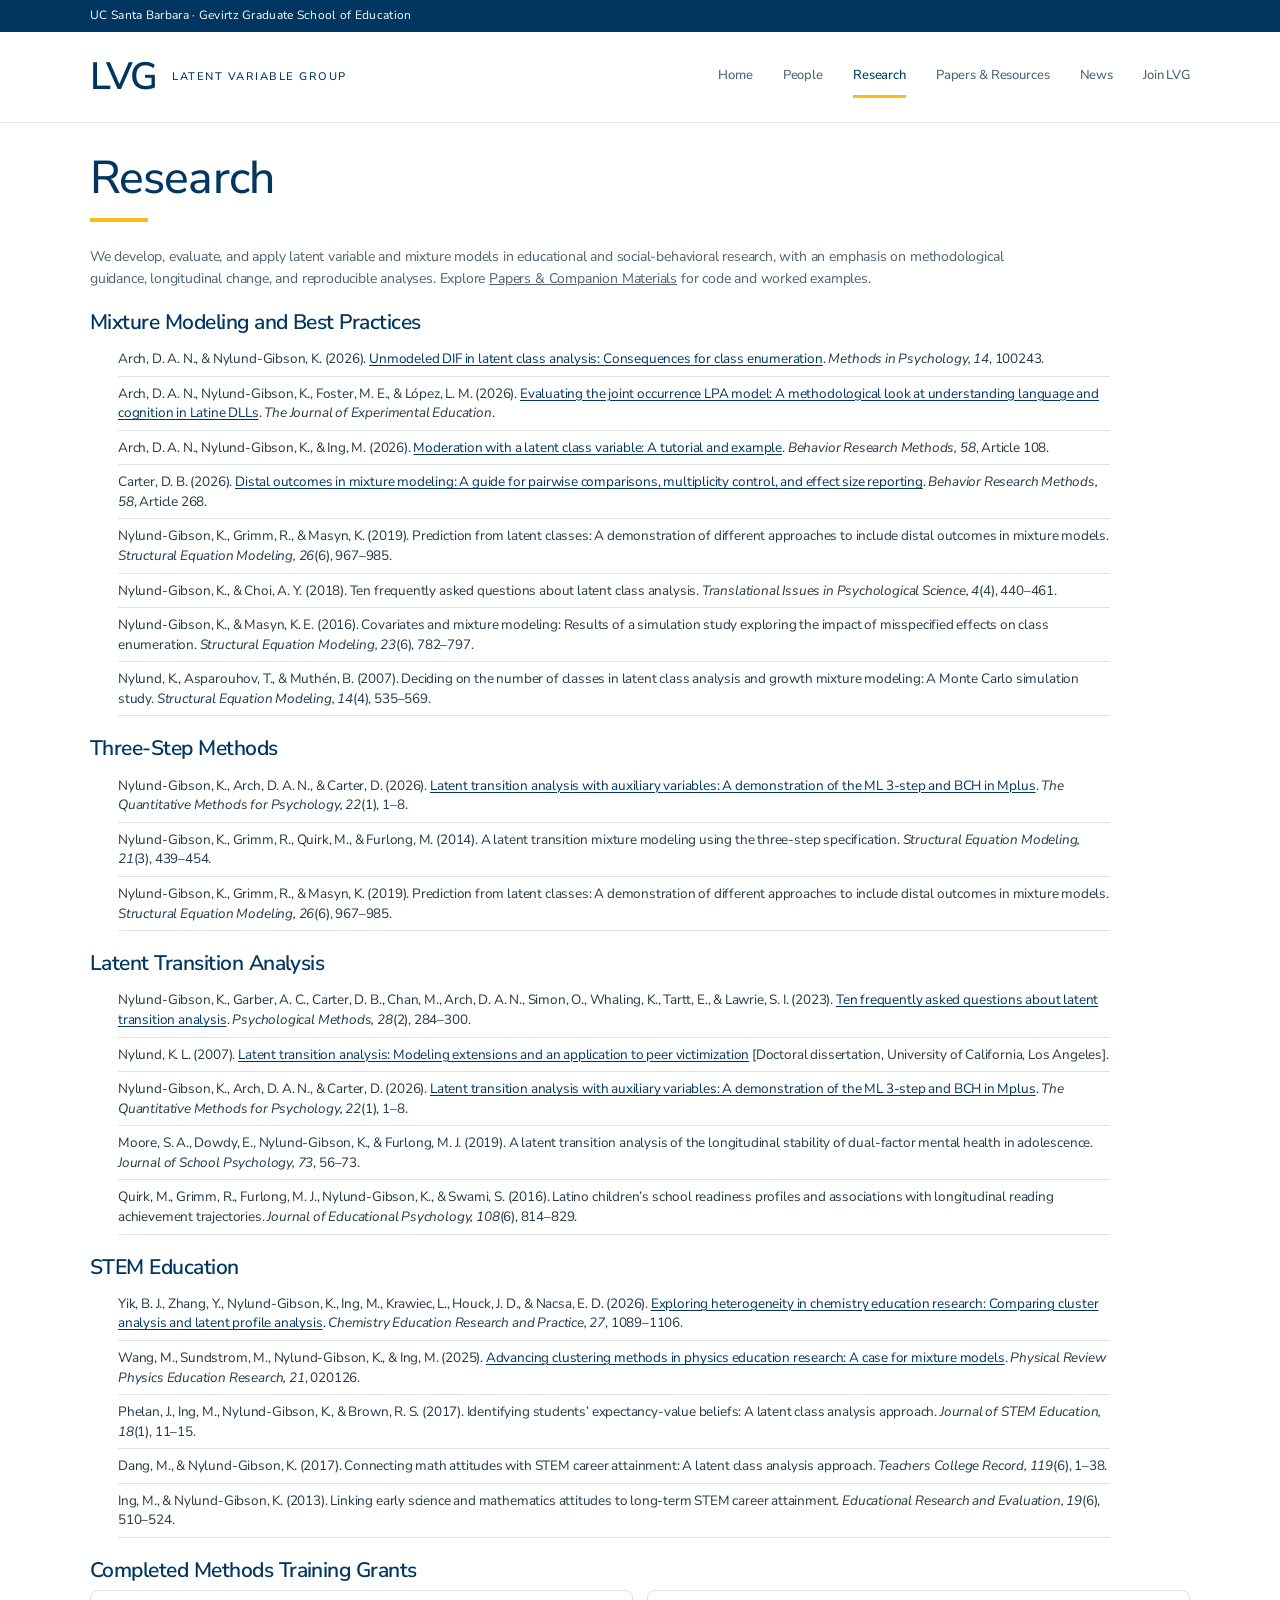
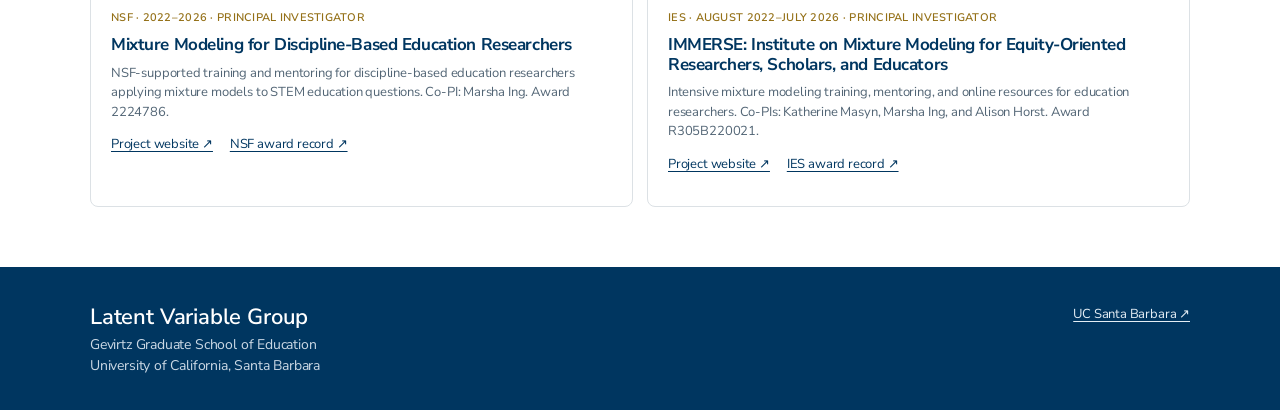
<file: research.html>
<!doctype html><html lang="en"><head><meta charset="utf-8"><meta name="viewport" content="width=device-width, initial-scale=1"><link rel="preconnect" href="https://fonts.googleapis.com"><link rel="preconnect" href="https://fonts.gstatic.com" crossorigin><title>Research | Latent Variable Group</title><style>
:root{--navy:#003660;--gold:#FEBC11;--ink:#233849;--muted:#61707c;--border:#dce1e5;--cream:#f6f8fa}*{box-sizing:border-box}html{scroll-behavior:smooth}body{margin:0;color:var(--ink);font-family:'Inter',Arial,sans-serif;font-size:16px;line-height:1.65;background:#fff}a{color:inherit}.wrap{max-width:1160px;margin:auto;padding:0 30px}.skip{position:absolute;left:-9999px}.skip:focus{left:12px;top:12px;z-index:99;background:#fff;padding:12px}.university{background:var(--navy);color:#fff;font-size:12px;letter-spacing:.025em;padding:7px 0}.university a{text-decoration:underline;text-underline-offset:3px}.site-header{background:#fff;border-bottom:1px solid var(--border);position:sticky;top:0;z-index:10}.header-content{height:90px;display:flex;justify-content:space-between;align-items:center;gap:32px}.brand{text-decoration:none;display:flex;align-items:center;gap:15px;color:var(--navy)}.brandmark{font-size:38px;font-weight:900;letter-spacing:-2px;line-height:1}.gold-dot,.title-period{color:#d29a00}.brand-sub{font-size:11px;font-weight:900;letter-spacing:1.5px;line-height:1.5}.brand-sub small{font-size:9px;letter-spacing:1.6px;color:#738596}nav{display:flex;gap:30px;align-items:center}nav a{text-decoration:none;font-size:14px;font-weight:800;color:#4d6473;padding:10px 0;border-bottom:3px solid transparent}nav a:hover,nav a[aria-current]{color:var(--navy);border-color:var(--gold)}.mobile-menu{display:none}.hero{background:var(--navy);color:#fff;overflow:hidden}.hero-inner{position:relative;min-height:460px;padding-top:72px;padding-bottom:65px}.hero-inner>*:not(.hero-decoration){position:relative;z-index:2}.eyebrow,.kicker{font-weight:900;font-size:12px;letter-spacing:2px;color:#bf8d00;margin:0 0 22px}.hero .eyebrow{color:var(--gold)}.gold-line{display:inline-block;width:28px;height:3px;vertical-align:middle;background:var(--gold);margin-right:11px}h1,h2,h3,p{margin-top:0}h1{font-size:clamp(47px,6vw,76px);line-height:1.1;letter-spacing:-2px;max-width:760px;margin-bottom:24px;font-weight:900}h1 em{font-style:normal;color:var(--gold)}.hero-intro{max-width:620px;font-size:18px;line-height:1.75;color:#e2edf6}.hero-link{display:inline-block;margin-top:20px;text-decoration:none;border-bottom:2px solid var(--gold);padding-bottom:6px;font-weight:900}.hero-link span{margin-left:22px}.hero-decoration{position:absolute;right:-110px;top:0;opacity:.18;width:590px;height:520px}.ring{position:absolute;border:1px solid #fff;border-radius:50%;width:480px;height:480px;top:15px;right:-30px}.r2{width:340px;height:340px;top:84px;right:40px}.r3{width:200px;height:200px;top:154px;right:110px}.section{padding:92px 0}.section-top{display:flex;align-items:end;justify-content:space-between;gap:45px;margin-bottom:37px}h2{font-size:clamp(31px,3.5vw,45px);line-height:1.2;letter-spacing:-1.4px;color:var(--navy);font-weight:900;margin:0}.section-note{max-width:340px;color:var(--muted);font-size:15px;margin:0}.director-card{display:grid;grid-template-columns:350px 1fr;border:1px solid var(--border);border-radius:12px;overflow:hidden;box-shadow:0 12px 34px rgba(0,54,96,.065)}.director-image{background:#e2e7eb;min-height:425px}.director-image img{height:100%;width:100%;object-fit:cover;object-position:center}.director-info{padding:44px 53px}.director-info .muted{color:#9c7512}.director-info h3{font-size:35px;line-height:1.15;color:var(--navy);font-weight:900;letter-spacing:-1px;margin:0 0 14px}.credentials{font-weight:800;color:#46586a;margin-bottom:20px}.director-info>p:not(.credentials):not(.eyebrow){color:#5d6871;font-size:15px;line-height:1.7}.tags{display:flex;gap:8px;flex-wrap:wrap;margin-top:21px}.tags span{border:1px solid #d6e0e8;color:var(--navy);background:#f3f7fa;padding:5px 10px;border-radius:50px;font-size:11px;font-weight:800}.team{background:var(--cream)}.roster-alert{background:#fff9e8;border-left:3px solid var(--gold);padding:12px 16px;font-size:13px;color:#6b5b30;margin:0 0 24px}.cards{display:grid;grid-template-columns:repeat(3,minmax(0,1fr));gap:23px}.person{background:#fff;border:1px solid #e4e9ed;border-radius:10px;overflow:hidden;transition:transform .2s,box-shadow .2s}.person:hover{transform:translateY(-3px);box-shadow:0 10px 25px rgba(0,54,96,.08)}.person-photo{height:240px;background:#dce5ec;overflow:hidden}.person-photo img{width:100%;height:100%;object-fit:cover;object-position:center 24%}.photo-fallback{display:grid;place-items:center;background:linear-gradient(135deg,#dfe9f0,#f1f5f8);color:#7893a7;font-size:70px;font-weight:900;letter-spacing:-4px}.person-info{padding:24px}.person-role{display:block;font-size:10px;font-weight:900;letter-spacing:1.25px;color:#98700e;margin-bottom:9px}.person h3{font-size:20px;line-height:1.3;color:var(--navy);margin:0 0 10px}.person p{font-size:14px;color:#5a6874;line-height:1.6;margin:0}.text-link{font-size:13px;font-weight:800;display:inline-block;margin-top:12px;color:var(--navy)}.alumni-layout{display:grid;grid-template-columns:1fr 1.25fr;gap:70px}.alumni-layout>div>p:last-child{max-width:400px;color:var(--muted);margin-top:20px}.alumni-lists{display:grid;grid-template-columns:1fr 1fr;gap:24px}.alumni-lists h3{color:var(--navy);border-bottom:3px solid var(--gold);padding-bottom:12px;font-size:18px}.alumni-lists ul{list-style:none;padding:0;margin:0}.alumni-lists li{padding:8px 0;border-bottom:1px solid #edf0f2;font-size:14px}.cta{background:#eaf1f5;padding:72px 0}.cta .kicker{margin-bottom:14px}.cta h2{max-width:700px}.cta-btn{display:inline-flex;gap:45px;align-items:center;background:var(--navy);color:#fff;padding:13px 22px;margin-top:25px;border-radius:4px;text-decoration:none;font-size:14px;font-weight:900}.cta-btn:hover{background:#07558d}footer{background:var(--navy);color:#fff;padding:50px 0 20px}.footer-content{display:flex;justify-content:space-between;gap:25px}.footer-content strong{font-size:22px}.footer-content p{color:#cbd9e5;font-size:14px}.footer-content a{font-size:13px;line-height:2;color:#e4eef5}.footer-bottom{border-top:1px solid #436786;padding-top:16px;margin-top:30px;font-size:11px;color:#bed0df}@media(max-width:850px){.director-card{grid-template-columns:280px 1fr}.director-info{padding:30px}.cards{grid-template-columns:repeat(2,minmax(0,1fr))}.alumni-layout{gap:32px}.mobile-menu{display:block;border:1px solid #cad7e1;background:white;border-radius:4px;padding:8px 12px;color:var(--navy);font-weight:800}nav{display:none;position:absolute;top:90px;left:0;right:0;background:#fff;padding:20px 30px;box-shadow:0 9px 18px #0002;flex-direction:column;align-items:stretch;gap:4px}nav.show{display:flex}}@media(max-width:600px){.wrap{padding:0 20px}.header-content{height:74px}.brandmark{font-size:32px}.brand-sub{font-size:9px}.hero-inner{min-height:0;padding-top:58px;padding-bottom:62px}.hero-intro{font-size:16px}.hero-decoration{right:-350px}.section{padding:60px 0}.section-top{display:block}.section-note{margin-top:16px}.director-card{grid-template-columns:1fr}.director-image{min-height:0;height:320px}.director-info{padding:27px}.director-info h3{font-size:30px}.cards{grid-template-columns:1fr}.person-photo{height:280px}.alumni-layout,.alumni-lists{grid-template-columns:1fr}.footer-content{display:block}nav{top:74px}}


/* Minimal academic version */
.simple-page-title{padding:65px 0 22px;background:#fff}.simple-page-title h1{color:#003660;font-size:clamp(36px,5vw,55px);font-weight:800;margin:0 0 15px;letter-spacing:-1.5px}.simple-underline{height:4px;width:58px;background:#FEBC11}.section{padding:48px 0 68px}.section-top{margin-bottom:26px}.section-top h2{font-size:clamp(27px,3vw,35px);letter-spacing:-.6px}.director-card{box-shadow:none}.director-info{padding:35px 43px}.director-info h3{font-size:30px}.director-image{min-height:380px}.person:hover{transform:none;box-shadow:0 5px 14px rgba(0,54,96,.04)}.person-photo{height:220px}.person-info{padding:20px}.alumni-layout{gap:35px}.alumni-lists h3{font-size:17px}footer{padding-top:34px}.roster-alert{background:#fbfcfd;border-left-color:#d6b45e;color:#66757f}@media(max-width:600px){.simple-page-title{padding:42px 0 12px}.section{padding:36px 0 50px}.director-info{padding:25px}.director-image{height:300px;min-height:0}}

/* Refined typographic weights: a lighter, more understated academic appearance. */
body{font-weight:400}
.brandmark{font-weight:600;letter-spacing:-1.3px}
.brand-sub{font-weight:600}
nav a{font-weight:600}
.simple-page-title h1{font-weight:600;letter-spacing:-.9px}
h2,.section-top h2{font-weight:600;letter-spacing:-.5px}
.director-info h3{font-weight:600;letter-spacing:-.4px}
.person h3{font-weight:600}
.credentials{font-weight:500}
.person-role,.eyebrow,.kicker{font-weight:600}
.tags span,.text-link{font-weight:600}
.alumni-lists h3{font-weight:600}
.footer-content strong{font-weight:600}


/* Shared minimalist page layouts */
.content-section{padding:40px 0 72px}.content-section.alt{background:#f6f8fa}.lede{max-width:760px;font-size:17px;color:#4c6273;line-height:1.85;margin:0 0 25px}.content-grid{display:grid;grid-template-columns:repeat(2,minmax(0,1fr));gap:22px;margin-top:25px}.feature-card{border:1px solid var(--border);border-radius:9px;padding:28px 30px;background:#fff}.feature-card h2,.feature-card h3{font-size:22px;letter-spacing:-.3px;font-weight:600;color:var(--navy);margin:0 0 12px}.feature-card p{color:#586c7b;margin:0;font-size:15px}.feature-card a{color:#003660;text-underline-offset:3px}.pubs{max-width:920px;list-style:none;margin:0;padding:0}.pubs li{padding:13px 0;border-bottom:1px solid var(--border);font-size:15px;line-height:1.7}.category{margin:16px 0 20px;color:var(--navy);font-size:25px;font-weight:600}.news-list{max-width:950px}.news-item{border-bottom:1px solid var(--border);padding:20px 0}.news-item h2{font-weight:600;color:var(--navy);font-size:19px;margin:0 0 7px}.news-item p{margin:0;color:#556977;font-size:15px}.home-image{width:100%;max-height:320px;object-fit:cover;border-radius:8px}.small-note{color:#647583;font-size:13px}.home-section{padding-top:42px}.site-header nav a{font-weight:500}.brand-sub{font-weight:500}.simple-page-title h1{font-weight:500}.footer-content a{text-decoration:underline;text-underline-offset:3px}@media(max-width:700px){.content-grid{grid-template-columns:1fr}.feature-card{padding:24px}.content-section{padding:24px 0 55px}}
/* Site-wide compact typography: smaller type, tighter rhythm, consistent page density. */
html{font-size:15px}body{font-size:15px;line-height:1.48;letter-spacing:-.012em}p,li{line-height:1.5}h1,h2,h3{line-height:1.16;letter-spacing:-.025em}nav a,.links a{font-size:13px;letter-spacing:-.01em}.simple-page-title{padding-top:45px;padding-bottom:16px}.simple-page-title h1{font-size:clamp(32px,4vw,46px);line-height:1.1}.content-section{padding-top:24px;padding-bottom:52px}.lede{font-size:15px;line-height:1.55;margin-bottom:17px}.news-item{padding:15px 0}.news-item h2{font-size:18px;margin-bottom:5px}.news-item p,.pubs li,.feature-card p{font-size:14px;line-height:1.5}.pubs li{padding:9px 0}.category{font-size:22px;margin:14px 0 13px}.feature-card{padding:21px 24px}.section{padding-top:62px;padding-bottom:54px}.section-top{margin-bottom:26px}.section-top h2{font-size:clamp(27px,3vw,36px)}.person-info{padding:18px}.person h3{font-size:18px;margin-bottom:7px}.person p{font-size:13px;line-height:1.5}.small-note{font-size:12px}.body-content{padding-top:67px;padding-bottom:42px;gap:55px}.body-content h2{font-size:32px}.copy p{font-size:15px;line-height:1.52;margin-bottom:12px}.intro{font-size:16px;line-height:1.58}.hero{padding-top:55px;padding-bottom:86px}.hero h1{font-size:clamp(43px,5vw,68px)}.places{padding-bottom:70px}.place{padding:22px}.bookdown-feature{padding-bottom:48px}.bookdown-feature-inner{padding:27px 32px}.bookdown-highlight{padding:23px 27px;margin-bottom:30px}.bookdown-highlight h2{font-size:23px}.bookdown-highlight p{line-height:1.5}@media(max-width:700px){.content-section{padding-top:20px;padding-bottom:44px}.feature-card{padding:19px}.body-content{padding-top:54px;gap:30px}.bookdown-feature-inner{padding:23px}}

/* Compact research page: preserve readable citations with reduced whitespace. */
.simple-page-title{padding-top:30px;padding-bottom:9px}
.content-section{padding-top:15px;padding-bottom:40px}
.content-section .lede{max-width:970px;font-size:14px;line-height:1.55;margin-bottom:18px}
.content-section .category{font-size:21px;margin:20px 0 8px}
.content-section .pubs{max-width:1020px}
.content-section .pubs li{padding:7px 0;font-size:13.5px;line-height:1.45}
.content-section .pubs a{color:var(--navy);text-decoration:underline;text-decoration-thickness:1px;text-underline-offset:2px}
.grant-list{display:grid;grid-template-columns:repeat(2,minmax(0,1fr));gap:14px;margin:8px 0 20px}.grant-entry{border:1px solid var(--border);border-radius:8px;padding:19px 20px}.grant-entry .grant-meta{font-size:11px;color:#947017;text-transform:uppercase;font-weight:600;letter-spacing:.025em;margin:0 0 8px}.grant-entry h3{font-size:17px;color:var(--navy);margin:0 0 9px}.grant-entry p{font-size:13px;line-height:1.5;color:#526575}.grant-entry a{color:var(--navy);margin-right:14px;text-decoration:underline;text-underline-offset:3px}@media(max-width:700px){.grant-list{grid-template-columns:1fr}}
/* Indent publication lists beneath each research topic heading. */
.content-section .pubs{padding-left:28px;max-width:1020px}
@media(max-width:600px){.content-section .pubs{padding-left:18px}}

/* UCSB-recommended web typography: Nunito Sans */
html,body,button,input,textarea,select{font-family:"Nunito Sans",Arial,sans-serif!important;font-style:normal}
h1,h2,h3,h4,h5,h6,nav a,.links a,.id,.join-section summary{font-family:"Nunito Sans",Arial,sans-serif!important;font-style:normal}
</style><!-- Google tag (gtag.js) -->
<script async src="https://www.googletagmanager.com/gtag/js?id=G-KEJH1SLTJ8"></script>
<script>
  window.dataLayer = window.dataLayer || [];
  function gtag(){dataLayer.push(arguments);}
  gtag('js', new Date());
  gtag('config', 'G-KEJH1SLTJ8');
</script>
<link href="https://fonts.googleapis.com/css2?family=Nunito+Sans:wght@300;400;500;600;700;800&display=swap" rel="stylesheet"></head><body><a class="skip" href="#main">Skip to content</a><div class="university"><div class="wrap">UC Santa Barbara · Gevirtz Graduate School of Education</div></div>
<header class="site-header"><div class="wrap header-content"><a class="brand" href="index.html"><span class="brandmark">LVG</span><span class="brand-sub">LATENT VARIABLE GROUP</span></a><button aria-controls="main-nav" aria-expanded="false" class="mobile-menu" type="button">Menu <span>☰</span></button><nav aria-label="Main navigation" id="main-nav"><a href="index.html">Home</a><a href="people.html">People</a><a aria-current="page" href="research.html">Research</a><a href="papers-resources.html">Papers &amp; Resources</a><a href="news.html">News</a><a href="join.html">Join LVG</a></nav></div></header><main id="main"><section class="simple-page-title"><div class="wrap"><h1>Research</h1><div class="simple-underline"></div></div></section><section class="content-section"><div class="wrap"><p class="lede">We develop, evaluate, and apply latent variable and mixture models in educational and social-behavioral research, with an emphasis on methodological guidance, longitudinal change, and reproducible analyses. Explore <a href="papers-resources.html">Papers &amp; Companion Materials</a> for code and worked examples.</p><h2 class="category">Mixture Modeling and Best Practices</h2><ul class="pubs"><li>Arch, D. A. N., &amp; Nylund-Gibson, K. (2026). <a href="https://doi.org/10.1016/j.metip.2026.100243" target="_blank" rel="noopener noreferrer">Unmodeled DIF in latent class analysis: Consequences for class enumeration</a>. <em>Methods in Psychology, 14</em>, 100243.</li><li>Arch, D. A. N., Nylund-Gibson, K., Foster, M. E., &amp; López, L. M. (2026). <a href="https://doi.org/10.1080/00220973.2026.2652850" target="_blank" rel="noopener noreferrer">Evaluating the joint occurrence LPA model: A methodological look at understanding language and cognition in Latine DLLs</a>. <em>The Journal of Experimental Education</em>.</li><li>Arch, D. A. N., Nylund-Gibson, K., &amp; Ing, M. (2026). <a href="https://doi.org/10.3758/s13428-025-02886-x" target="_blank" rel="noopener noreferrer">Moderation with a latent class variable: A tutorial and example</a>. <em>Behavior Research Methods, 58</em>, Article 108.</li><li>Carter, D. B. (2026). <a href="https://doi.org/10.3758/s13428-026-03144-4" target="_blank" rel="noopener noreferrer">Distal outcomes in mixture modeling: A guide for pairwise comparisons, multiplicity control, and effect size reporting</a>. <em>Behavior Research Methods, 58</em>, Article 268.</li><li>Nylund-Gibson, K., Grimm, R., & Masyn, K. (2019). Prediction from latent classes: A demonstration of different approaches to include distal outcomes in mixture models. <em>Structural Equation Modeling, 26</em>(6), 967–985.</li><li>Nylund-Gibson, K., & Choi, A. Y. (2018). Ten frequently asked questions about latent class analysis. <em>Translational Issues in Psychological Science, 4</em>(4), 440–461.</li><li>Nylund-Gibson, K., & Masyn, K. E. (2016). Covariates and mixture modeling: Results of a simulation study exploring the impact of misspecified effects on class enumeration. <em>Structural Equation Modeling, 23</em>(6), 782–797.</li><li>Nylund, K., Asparouhov, T., & Muthén, B. (2007). Deciding on the number of classes in latent class analysis and growth mixture modeling: A Monte Carlo simulation study. <em>Structural Equation Modeling, 14</em>(4), 535–569.</li></ul><h2 class="category">Three-Step Methods</h2><ul class="pubs"><li>Nylund-Gibson, K., Arch, D. A. N., &amp; Carter, D. (2026). <a href="https://doi.org/10.20982/tqmp.22.1.p001" target="_blank" rel="noopener noreferrer">Latent transition analysis with auxiliary variables: A demonstration of the ML 3-step and BCH in Mplus</a>. <em>The Quantitative Methods for Psychology, 22</em>(1), 1–8.</li><li>Nylund-Gibson, K., Grimm, R., Quirk, M., & Furlong, M. (2014). A latent transition mixture modeling using the three-step specification. <em>Structural Equation Modeling, 21</em>(3), 439–454.</li><li>Nylund-Gibson, K., Grimm, R., & Masyn, K. (2019). Prediction from latent classes: A demonstration of different approaches to include distal outcomes in mixture models. <em>Structural Equation Modeling, 26</em>(6), 967–985.</li></ul><h2 class="category">Latent Transition Analysis</h2><ul class="pubs"><li>Nylund-Gibson, K., Garber, A. C., Carter, D. B., Chan, M., Arch, D. A. N., Simon, O., Whaling, K., Tartt, E., &amp; Lawrie, S. I. (2023). <a href="https://doi.org/10.1037/met0000486" target="_blank" rel="noopener noreferrer">Ten frequently asked questions about latent transition analysis</a>. <em>Psychological Methods, 28</em>(2), 284–300.</li><li>Nylund, K. L. (2007). <a href="https://www.statmodel.com/download/nylunddis.pdf" target="_blank" rel="noopener noreferrer">Latent transition analysis: Modeling extensions and an application to peer victimization</a> [Doctoral dissertation, University of California, Los Angeles].</li><li>Nylund-Gibson, K., Arch, D. A. N., &amp; Carter, D. (2026). <a href="https://doi.org/10.20982/tqmp.22.1.p001" target="_blank" rel="noopener noreferrer">Latent transition analysis with auxiliary variables: A demonstration of the ML 3-step and BCH in Mplus</a>. <em>The Quantitative Methods for Psychology, 22</em>(1), 1–8.</li><li>Moore, S. A., Dowdy, E., Nylund-Gibson, K., & Furlong, M. J. (2019). A latent transition analysis of the longitudinal stability of dual-factor mental health in adolescence. <em>Journal of School Psychology, 73</em>, 56–73.</li><li>Quirk, M., Grimm, R., Furlong, M. J., Nylund-Gibson, K., & Swami, S. (2016). Latino children’s school readiness profiles and associations with longitudinal reading achievement trajectories. <em>Journal of Educational Psychology, 108</em>(6), 814–829.</li></ul><h2 class="category">STEM Education</h2><ul class="pubs"><li>Yik, B. J., Zhang, Y., Nylund-Gibson, K., Ing, M., Krawiec, L., Houck, J. D., &amp; Nacsa, E. D. (2026). <a href="https://doi.org/10.1039/D5RP00432B" target="_blank" rel="noopener noreferrer">Exploring heterogeneity in chemistry education research: Comparing cluster analysis and latent profile analysis</a>. <em>Chemistry Education Research and Practice, 27</em>, 1089–1106.</li><li>Wang, M., Sundstrom, M., Nylund-Gibson, K., &amp; Ing, M. (2025). <a href="https://doi.org/10.1103/1fn4-nqvj" target="_blank" rel="noopener noreferrer">Advancing clustering methods in physics education research: A case for mixture models</a>. <em>Physical Review Physics Education Research, 21</em>, 020126.</li><li>Phelan, J., Ing, M., Nylund-Gibson, K., & Brown, R. S. (2017). Identifying students’ expectancy-value beliefs: A latent class analysis approach. <em>Journal of STEM Education, 18</em>(1), 11–15.</li><li>Dang, M., & Nylund-Gibson, K. (2017). Connecting math attitudes with STEM career attainment: A latent class analysis approach. <em>Teachers College Record, 119</em>(6), 1–38.</li><li>Ing, M., & Nylund-Gibson, K. (2013). Linking early science and mathematics attitudes to long-term STEM career attainment. <em>Educational Research and Evaluation, 19</em>(6), 510–524.</li></ul><h2 class="category" id="funded-training">Completed Methods Training Grants</h2><div class="grant-list"><article class="grant-entry"><p class="grant-meta">NSF · 2022–2026 · Principal Investigator</p><h3>Mixture Modeling for Discipline-Based Education Researchers</h3><p>NSF-supported training and mentoring for discipline-based education researchers applying mixture models to STEM education questions. Co-PI: Marsha Ing. Award 2224786.</p><p><a href="https://mm4dbers.education.ucsb.edu/" target="_blank" rel="noopener noreferrer">Project website ↗</a> <a href="https://www.nsf.gov/awardsearch/show-award/?AWD_ID=2224786" target="_blank" rel="noopener noreferrer">NSF award record ↗</a></p></article><article class="grant-entry"><p class="grant-meta">IES · August 2022–July 2026 · Principal Investigator</p><h3>IMMERSE: Institute on Mixture Modeling for Equity-Oriented Researchers, Scholars, and Educators</h3><p>Intensive mixture modeling training, mentoring, and online resources for education researchers. Co-PIs: Katherine Masyn, Marsha Ing, and Alison Horst. Award R305B220021.</p><p><a href="https://immerse.education.ucsb.edu/" target="_blank" rel="noopener noreferrer">Project website ↗</a> <a href="https://ies.ed.gov/use-work/awards/applied-mixture-modeling-training-workshops-and-resources-education-researchers?ID=5758" target="_blank" rel="noopener noreferrer">IES award record ↗</a></p></article></div></div></section></main><footer><div class="wrap footer-content"><div><strong>Latent Variable Group</strong><p>Gevirtz Graduate School of Education<br/>University of California, Santa Barbara</p></div><div><a href="https://www.ucsb.edu/">UC Santa Barbara ↗</a></div></div></footer><script>const b=document.querySelector('.mobile-menu'),n=document.querySelector('#main-nav');b.addEventListener('click',()=>{const open=b.getAttribute('aria-expanded')==='true';b.setAttribute('aria-expanded',String(!open));n.classList.toggle('show',!open)});</script></body></html>
</file>
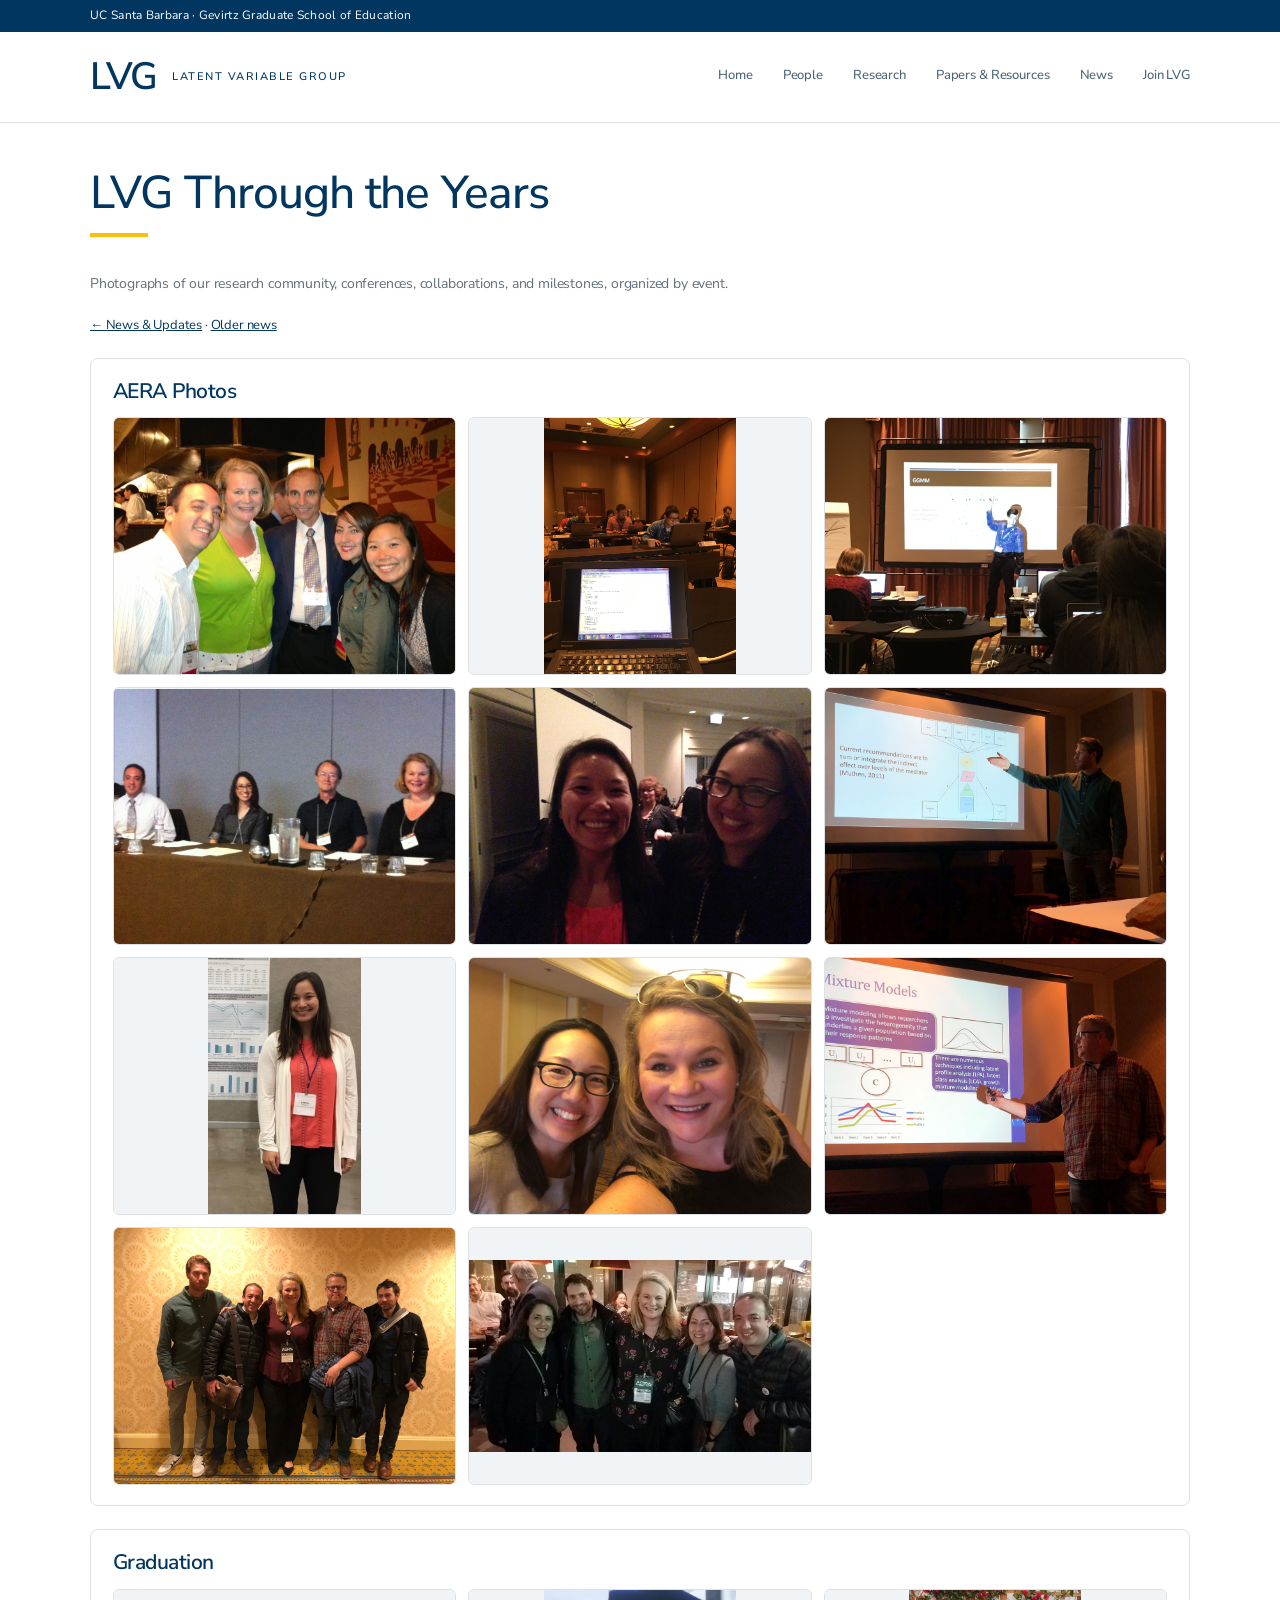
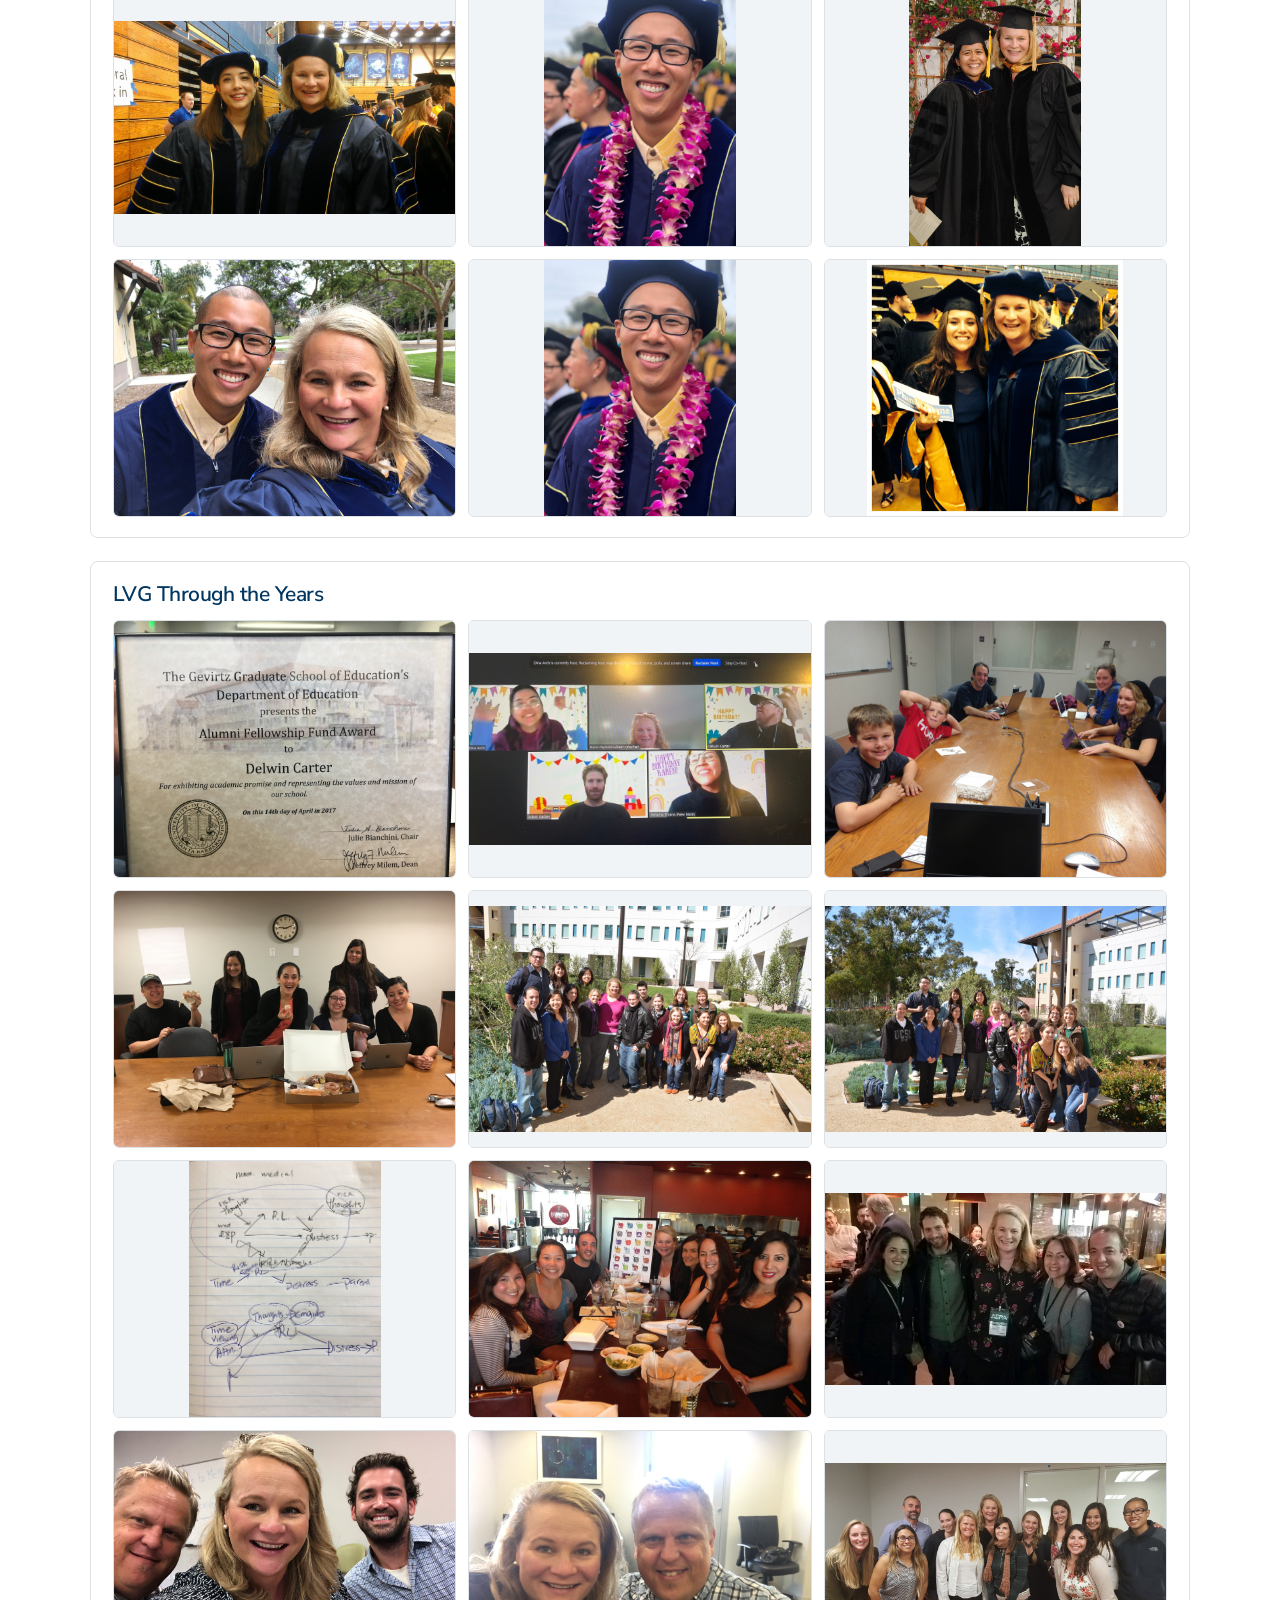
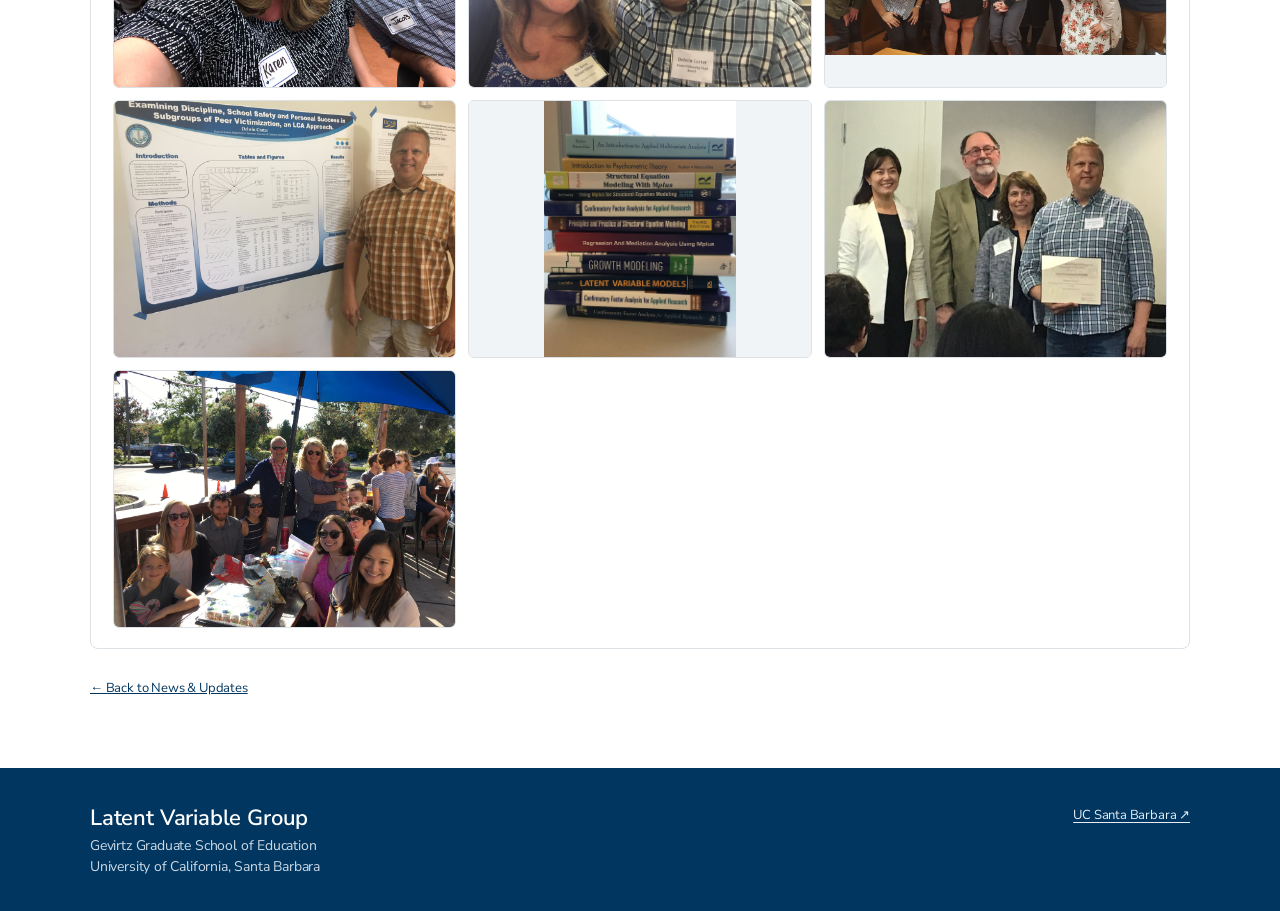
<file: through-the-years.html>
<!doctype html><html lang="en"><head><meta charset="utf-8"><meta name="viewport" content="width=device-width, initial-scale=1"><link rel="preconnect" href="https://fonts.googleapis.com"><link rel="preconnect" href="https://fonts.gstatic.com" crossorigin><title>LVG Through the Years | Latent Variable Group</title><style>
:root{--navy:#003660;--gold:#FEBC11;--ink:#233849;--muted:#61707c;--border:#dce1e5;--cream:#f6f8fa}*{box-sizing:border-box}html{scroll-behavior:smooth}body{margin:0;color:var(--ink);font-family:'Inter',Arial,sans-serif;font-size:16px;line-height:1.65;background:#fff}a{color:inherit}.wrap{max-width:1160px;margin:auto;padding:0 30px}.skip{position:absolute;left:-9999px}.skip:focus{left:12px;top:12px;z-index:99;background:#fff;padding:12px}.university{background:var(--navy);color:#fff;font-size:12px;letter-spacing:.025em;padding:7px 0}.university a{text-decoration:underline;text-underline-offset:3px}.site-header{background:#fff;border-bottom:1px solid var(--border);position:sticky;top:0;z-index:10}.header-content{height:90px;display:flex;justify-content:space-between;align-items:center;gap:32px}.brand{text-decoration:none;display:flex;align-items:center;gap:15px;color:var(--navy)}.brandmark{font-size:38px;font-weight:900;letter-spacing:-2px;line-height:1}.gold-dot,.title-period{color:#d29a00}.brand-sub{font-size:11px;font-weight:900;letter-spacing:1.5px;line-height:1.5}.brand-sub small{font-size:9px;letter-spacing:1.6px;color:#738596}nav{display:flex;gap:30px;align-items:center}nav a{text-decoration:none;font-size:14px;font-weight:800;color:#4d6473;padding:10px 0;border-bottom:3px solid transparent}nav a:hover,nav a[aria-current]{color:var(--navy);border-color:var(--gold)}.mobile-menu{display:none}.hero{background:var(--navy);color:#fff;overflow:hidden}.hero-inner{position:relative;min-height:460px;padding-top:72px;padding-bottom:65px}.hero-inner>*:not(.hero-decoration){position:relative;z-index:2}.eyebrow,.kicker{font-weight:900;font-size:12px;letter-spacing:2px;color:#bf8d00;margin:0 0 22px}.hero .eyebrow{color:var(--gold)}.gold-line{display:inline-block;width:28px;height:3px;vertical-align:middle;background:var(--gold);margin-right:11px}h1,h2,h3,p{margin-top:0}h1{font-size:clamp(47px,6vw,76px);line-height:1.1;letter-spacing:-2px;max-width:760px;margin-bottom:24px;font-weight:900}h1 em{font-style:normal;color:var(--gold)}.hero-intro{max-width:620px;font-size:18px;line-height:1.75;color:#e2edf6}.hero-link{display:inline-block;margin-top:20px;text-decoration:none;border-bottom:2px solid var(--gold);padding-bottom:6px;font-weight:900}.hero-link span{margin-left:22px}.hero-decoration{position:absolute;right:-110px;top:0;opacity:.18;width:590px;height:520px}.ring{position:absolute;border:1px solid #fff;border-radius:50%;width:480px;height:480px;top:15px;right:-30px}.r2{width:340px;height:340px;top:84px;right:40px}.r3{width:200px;height:200px;top:154px;right:110px}.section{padding:92px 0}.section-top{display:flex;align-items:end;justify-content:space-between;gap:45px;margin-bottom:37px}h2{font-size:clamp(31px,3.5vw,45px);line-height:1.2;letter-spacing:-1.4px;color:var(--navy);font-weight:900;margin:0}.section-note{max-width:340px;color:var(--muted);font-size:15px;margin:0}.director-card{display:grid;grid-template-columns:350px 1fr;border:1px solid var(--border);border-radius:12px;overflow:hidden;box-shadow:0 12px 34px rgba(0,54,96,.065)}.director-image{background:#e2e7eb;min-height:425px}.director-image img{height:100%;width:100%;object-fit:cover;object-position:center}.director-info{padding:44px 53px}.director-info .muted{color:#9c7512}.director-info h3{font-size:35px;line-height:1.15;color:var(--navy);font-weight:900;letter-spacing:-1px;margin:0 0 14px}.credentials{font-weight:800;color:#46586a;margin-bottom:20px}.director-info>p:not(.credentials):not(.eyebrow){color:#5d6871;font-size:15px;line-height:1.7}.tags{display:flex;gap:8px;flex-wrap:wrap;margin-top:21px}.tags span{border:1px solid #d6e0e8;color:var(--navy);background:#f3f7fa;padding:5px 10px;border-radius:50px;font-size:11px;font-weight:800}.team{background:var(--cream)}.roster-alert{background:#fff9e8;border-left:3px solid var(--gold);padding:12px 16px;font-size:13px;color:#6b5b30;margin:0 0 24px}.cards{display:grid;grid-template-columns:repeat(3,minmax(0,1fr));gap:23px}.person{background:#fff;border:1px solid #e4e9ed;border-radius:10px;overflow:hidden;transition:transform .2s,box-shadow .2s}.person:hover{transform:translateY(-3px);box-shadow:0 10px 25px rgba(0,54,96,.08)}.person-photo{height:240px;background:#dce5ec;overflow:hidden}.person-photo img{width:100%;height:100%;object-fit:cover;object-position:center 24%}.photo-fallback{display:grid;place-items:center;background:linear-gradient(135deg,#dfe9f0,#f1f5f8);color:#7893a7;font-size:70px;font-weight:900;letter-spacing:-4px}.person-info{padding:24px}.person-role{display:block;font-size:10px;font-weight:900;letter-spacing:1.25px;color:#98700e;margin-bottom:9px}.person h3{font-size:20px;line-height:1.3;color:var(--navy);margin:0 0 10px}.person p{font-size:14px;color:#5a6874;line-height:1.6;margin:0}.text-link{font-size:13px;font-weight:800;display:inline-block;margin-top:12px;color:var(--navy)}.alumni-layout{display:grid;grid-template-columns:1fr 1.25fr;gap:70px}.alumni-layout>div>p:last-child{max-width:400px;color:var(--muted);margin-top:20px}.alumni-lists{display:grid;grid-template-columns:1fr 1fr;gap:24px}.alumni-lists h3{color:var(--navy);border-bottom:3px solid var(--gold);padding-bottom:12px;font-size:18px}.alumni-lists ul{list-style:none;padding:0;margin:0}.alumni-lists li{padding:8px 0;border-bottom:1px solid #edf0f2;font-size:14px}.cta{background:#eaf1f5;padding:72px 0}.cta .kicker{margin-bottom:14px}.cta h2{max-width:700px}.cta-btn{display:inline-flex;gap:45px;align-items:center;background:var(--navy);color:#fff;padding:13px 22px;margin-top:25px;border-radius:4px;text-decoration:none;font-size:14px;font-weight:900}.cta-btn:hover{background:#07558d}footer{background:var(--navy);color:#fff;padding:50px 0 20px}.footer-content{display:flex;justify-content:space-between;gap:25px}.footer-content strong{font-size:22px}.footer-content p{color:#cbd9e5;font-size:14px}.footer-content a{font-size:13px;line-height:2;color:#e4eef5}.footer-bottom{border-top:1px solid #436786;padding-top:16px;margin-top:30px;font-size:11px;color:#bed0df}@media(max-width:850px){.director-card{grid-template-columns:280px 1fr}.director-info{padding:30px}.cards{grid-template-columns:repeat(2,minmax(0,1fr))}.alumni-layout{gap:32px}.mobile-menu{display:block;border:1px solid #cad7e1;background:white;border-radius:4px;padding:8px 12px;color:var(--navy);font-weight:800}nav{display:none;position:absolute;top:90px;left:0;right:0;background:#fff;padding:20px 30px;box-shadow:0 9px 18px #0002;flex-direction:column;align-items:stretch;gap:4px}nav.show{display:flex}}@media(max-width:600px){.wrap{padding:0 20px}.header-content{height:74px}.brandmark{font-size:32px}.brand-sub{font-size:9px}.hero-inner{min-height:0;padding-top:58px;padding-bottom:62px}.hero-intro{font-size:16px}.hero-decoration{right:-350px}.section{padding:60px 0}.section-top{display:block}.section-note{margin-top:16px}.director-card{grid-template-columns:1fr}.director-image{min-height:0;height:320px}.director-info{padding:27px}.director-info h3{font-size:30px}.cards{grid-template-columns:1fr}.person-photo{height:280px}.alumni-layout,.alumni-lists{grid-template-columns:1fr}.footer-content{display:block}nav{top:74px}}


/* Minimal academic version */
.simple-page-title{padding:65px 0 22px;background:#fff}.simple-page-title h1{color:#003660;font-size:clamp(36px,5vw,55px);font-weight:800;margin:0 0 15px;letter-spacing:-1.5px}.simple-underline{height:4px;width:58px;background:#FEBC11}.section{padding:48px 0 68px}.section-top{margin-bottom:26px}.section-top h2{font-size:clamp(27px,3vw,35px);letter-spacing:-.6px}.director-card{box-shadow:none}.director-info{padding:35px 43px}.director-info h3{font-size:30px}.director-image{min-height:380px}.person:hover{transform:none;box-shadow:0 5px 14px rgba(0,54,96,.04)}.person-photo{height:220px}.person-info{padding:20px}.alumni-layout{gap:35px}.alumni-lists h3{font-size:17px}footer{padding-top:34px}.roster-alert{background:#fbfcfd;border-left-color:#d6b45e;color:#66757f}@media(max-width:600px){.simple-page-title{padding:42px 0 12px}.section{padding:36px 0 50px}.director-info{padding:25px}.director-image{height:300px;min-height:0}}

/* Refined typographic weights: a lighter, more understated academic appearance. */
body{font-weight:400}
.brandmark{font-weight:600;letter-spacing:-1.3px}
.brand-sub{font-weight:600}
nav a{font-weight:600}
.simple-page-title h1{font-weight:600;letter-spacing:-.9px}
h2,.section-top h2{font-weight:600;letter-spacing:-.5px}
.director-info h3{font-weight:600;letter-spacing:-.4px}
.person h3{font-weight:600}
.credentials{font-weight:500}
.person-role,.eyebrow,.kicker{font-weight:600}
.tags span,.text-link{font-weight:600}
.alumni-lists h3{font-weight:600}
.footer-content strong{font-weight:600}


/* Shared minimalist page layouts */
.content-section{padding:40px 0 72px}.content-section.alt{background:#f6f8fa}.lede{max-width:760px;font-size:17px;color:#4c6273;line-height:1.85;margin:0 0 25px}.content-grid{display:grid;grid-template-columns:repeat(2,minmax(0,1fr));gap:22px;margin-top:25px}.feature-card{border:1px solid var(--border);border-radius:9px;padding:28px 30px;background:#fff}.feature-card h2,.feature-card h3{font-size:22px;letter-spacing:-.3px;font-weight:600;color:var(--navy);margin:0 0 12px}.feature-card p{color:#586c7b;margin:0;font-size:15px}.feature-card a{color:#003660;text-underline-offset:3px}.pubs{max-width:920px;list-style:none;margin:0;padding:0}.pubs li{padding:13px 0;border-bottom:1px solid var(--border);font-size:15px;line-height:1.7}.category{margin:16px 0 20px;color:var(--navy);font-size:25px;font-weight:600}.news-list{max-width:950px}.news-item{border-bottom:1px solid var(--border);padding:20px 0}.news-item h2{font-weight:600;color:var(--navy);font-size:19px;margin:0 0 7px}.news-item p{margin:0;color:#556977;font-size:15px}.home-image{width:100%;max-height:320px;object-fit:cover;border-radius:8px}.small-note{color:#647583;font-size:13px}.home-section{padding-top:42px}.site-header nav a{font-weight:500}.brand-sub{font-weight:500}.simple-page-title h1{font-weight:500}.footer-content a{text-decoration:underline;text-underline-offset:3px}@media(max-width:700px){.content-grid{grid-template-columns:1fr}.feature-card{padding:24px}.content-section{padding:24px 0 55px}}
/* Site-wide compact typography: smaller type, tighter rhythm, consistent page density. */
html{font-size:15px}body{font-size:15px;line-height:1.48;letter-spacing:-.012em}p,li{line-height:1.5}h1,h2,h3{line-height:1.16;letter-spacing:-.025em}nav a,.links a{font-size:13px;letter-spacing:-.01em}.simple-page-title{padding-top:45px;padding-bottom:16px}.simple-page-title h1{font-size:clamp(32px,4vw,46px);line-height:1.1}.content-section{padding-top:24px;padding-bottom:52px}.lede{font-size:15px;line-height:1.55;margin-bottom:17px}.news-item{padding:15px 0}.news-item h2{font-size:18px;margin-bottom:5px}.news-item p,.pubs li,.feature-card p{font-size:14px;line-height:1.5}.pubs li{padding:9px 0}.category{font-size:22px;margin:14px 0 13px}.feature-card{padding:21px 24px}.section{padding-top:62px;padding-bottom:54px}.section-top{margin-bottom:26px}.section-top h2{font-size:clamp(27px,3vw,36px)}.person-info{padding:18px}.person h3{font-size:18px;margin-bottom:7px}.person p{font-size:13px;line-height:1.5}.small-note{font-size:12px}.body-content{padding-top:67px;padding-bottom:42px;gap:55px}.body-content h2{font-size:32px}.copy p{font-size:15px;line-height:1.52;margin-bottom:12px}.intro{font-size:16px;line-height:1.58}.hero{padding-top:55px;padding-bottom:86px}.hero h1{font-size:clamp(43px,5vw,68px)}.places{padding-bottom:70px}.place{padding:22px}.bookdown-feature{padding-bottom:48px}.bookdown-feature-inner{padding:27px 32px}.bookdown-highlight{padding:23px 27px;margin-bottom:30px}.bookdown-highlight h2{font-size:23px}.bookdown-highlight p{line-height:1.5}@media(max-width:700px){.content-section{padding-top:20px;padding-bottom:44px}.feature-card{padding:19px}.body-content{padding-top:54px;gap:30px}.bookdown-feature-inner{padding:23px}}

/* News: editorial feature plus a flexible announcement card grid. */
.news-main{padding-top:20px;padding-bottom:55px}
.news-intro{font-size:14px;line-height:1.5;color:#61707c;margin:0 0 22px}
.news-feature{border:1px solid var(--border);border-radius:10px;overflow:hidden;background:#fff}
.news-feature-photos{display:grid;grid-template-columns:1fr 1fr;gap:8px;padding:8px;background:#eef2f5}
.news-photo-placeholder{aspect-ratio:4 / 3;display:flex;flex-direction:column;align-items:center;justify-content:center;gap:12px;background:linear-gradient(145deg,#e3eaf0,#f6f8fa);color:#7890a2}
.news-photo-placeholder span{font-size:32px;opacity:.45;line-height:1}
.news-photo-placeholder small{font-size:12px;letter-spacing:.01em}
.news-feature-copy{padding:22px 27px 26px;max-width:920px}
.news-meta{font-size:10px;font-weight:700;letter-spacing:.09em;text-transform:uppercase;color:#8b6b23;margin:0 0 9px}
.news-meta span{color:#b7b7b7;padding:0 4px}
.news-feature-copy h2{font-size:24px;line-height:1.22;font-weight:600;letter-spacing:-.02em;color:var(--navy);margin:0 0 10px}
.news-feature-copy>p:last-child{font-size:14px;line-height:1.55;color:#526474;margin:0}
.news-section-heading{font-size:21px;line-height:1.2;font-weight:600;color:var(--navy);margin:30px 0 14px}
.news-card-grid{display:grid;grid-template-columns:repeat(2,minmax(0,1fr));gap:14px}
.news-card{border:1px solid var(--border);border-radius:8px;padding:20px 22px;background:#fff}
.news-card h3{font-size:17px;font-weight:600;color:var(--navy);line-height:1.3;margin:0 0 9px}
.news-card>p:last-child{font-size:13px;line-height:1.55;color:#526474;margin:0}
.news-card a{color:var(--navy);text-underline-offset:3px}
@media(max-width:700px){.news-card-grid{grid-template-columns:1fr}.news-feature-copy{padding:19px}.news-feature-copy h2{font-size:21px}.news-feature-photos{gap:5px;padding:5px}.news-photo-placeholder small{font-size:10px;text-align:center}.news-main{padding-top:17px}}

.news-photo-slot{position:relative;aspect-ratio:4/3;overflow:hidden}.news-photo-slot img{position:absolute;inset:0;width:100%;height:100%;object-fit:cover;z-index:1}.news-photo-slot img[hidden]{display:none}.news-photo-slot .news-photo-placeholder{width:100%;height:100%}.news-card-photo{margin:-20px -22px 17px;aspect-ratio:16/10;overflow:hidden;background:#f1f4f6}.news-card-photo[hidden]{display:none}.news-card-photo img{display:block;width:100%;height:100%;object-fit:cover;object-position:center 35%}

.aera-feature{margin-top:17px}.aera-talks{margin:5px 0 14px;padding-left:19px;color:#526474;font-size:13.5px;line-height:1.55}.aera-talks li{margin-bottom:7px}.aera-photo-note{font-size:12px!important;color:#87949c!important;font-style:italic;margin-top:13px!important}

/* Full-width photo for AERA symposium announcement */
.news-feature-photos.single-photo{display:block;padding:8px;background:#eef2f5}
.news-feature-photos.single-photo img{display:block;width:100%;height:auto;max-height:480px;object-fit:contain;border-radius:5px;background:#eef2f5}

/* AERA conference and professional development cards */
#aera-symposium .news-card-photo img{object-fit:contain;background:#f1f4f6}
#aera-short-course .news-card-photo img{object-fit:cover;object-position:center 42%}
.news-archive-footer{margin:28px 0 0;font-size:14px}.news-archive-footer a,.news-intro a{color:var(--navy);text-underline-offset:3px}.gallery-grid{display:grid;grid-template-columns:repeat(2,minmax(0,1fr));gap:16px;margin-top:25px}.gallery-grid section{padding:21px;border:1px solid var(--border);border-radius:9px}.gallery-grid h2{font-size:19px;margin-bottom:9px}.gallery-grid p{font-size:13px;color:#5d6f7d}.gallery-pending{margin-top:20px;padding:30px 12px;text-align:center;background:#f5f7f9;border:1px dashed #cdd7df;border-radius:7px}@media(max-width:700px){.gallery-grid{grid-template-columns:1fr}}.archive-group{margin:26px 0 38px}.archive-group h2{font-size:22px;margin-bottom:7px}.archive-group>p{font-size:13px;color:#647583;margin-bottom:15px}.archive-photo-grid{display:grid;grid-template-columns:repeat(3,minmax(0,1fr));gap:14px}.archive-tile{display:block;text-decoration:none;border:1px solid var(--border);border-radius:8px;overflow:hidden;background:#fff}.archive-tile img{display:block;width:100%;aspect-ratio:4/3;object-fit:contain;background:#eef2f5}.archive-tile:hover{border-color:#94aabd;box-shadow:0 4px 12px #00366015}.archive-note{background:#f6f8fa;border-left:3px solid var(--gold);padding:14px 17px;font-size:13px;color:#526474}.archive-back{font-size:13px;margin:14px 0 24px}.archive-back a{color:var(--navy)}@media(max-width:760px){.archive-photo-grid{grid-template-columns:repeat(2,minmax(0,1fr))}}@media(max-width:460px){.archive-photo-grid{grid-template-columns:1fr}}.archive-event-groups{display:grid;gap:23px;margin:22px 0 30px}.archive-event-group{border:1px solid var(--border);padding:20px 22px;border-radius:8px}.archive-event-group h2{font-size:21px;margin:0 0 14px}.archive-event-group .gallery-pending{font-size:13px;color:#71818d;background:#f6f8fa;padding:17px;margin:0;border-radius:5px}.archive-back{font-size:13px;margin:15px 0}.archive-back a{color:var(--navy)}.archive-event-group .archive-photo-grid{display:grid;grid-template-columns:repeat(3,minmax(0,1fr));gap:12px}.archive-event-group .archive-tile{display:block;overflow:hidden;border:1px solid var(--border);border-radius:6px}.archive-event-group .archive-tile img{display:block;width:100%;aspect-ratio:4/3;object-fit:contain;background:#f1f4f6}@media(max-width:650px){.archive-event-group .archive-photo-grid{grid-template-columns:repeat(2,minmax(0,1fr))}}
/* UCSB-recommended web typography: Nunito Sans */
html,body,button,input,textarea,select{font-family:"Nunito Sans",Arial,sans-serif!important;font-style:normal}
h1,h2,h3,h4,h5,h6,nav a,.links a,.id,.join-section summary{font-family:"Nunito Sans",Arial,sans-serif!important;font-style:normal}
</style><!-- Google tag (gtag.js) -->
<script async src="https://www.googletagmanager.com/gtag/js?id=G-KEJH1SLTJ8"></script>
<script>
  window.dataLayer = window.dataLayer || [];
  function gtag(){dataLayer.push(arguments);}
  gtag('js', new Date());
  gtag('config', 'G-KEJH1SLTJ8');
</script>
<link href="https://fonts.googleapis.com/css2?family=Nunito+Sans:wght@300;400;500;600;700;800&display=swap" rel="stylesheet"></head><body><a class="skip" href="#main">Skip to content</a><div class="university"><div class="wrap">UC Santa Barbara · Gevirtz Graduate School of Education</div></div>
<header class="site-header"><div class="wrap header-content"><a class="brand" href="index.html"><span class="brandmark">LVG</span><span class="brand-sub">LATENT VARIABLE GROUP</span></a><button aria-controls="main-nav" aria-expanded="false" class="mobile-menu" type="button">Menu <span>☰</span></button><nav aria-label="Main navigation" id="main-nav"><a href="index.html">Home</a><a href="people.html">People</a><a href="research.html">Research</a><a href="papers-resources.html">Papers &amp; Resources</a><a href="news.html">News</a><a href="join.html">Join LVG</a></nav></div></header><main id="main"><section class="simple-page-title"><div class="wrap"><h1>LVG Through the Years</h1><div class="simple-underline"></div></div></section><section class="content-section news-main"><div class="wrap"><p class="news-intro">Photographs of our research community, conferences, collaborations, and milestones, organized by event.</p><p class="archive-back"><a href="news.html">← News &amp; Updates</a> · <a href="news-archive.html">Older news</a></p><div class="archive-event-groups"><section class="archive-event-group"><h2>AERA Photos</h2><div class="archive-photo-grid"><a class="archive-tile" href="archive-photos/AERA%20Photos/AERA%20studnets%20george.JPG" target="_blank" rel="noopener noreferrer" aria-label="Open larger archival photograph"><img loading="lazy" src="archive-photos/AERA%20Photos/AERA%20studnets%20george.JPG" alt="Historical LVG photograph from AERA Photos" /></a><a class="archive-tile" href="archive-photos/AERA%20Photos/AERA_workshop.jpg" target="_blank" rel="noopener noreferrer" aria-label="Open larger archival photograph"><img loading="lazy" src="archive-photos/AERA%20Photos/AERA_workshop.jpg" alt="Historical LVG photograph from AERA Photos" /></a><a class="archive-tile" href="archive-photos/AERA%20Photos/D59572E6-7AC2-4DBE-9C5F-FD1A644EB962.JPG" target="_blank" rel="noopener noreferrer" aria-label="Open larger archival photograph"><img loading="lazy" src="archive-photos/AERA%20Photos/D59572E6-7AC2-4DBE-9C5F-FD1A644EB962.JPG" alt="Historical LVG photograph from AERA Photos" /></a><a class="archive-tile" href="archive-photos/AERA%20Photos/photo.JPG" target="_blank" rel="noopener noreferrer" aria-label="Open larger archival photograph"><img loading="lazy" src="archive-photos/AERA%20Photos/photo.JPG" alt="Historical LVG photograph from AERA Photos" /></a><a class="archive-tile" href="archive-photos/AERA%20Photos/weebly16.jpg" target="_blank" rel="noopener noreferrer" aria-label="Open larger archival photograph"><img loading="lazy" src="archive-photos/AERA%20Photos/weebly16.jpg" alt="Historical LVG photograph from AERA Photos" /></a><a class="archive-tile" href="archive-photos/AERA%20Photos/weebly2-.jpg" target="_blank" rel="noopener noreferrer" aria-label="Open larger archival photograph"><img loading="lazy" src="archive-photos/AERA%20Photos/weebly2-.jpg" alt="Historical LVG photograph from AERA Photos" /></a><a class="archive-tile" href="archive-photos/AERA%20Photos/weebly23.jpeg" target="_blank" rel="noopener noreferrer" aria-label="Open larger archival photograph"><img loading="lazy" src="archive-photos/AERA%20Photos/weebly23.jpeg" alt="Historical LVG photograph from AERA Photos" /></a><a class="archive-tile" href="archive-photos/AERA%20Photos/weebly4.jpg" target="_blank" rel="noopener noreferrer" aria-label="Open larger archival photograph"><img loading="lazy" src="archive-photos/AERA%20Photos/weebly4.jpg" alt="Historical LVG photograph from AERA Photos" /></a><a class="archive-tile" href="archive-photos/AERA%20Photos/weebly6.jpg" target="_blank" rel="noopener noreferrer" aria-label="Open larger archival photograph"><img loading="lazy" src="archive-photos/AERA%20Photos/weebly6.jpg" alt="Historical LVG photograph from AERA Photos" /></a><a class="archive-tile" href="archive-photos/AERA%20Photos/weebly7.jpg" target="_blank" rel="noopener noreferrer" aria-label="Open larger archival photograph"><img loading="lazy" src="archive-photos/AERA%20Photos/weebly7.jpg" alt="Historical LVG photograph from AERA Photos" /></a><a class="archive-tile" href="archive-photos/AERA%20Photos/weebly8.jpg" target="_blank" rel="noopener noreferrer" aria-label="Open larger archival photograph"><img loading="lazy" src="archive-photos/AERA%20Photos/weebly8.jpg" alt="Historical LVG photograph from AERA Photos" /></a></div></section><section class="archive-event-group"><h2>Graduation</h2><div class="archive-photo-grid"><a class="archive-tile" href="archive-photos/Graduation/graduation_2013.jpg" target="_blank" rel="noopener noreferrer" aria-label="Open larger archival photograph"><img loading="lazy" src="archive-photos/Graduation/graduation_2013.jpg" alt="Historical LVG photograph from Graduation" /></a><a class="archive-tile" href="archive-photos/Graduation/weebly10.jpg" target="_blank" rel="noopener noreferrer" aria-label="Open larger archival photograph"><img loading="lazy" src="archive-photos/Graduation/weebly10.jpg" alt="Historical LVG photograph from Graduation" /></a><a class="archive-tile" href="archive-photos/Graduation/weebly13.jpg" target="_blank" rel="noopener noreferrer" aria-label="Open larger archival photograph"><img loading="lazy" src="archive-photos/Graduation/weebly13.jpg" alt="Historical LVG photograph from Graduation" /></a><a class="archive-tile" href="archive-photos/Graduation/weebly15.jpg" target="_blank" rel="noopener noreferrer" aria-label="Open larger archival photograph"><img loading="lazy" src="archive-photos/Graduation/weebly15.jpg" alt="Historical LVG photograph from Graduation" /></a><a class="archive-tile" href="archive-photos/Graduation/weebly22.jpg" target="_blank" rel="noopener noreferrer" aria-label="Open larger archival photograph"><img loading="lazy" src="archive-photos/Graduation/weebly22.jpg" alt="Historical LVG photograph from Graduation" /></a><a class="archive-tile" href="archive-photos/Graduation/weebly3.jpg" target="_blank" rel="noopener noreferrer" aria-label="Open larger archival photograph"><img loading="lazy" src="archive-photos/Graduation/weebly3.jpg" alt="Historical LVG photograph from Graduation" /></a></div></section><section class="archive-event-group"><h2>LVG Through the Years</h2><div class="archive-photo-grid"><a class="archive-tile" href="archive-photos/LVG-over-the-years/B7D5B21A-5FF2-4E4A-A80A-CC9CEE54F812.JPG" target="_blank" rel="noopener noreferrer" aria-label="Open larger archival photograph"><img loading="lazy" src="archive-photos/LVG-over-the-years/B7D5B21A-5FF2-4E4A-A80A-CC9CEE54F812.JPG" alt="Historical LVG photograph from LVG-over-the-years" /></a><a class="archive-tile" href="archive-photos/LVG-over-the-years/IMG_0939.JPG" target="_blank" rel="noopener noreferrer" aria-label="Open larger archival photograph"><img loading="lazy" src="archive-photos/LVG-over-the-years/IMG_0939.JPG" alt="Historical LVG photograph from LVG-over-the-years" /></a><a class="archive-tile" href="archive-photos/LVG-over-the-years/lvg_group_kids.jpg" target="_blank" rel="noopener noreferrer" aria-label="Open larger archival photograph"><img loading="lazy" src="archive-photos/LVG-over-the-years/lvg_group_kids.jpg" alt="Historical LVG photograph from LVG-over-the-years" /></a><a class="archive-tile" href="archive-photos/LVG-over-the-years/lvggroup_celebrate.jpg" target="_blank" rel="noopener noreferrer" aria-label="Open larger archival photograph"><img loading="lazy" src="archive-photos/LVG-over-the-years/lvggroup_celebrate.jpg" alt="Historical LVG photograph from LVG-over-the-years" /></a><a class="archive-tile" href="archive-photos/LVG-over-the-years/pic%20168.JPG" target="_blank" rel="noopener noreferrer" aria-label="Open larger archival photograph"><img loading="lazy" src="archive-photos/LVG-over-the-years/pic%20168.JPG" alt="Historical LVG photograph from LVG-over-the-years" /></a><a class="archive-tile" href="archive-photos/LVG-over-the-years/pic%20171.JPG" target="_blank" rel="noopener noreferrer" aria-label="Open larger archival photograph"><img loading="lazy" src="archive-photos/LVG-over-the-years/pic%20171.JPG" alt="Historical LVG photograph from LVG-over-the-years" /></a><a class="archive-tile" href="archive-photos/LVG-over-the-years/weebly1.jpg" target="_blank" rel="noopener noreferrer" aria-label="Open larger archival photograph"><img loading="lazy" src="archive-photos/LVG-over-the-years/weebly1.jpg" alt="Historical LVG photograph from LVG-over-the-years" /></a><a class="archive-tile" href="archive-photos/LVG-over-the-years/weebly11.jpg" target="_blank" rel="noopener noreferrer" aria-label="Open larger archival photograph"><img loading="lazy" src="archive-photos/LVG-over-the-years/weebly11.jpg" alt="Historical LVG photograph from LVG-over-the-years" /></a><a class="archive-tile" href="archive-photos/LVG-over-the-years/weebly12.jpeg" target="_blank" rel="noopener noreferrer" aria-label="Open larger archival photograph"><img loading="lazy" src="archive-photos/LVG-over-the-years/weebly12.jpeg" alt="Historical LVG photograph from LVG-over-the-years" /></a><a class="archive-tile" href="archive-photos/LVG-over-the-years/weebly14.jpg" target="_blank" rel="noopener noreferrer" aria-label="Open larger archival photograph"><img loading="lazy" src="archive-photos/LVG-over-the-years/weebly14.jpg" alt="Historical LVG photograph from LVG-over-the-years" /></a><a class="archive-tile" href="archive-photos/LVG-over-the-years/weebly17.jpg" target="_blank" rel="noopener noreferrer" aria-label="Open larger archival photograph"><img loading="lazy" src="archive-photos/LVG-over-the-years/weebly17.jpg" alt="Historical LVG photograph from LVG-over-the-years" /></a><a class="archive-tile" href="archive-photos/LVG-over-the-years/weebly19.jpg" target="_blank" rel="noopener noreferrer" aria-label="Open larger archival photograph"><img loading="lazy" src="archive-photos/LVG-over-the-years/weebly19.jpg" alt="Historical LVG photograph from LVG-over-the-years" /></a><a class="archive-tile" href="archive-photos/LVG-over-the-years/weebly2.jpg" target="_blank" rel="noopener noreferrer" aria-label="Open larger archival photograph"><img loading="lazy" src="archive-photos/LVG-over-the-years/weebly2.jpg" alt="Historical LVG photograph from LVG-over-the-years" /></a><a class="archive-tile" href="archive-photos/LVG-over-the-years/weebly24.jpg" target="_blank" rel="noopener noreferrer" aria-label="Open larger archival photograph"><img loading="lazy" src="archive-photos/LVG-over-the-years/weebly24.jpg" alt="Historical LVG photograph from LVG-over-the-years" /></a><a class="archive-tile" href="archive-photos/LVG-over-the-years/weebly5.jpg" target="_blank" rel="noopener noreferrer" aria-label="Open larger archival photograph"><img loading="lazy" src="archive-photos/LVG-over-the-years/weebly5.jpg" alt="Historical LVG photograph from LVG-over-the-years" /></a><a class="archive-tile" href="archive-photos/LVG-over-the-years/weebly9.jpg" target="_blank" rel="noopener noreferrer" aria-label="Open larger archival photograph"><img loading="lazy" src="archive-photos/LVG-over-the-years/weebly9.jpg" alt="Historical LVG photograph from LVG-over-the-years" /></a></div></section></div><p class="archive-back"><a href="news.html">← Back to News &amp; Updates</a></p></div></section></main><footer><div class="wrap footer-content"><div><strong>Latent Variable Group</strong><p>Gevirtz Graduate School of Education<br/>University of California, Santa Barbara</p></div><div><a href="https://www.ucsb.edu/">UC Santa Barbara ↗</a></div></div></footer><script>const b=document.querySelector('.mobile-menu'),n=document.querySelector('#main-nav');b.addEventListener('click',()=>{const open=b.getAttribute('aria-expanded')==='true';b.setAttribute('aria-expanded',String(!open));n.classList.toggle('show',!open)});</script></body></html>
</file>
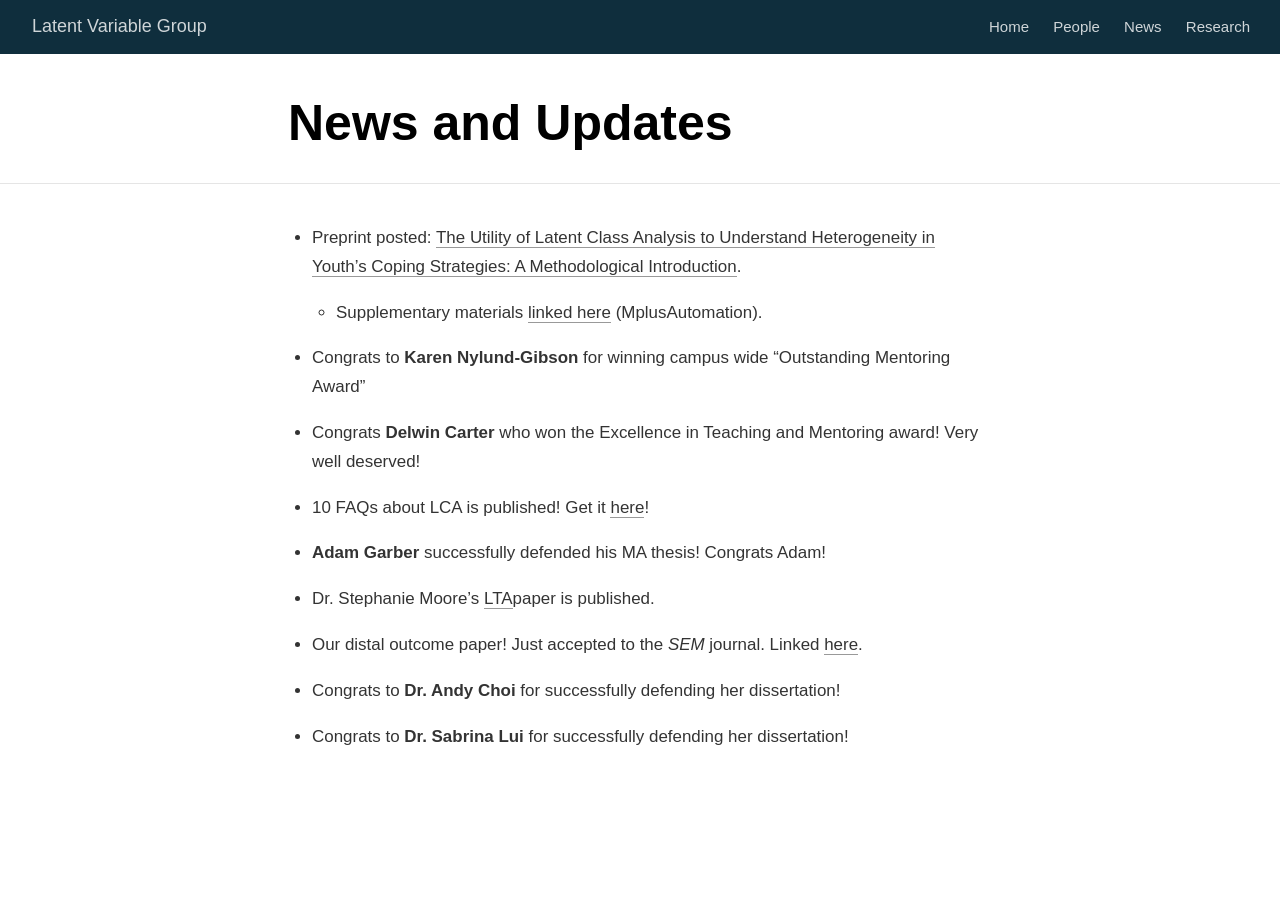
<file: old/news.html>
<!DOCTYPE html>

<html xmlns="http://www.w3.org/1999/xhtml" lang="" xml:lang="">

<head>
  <meta charset="utf-8"/>
  <meta name="viewport" content="width=device-width, initial-scale=1"/>
  <meta http-equiv="X-UA-Compatible" content="IE=Edge,chrome=1"/>
  <meta name="generator" content="distill" />

  <style type="text/css">
  /* Hide doc at startup (prevent jankiness while JS renders/transforms) */
  body {
    visibility: hidden;
  }
  </style>

 <!--radix_placeholder_import_source-->
 <!--/radix_placeholder_import_source-->

<style type="text/css">code{white-space: pre;}</style>
<style type="text/css" data-origin="pandoc">
code.sourceCode > span { display: inline-block; line-height: 1.25; }
code.sourceCode > span { color: inherit; text-decoration: inherit; }
code.sourceCode > span:empty { height: 1.2em; }
.sourceCode { overflow: visible; }
code.sourceCode { white-space: pre; position: relative; }
div.sourceCode { margin: 1em 0; }
pre.sourceCode { margin: 0; }
@media screen {
div.sourceCode { overflow: auto; }
}
@media print {
code.sourceCode { white-space: pre-wrap; }
code.sourceCode > span { text-indent: -5em; padding-left: 5em; }
}
pre.numberSource code
  { counter-reset: source-line 0; }
pre.numberSource code > span
  { position: relative; left: -4em; counter-increment: source-line; }
pre.numberSource code > span > a:first-child::before
  { content: counter(source-line);
    position: relative; left: -1em; text-align: right; vertical-align: baseline;
    border: none; display: inline-block;
    -webkit-touch-callout: none; -webkit-user-select: none;
    -khtml-user-select: none; -moz-user-select: none;
    -ms-user-select: none; user-select: none;
    padding: 0 4px; width: 4em;
    color: #aaaaaa;
  }
pre.numberSource { margin-left: 3em; border-left: 1px solid #aaaaaa;  padding-left: 4px; }
div.sourceCode
  {   }
@media screen {
code.sourceCode > span > a:first-child::before { text-decoration: underline; }
}
code span.al { color: #ad0000; } /* Alert */
code span.an { color: #5e5e5e; } /* Annotation */
code span.at { color: #20794d; } /* Attribute */
code span.bn { color: #ad0000; } /* BaseN */
code span.bu { } /* BuiltIn */
code span.cf { color: #007ba5; } /* ControlFlow */
code span.ch { color: #20794d; } /* Char */
code span.cn { color: #8f5902; } /* Constant */
code span.co { color: #5e5e5e; } /* Comment */
code span.cv { color: #5e5e5e; font-style: italic; } /* CommentVar */
code span.do { color: #5e5e5e; font-style: italic; } /* Documentation */
code span.dt { color: #ad0000; } /* DataType */
code span.dv { color: #ad0000; } /* DecVal */
code span.er { color: #ad0000; } /* Error */
code span.ex { } /* Extension */
code span.fl { color: #ad0000; } /* Float */
code span.fu { color: #4758ab; } /* Function */
code span.im { } /* Import */
code span.in { color: #5e5e5e; } /* Information */
code span.kw { color: #007ba5; } /* Keyword */
code span.op { color: #5e5e5e; } /* Operator */
code span.ot { color: #007ba5; } /* Other */
code span.pp { color: #ad0000; } /* Preprocessor */
code span.sc { color: #20794d; } /* SpecialChar */
code span.ss { color: #20794d; } /* SpecialString */
code span.st { color: #20794d; } /* String */
code span.va { color: #111111; } /* Variable */
code span.vs { color: #20794d; } /* VerbatimString */
code span.wa { color: #5e5e5e; font-style: italic; } /* Warning */
</style>

  <!--radix_placeholder_meta_tags-->
  <title>Latent Variable Group: News and Updates</title>
  
  
  
  
  <!--  https://developers.facebook.com/docs/sharing/webmasters#markup -->
  <meta property="og:title" content="Latent Variable Group: News and Updates"/>
  <meta property="og:type" content="article"/>
  <meta property="og:locale" content="en_US"/>
  <meta property="og:site_name" content="Latent Variable Group"/>
  
  <!--  https://dev.twitter.com/cards/types/summary -->
  <meta property="twitter:card" content="summary"/>
  <meta property="twitter:title" content="Latent Variable Group: News and Updates"/>
  
  <!--/radix_placeholder_meta_tags-->
  <!--radix_placeholder_rmarkdown_metadata-->
  
  <script type="text/json" id="radix-rmarkdown-metadata">
  {"type":"list","attributes":{"names":{"type":"character","attributes":{},"value":["title","description"]}},"value":[{"type":"character","attributes":{},"value":["News and Updates"]},{"type":"NULL"}]}
  </script>
  <!--/radix_placeholder_rmarkdown_metadata-->
  <!--radix_placeholder_navigation_in_header-->
  <meta name="distill:offset" content=""/>
  
  <script type="application/javascript">
  
    window.headroom_prevent_pin = false;
  
    window.document.addEventListener("DOMContentLoaded", function (event) {
  
      // initialize headroom for banner
      var header = $('header').get(0);
      var headerHeight = header.offsetHeight;
      var headroom = new Headroom(header, {
        tolerance: 5,
        onPin : function() {
          if (window.headroom_prevent_pin) {
            window.headroom_prevent_pin = false;
            headroom.unpin();
          }
        }
      });
      headroom.init();
      if(window.location.hash)
        headroom.unpin();
      $(header).addClass('headroom--transition');
  
      // offset scroll location for banner on hash change
      // (see: https://github.com/WickyNilliams/headroom.js/issues/38)
      window.addEventListener("hashchange", function(event) {
        window.scrollTo(0, window.pageYOffset - (headerHeight + 25));
      });
  
      // responsive menu
      $('.distill-site-header').each(function(i, val) {
        var topnav = $(this);
        var toggle = topnav.find('.nav-toggle');
        toggle.on('click', function() {
          topnav.toggleClass('responsive');
        });
      });
  
      // nav dropdowns
      $('.nav-dropbtn').click(function(e) {
        $(this).next('.nav-dropdown-content').toggleClass('nav-dropdown-active');
        $(this).parent().siblings('.nav-dropdown')
           .children('.nav-dropdown-content').removeClass('nav-dropdown-active');
      });
      $("body").click(function(e){
        $('.nav-dropdown-content').removeClass('nav-dropdown-active');
      });
      $(".nav-dropdown").click(function(e){
        e.stopPropagation();
      });
    });
  </script>
  
  <style type="text/css">
  
  /* Theme (user-documented overrideables for nav appearance) */
  
  .distill-site-nav {
    color: rgba(255, 255, 255, 0.8);
    background-color: #0F2E3D;
    font-size: 15px;
    font-weight: 300;
  }
  
  .distill-site-nav a {
    color: inherit;
    text-decoration: none;
  }
  
  .distill-site-nav a:hover {
    color: white;
  }
  
  @media print {
    .distill-site-nav {
      display: none;
    }
  }
  
  .distill-site-header {
  
  }
  
  .distill-site-footer {
  
  }
  
  
  /* Site Header */
  
  .distill-site-header {
    width: 100%;
    box-sizing: border-box;
    z-index: 3;
  }
  
  .distill-site-header .nav-left {
    display: inline-block;
    margin-left: 8px;
  }
  
  @media screen and (max-width: 768px) {
    .distill-site-header .nav-left {
      margin-left: 0;
    }
  }
  
  
  .distill-site-header .nav-right {
    float: right;
    margin-right: 8px;
  }
  
  .distill-site-header a,
  .distill-site-header .title {
    display: inline-block;
    text-align: center;
    padding: 14px 10px 14px 10px;
  }
  
  .distill-site-header .title {
    font-size: 18px;
    min-width: 150px;
  }
  
  .distill-site-header .logo {
    padding: 0;
  }
  
  .distill-site-header .logo img {
    display: none;
    max-height: 20px;
    width: auto;
    margin-bottom: -4px;
  }
  
  .distill-site-header .nav-image img {
    max-height: 18px;
    width: auto;
    display: inline-block;
    margin-bottom: -3px;
  }
  
  
  
  @media screen and (min-width: 1000px) {
    .distill-site-header .logo img {
      display: inline-block;
    }
    .distill-site-header .nav-left {
      margin-left: 20px;
    }
    .distill-site-header .nav-right {
      margin-right: 20px;
    }
    .distill-site-header .title {
      padding-left: 12px;
    }
  }
  
  
  .distill-site-header .nav-toggle {
    display: none;
  }
  
  .nav-dropdown {
    display: inline-block;
    position: relative;
  }
  
  .nav-dropdown .nav-dropbtn {
    border: none;
    outline: none;
    color: rgba(255, 255, 255, 0.8);
    padding: 16px 10px;
    background-color: transparent;
    font-family: inherit;
    font-size: inherit;
    font-weight: inherit;
    margin: 0;
    margin-top: 1px;
    z-index: 2;
  }
  
  .nav-dropdown-content {
    display: none;
    position: absolute;
    background-color: white;
    min-width: 200px;
    border: 1px solid rgba(0,0,0,0.15);
    border-radius: 4px;
    box-shadow: 0px 8px 16px 0px rgba(0,0,0,0.1);
    z-index: 1;
    margin-top: 2px;
    white-space: nowrap;
    padding-top: 4px;
    padding-bottom: 4px;
  }
  
  .nav-dropdown-content hr {
    margin-top: 4px;
    margin-bottom: 4px;
    border: none;
    border-bottom: 1px solid rgba(0, 0, 0, 0.1);
  }
  
  .nav-dropdown-active {
    display: block;
  }
  
  .nav-dropdown-content a, .nav-dropdown-content .nav-dropdown-header {
    color: black;
    padding: 6px 24px;
    text-decoration: none;
    display: block;
    text-align: left;
  }
  
  .nav-dropdown-content .nav-dropdown-header {
    display: block;
    padding: 5px 24px;
    padding-bottom: 0;
    text-transform: uppercase;
    font-size: 14px;
    color: #999999;
    white-space: nowrap;
  }
  
  .nav-dropdown:hover .nav-dropbtn {
    color: white;
  }
  
  .nav-dropdown-content a:hover {
    background-color: #ddd;
    color: black;
  }
  
  .nav-right .nav-dropdown-content {
    margin-left: -45%;
    right: 0;
  }
  
  @media screen and (max-width: 768px) {
    .distill-site-header a, .distill-site-header .nav-dropdown  {display: none;}
    .distill-site-header a.nav-toggle {
      float: right;
      display: block;
    }
    .distill-site-header .title {
      margin-left: 0;
    }
    .distill-site-header .nav-right {
      margin-right: 0;
    }
    .distill-site-header {
      overflow: hidden;
    }
    .nav-right .nav-dropdown-content {
      margin-left: 0;
    }
  }
  
  
  @media screen and (max-width: 768px) {
    .distill-site-header.responsive {position: relative; min-height: 500px; }
    .distill-site-header.responsive a.nav-toggle {
      position: absolute;
      right: 0;
      top: 0;
    }
    .distill-site-header.responsive a,
    .distill-site-header.responsive .nav-dropdown {
      display: block;
      text-align: left;
    }
    .distill-site-header.responsive .nav-left,
    .distill-site-header.responsive .nav-right {
      width: 100%;
    }
    .distill-site-header.responsive .nav-dropdown {float: none;}
    .distill-site-header.responsive .nav-dropdown-content {position: relative;}
    .distill-site-header.responsive .nav-dropdown .nav-dropbtn {
      display: block;
      width: 100%;
      text-align: left;
    }
  }
  
  /* Site Footer */
  
  .distill-site-footer {
    width: 100%;
    overflow: hidden;
    box-sizing: border-box;
    z-index: 3;
    margin-top: 30px;
    padding-top: 30px;
    padding-bottom: 30px;
    text-align: center;
  }
  
  /* Headroom */
  
  d-title {
    padding-top: 6rem;
  }
  
  @media print {
    d-title {
      padding-top: 4rem;
    }
  }
  
  .headroom {
    z-index: 1000;
    position: fixed;
    top: 0;
    left: 0;
    right: 0;
  }
  
  .headroom--transition {
    transition: all .4s ease-in-out;
  }
  
  .headroom--unpinned {
    top: -100px;
  }
  
  .headroom--pinned {
    top: 0;
  }
  
  /* adjust viewport for navbar height */
  /* helps vertically center bootstrap (non-distill) content */
  .min-vh-100 {
    min-height: calc(100vh - 100px) !important;
  }
  
  </style>
  
  <script src="site_libs/jquery-1.11.3/jquery.min.js"></script>
  <link href="site_libs/font-awesome-5.1.0/css/all.css" rel="stylesheet"/>
  <link href="site_libs/font-awesome-5.1.0/css/v4-shims.css" rel="stylesheet"/>
  <script src="site_libs/headroom-0.9.4/headroom.min.js"></script>
  <script src="site_libs/autocomplete-0.37.1/autocomplete.min.js"></script>
  <script src="site_libs/fuse-6.4.1/fuse.min.js"></script>
  
  <script type="application/javascript">
  
  function getMeta(metaName) {
    var metas = document.getElementsByTagName('meta');
    for (let i = 0; i < metas.length; i++) {
      if (metas[i].getAttribute('name') === metaName) {
        return metas[i].getAttribute('content');
      }
    }
    return '';
  }
  
  function offsetURL(url) {
    var offset = getMeta('distill:offset');
    return offset ? offset + '/' + url : url;
  }
  
  function createFuseIndex() {
  
    // create fuse index
    var options = {
      keys: [
        { name: 'title', weight: 20 },
        { name: 'categories', weight: 15 },
        { name: 'description', weight: 10 },
        { name: 'contents', weight: 5 },
      ],
      ignoreLocation: true,
      threshold: 0
    };
    var fuse = new window.Fuse([], options);
  
    // fetch the main search.json
    return fetch(offsetURL('search.json'))
      .then(function(response) {
        if (response.status == 200) {
          return response.json().then(function(json) {
            // index main articles
            json.articles.forEach(function(article) {
              fuse.add(article);
            });
            // download collections and index their articles
            return Promise.all(json.collections.map(function(collection) {
              return fetch(offsetURL(collection)).then(function(response) {
                if (response.status === 200) {
                  return response.json().then(function(articles) {
                    articles.forEach(function(article) {
                      fuse.add(article);
                    });
                  })
                } else {
                  return Promise.reject(
                    new Error('Unexpected status from search index request: ' +
                              response.status)
                  );
                }
              });
            })).then(function() {
              return fuse;
            });
          });
  
        } else {
          return Promise.reject(
            new Error('Unexpected status from search index request: ' +
                        response.status)
          );
        }
      });
  }
  
  window.document.addEventListener("DOMContentLoaded", function (event) {
  
    // get search element (bail if we don't have one)
    var searchEl = window.document.getElementById('distill-search');
    if (!searchEl)
      return;
  
    createFuseIndex()
      .then(function(fuse) {
  
        // make search box visible
        searchEl.classList.remove('hidden');
  
        // initialize autocomplete
        var options = {
          autoselect: true,
          hint: false,
          minLength: 2,
        };
        window.autocomplete(searchEl, options, [{
          source: function(query, callback) {
            const searchOptions = {
              isCaseSensitive: false,
              shouldSort: true,
              minMatchCharLength: 2,
              limit: 10,
            };
            var results = fuse.search(query, searchOptions);
            callback(results
              .map(function(result) { return result.item; })
            );
          },
          templates: {
            suggestion: function(suggestion) {
              var img = suggestion.preview && Object.keys(suggestion.preview).length > 0
                ? `<img src="${offsetURL(suggestion.preview)}"</img>`
                : '';
              var html = `
                <div class="search-item">
                  <h3>${suggestion.title}</h3>
                  <div class="search-item-description">
                    ${suggestion.description || ''}
                  </div>
                  <div class="search-item-preview">
                    ${img}
                  </div>
                </div>
              `;
              return html;
            }
          }
        }]).on('autocomplete:selected', function(event, suggestion) {
          window.location.href = offsetURL(suggestion.path);
        });
        // remove inline display style on autocompleter (we want to
        // manage responsive display via css)
        $('.algolia-autocomplete').css("display", "");
      })
      .catch(function(error) {
        console.log(error);
      });
  
  });
  
  </script>
  
  <style type="text/css">
  
  .nav-search {
    font-size: x-small;
  }
  
  /* Algolioa Autocomplete */
  
  .algolia-autocomplete {
    display: inline-block;
    margin-left: 10px;
    vertical-align: sub;
    background-color: white;
    color: black;
    padding: 6px;
    padding-top: 8px;
    padding-bottom: 0;
    border-radius: 6px;
    border: 1px #0F2E3D solid;
    width: 180px;
  }
  
  
  @media screen and (max-width: 768px) {
    .distill-site-nav .algolia-autocomplete {
      display: none;
      visibility: hidden;
    }
    .distill-site-nav.responsive .algolia-autocomplete {
      display: inline-block;
      visibility: visible;
    }
    .distill-site-nav.responsive .algolia-autocomplete .aa-dropdown-menu {
      margin-left: 0;
      width: 400px;
      max-height: 400px;
    }
  }
  
  .algolia-autocomplete .aa-input, .algolia-autocomplete .aa-hint {
    width: 90%;
    outline: none;
    border: none;
  }
  
  .algolia-autocomplete .aa-hint {
    color: #999;
  }
  .algolia-autocomplete .aa-dropdown-menu {
    width: 550px;
    max-height: 70vh;
    overflow-x: visible;
    overflow-y: scroll;
    padding: 5px;
    margin-top: 3px;
    margin-left: -150px;
    background-color: #fff;
    border-radius: 5px;
    border: 1px solid #999;
    border-top: none;
  }
  
  .algolia-autocomplete .aa-dropdown-menu .aa-suggestion {
    cursor: pointer;
    padding: 5px 4px;
    border-bottom: 1px solid #eee;
  }
  
  .algolia-autocomplete .aa-dropdown-menu .aa-suggestion:last-of-type {
    border-bottom: none;
    margin-bottom: 2px;
  }
  
  .algolia-autocomplete .aa-dropdown-menu .aa-suggestion .search-item {
    overflow: hidden;
    font-size: 0.8em;
    line-height: 1.4em;
  }
  
  .algolia-autocomplete .aa-dropdown-menu .aa-suggestion .search-item h3 {
    font-size: 1rem;
    margin-block-start: 0;
    margin-block-end: 5px;
  }
  
  .algolia-autocomplete .aa-dropdown-menu .aa-suggestion .search-item-description {
    display: inline-block;
    overflow: hidden;
    height: 2.8em;
    width: 80%;
    margin-right: 4%;
  }
  
  .algolia-autocomplete .aa-dropdown-menu .aa-suggestion .search-item-preview {
    display: inline-block;
    width: 15%;
  }
  
  .algolia-autocomplete .aa-dropdown-menu .aa-suggestion .search-item-preview img {
    height: 3em;
    width: auto;
    display: none;
  }
  
  .algolia-autocomplete .aa-dropdown-menu .aa-suggestion .search-item-preview img[src] {
    display: initial;
  }
  
  .algolia-autocomplete .aa-dropdown-menu .aa-suggestion.aa-cursor {
    background-color: #eee;
  }
  .algolia-autocomplete .aa-dropdown-menu .aa-suggestion em {
    font-weight: bold;
    font-style: normal;
  }
  
  </style>
  
  
  <!--/radix_placeholder_navigation_in_header-->
  <!--radix_placeholder_distill-->
  
  <style type="text/css">
  
  body {
    background-color: white;
  }
  
  .pandoc-table {
    width: 100%;
  }
  
  .pandoc-table>caption {
    margin-bottom: 10px;
  }
  
  .pandoc-table th:not([align]) {
    text-align: left;
  }
  
  .pagedtable-footer {
    font-size: 15px;
  }
  
  d-byline .byline {
    grid-template-columns: 2fr 2fr;
  }
  
  d-byline .byline h3 {
    margin-block-start: 1.5em;
  }
  
  d-byline .byline .authors-affiliations h3 {
    margin-block-start: 0.5em;
  }
  
  .authors-affiliations .orcid-id {
    width: 16px;
    height:16px;
    margin-left: 4px;
    margin-right: 4px;
    vertical-align: middle;
    padding-bottom: 2px;
  }
  
  d-title .dt-tags {
    margin-top: 1em;
    grid-column: text;
  }
  
  .dt-tags .dt-tag {
    text-decoration: none;
    display: inline-block;
    color: rgba(0,0,0,0.6);
    padding: 0em 0.4em;
    margin-right: 0.5em;
    margin-bottom: 0.4em;
    font-size: 70%;
    border: 1px solid rgba(0,0,0,0.2);
    border-radius: 3px;
    text-transform: uppercase;
    font-weight: 500;
  }
  
  d-article table.gt_table td,
  d-article table.gt_table th {
    border-bottom: none;
  }
  
  .html-widget {
    margin-bottom: 2.0em;
  }
  
  .l-screen-inset {
    padding-right: 16px;
  }
  
  .l-screen .caption {
    margin-left: 10px;
  }
  
  .shaded {
    background: rgb(247, 247, 247);
    padding-top: 20px;
    padding-bottom: 20px;
    border-top: 1px solid rgba(0, 0, 0, 0.1);
    border-bottom: 1px solid rgba(0, 0, 0, 0.1);
  }
  
  .shaded .html-widget {
    margin-bottom: 0;
    border: 1px solid rgba(0, 0, 0, 0.1);
  }
  
  .shaded .shaded-content {
    background: white;
  }
  
  .text-output {
    margin-top: 0;
    line-height: 1.5em;
  }
  
  .hidden {
    display: none !important;
  }
  
  d-article {
    padding-top: 2.5rem;
    padding-bottom: 30px;
  }
  
  d-appendix {
    padding-top: 30px;
  }
  
  d-article>p>img {
    width: 100%;
  }
  
  d-article h2 {
    margin: 1rem 0 1.5rem 0;
  }
  
  d-article h3 {
    margin-top: 1.5rem;
  }
  
  d-article iframe {
    border: 1px solid rgba(0, 0, 0, 0.1);
    margin-bottom: 2.0em;
    width: 100%;
  }
  
  /* Tweak code blocks */
  
  d-article div.sourceCode code,
  d-article pre code {
    font-family: Consolas, Monaco, 'Andale Mono', 'Ubuntu Mono', monospace;
  }
  
  d-article pre,
  d-article div.sourceCode,
  d-article div.sourceCode pre {
    overflow: auto;
  }
  
  d-article div.sourceCode {
    background-color: white;
  }
  
  d-article div.sourceCode pre {
    padding-left: 10px;
    font-size: 12px;
    border-left: 2px solid rgba(0,0,0,0.1);
  }
  
  d-article pre {
    font-size: 12px;
    color: black;
    background: none;
    margin-top: 0;
    text-align: left;
    white-space: pre;
    word-spacing: normal;
    word-break: normal;
    word-wrap: normal;
    line-height: 1.5;
  
    -moz-tab-size: 4;
    -o-tab-size: 4;
    tab-size: 4;
  
    -webkit-hyphens: none;
    -moz-hyphens: none;
    -ms-hyphens: none;
    hyphens: none;
  }
  
  d-article pre a {
    border-bottom: none;
  }
  
  d-article pre a:hover {
    border-bottom: none;
    text-decoration: underline;
  }
  
  d-article details {
    grid-column: text;
    margin-bottom: 0.8em;
  }
  
  @media(min-width: 768px) {
  
  d-article pre,
  d-article div.sourceCode,
  d-article div.sourceCode pre {
    overflow: visible !important;
  }
  
  d-article div.sourceCode pre {
    padding-left: 18px;
    font-size: 14px;
  }
  
  d-article pre {
    font-size: 14px;
  }
  
  }
  
  figure img.external {
    background: white;
    border: 1px solid rgba(0, 0, 0, 0.1);
    box-shadow: 0 1px 8px rgba(0, 0, 0, 0.1);
    padding: 18px;
    box-sizing: border-box;
  }
  
  /* CSS for d-contents */
  
  .d-contents {
    grid-column: text;
    color: rgba(0,0,0,0.8);
    font-size: 0.9em;
    padding-bottom: 1em;
    margin-bottom: 1em;
    padding-bottom: 0.5em;
    margin-bottom: 1em;
    padding-left: 0.25em;
    justify-self: start;
  }
  
  @media(min-width: 1000px) {
    .d-contents.d-contents-float {
      height: 0;
      grid-column-start: 1;
      grid-column-end: 4;
      justify-self: center;
      padding-right: 3em;
      padding-left: 2em;
    }
  }
  
  .d-contents nav h3 {
    font-size: 18px;
    margin-top: 0;
    margin-bottom: 1em;
  }
  
  .d-contents li {
    list-style-type: none
  }
  
  .d-contents nav > ul {
    padding-left: 0;
  }
  
  .d-contents ul {
    padding-left: 1em
  }
  
  .d-contents nav ul li {
    margin-top: 0.6em;
    margin-bottom: 0.2em;
  }
  
  .d-contents nav a {
    font-size: 13px;
    border-bottom: none;
    text-decoration: none
    color: rgba(0, 0, 0, 0.8);
  }
  
  .d-contents nav a:hover {
    text-decoration: underline solid rgba(0, 0, 0, 0.6)
  }
  
  .d-contents nav > ul > li > a {
    font-weight: 600;
  }
  
  .d-contents nav > ul > li > ul {
    font-weight: inherit;
  }
  
  .d-contents nav > ul > li > ul > li {
    margin-top: 0.2em;
  }
  
  
  .d-contents nav ul {
    margin-top: 0;
    margin-bottom: 0.25em;
  }
  
  .d-article-with-toc h2:nth-child(2) {
    margin-top: 0;
  }
  
  
  /* Figure */
  
  .figure {
    position: relative;
    margin-bottom: 2.5em;
    margin-top: 1.5em;
  }
  
  .figure img {
    width: 100%;
  }
  
  .figure .caption {
    color: rgba(0, 0, 0, 0.6);
    font-size: 12px;
    line-height: 1.5em;
  }
  
  .figure img.external {
    background: white;
    border: 1px solid rgba(0, 0, 0, 0.1);
    box-shadow: 0 1px 8px rgba(0, 0, 0, 0.1);
    padding: 18px;
    box-sizing: border-box;
  }
  
  .figure .caption a {
    color: rgba(0, 0, 0, 0.6);
  }
  
  .figure .caption b,
  .figure .caption strong, {
    font-weight: 600;
    color: rgba(0, 0, 0, 1.0);
  }
  
  /* Citations */
  
  d-article .citation {
    color: inherit;
    cursor: inherit;
  }
  
  div.hanging-indent{
    margin-left: 1em; text-indent: -1em;
  }
  
  /* Citation hover box */
  
  .tippy-box[data-theme~=light-border] {
    background-color: rgba(250, 250, 250, 0.95);
  }
  
  .tippy-content > p {
    margin-bottom: 0;
    padding: 2px;
  }
  
  
  /* Tweak 1000px media break to show more text */
  
  @media(min-width: 1000px) {
    .base-grid,
    distill-header,
    d-title,
    d-abstract,
    d-article,
    d-appendix,
    distill-appendix,
    d-byline,
    d-footnote-list,
    d-citation-list,
    distill-footer {
      grid-template-columns: [screen-start] 1fr [page-start kicker-start] 80px [middle-start] 50px [text-start kicker-end] 65px 65px 65px 65px 65px 65px 65px 65px [text-end gutter-start] 65px [middle-end] 65px [page-end gutter-end] 1fr [screen-end];
      grid-column-gap: 16px;
    }
  
    .grid {
      grid-column-gap: 16px;
    }
  
    d-article {
      font-size: 1.06rem;
      line-height: 1.7em;
    }
    figure .caption, .figure .caption, figure figcaption {
      font-size: 13px;
    }
  }
  
  @media(min-width: 1180px) {
    .base-grid,
    distill-header,
    d-title,
    d-abstract,
    d-article,
    d-appendix,
    distill-appendix,
    d-byline,
    d-footnote-list,
    d-citation-list,
    distill-footer {
      grid-template-columns: [screen-start] 1fr [page-start kicker-start] 60px [middle-start] 60px [text-start kicker-end] 60px 60px 60px 60px 60px 60px 60px 60px [text-end gutter-start] 60px [middle-end] 60px [page-end gutter-end] 1fr [screen-end];
      grid-column-gap: 32px;
    }
  
    .grid {
      grid-column-gap: 32px;
    }
  }
  
  
  /* Get the citation styles for the appendix (not auto-injected on render since
     we do our own rendering of the citation appendix) */
  
  d-appendix .citation-appendix,
  .d-appendix .citation-appendix {
    font-size: 11px;
    line-height: 15px;
    border-left: 1px solid rgba(0, 0, 0, 0.1);
    padding-left: 18px;
    border: 1px solid rgba(0,0,0,0.1);
    background: rgba(0, 0, 0, 0.02);
    padding: 10px 18px;
    border-radius: 3px;
    color: rgba(150, 150, 150, 1);
    overflow: hidden;
    margin-top: -12px;
    white-space: pre-wrap;
    word-wrap: break-word;
  }
  
  /* Include appendix styles here so they can be overridden */
  
  d-appendix {
    contain: layout style;
    font-size: 0.8em;
    line-height: 1.7em;
    margin-top: 60px;
    margin-bottom: 0;
    border-top: 1px solid rgba(0, 0, 0, 0.1);
    color: rgba(0,0,0,0.5);
    padding-top: 60px;
    padding-bottom: 48px;
  }
  
  d-appendix h3 {
    grid-column: page-start / text-start;
    font-size: 15px;
    font-weight: 500;
    margin-top: 1em;
    margin-bottom: 0;
    color: rgba(0,0,0,0.65);
  }
  
  d-appendix h3 + * {
    margin-top: 1em;
  }
  
  d-appendix ol {
    padding: 0 0 0 15px;
  }
  
  @media (min-width: 768px) {
    d-appendix ol {
      padding: 0 0 0 30px;
      margin-left: -30px;
    }
  }
  
  d-appendix li {
    margin-bottom: 1em;
  }
  
  d-appendix a {
    color: rgba(0, 0, 0, 0.6);
  }
  
  d-appendix > * {
    grid-column: text;
  }
  
  d-appendix > d-footnote-list,
  d-appendix > d-citation-list,
  d-appendix > distill-appendix {
    grid-column: screen;
  }
  
  /* Include footnote styles here so they can be overridden */
  
  d-footnote-list {
    contain: layout style;
  }
  
  d-footnote-list > * {
    grid-column: text;
  }
  
  d-footnote-list a.footnote-backlink {
    color: rgba(0,0,0,0.3);
    padding-left: 0.5em;
  }
  
  
  
  /* Anchor.js */
  
  .anchorjs-link {
    /*transition: all .25s linear; */
    text-decoration: none;
    border-bottom: none;
  }
  *:hover > .anchorjs-link {
    margin-left: -1.125em !important;
    text-decoration: none;
    border-bottom: none;
  }
  
  /* Social footer */
  
  .social_footer {
    margin-top: 30px;
    margin-bottom: 0;
    color: rgba(0,0,0,0.67);
  }
  
  .disqus-comments {
    margin-right: 30px;
  }
  
  .disqus-comment-count {
    border-bottom: 1px solid rgba(0, 0, 0, 0.4);
    cursor: pointer;
  }
  
  #disqus_thread {
    margin-top: 30px;
  }
  
  .article-sharing a {
    border-bottom: none;
    margin-right: 8px;
  }
  
  .article-sharing a:hover {
    border-bottom: none;
  }
  
  .sidebar-section.subscribe {
    font-size: 12px;
    line-height: 1.6em;
  }
  
  .subscribe p {
    margin-bottom: 0.5em;
  }
  
  
  .article-footer .subscribe {
    font-size: 15px;
    margin-top: 45px;
  }
  
  
  .sidebar-section.custom {
    font-size: 12px;
    line-height: 1.6em;
  }
  
  .custom p {
    margin-bottom: 0.5em;
  }
  
  /* Styles for listing layout (hide title) */
  .layout-listing d-title, .layout-listing .d-title {
    display: none;
  }
  
  /* Styles for posts lists (not auto-injected) */
  
  
  .posts-with-sidebar {
    padding-left: 45px;
    padding-right: 45px;
  }
  
  .posts-list .description h2,
  .posts-list .description p {
    font-family: -apple-system, BlinkMacSystemFont, "Segoe UI", Roboto, Oxygen, Ubuntu, Cantarell, "Fira Sans", "Droid Sans", "Helvetica Neue", Arial, sans-serif;
  }
  
  .posts-list .description h2 {
    font-weight: 700;
    border-bottom: none;
    padding-bottom: 0;
  }
  
  .posts-list h2.post-tag {
    border-bottom: 1px solid rgba(0, 0, 0, 0.2);
    padding-bottom: 12px;
  }
  .posts-list {
    margin-top: 60px;
    margin-bottom: 24px;
  }
  
  .posts-list .post-preview {
    text-decoration: none;
    overflow: hidden;
    display: block;
    border-bottom: 1px solid rgba(0, 0, 0, 0.1);
    padding: 24px 0;
  }
  
  .post-preview-last {
    border-bottom: none !important;
  }
  
  .posts-list .posts-list-caption {
    grid-column: screen;
    font-weight: 400;
  }
  
  .posts-list .post-preview h2 {
    margin: 0 0 6px 0;
    line-height: 1.2em;
    font-style: normal;
    font-size: 24px;
  }
  
  .posts-list .post-preview p {
    margin: 0 0 12px 0;
    line-height: 1.4em;
    font-size: 16px;
  }
  
  .posts-list .post-preview .thumbnail {
    box-sizing: border-box;
    margin-bottom: 24px;
    position: relative;
    max-width: 500px;
  }
  .posts-list .post-preview img {
    width: 100%;
    display: block;
  }
  
  .posts-list .metadata {
    font-size: 12px;
    line-height: 1.4em;
    margin-bottom: 18px;
  }
  
  .posts-list .metadata > * {
    display: inline-block;
  }
  
  .posts-list .metadata .publishedDate {
    margin-right: 2em;
  }
  
  .posts-list .metadata .dt-authors {
    display: block;
    margin-top: 0.3em;
    margin-right: 2em;
  }
  
  .posts-list .dt-tags {
    display: block;
    line-height: 1em;
  }
  
  .posts-list .dt-tags .dt-tag {
    display: inline-block;
    color: rgba(0,0,0,0.6);
    padding: 0.3em 0.4em;
    margin-right: 0.2em;
    margin-bottom: 0.4em;
    font-size: 60%;
    border: 1px solid rgba(0,0,0,0.2);
    border-radius: 3px;
    text-transform: uppercase;
    font-weight: 500;
  }
  
  .posts-list img {
    opacity: 1;
  }
  
  .posts-list img[data-src] {
    opacity: 0;
  }
  
  .posts-more {
    clear: both;
  }
  
  
  .posts-sidebar {
    font-size: 16px;
  }
  
  .posts-sidebar h3 {
    font-size: 16px;
    margin-top: 0;
    margin-bottom: 0.5em;
    font-weight: 400;
    text-transform: uppercase;
  }
  
  .sidebar-section {
    margin-bottom: 30px;
  }
  
  .categories ul {
    list-style-type: none;
    margin: 0;
    padding: 0;
  }
  
  .categories li {
    color: rgba(0, 0, 0, 0.8);
    margin-bottom: 0;
  }
  
  .categories li>a {
    border-bottom: none;
  }
  
  .categories li>a:hover {
    border-bottom: 1px solid rgba(0, 0, 0, 0.4);
  }
  
  .categories .active {
    font-weight: 600;
  }
  
  .categories .category-count {
    color: rgba(0, 0, 0, 0.4);
  }
  
  
  @media(min-width: 768px) {
    .posts-list .post-preview h2 {
      font-size: 26px;
    }
    .posts-list .post-preview .thumbnail {
      float: right;
      width: 30%;
      margin-bottom: 0;
    }
    .posts-list .post-preview .description {
      float: left;
      width: 45%;
    }
    .posts-list .post-preview .metadata {
      float: left;
      width: 20%;
      margin-top: 8px;
    }
    .posts-list .post-preview p {
      margin: 0 0 12px 0;
      line-height: 1.5em;
      font-size: 16px;
    }
    .posts-with-sidebar .posts-list {
      float: left;
      width: 75%;
    }
    .posts-with-sidebar .posts-sidebar {
      float: right;
      width: 20%;
      margin-top: 60px;
      padding-top: 24px;
      padding-bottom: 24px;
    }
  }
  
  
  /* Improve display for browsers without grid (IE/Edge <= 15) */
  
  .downlevel {
    line-height: 1.6em;
    font-family: -apple-system, BlinkMacSystemFont, "Segoe UI", Roboto, Oxygen, Ubuntu, Cantarell, "Fira Sans", "Droid Sans", "Helvetica Neue", Arial, sans-serif;
    margin: 0;
  }
  
  .downlevel .d-title {
    padding-top: 6rem;
    padding-bottom: 1.5rem;
  }
  
  .downlevel .d-title h1 {
    font-size: 50px;
    font-weight: 700;
    line-height: 1.1em;
    margin: 0 0 0.5rem;
  }
  
  .downlevel .d-title p {
    font-weight: 300;
    font-size: 1.2rem;
    line-height: 1.55em;
    margin-top: 0;
  }
  
  .downlevel .d-byline {
    padding-top: 0.8em;
    padding-bottom: 0.8em;
    font-size: 0.8rem;
    line-height: 1.8em;
  }
  
  .downlevel .section-separator {
    border: none;
    border-top: 1px solid rgba(0, 0, 0, 0.1);
  }
  
  .downlevel .d-article {
    font-size: 1.06rem;
    line-height: 1.7em;
    padding-top: 1rem;
    padding-bottom: 2rem;
  }
  
  
  .downlevel .d-appendix {
    padding-left: 0;
    padding-right: 0;
    max-width: none;
    font-size: 0.8em;
    line-height: 1.7em;
    margin-bottom: 0;
    color: rgba(0,0,0,0.5);
    padding-top: 40px;
    padding-bottom: 48px;
  }
  
  .downlevel .footnotes ol {
    padding-left: 13px;
  }
  
  .downlevel .base-grid,
  .downlevel .distill-header,
  .downlevel .d-title,
  .downlevel .d-abstract,
  .downlevel .d-article,
  .downlevel .d-appendix,
  .downlevel .distill-appendix,
  .downlevel .d-byline,
  .downlevel .d-footnote-list,
  .downlevel .d-citation-list,
  .downlevel .distill-footer,
  .downlevel .appendix-bottom,
  .downlevel .posts-container {
    padding-left: 40px;
    padding-right: 40px;
  }
  
  @media(min-width: 768px) {
    .downlevel .base-grid,
    .downlevel .distill-header,
    .downlevel .d-title,
    .downlevel .d-abstract,
    .downlevel .d-article,
    .downlevel .d-appendix,
    .downlevel .distill-appendix,
    .downlevel .d-byline,
    .downlevel .d-footnote-list,
    .downlevel .d-citation-list,
    .downlevel .distill-footer,
    .downlevel .appendix-bottom,
    .downlevel .posts-container {
    padding-left: 150px;
    padding-right: 150px;
    max-width: 900px;
  }
  }
  
  .downlevel pre code {
    display: block;
    border-left: 2px solid rgba(0, 0, 0, .1);
    padding: 0 0 0 20px;
    font-size: 14px;
  }
  
  .downlevel code, .downlevel pre {
    color: black;
    background: none;
    font-family: Consolas, Monaco, 'Andale Mono', 'Ubuntu Mono', monospace;
    text-align: left;
    white-space: pre;
    word-spacing: normal;
    word-break: normal;
    word-wrap: normal;
    line-height: 1.5;
  
    -moz-tab-size: 4;
    -o-tab-size: 4;
    tab-size: 4;
  
    -webkit-hyphens: none;
    -moz-hyphens: none;
    -ms-hyphens: none;
    hyphens: none;
  }
  
  .downlevel .posts-list .post-preview {
    color: inherit;
  }
  
  
  
  </style>
  
  <script type="application/javascript">
  
  function is_downlevel_browser() {
    if (bowser.isUnsupportedBrowser({ msie: "12", msedge: "16"},
                                   window.navigator.userAgent)) {
      return true;
    } else {
      return window.load_distill_framework === undefined;
    }
  }
  
  // show body when load is complete
  function on_load_complete() {
  
    // add anchors
    if (window.anchors) {
      window.anchors.options.placement = 'left';
      window.anchors.add('d-article > h2, d-article > h3, d-article > h4, d-article > h5');
    }
  
  
    // set body to visible
    document.body.style.visibility = 'visible';
  
    // force redraw for leaflet widgets
    if (window.HTMLWidgets) {
      var maps = window.HTMLWidgets.findAll(".leaflet");
      $.each(maps, function(i, el) {
        var map = this.getMap();
        map.invalidateSize();
        map.eachLayer(function(layer) {
          if (layer instanceof L.TileLayer)
            layer.redraw();
        });
      });
    }
  
    // trigger 'shown' so htmlwidgets resize
    $('d-article').trigger('shown');
  }
  
  function init_distill() {
  
    init_common();
  
    // create front matter
    var front_matter = $('<d-front-matter></d-front-matter>');
    $('#distill-front-matter').wrap(front_matter);
  
    // create d-title
    $('.d-title').changeElementType('d-title');
  
    // create d-byline
    var byline = $('<d-byline></d-byline>');
    $('.d-byline').replaceWith(byline);
  
    // create d-article
    var article = $('<d-article></d-article>');
    $('.d-article').wrap(article).children().unwrap();
  
    // move posts container into article
    $('.posts-container').appendTo($('d-article'));
  
    // create d-appendix
    $('.d-appendix').changeElementType('d-appendix');
  
    // flag indicating that we have appendix items
    var appendix = $('.appendix-bottom').children('h3').length > 0;
  
    // replace footnotes with <d-footnote>
    $('.footnote-ref').each(function(i, val) {
      appendix = true;
      var href = $(this).attr('href');
      var id = href.replace('#', '');
      var fn = $('#' + id);
      var fn_p = $('#' + id + '>p');
      fn_p.find('.footnote-back').remove();
      var text = fn_p.html();
      var dtfn = $('<d-footnote></d-footnote>');
      dtfn.html(text);
      $(this).replaceWith(dtfn);
    });
    // remove footnotes
    $('.footnotes').remove();
  
    // move refs into #references-listing
    $('#references-listing').replaceWith($('#refs'));
  
    $('h1.appendix, h2.appendix').each(function(i, val) {
      $(this).changeElementType('h3');
    });
    $('h3.appendix').each(function(i, val) {
      var id = $(this).attr('id');
      $('.d-contents a[href="#' + id + '"]').parent().remove();
      appendix = true;
      $(this).nextUntil($('h1, h2, h3')).addBack().appendTo($('d-appendix'));
    });
  
    // show d-appendix if we have appendix content
    $("d-appendix").css('display', appendix ? 'grid' : 'none');
  
    // localize layout chunks to just output
    $('.layout-chunk').each(function(i, val) {
  
      // capture layout
      var layout = $(this).attr('data-layout');
  
      // apply layout to markdown level block elements
      var elements = $(this).children().not('details, div.sourceCode, pre, script');
      elements.each(function(i, el) {
        var layout_div = $('<div class="' + layout + '"></div>');
        if (layout_div.hasClass('shaded')) {
          var shaded_content = $('<div class="shaded-content"></div>');
          $(this).wrap(shaded_content);
          $(this).parent().wrap(layout_div);
        } else {
          $(this).wrap(layout_div);
        }
      });
  
  
      // unwrap the layout-chunk div
      $(this).children().unwrap();
    });
  
    // remove code block used to force  highlighting css
    $('.distill-force-highlighting-css').parent().remove();
  
    // remove empty line numbers inserted by pandoc when using a
    // custom syntax highlighting theme
    $('code.sourceCode a:empty').remove();
  
    // load distill framework
    load_distill_framework();
  
    // wait for window.distillRunlevel == 4 to do post processing
    function distill_post_process() {
  
      if (!window.distillRunlevel || window.distillRunlevel < 4)
        return;
  
      // hide author/affiliations entirely if we have no authors
      var front_matter = JSON.parse($("#distill-front-matter").html());
      var have_authors = front_matter.authors && front_matter.authors.length > 0;
      if (!have_authors)
        $('d-byline').addClass('hidden');
  
      // article with toc class
      $('.d-contents').parent().addClass('d-article-with-toc');
  
      // strip links that point to #
      $('.authors-affiliations').find('a[href="#"]').removeAttr('href');
  
      // add orcid ids
      $('.authors-affiliations').find('.author').each(function(i, el) {
        var orcid_id = front_matter.authors[i].orcidID;
        if (orcid_id) {
          var a = $('<a></a>');
          a.attr('href', 'https://orcid.org/' + orcid_id);
          var img = $('<img></img>');
          img.addClass('orcid-id');
          img.attr('alt', 'ORCID ID');
          img.attr('src','[data-uri]');
          a.append(img);
          $(this).append(a);
        }
      });
  
      // hide elements of author/affiliations grid that have no value
      function hide_byline_column(caption) {
        $('d-byline').find('h3:contains("' + caption + '")').parent().css('visibility', 'hidden');
      }
  
      // affiliations
      var have_affiliations = false;
      for (var i = 0; i<front_matter.authors.length; ++i) {
        var author = front_matter.authors[i];
        if (author.affiliation !== "&nbsp;") {
          have_affiliations = true;
          break;
        }
      }
      if (!have_affiliations)
        $('d-byline').find('h3:contains("Affiliations")').css('visibility', 'hidden');
  
      // published date
      if (!front_matter.publishedDate)
        hide_byline_column("Published");
  
      // document object identifier
      var doi = $('d-byline').find('h3:contains("DOI")');
      var doi_p = doi.next().empty();
      if (!front_matter.doi) {
        // if we have a citation and valid citationText then link to that
        if ($('#citation').length > 0 && front_matter.citationText) {
          doi.html('Citation');
          $('<a href="#citation"></a>')
            .text(front_matter.citationText)
            .appendTo(doi_p);
        } else {
          hide_byline_column("DOI");
        }
      } else {
        $('<a></a>')
           .attr('href', "https://doi.org/" + front_matter.doi)
           .html(front_matter.doi)
           .appendTo(doi_p);
      }
  
       // change plural form of authors/affiliations
      if (front_matter.authors.length === 1) {
        var grid = $('.authors-affiliations');
        grid.children('h3:contains("Authors")').text('Author');
        grid.children('h3:contains("Affiliations")').text('Affiliation');
      }
  
      // remove d-appendix and d-footnote-list local styles
      $('d-appendix > style:first-child').remove();
      $('d-footnote-list > style:first-child').remove();
  
      // move appendix-bottom entries to the bottom
      $('.appendix-bottom').appendTo('d-appendix').children().unwrap();
      $('.appendix-bottom').remove();
  
      // hoverable references
      $('span.citation[data-cites]').each(function() {
        var refHtml = $('#ref-' + $(this).attr('data-cites')).html();
        window.tippy(this, {
          allowHTML: true,
          content: refHtml,
          maxWidth: 500,
          interactive: true,
          interactiveBorder: 10,
          theme: 'light-border',
          placement: 'bottom-start'
        });
      });
  
      // clear polling timer
      clearInterval(tid);
  
      // show body now that everything is ready
      on_load_complete();
    }
  
    var tid = setInterval(distill_post_process, 50);
    distill_post_process();
  
  }
  
  function init_downlevel() {
  
    init_common();
  
     // insert hr after d-title
    $('.d-title').after($('<hr class="section-separator"/>'));
  
    // check if we have authors
    var front_matter = JSON.parse($("#distill-front-matter").html());
    var have_authors = front_matter.authors && front_matter.authors.length > 0;
  
    // manage byline/border
    if (!have_authors)
      $('.d-byline').remove();
    $('.d-byline').after($('<hr class="section-separator"/>'));
    $('.d-byline a').remove();
  
    // remove toc
    $('.d-contents').remove();
  
    // move appendix elements
    $('h1.appendix, h2.appendix').each(function(i, val) {
      $(this).changeElementType('h3');
    });
    $('h3.appendix').each(function(i, val) {
      $(this).nextUntil($('h1, h2, h3')).addBack().appendTo($('.d-appendix'));
    });
  
  
    // inject headers into references and footnotes
    var refs_header = $('<h3></h3>');
    refs_header.text('References');
    $('#refs').prepend(refs_header);
  
    var footnotes_header = $('<h3></h3');
    footnotes_header.text('Footnotes');
    $('.footnotes').children('hr').first().replaceWith(footnotes_header);
  
    // move appendix-bottom entries to the bottom
    $('.appendix-bottom').appendTo('.d-appendix').children().unwrap();
    $('.appendix-bottom').remove();
  
    // remove appendix if it's empty
    if ($('.d-appendix').children().length === 0)
      $('.d-appendix').remove();
  
    // prepend separator above appendix
    $('.d-appendix').before($('<hr class="section-separator" style="clear: both"/>'));
  
    // trim code
    $('pre>code').each(function(i, val) {
      $(this).html($.trim($(this).html()));
    });
  
    // move posts-container right before article
    $('.posts-container').insertBefore($('.d-article'));
  
    $('body').addClass('downlevel');
  
    on_load_complete();
  }
  
  
  function init_common() {
  
    // jquery plugin to change element types
    (function($) {
      $.fn.changeElementType = function(newType) {
        var attrs = {};
  
        $.each(this[0].attributes, function(idx, attr) {
          attrs[attr.nodeName] = attr.nodeValue;
        });
  
        this.replaceWith(function() {
          return $("<" + newType + "/>", attrs).append($(this).contents());
        });
      };
    })(jQuery);
  
    // prevent underline for linked images
    $('a > img').parent().css({'border-bottom' : 'none'});
  
    // mark non-body figures created by knitr chunks as 100% width
    $('.layout-chunk').each(function(i, val) {
      var figures = $(this).find('img, .html-widget');
      if ($(this).attr('data-layout') !== "l-body") {
        figures.css('width', '100%');
      } else {
        figures.css('max-width', '100%');
        figures.filter("[width]").each(function(i, val) {
          var fig = $(this);
          fig.css('width', fig.attr('width') + 'px');
        });
  
      }
    });
  
    // auto-append index.html to post-preview links in file: protocol
    // and in rstudio ide preview
    $('.post-preview').each(function(i, val) {
      if (window.location.protocol === "file:")
        $(this).attr('href', $(this).attr('href') + "index.html");
    });
  
    // get rid of index.html references in header
    if (window.location.protocol !== "file:") {
      $('.distill-site-header a[href]').each(function(i,val) {
        $(this).attr('href', $(this).attr('href').replace("index.html", "./"));
      });
    }
  
    // add class to pandoc style tables
    $('tr.header').parent('thead').parent('table').addClass('pandoc-table');
    $('.kable-table').children('table').addClass('pandoc-table');
  
    // add figcaption style to table captions
    $('caption').parent('table').addClass("figcaption");
  
    // initialize posts list
    if (window.init_posts_list)
      window.init_posts_list();
  
    // implmement disqus comment link
    $('.disqus-comment-count').click(function() {
      window.headroom_prevent_pin = true;
      $('#disqus_thread').toggleClass('hidden');
      if (!$('#disqus_thread').hasClass('hidden')) {
        var offset = $(this).offset();
        $(window).resize();
        $('html, body').animate({
          scrollTop: offset.top - 35
        });
      }
    });
  }
  
  document.addEventListener('DOMContentLoaded', function() {
    if (is_downlevel_browser())
      init_downlevel();
    else
      window.addEventListener('WebComponentsReady', init_distill);
  });
  
  </script>
  
  <style type="text/css">
  /* base variables */
  
  /* Edit the CSS properties in this file to create a custom
     Distill theme. Only edit values in the right column
     for each row; values shown are the CSS defaults.
     To return any property to the default,
     you may set its value to: unset
     All rows must end with a semi-colon.                      */
  
  /* Optional: embed custom fonts here with `@import`          */
  /* This must remain at the top of this file.                 */
  
  
  
  html {
    /*-- Main font sizes --*/
    --title-size:      50px;
    --body-size:       1.06rem;
    --code-size:       14px;
    --aside-size:      12px;
    --fig-cap-size:    13px;
    /*-- Main font colors --*/
    --title-color:     #000000;
    --header-color:    rgba(0, 0, 0, 0.8);
    --body-color:      rgba(0, 0, 0, 0.8);
    --aside-color:     rgba(0, 0, 0, 0.6);
    --fig-cap-color:   rgba(0, 0, 0, 0.6);
    /*-- Specify custom fonts ~~~ must be imported above   --*/
    --heading-font:    sans-serif;
    --mono-font:       monospace;
    --body-font:       sans-serif;
    --navbar-font:     sans-serif;  /* websites + blogs only */
  }
  
  /*-- ARTICLE METADATA --*/
  d-byline {
    --heading-size:    0.6rem;
    --heading-color:   rgba(0, 0, 0, 0.5);
    --body-size:       0.8rem;
    --body-color:      rgba(0, 0, 0, 0.8);
  }
  
  /*-- ARTICLE TABLE OF CONTENTS --*/
  .d-contents {
    --heading-size:    18px;
    --contents-size:   13px;
  }
  
  /*-- ARTICLE APPENDIX --*/
  d-appendix {
    --heading-size:    15px;
    --heading-color:   rgba(0, 0, 0, 0.65);
    --text-size:       0.8em;
    --text-color:      rgba(0, 0, 0, 0.5);
  }
  
  /*-- WEBSITE HEADER + FOOTER --*/
  /* These properties only apply to Distill sites and blogs  */
  
  .distill-site-header {
    --title-size:       18px;
    --text-color:       rgba(255, 255, 255, 0.8);
    --text-size:        15px;
    --hover-color:      white;
    --bkgd-color:       #0F2E3D;
  }
  
  .distill-site-footer {
    --text-color:       rgba(255, 255, 255, 0.8);
    --text-size:        15px;
    --hover-color:      white;
    --bkgd-color:       #0F2E3D;
  }
  
  /*-- Additional custom styles --*/
  /* Add any additional CSS rules below                      */
  </style>
  <style type="text/css">
  /* base variables */
  
  /* Edit the CSS properties in this file to create a custom
     Distill theme. Only edit values in the right column
     for each row; values shown are the CSS defaults.
     To return any property to the default,
     you may set its value to: unset
     All rows must end with a semi-colon.                      */
  
  /* Optional: embed custom fonts here with `@import`          */
  /* This must remain at the top of this file.                 */
  
  
  
  html {
    /*-- Main font sizes --*/
    --title-size:      50px;
    --body-size:       1.06rem;
    --code-size:       14px;
    --aside-size:      12px;
    --fig-cap-size:    13px;
    /*-- Main font colors --*/
    --title-color:     #000000;
    --header-color:    rgba(0, 0, 0, 0.8);
    --body-color:      rgba(0, 0, 0, 0.8);
    --aside-color:     rgba(0, 0, 0, 0.6);
    --fig-cap-color:   rgba(0, 0, 0, 0.6);
    /*-- Specify custom fonts ~~~ must be imported above   --*/
    --heading-font:    sans-serif;
    --mono-font:       monospace;
    --body-font:       sans-serif;
    --navbar-font:     sans-serif;  /* websites + blogs only */
  }
  
  /*-- ARTICLE METADATA --*/
  d-byline {
    --heading-size:    0.6rem;
    --heading-color:   rgba(0, 0, 0, 0.5);
    --body-size:       0.8rem;
    --body-color:      rgba(0, 0, 0, 0.8);
  }
  
  /*-- ARTICLE TABLE OF CONTENTS --*/
  .d-contents {
    --heading-size:    18px;
    --contents-size:   13px;
  }
  
  /*-- ARTICLE APPENDIX --*/
  d-appendix {
    --heading-size:    15px;
    --heading-color:   rgba(0, 0, 0, 0.65);
    --text-size:       0.8em;
    --text-color:      rgba(0, 0, 0, 0.5);
  }
  
  /*-- WEBSITE HEADER + FOOTER --*/
  /* These properties only apply to Distill sites and blogs  */
  
  .distill-site-header {
    --title-size:       18px;
    --text-color:       rgba(255, 255, 255, 0.8);
    --text-size:        15px;
    --hover-color:      white;
    --bkgd-color:       #0F2E3D;
  }
  
  .distill-site-footer {
    --text-color:       rgba(255, 255, 255, 0.8);
    --text-size:        15px;
    --hover-color:      white;
    --bkgd-color:       #0F2E3D;
  }
  
  /*-- Additional custom styles --*/
  /* Add any additional CSS rules below                      */
  
  </style>
  <style type="text/css">
  /* base style */
  
  /* FONT FAMILIES */
  
  :root {
    --heading-default: -apple-system, BlinkMacSystemFont, "Segoe UI", Roboto, Oxygen, Ubuntu, Cantarell, "Fira Sans", "Droid Sans", "Helvetica Neue", Arial, sans-serif;
    --mono-default: Consolas, Monaco, 'Andale Mono', 'Ubuntu Mono', monospace;
    --body-default: -apple-system, BlinkMacSystemFont, "Segoe UI", Roboto, Oxygen, Ubuntu, Cantarell, "Fira Sans", "Droid Sans", "Helvetica Neue", Arial, sans-serif;
  }
  
  body,
  .posts-list .post-preview p,
  .posts-list .description p {
    font-family: var(--body-font), var(--body-default);
  }
  
  h1, h2, h3, h4, h5, h6,
  .posts-list .post-preview h2,
  .posts-list .description h2 {
    font-family: var(--heading-font), var(--heading-default);
  }
  
  d-article div.sourceCode code,
  d-article pre code {
    font-family: var(--mono-font), var(--mono-default);
  }
  
  
  /*-- TITLE --*/
  d-title h1,
  .posts-list > h1 {
    color: var(--title-color, black);
  }
  
  d-title h1 {
    font-size: var(--title-size, 50px);
  }
  
  /*-- HEADERS --*/
  d-article h1,
  d-article h2,
  d-article h3,
  d-article h4,
  d-article h5,
  d-article h6 {
    color: var(--header-color, rgba(0, 0, 0, 0.8));
  }
  
  /*-- BODY --*/
  d-article > p,  /* only text inside of <p> tags */
  d-article > ul, /* lists */
  d-article > ol {
    color: var(--body-color, rgba(0, 0, 0, 0.8));
    font-size: var(--body-size, 1.06rem);
  }
  
  
  /*-- CODE --*/
  d-article div.sourceCode code,
  d-article pre code {
    font-size: var(--code-size, 14px);
  }
  
  /*-- ASIDE --*/
  d-article aside {
    font-size: var(--aside-size, 12px);
    color: var(--aside-color, rgba(0, 0, 0, 0.6));
  }
  
  /*-- FIGURE CAPTIONS --*/
  figure .caption,
  figure figcaption,
  .figure .caption {
    font-size: var(--fig-cap-size, 13px);
    color: var(--fig-cap-color, rgba(0, 0, 0, 0.6));
  }
  
  /*-- METADATA --*/
  d-byline h3 {
    font-size: var(--heading-size, 0.6rem);
    color: var(--heading-color, rgba(0, 0, 0, 0.5));
  }
  
  d-byline {
    font-size: var(--body-size, 0.8rem);
    color: var(--body-color, rgba(0, 0, 0, 0.8));
  }
  
  d-byline a,
  d-article d-byline a {
    color: var(--body-color, rgba(0, 0, 0, 0.8));
  }
  
  /*-- TABLE OF CONTENTS --*/
  .d-contents nav h3 {
    font-size: var(--heading-size, 18px);
  }
  
  .d-contents nav a {
    font-size: var(--contents-size, 13px);
  }
  
  /*-- APPENDIX --*/
  d-appendix h3 {
    font-size: var(--heading-size, 15px);
    color: var(--heading-color, rgba(0, 0, 0, 0.65));
  }
  
  d-appendix {
    font-size: var(--text-size, 0.8em);
    color: var(--text-color, rgba(0, 0, 0, 0.5));
  }
  
  d-appendix d-footnote-list a.footnote-backlink {
    color: var(--text-color, rgba(0, 0, 0, 0.5));
  }
  
  /*-- WEBSITE HEADER + FOOTER --*/
  .distill-site-header .title {
    font-size: var(--title-size, 18px);
    font-family: var(--navbar-font), var(--heading-default);
  }
  
  .distill-site-header a,
  .nav-dropdown .nav-dropbtn {
    font-family: var(--navbar-font), var(--heading-default);
  }
  
  .nav-dropdown .nav-dropbtn {
    color: var(--text-color, rgba(255, 255, 255, 0.8));
    font-size: var(--text-size, 15px);
  }
  
  .distill-site-header a:hover,
  .nav-dropdown:hover .nav-dropbtn {
    color: var(--hover-color, white);
  }
  
  .distill-site-header {
    font-size: var(--text-size, 15px);
    color: var(--text-color, rgba(255, 255, 255, 0.8));
    background-color: var(--bkgd-color, #0F2E3D);
  }
  
  .distill-site-footer {
    font-size: var(--text-size, 15px);
    color: var(--text-color, rgba(255, 255, 255, 0.8));
    background-color: var(--bkgd-color, #0F2E3D);
  }
  
  .distill-site-footer a:hover {
    color: var(--hover-color, white);
  }</style>
  <!--/radix_placeholder_distill-->
  <script src="site_libs/popper-2.6.0/popper.min.js"></script>
  <link href="site_libs/tippy-6.2.7/tippy.css" rel="stylesheet" />
  <link href="site_libs/tippy-6.2.7/tippy-light-border.css" rel="stylesheet" />
  <script src="site_libs/tippy-6.2.7/tippy.umd.min.js"></script>
  <script src="site_libs/anchor-4.2.2/anchor.min.js"></script>
  <script src="site_libs/bowser-1.9.3/bowser.min.js"></script>
  <script src="site_libs/webcomponents-2.0.0/webcomponents.js"></script>
  <script src="site_libs/distill-2.2.21/template.v2.js"></script>
  <!--radix_placeholder_site_in_header-->
  <!--/radix_placeholder_site_in_header-->


</head>

<body>

<!--radix_placeholder_front_matter-->

<script id="distill-front-matter" type="text/json">
{"title":"News and Updates","authors":[]}
</script>

<!--/radix_placeholder_front_matter-->
<!--radix_placeholder_navigation_before_body-->
<header class="header header--fixed" role="banner">
<nav class="distill-site-nav distill-site-header">
<div class="nav-left">
<a href="index.html" class="title">Latent Variable Group</a>
</div>
<div class="nav-right">
<a href="index.html">Home</a>
<a href="people.html">People</a>
<a href="news.html">News</a>
<a href="research.html">Research</a>
<a href="javascript:void(0);" class="nav-toggle">&#9776;</a>
</div>
</nav>
</header>
<!--/radix_placeholder_navigation_before_body-->
<!--radix_placeholder_site_before_body-->
<!--/radix_placeholder_site_before_body-->

<div class="d-title">
<h1>News and Updates</h1>
<!--radix_placeholder_categories-->
<!--/radix_placeholder_categories-->

</div>


<div class="d-article">
<ul>
<li><p>Preprint posted: <a href="https://osf.io/t8ver">The Utility of Latent Class Analysis to Understand Heterogeneity in Youth’s Coping Strategies: A Methodological Introduction</a>.</p>
<ul>
<li>Supplementary materials <a href="https://osf.io/7gvm3/">linked here</a> (MplusAutomation). </li>
</ul></li>
<li><p>Congrats to <strong>Karen Nylund-Gibson</strong> for winning campus wide “Outstanding Mentoring Award”</p></li>
<li><p>Congrats <strong>Delwin Carter</strong> who won the Excellence in Teaching and Mentoring award! Very well deserved!</p></li>
<li><p>10 FAQs about LCA is published! Get it <a href="https://lvgucsb.weebly.com/uploads/4/1/9/6/41962047/10_lca_faqs_tips_in_press.pdf">here</a>!</p></li>
<li><p><strong>Adam Garber</strong> successfully defended his MA thesis! Congrats Adam!</p></li>
<li><p>Dr. Stephanie Moore’s <a href="https://www.sciencedirect.com/science/article/pii/S0022440519300147">LTA</a>paper is published.  </p></li>
<li><p>Our distal outcome paper! Just accepted to the <em>SEM</em> journal. Linked <a href="https://www.dropbox.com/s/uojeqdboznk732i/Distal%20paper%20in%20press%20SEM.pdf?dl=0">here</a>.</p></li>
<li><p>​Congrats to <strong>Dr. Andy Choi</strong> for successfully defending her dissertation! </p></li>
<li><p>Congrats to <strong>Dr. Sabrina Lui</strong> for successfully defending her dissertation!</p></li>
</ul>
<div class="sourceCode" id="cb1"><pre class="sourceCode r distill-force-highlighting-css"><code class="sourceCode r"></code></pre></div>
<!--radix_placeholder_article_footer-->
<!--/radix_placeholder_article_footer-->
</div>

<div class="d-appendix">
</div>


<!--radix_placeholder_site_after_body-->
<!--/radix_placeholder_site_after_body-->
<!--radix_placeholder_appendices-->
<div class="appendix-bottom"></div>
<!--/radix_placeholder_appendices-->
<!--radix_placeholder_navigation_after_body-->
<!--/radix_placeholder_navigation_after_body-->

</body>

</html>
</file>
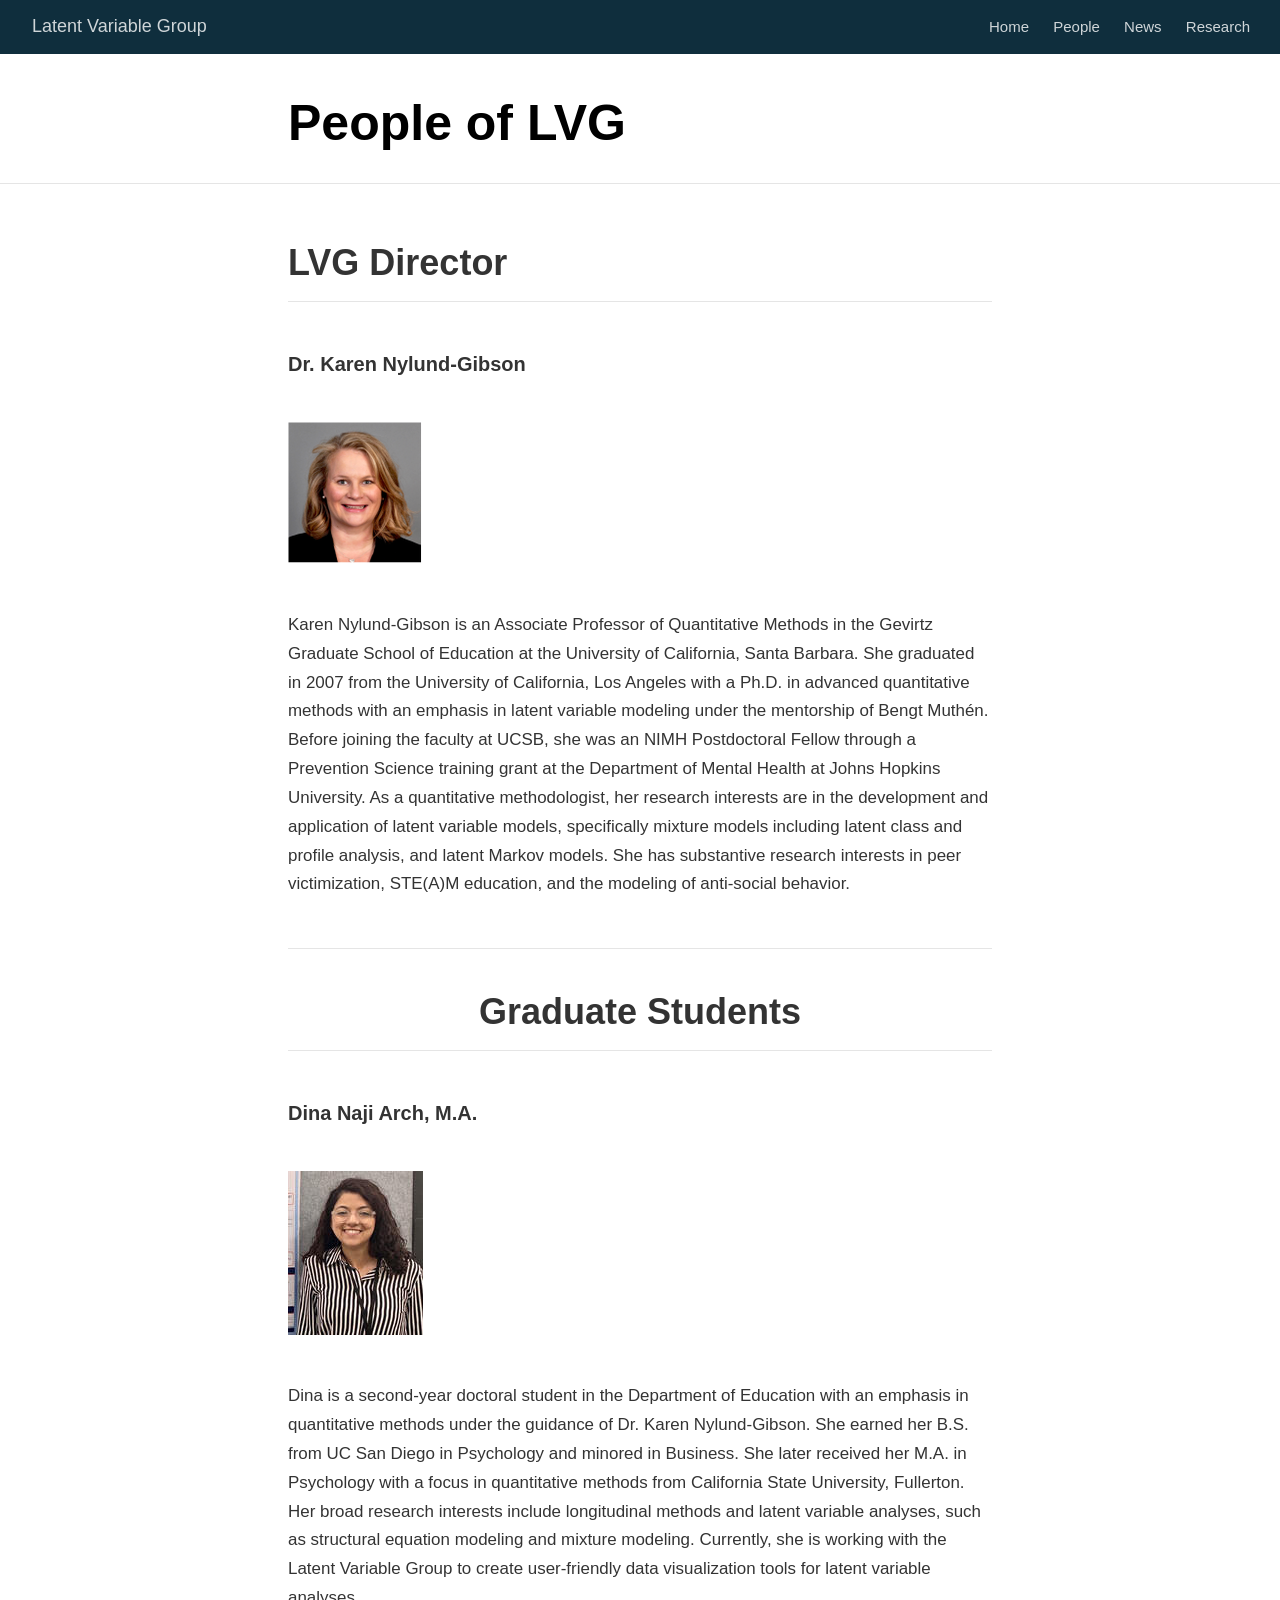
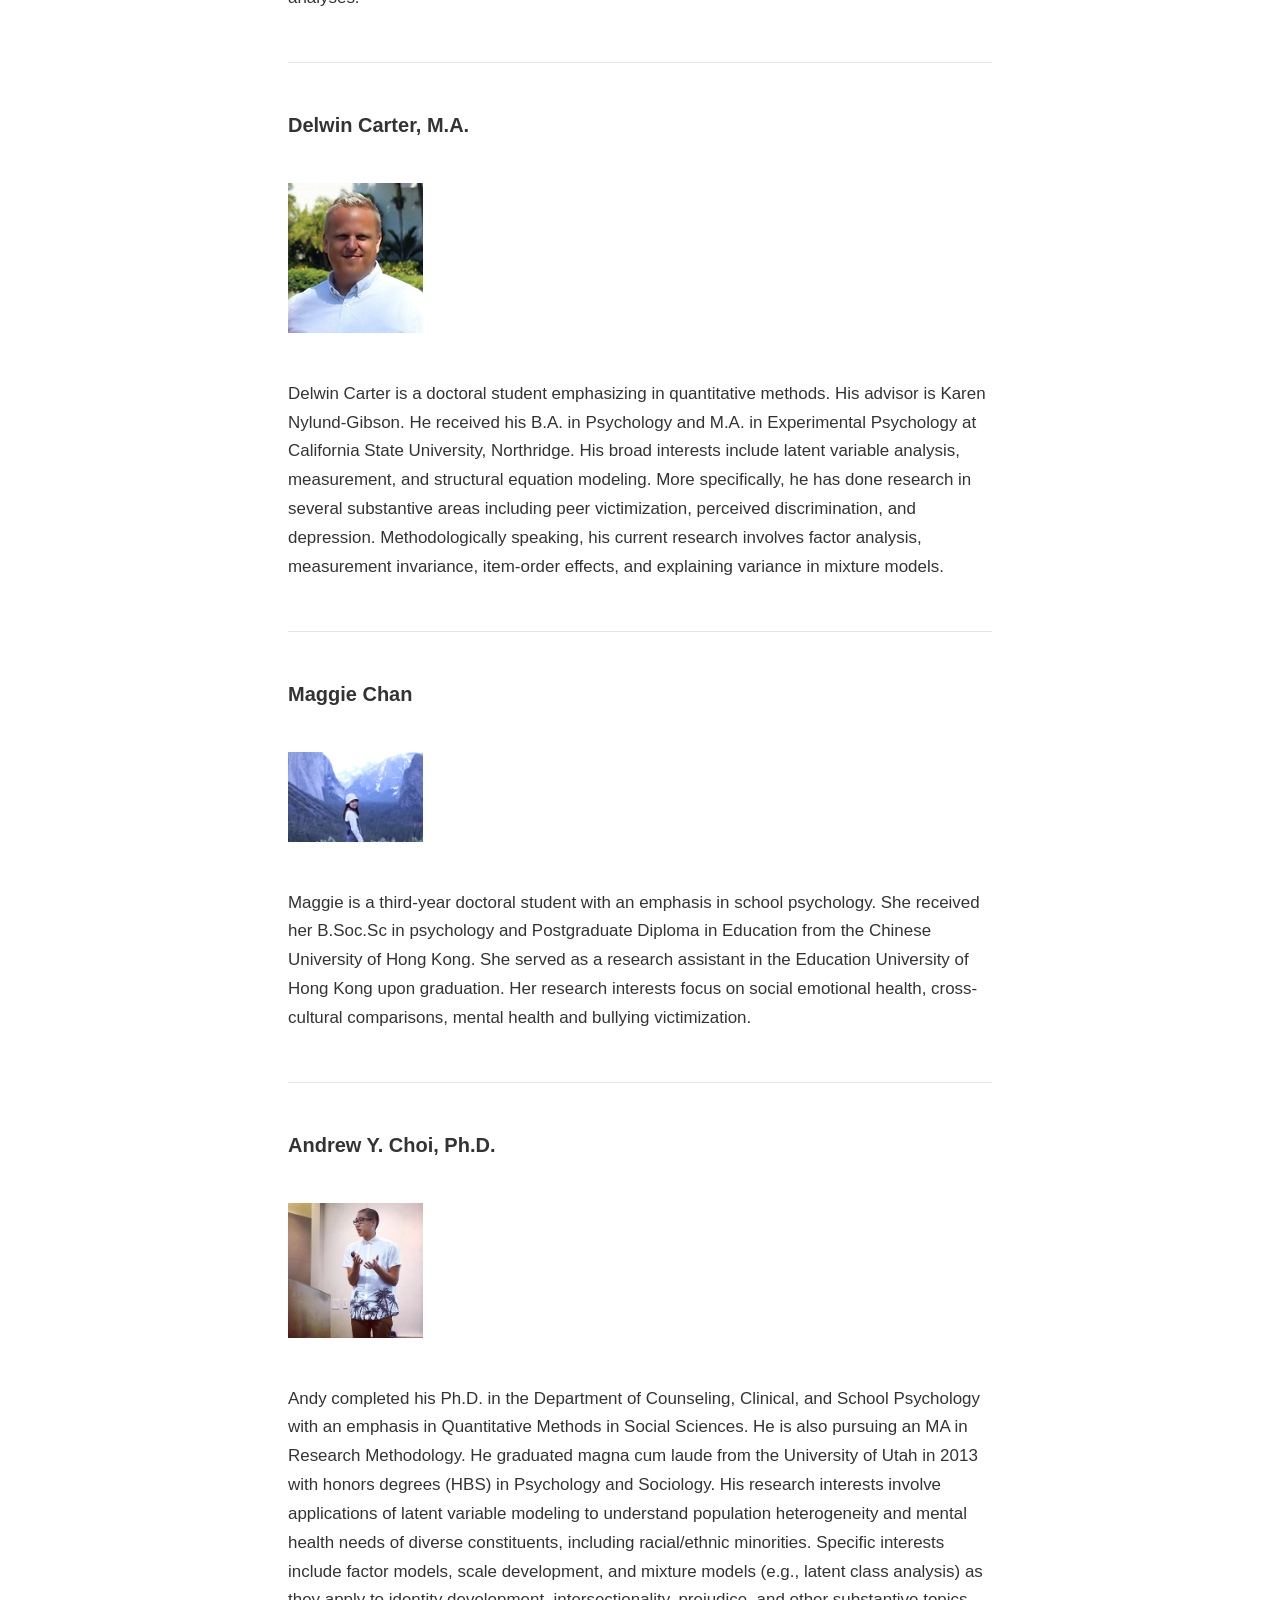
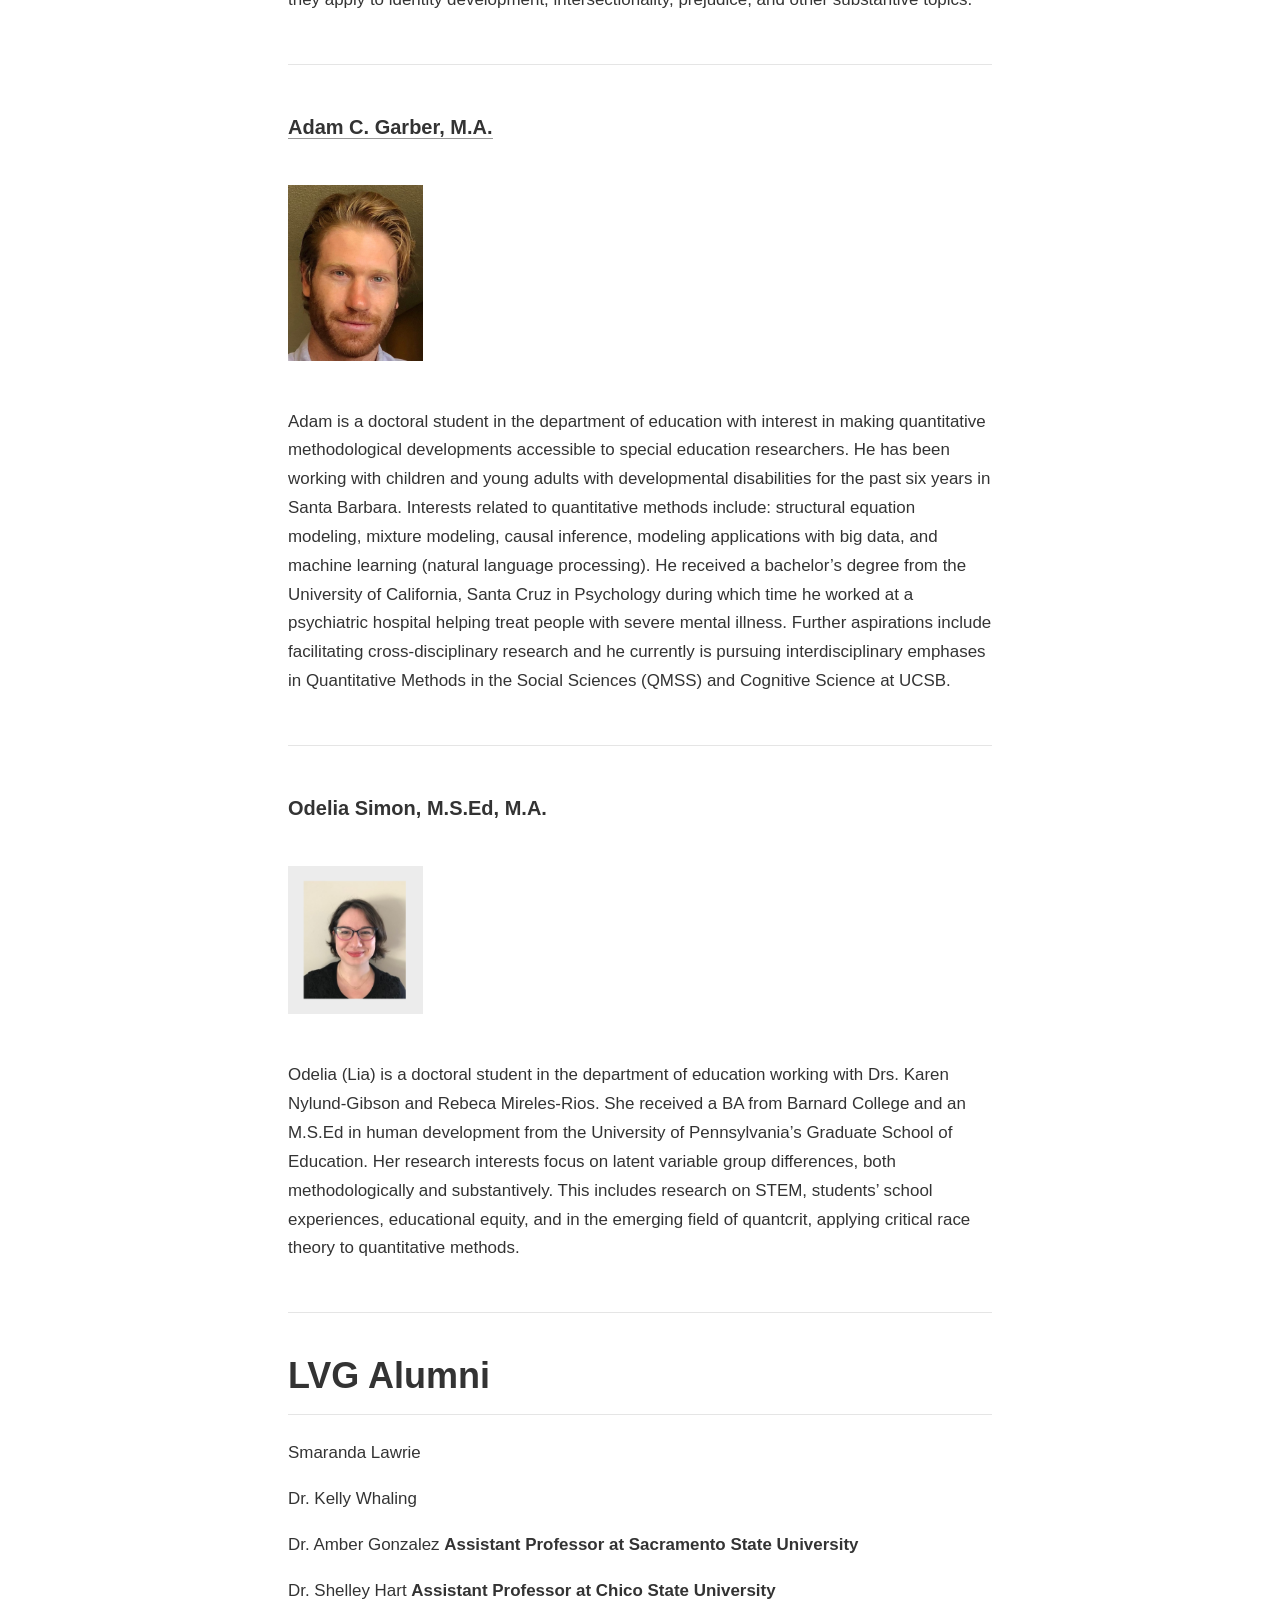
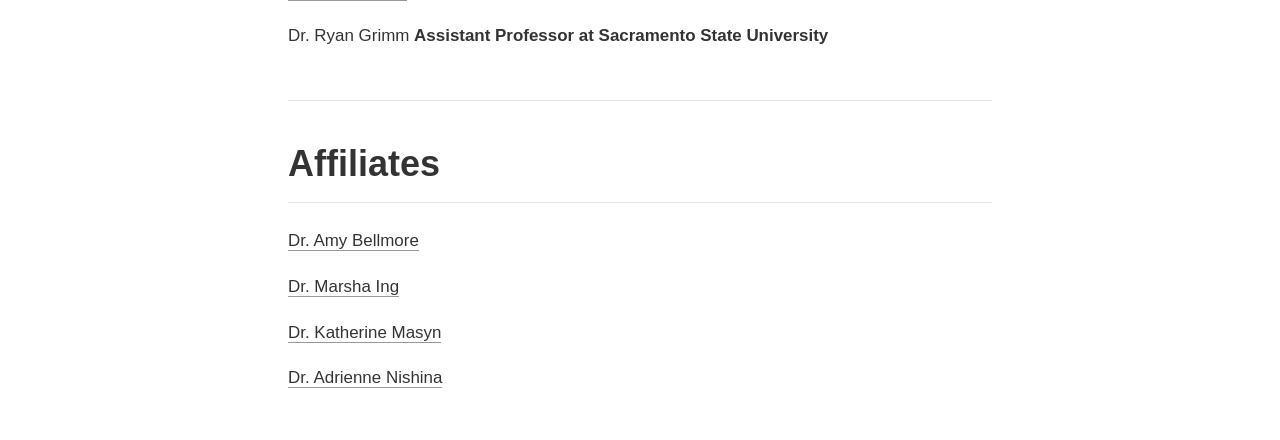
<file: old/people.html>
<!DOCTYPE html>

<html xmlns="http://www.w3.org/1999/xhtml" lang="" xml:lang="">

<head>
  <meta charset="utf-8"/>
  <meta name="viewport" content="width=device-width, initial-scale=1"/>
  <meta http-equiv="X-UA-Compatible" content="IE=Edge,chrome=1"/>
  <meta name="generator" content="distill" />

  <style type="text/css">
  /* Hide doc at startup (prevent jankiness while JS renders/transforms) */
  body {
    visibility: hidden;
  }
  </style>

 <!--radix_placeholder_import_source-->
 <!--/radix_placeholder_import_source-->

<style type="text/css">code{white-space: pre;}</style>
<style type="text/css" data-origin="pandoc">
pre > code.sourceCode { white-space: pre; position: relative; }
pre > code.sourceCode > span { display: inline-block; line-height: 1.25; }
pre > code.sourceCode > span:empty { height: 1.2em; }
.sourceCode { overflow: visible; }
code.sourceCode > span { color: inherit; text-decoration: inherit; }
div.sourceCode { margin: 1em 0; }
pre.sourceCode { margin: 0; }
@media screen {
div.sourceCode { overflow: auto; }
}
@media print {
pre > code.sourceCode { white-space: pre-wrap; }
pre > code.sourceCode > span { text-indent: -5em; padding-left: 5em; }
}
pre.numberSource code
  { counter-reset: source-line 0; }
pre.numberSource code > span
  { position: relative; left: -4em; counter-increment: source-line; }
pre.numberSource code > span > a:first-child::before
  { content: counter(source-line);
    position: relative; left: -1em; text-align: right; vertical-align: baseline;
    border: none; display: inline-block;
    -webkit-touch-callout: none; -webkit-user-select: none;
    -khtml-user-select: none; -moz-user-select: none;
    -ms-user-select: none; user-select: none;
    padding: 0 4px; width: 4em;
    color: #aaaaaa;
  }
pre.numberSource { margin-left: 3em; border-left: 1px solid #aaaaaa;  padding-left: 4px; }
div.sourceCode
  {   }
@media screen {
pre > code.sourceCode > span > a:first-child::before { text-decoration: underline; }
}
code span.al { color: #ad0000; } /* Alert */
code span.an { color: #5e5e5e; } /* Annotation */
code span.at { color: #20794d; } /* Attribute */
code span.bn { color: #ad0000; } /* BaseN */
code span.bu { } /* BuiltIn */
code span.cf { color: #007ba5; } /* ControlFlow */
code span.ch { color: #20794d; } /* Char */
code span.cn { color: #8f5902; } /* Constant */
code span.co { color: #5e5e5e; } /* Comment */
code span.cv { color: #5e5e5e; font-style: italic; } /* CommentVar */
code span.do { color: #5e5e5e; font-style: italic; } /* Documentation */
code span.dt { color: #ad0000; } /* DataType */
code span.dv { color: #ad0000; } /* DecVal */
code span.er { color: #ad0000; } /* Error */
code span.ex { } /* Extension */
code span.fl { color: #ad0000; } /* Float */
code span.fu { color: #4758ab; } /* Function */
code span.im { } /* Import */
code span.in { color: #5e5e5e; } /* Information */
code span.kw { color: #007ba5; } /* Keyword */
code span.op { color: #5e5e5e; } /* Operator */
code span.ot { color: #007ba5; } /* Other */
code span.pp { color: #ad0000; } /* Preprocessor */
code span.sc { color: #20794d; } /* SpecialChar */
code span.ss { color: #20794d; } /* SpecialString */
code span.st { color: #20794d; } /* String */
code span.va { color: #111111; } /* Variable */
code span.vs { color: #20794d; } /* VerbatimString */
code span.wa { color: #5e5e5e; font-style: italic; } /* Warning */
</style>

  <!--radix_placeholder_meta_tags-->
  <title>Latent Variable Group: People of LVG</title>




  <!--  https://developers.facebook.com/docs/sharing/webmasters#markup -->
  <meta property="og:title" content="Latent Variable Group: People of LVG"/>
  <meta property="og:type" content="article"/>
  <meta property="og:locale" content="en_US"/>
  <meta property="og:site_name" content="Latent Variable Group"/>

  <!--  https://dev.twitter.com/cards/types/summary -->
  <meta property="twitter:card" content="summary"/>
  <meta property="twitter:title" content="Latent Variable Group: People of LVG"/>

  <!--/radix_placeholder_meta_tags-->
  <!--radix_placeholder_rmarkdown_metadata-->

  <script type="text/json" id="radix-rmarkdown-metadata">
  {"type":"list","attributes":{"names":{"type":"character","attributes":{},"value":["title","description"]}},"value":[{"type":"character","attributes":{},"value":["People of LVG"]},{"type":"NULL"}]}
  </script>
  <!--/radix_placeholder_rmarkdown_metadata-->
  <!--radix_placeholder_navigation_in_header-->
  <meta name="distill:offset" content=""/>

  <script type="application/javascript">

    window.headroom_prevent_pin = false;

    window.document.addEventListener("DOMContentLoaded", function (event) {

      // initialize headroom for banner
      var header = $('header').get(0);
      var headerHeight = header.offsetHeight;
      var headroom = new Headroom(header, {
        tolerance: 5,
        onPin : function() {
          if (window.headroom_prevent_pin) {
            window.headroom_prevent_pin = false;
            headroom.unpin();
          }
        }
      });
      headroom.init();
      if(window.location.hash)
        headroom.unpin();
      $(header).addClass('headroom--transition');

      // offset scroll location for banner on hash change
      // (see: https://github.com/WickyNilliams/headroom.js/issues/38)
      window.addEventListener("hashchange", function(event) {
        window.scrollTo(0, window.pageYOffset - (headerHeight + 25));
      });

      // responsive menu
      $('.distill-site-header').each(function(i, val) {
        var topnav = $(this);
        var toggle = topnav.find('.nav-toggle');
        toggle.on('click', function() {
          topnav.toggleClass('responsive');
        });
      });

      // nav dropdowns
      $('.nav-dropbtn').click(function(e) {
        $(this).next('.nav-dropdown-content').toggleClass('nav-dropdown-active');
        $(this).parent().siblings('.nav-dropdown')
           .children('.nav-dropdown-content').removeClass('nav-dropdown-active');
      });
      $("body").click(function(e){
        $('.nav-dropdown-content').removeClass('nav-dropdown-active');
      });
      $(".nav-dropdown").click(function(e){
        e.stopPropagation();
      });
    });
  </script>

  <style type="text/css">

  /* Theme (user-documented overrideables for nav appearance) */

  .distill-site-nav {
    color: rgba(255, 255, 255, 0.8);
    background-color: #0F2E3D;
    font-size: 15px;
    font-weight: 300;
  }

  .distill-site-nav a {
    color: inherit;
    text-decoration: none;
  }

  .distill-site-nav a:hover {
    color: white;
  }

  @media print {
    .distill-site-nav {
      display: none;
    }
  }

  .distill-site-header {

  }

  .distill-site-footer {

  }


  /* Site Header */

  .distill-site-header {
    width: 100%;
    box-sizing: border-box;
    z-index: 3;
  }

  .distill-site-header .nav-left {
    display: inline-block;
    margin-left: 8px;
  }

  @media screen and (max-width: 768px) {
    .distill-site-header .nav-left {
      margin-left: 0;
    }
  }


  .distill-site-header .nav-right {
    float: right;
    margin-right: 8px;
  }

  .distill-site-header a,
  .distill-site-header .title {
    display: inline-block;
    text-align: center;
    padding: 14px 10px 14px 10px;
  }

  .distill-site-header .title {
    font-size: 18px;
    min-width: 150px;
  }

  .distill-site-header .logo {
    padding: 0;
  }

  .distill-site-header .logo img {
    display: none;
    max-height: 20px;
    width: auto;
    margin-bottom: -4px;
  }

  .distill-site-header .nav-image img {
    max-height: 18px;
    width: auto;
    display: inline-block;
    margin-bottom: -3px;
  }



  @media screen and (min-width: 1000px) {
    .distill-site-header .logo img {
      display: inline-block;
    }
    .distill-site-header .nav-left {
      margin-left: 20px;
    }
    .distill-site-header .nav-right {
      margin-right: 20px;
    }
    .distill-site-header .title {
      padding-left: 12px;
    }
  }


  .distill-site-header .nav-toggle {
    display: none;
  }

  .nav-dropdown {
    display: inline-block;
    position: relative;
  }

  .nav-dropdown .nav-dropbtn {
    border: none;
    outline: none;
    color: rgba(255, 255, 255, 0.8);
    padding: 16px 10px;
    background-color: transparent;
    font-family: inherit;
    font-size: inherit;
    font-weight: inherit;
    margin: 0;
    margin-top: 1px;
    z-index: 2;
  }

  .nav-dropdown-content {
    display: none;
    position: absolute;
    background-color: white;
    min-width: 200px;
    border: 1px solid rgba(0,0,0,0.15);
    border-radius: 4px;
    box-shadow: 0px 8px 16px 0px rgba(0,0,0,0.1);
    z-index: 1;
    margin-top: 2px;
    white-space: nowrap;
    padding-top: 4px;
    padding-bottom: 4px;
  }

  .nav-dropdown-content hr {
    margin-top: 4px;
    margin-bottom: 4px;
    border: none;
    border-bottom: 1px solid rgba(0, 0, 0, 0.1);
  }

  .nav-dropdown-active {
    display: block;
  }

  .nav-dropdown-content a, .nav-dropdown-content .nav-dropdown-header {
    color: black;
    padding: 6px 24px;
    text-decoration: none;
    display: block;
    text-align: left;
  }

  .nav-dropdown-content .nav-dropdown-header {
    display: block;
    padding: 5px 24px;
    padding-bottom: 0;
    text-transform: uppercase;
    font-size: 14px;
    color: #999999;
    white-space: nowrap;
  }

  .nav-dropdown:hover .nav-dropbtn {
    color: white;
  }

  .nav-dropdown-content a:hover {
    background-color: #ddd;
    color: black;
  }

  .nav-right .nav-dropdown-content {
    margin-left: -45%;
    right: 0;
  }

  @media screen and (max-width: 768px) {
    .distill-site-header a, .distill-site-header .nav-dropdown  {display: none;}
    .distill-site-header a.nav-toggle {
      float: right;
      display: block;
    }
    .distill-site-header .title {
      margin-left: 0;
    }
    .distill-site-header .nav-right {
      margin-right: 0;
    }
    .distill-site-header {
      overflow: hidden;
    }
    .nav-right .nav-dropdown-content {
      margin-left: 0;
    }
  }


  @media screen and (max-width: 768px) {
    .distill-site-header.responsive {position: relative; min-height: 500px; }
    .distill-site-header.responsive a.nav-toggle {
      position: absolute;
      right: 0;
      top: 0;
    }
    .distill-site-header.responsive a,
    .distill-site-header.responsive .nav-dropdown {
      display: block;
      text-align: left;
    }
    .distill-site-header.responsive .nav-left,
    .distill-site-header.responsive .nav-right {
      width: 100%;
    }
    .distill-site-header.responsive .nav-dropdown {float: none;}
    .distill-site-header.responsive .nav-dropdown-content {position: relative;}
    .distill-site-header.responsive .nav-dropdown .nav-dropbtn {
      display: block;
      width: 100%;
      text-align: left;
    }
  }

  /* Site Footer */

  .distill-site-footer {
    width: 100%;
    overflow: hidden;
    box-sizing: border-box;
    z-index: 3;
    margin-top: 30px;
    padding-top: 30px;
    padding-bottom: 30px;
    text-align: center;
  }

  /* Headroom */

  d-title {
    padding-top: 6rem;
  }

  @media print {
    d-title {
      padding-top: 4rem;
    }
  }

  .headroom {
    z-index: 1000;
    position: fixed;
    top: 0;
    left: 0;
    right: 0;
  }

  .headroom--transition {
    transition: all .4s ease-in-out;
  }

  .headroom--unpinned {
    top: -100px;
  }

  .headroom--pinned {
    top: 0;
  }

  /* adjust viewport for navbar height */
  /* helps vertically center bootstrap (non-distill) content */
  .min-vh-100 {
    min-height: calc(100vh - 100px) !important;
  }

  </style>

  <script src="site_libs/jquery-1.11.3/jquery.min.js"></script>
  <link href="site_libs/font-awesome-5.1.0/css/all.css" rel="stylesheet"/>
  <link href="site_libs/font-awesome-5.1.0/css/v4-shims.css" rel="stylesheet"/>
  <script src="site_libs/headroom-0.9.4/headroom.min.js"></script>
  <script src="site_libs/autocomplete-0.37.1/autocomplete.min.js"></script>
  <script src="site_libs/fuse-6.4.1/fuse.min.js"></script>

  <script type="application/javascript">

  function getMeta(metaName) {
    var metas = document.getElementsByTagName('meta');
    for (let i = 0; i < metas.length; i++) {
      if (metas[i].getAttribute('name') === metaName) {
        return metas[i].getAttribute('content');
      }
    }
    return '';
  }

  function offsetURL(url) {
    var offset = getMeta('distill:offset');
    return offset ? offset + '/' + url : url;
  }

  function createFuseIndex() {

    // create fuse index
    var options = {
      keys: [
        { name: 'title', weight: 20 },
        { name: 'categories', weight: 15 },
        { name: 'description', weight: 10 },
        { name: 'contents', weight: 5 },
      ],
      ignoreLocation: true,
      threshold: 0
    };
    var fuse = new window.Fuse([], options);

    // fetch the main search.json
    return fetch(offsetURL('search.json'))
      .then(function(response) {
        if (response.status == 200) {
          return response.json().then(function(json) {
            // index main articles
            json.articles.forEach(function(article) {
              fuse.add(article);
            });
            // download collections and index their articles
            return Promise.all(json.collections.map(function(collection) {
              return fetch(offsetURL(collection)).then(function(response) {
                if (response.status === 200) {
                  return response.json().then(function(articles) {
                    articles.forEach(function(article) {
                      fuse.add(article);
                    });
                  })
                } else {
                  return Promise.reject(
                    new Error('Unexpected status from search index request: ' +
                              response.status)
                  );
                }
              });
            })).then(function() {
              return fuse;
            });
          });

        } else {
          return Promise.reject(
            new Error('Unexpected status from search index request: ' +
                        response.status)
          );
        }
      });
  }

  window.document.addEventListener("DOMContentLoaded", function (event) {

    // get search element (bail if we don't have one)
    var searchEl = window.document.getElementById('distill-search');
    if (!searchEl)
      return;

    createFuseIndex()
      .then(function(fuse) {

        // make search box visible
        searchEl.classList.remove('hidden');

        // initialize autocomplete
        var options = {
          autoselect: true,
          hint: false,
          minLength: 2,
        };
        window.autocomplete(searchEl, options, [{
          source: function(query, callback) {
            const searchOptions = {
              isCaseSensitive: false,
              shouldSort: true,
              minMatchCharLength: 2,
              limit: 10,
            };
            var results = fuse.search(query, searchOptions);
            callback(results
              .map(function(result) { return result.item; })
            );
          },
          templates: {
            suggestion: function(suggestion) {
              var img = suggestion.preview && Object.keys(suggestion.preview).length > 0
                ? `<img src="${offsetURL(suggestion.preview)}"</img>`
                : '';
              var html = `
                <div class="search-item">
                  <h3>${suggestion.title}</h3>
                  <div class="search-item-description">
                    ${suggestion.description || ''}
                  </div>
                  <div class="search-item-preview">
                    ${img}
                  </div>
                </div>
              `;
              return html;
            }
          }
        }]).on('autocomplete:selected', function(event, suggestion) {
          window.location.href = offsetURL(suggestion.path);
        });
        // remove inline display style on autocompleter (we want to
        // manage responsive display via css)
        $('.algolia-autocomplete').css("display", "");
      })
      .catch(function(error) {
        console.log(error);
      });

  });

  </script>

  <style type="text/css">

  .nav-search {
    font-size: x-small;
  }

  /* Algolioa Autocomplete */

  .algolia-autocomplete {
    display: inline-block;
    margin-left: 10px;
    vertical-align: sub;
    background-color: white;
    color: black;
    padding: 6px;
    padding-top: 8px;
    padding-bottom: 0;
    border-radius: 6px;
    border: 1px #0F2E3D solid;
    width: 180px;
  }


  @media screen and (max-width: 768px) {
    .distill-site-nav .algolia-autocomplete {
      display: none;
      visibility: hidden;
    }
    .distill-site-nav.responsive .algolia-autocomplete {
      display: inline-block;
      visibility: visible;
    }
    .distill-site-nav.responsive .algolia-autocomplete .aa-dropdown-menu {
      margin-left: 0;
      width: 400px;
      max-height: 400px;
    }
  }

  .algolia-autocomplete .aa-input, .algolia-autocomplete .aa-hint {
    width: 90%;
    outline: none;
    border: none;
  }

  .algolia-autocomplete .aa-hint {
    color: #999;
  }
  .algolia-autocomplete .aa-dropdown-menu {
    width: 550px;
    max-height: 70vh;
    overflow-x: visible;
    overflow-y: scroll;
    padding: 5px;
    margin-top: 3px;
    margin-left: -150px;
    background-color: #fff;
    border-radius: 5px;
    border: 1px solid #999;
    border-top: none;
  }

  .algolia-autocomplete .aa-dropdown-menu .aa-suggestion {
    cursor: pointer;
    padding: 5px 4px;
    border-bottom: 1px solid #eee;
  }

  .algolia-autocomplete .aa-dropdown-menu .aa-suggestion:last-of-type {
    border-bottom: none;
    margin-bottom: 2px;
  }

  .algolia-autocomplete .aa-dropdown-menu .aa-suggestion .search-item {
    overflow: hidden;
    font-size: 0.8em;
    line-height: 1.4em;
  }

  .algolia-autocomplete .aa-dropdown-menu .aa-suggestion .search-item h3 {
    font-size: 1rem;
    margin-block-start: 0;
    margin-block-end: 5px;
  }

  .algolia-autocomplete .aa-dropdown-menu .aa-suggestion .search-item-description {
    display: inline-block;
    overflow: hidden;
    height: 2.8em;
    width: 80%;
    margin-right: 4%;
  }

  .algolia-autocomplete .aa-dropdown-menu .aa-suggestion .search-item-preview {
    display: inline-block;
    width: 15%;
  }

  .algolia-autocomplete .aa-dropdown-menu .aa-suggestion .search-item-preview img {
    height: 3em;
    width: auto;
    display: none;
  }

  .algolia-autocomplete .aa-dropdown-menu .aa-suggestion .search-item-preview img[src] {
    display: initial;
  }

  .algolia-autocomplete .aa-dropdown-menu .aa-suggestion.aa-cursor {
    background-color: #eee;
  }
  .algolia-autocomplete .aa-dropdown-menu .aa-suggestion em {
    font-weight: bold;
    font-style: normal;
  }

  </style>


  <!--/radix_placeholder_navigation_in_header-->
  <!--radix_placeholder_distill-->

  <style type="text/css">

  body {
    background-color: white;
  }

  .pandoc-table {
    width: 100%;
  }

  .pandoc-table>caption {
    margin-bottom: 10px;
  }

  .pandoc-table th:not([align]) {
    text-align: left;
  }

  .pagedtable-footer {
    font-size: 15px;
  }

  d-byline .byline {
    grid-template-columns: 2fr 2fr;
  }

  d-byline .byline h3 {
    margin-block-start: 1.5em;
  }

  d-byline .byline .authors-affiliations h3 {
    margin-block-start: 0.5em;
  }

  .authors-affiliations .orcid-id {
    width: 16px;
    height:16px;
    margin-left: 4px;
    margin-right: 4px;
    vertical-align: middle;
    padding-bottom: 2px;
  }

  d-title .dt-tags {
    margin-top: 1em;
    grid-column: text;
  }

  .dt-tags .dt-tag {
    text-decoration: none;
    display: inline-block;
    color: rgba(0,0,0,0.6);
    padding: 0em 0.4em;
    margin-right: 0.5em;
    margin-bottom: 0.4em;
    font-size: 70%;
    border: 1px solid rgba(0,0,0,0.2);
    border-radius: 3px;
    text-transform: uppercase;
    font-weight: 500;
  }

  d-article table.gt_table td,
  d-article table.gt_table th {
    border-bottom: none;
  }

  .html-widget {
    margin-bottom: 2.0em;
  }

  .l-screen-inset {
    padding-right: 16px;
  }

  .l-screen .caption {
    margin-left: 10px;
  }

  .shaded {
    background: rgb(247, 247, 247);
    padding-top: 20px;
    padding-bottom: 20px;
    border-top: 1px solid rgba(0, 0, 0, 0.1);
    border-bottom: 1px solid rgba(0, 0, 0, 0.1);
  }

  .shaded .html-widget {
    margin-bottom: 0;
    border: 1px solid rgba(0, 0, 0, 0.1);
  }

  .shaded .shaded-content {
    background: white;
  }

  .text-output {
    margin-top: 0;
    line-height: 1.5em;
  }

  .hidden {
    display: none !important;
  }

  d-article {
    padding-top: 2.5rem;
    padding-bottom: 30px;
  }

  d-appendix {
    padding-top: 30px;
  }

  d-article>p>img {
    width: 100%;
  }

  d-article h2 {
    margin: 1rem 0 1.5rem 0;
  }

  d-article h3 {
    margin-top: 1.5rem;
  }

  d-article iframe {
    border: 1px solid rgba(0, 0, 0, 0.1);
    margin-bottom: 2.0em;
    width: 100%;
  }

  /* Tweak code blocks */

  d-article div.sourceCode code,
  d-article pre code {
    font-family: Consolas, Monaco, 'Andale Mono', 'Ubuntu Mono', monospace;
  }

  d-article pre,
  d-article div.sourceCode,
  d-article div.sourceCode pre {
    overflow: auto;
  }

  d-article div.sourceCode {
    background-color: white;
  }

  d-article div.sourceCode pre {
    padding-left: 10px;
    font-size: 12px;
    border-left: 2px solid rgba(0,0,0,0.1);
  }

  d-article pre {
    font-size: 12px;
    color: black;
    background: none;
    margin-top: 0;
    text-align: left;
    white-space: pre;
    word-spacing: normal;
    word-break: normal;
    word-wrap: normal;
    line-height: 1.5;

    -moz-tab-size: 4;
    -o-tab-size: 4;
    tab-size: 4;

    -webkit-hyphens: none;
    -moz-hyphens: none;
    -ms-hyphens: none;
    hyphens: none;
  }

  d-article pre a {
    border-bottom: none;
  }

  d-article pre a:hover {
    border-bottom: none;
    text-decoration: underline;
  }

  d-article details {
    grid-column: text;
    margin-bottom: 0.8em;
  }

  @media(min-width: 768px) {

  d-article pre,
  d-article div.sourceCode,
  d-article div.sourceCode pre {
    overflow: visible !important;
  }

  d-article div.sourceCode pre {
    padding-left: 18px;
    font-size: 14px;
  }

  d-article pre {
    font-size: 14px;
  }

  }

  figure img.external {
    background: white;
    border: 1px solid rgba(0, 0, 0, 0.1);
    box-shadow: 0 1px 8px rgba(0, 0, 0, 0.1);
    padding: 18px;
    box-sizing: border-box;
  }

  /* CSS for d-contents */

  .d-contents {
    grid-column: text;
    color: rgba(0,0,0,0.8);
    font-size: 0.9em;
    padding-bottom: 1em;
    margin-bottom: 1em;
    padding-bottom: 0.5em;
    margin-bottom: 1em;
    padding-left: 0.25em;
    justify-self: start;
  }

  @media(min-width: 1000px) {
    .d-contents.d-contents-float {
      height: 0;
      grid-column-start: 1;
      grid-column-end: 4;
      justify-self: center;
      padding-right: 3em;
      padding-left: 2em;
    }
  }

  .d-contents nav h3 {
    font-size: 18px;
    margin-top: 0;
    margin-bottom: 1em;
  }

  .d-contents li {
    list-style-type: none
  }

  .d-contents nav > ul {
    padding-left: 0;
  }

  .d-contents ul {
    padding-left: 1em
  }

  .d-contents nav ul li {
    margin-top: 0.6em;
    margin-bottom: 0.2em;
  }

  .d-contents nav a {
    font-size: 13px;
    border-bottom: none;
    text-decoration: none
    color: rgba(0, 0, 0, 0.8);
  }

  .d-contents nav a:hover {
    text-decoration: underline solid rgba(0, 0, 0, 0.6)
  }

  .d-contents nav > ul > li > a {
    font-weight: 600;
  }

  .d-contents nav > ul > li > ul {
    font-weight: inherit;
  }

  .d-contents nav > ul > li > ul > li {
    margin-top: 0.2em;
  }


  .d-contents nav ul {
    margin-top: 0;
    margin-bottom: 0.25em;
  }

  .d-article-with-toc h2:nth-child(2) {
    margin-top: 0;
  }


  /* Figure */

  .figure {
    position: relative;
    margin-bottom: 2.5em;
    margin-top: 1.5em;
  }

  .figure img {
    width: 100%;
  }

  .figure .caption {
    color: rgba(0, 0, 0, 0.6);
    font-size: 12px;
    line-height: 1.5em;
  }

  .figure img.external {
    background: white;
    border: 1px solid rgba(0, 0, 0, 0.1);
    box-shadow: 0 1px 8px rgba(0, 0, 0, 0.1);
    padding: 18px;
    box-sizing: border-box;
  }

  .figure .caption a {
    color: rgba(0, 0, 0, 0.6);
  }

  .figure .caption b,
  .figure .caption strong, {
    font-weight: 600;
    color: rgba(0, 0, 0, 1.0);
  }

  /* Citations */

  d-article .citation {
    color: inherit;
    cursor: inherit;
  }

  div.hanging-indent{
    margin-left: 1em; text-indent: -1em;
  }

  /* Citation hover box */

  .tippy-box[data-theme~=light-border] {
    background-color: rgba(250, 250, 250, 0.95);
  }

  .tippy-content > p {
    margin-bottom: 0;
    padding: 2px;
  }


  /* Tweak 1000px media break to show more text */

  @media(min-width: 1000px) {
    .base-grid,
    distill-header,
    d-title,
    d-abstract,
    d-article,
    d-appendix,
    distill-appendix,
    d-byline,
    d-footnote-list,
    d-citation-list,
    distill-footer {
      grid-template-columns: [screen-start] 1fr [page-start kicker-start] 80px [middle-start] 50px [text-start kicker-end] 65px 65px 65px 65px 65px 65px 65px 65px [text-end gutter-start] 65px [middle-end] 65px [page-end gutter-end] 1fr [screen-end];
      grid-column-gap: 16px;
    }

    .grid {
      grid-column-gap: 16px;
    }

    d-article {
      font-size: 1.06rem;
      line-height: 1.7em;
    }
    figure .caption, .figure .caption, figure figcaption {
      font-size: 13px;
    }
  }

  @media(min-width: 1180px) {
    .base-grid,
    distill-header,
    d-title,
    d-abstract,
    d-article,
    d-appendix,
    distill-appendix,
    d-byline,
    d-footnote-list,
    d-citation-list,
    distill-footer {
      grid-template-columns: [screen-start] 1fr [page-start kicker-start] 60px [middle-start] 60px [text-start kicker-end] 60px 60px 60px 60px 60px 60px 60px 60px [text-end gutter-start] 60px [middle-end] 60px [page-end gutter-end] 1fr [screen-end];
      grid-column-gap: 32px;
    }

    .grid {
      grid-column-gap: 32px;
    }
  }


  /* Get the citation styles for the appendix (not auto-injected on render since
     we do our own rendering of the citation appendix) */

  d-appendix .citation-appendix,
  .d-appendix .citation-appendix {
    font-size: 11px;
    line-height: 15px;
    border-left: 1px solid rgba(0, 0, 0, 0.1);
    padding-left: 18px;
    border: 1px solid rgba(0,0,0,0.1);
    background: rgba(0, 0, 0, 0.02);
    padding: 10px 18px;
    border-radius: 3px;
    color: rgba(150, 150, 150, 1);
    overflow: hidden;
    margin-top: -12px;
    white-space: pre-wrap;
    word-wrap: break-word;
  }

  /* Include appendix styles here so they can be overridden */

  d-appendix {
    contain: layout style;
    font-size: 0.8em;
    line-height: 1.7em;
    margin-top: 60px;
    margin-bottom: 0;
    border-top: 1px solid rgba(0, 0, 0, 0.1);
    color: rgba(0,0,0,0.5);
    padding-top: 60px;
    padding-bottom: 48px;
  }

  d-appendix h3 {
    grid-column: page-start / text-start;
    font-size: 15px;
    font-weight: 500;
    margin-top: 1em;
    margin-bottom: 0;
    color: rgba(0,0,0,0.65);
  }

  d-appendix h3 + * {
    margin-top: 1em;
  }

  d-appendix ol {
    padding: 0 0 0 15px;
  }

  @media (min-width: 768px) {
    d-appendix ol {
      padding: 0 0 0 30px;
      margin-left: -30px;
    }
  }

  d-appendix li {
    margin-bottom: 1em;
  }

  d-appendix a {
    color: rgba(0, 0, 0, 0.6);
  }

  d-appendix > * {
    grid-column: text;
  }

  d-appendix > d-footnote-list,
  d-appendix > d-citation-list,
  d-appendix > distill-appendix {
    grid-column: screen;
  }

  /* Include footnote styles here so they can be overridden */

  d-footnote-list {
    contain: layout style;
  }

  d-footnote-list > * {
    grid-column: text;
  }

  d-footnote-list a.footnote-backlink {
    color: rgba(0,0,0,0.3);
    padding-left: 0.5em;
  }



  /* Anchor.js */

  .anchorjs-link {
    /*transition: all .25s linear; */
    text-decoration: none;
    border-bottom: none;
  }
  *:hover > .anchorjs-link {
    margin-left: -1.125em !important;
    text-decoration: none;
    border-bottom: none;
  }

  /* Social footer */

  .social_footer {
    margin-top: 30px;
    margin-bottom: 0;
    color: rgba(0,0,0,0.67);
  }

  .disqus-comments {
    margin-right: 30px;
  }

  .disqus-comment-count {
    border-bottom: 1px solid rgba(0, 0, 0, 0.4);
    cursor: pointer;
  }

  #disqus_thread {
    margin-top: 30px;
  }

  .article-sharing a {
    border-bottom: none;
    margin-right: 8px;
  }

  .article-sharing a:hover {
    border-bottom: none;
  }

  .sidebar-section.subscribe {
    font-size: 12px;
    line-height: 1.6em;
  }

  .subscribe p {
    margin-bottom: 0.5em;
  }


  .article-footer .subscribe {
    font-size: 15px;
    margin-top: 45px;
  }


  .sidebar-section.custom {
    font-size: 12px;
    line-height: 1.6em;
  }

  .custom p {
    margin-bottom: 0.5em;
  }

  /* Styles for listing layout (hide title) */
  .layout-listing d-title, .layout-listing .d-title {
    display: none;
  }

  /* Styles for posts lists (not auto-injected) */


  .posts-with-sidebar {
    padding-left: 45px;
    padding-right: 45px;
  }

  .posts-list .description h2,
  .posts-list .description p {
    font-family: -apple-system, BlinkMacSystemFont, "Segoe UI", Roboto, Oxygen, Ubuntu, Cantarell, "Fira Sans", "Droid Sans", "Helvetica Neue", Arial, sans-serif;
  }

  .posts-list .description h2 {
    font-weight: 700;
    border-bottom: none;
    padding-bottom: 0;
  }

  .posts-list h2.post-tag {
    border-bottom: 1px solid rgba(0, 0, 0, 0.2);
    padding-bottom: 12px;
  }
  .posts-list {
    margin-top: 60px;
    margin-bottom: 24px;
  }

  .posts-list .post-preview {
    text-decoration: none;
    overflow: hidden;
    display: block;
    border-bottom: 1px solid rgba(0, 0, 0, 0.1);
    padding: 24px 0;
  }

  .post-preview-last {
    border-bottom: none !important;
  }

  .posts-list .posts-list-caption {
    grid-column: screen;
    font-weight: 400;
  }

  .posts-list .post-preview h2 {
    margin: 0 0 6px 0;
    line-height: 1.2em;
    font-style: normal;
    font-size: 24px;
  }

  .posts-list .post-preview p {
    margin: 0 0 12px 0;
    line-height: 1.4em;
    font-size: 16px;
  }

  .posts-list .post-preview .thumbnail {
    box-sizing: border-box;
    margin-bottom: 24px;
    position: relative;
    max-width: 500px;
  }
  .posts-list .post-preview img {
    width: 100%;
    display: block;
  }

  .posts-list .metadata {
    font-size: 12px;
    line-height: 1.4em;
    margin-bottom: 18px;
  }

  .posts-list .metadata > * {
    display: inline-block;
  }

  .posts-list .metadata .publishedDate {
    margin-right: 2em;
  }

  .posts-list .metadata .dt-authors {
    display: block;
    margin-top: 0.3em;
    margin-right: 2em;
  }

  .posts-list .dt-tags {
    display: block;
    line-height: 1em;
  }

  .posts-list .dt-tags .dt-tag {
    display: inline-block;
    color: rgba(0,0,0,0.6);
    padding: 0.3em 0.4em;
    margin-right: 0.2em;
    margin-bottom: 0.4em;
    font-size: 60%;
    border: 1px solid rgba(0,0,0,0.2);
    border-radius: 3px;
    text-transform: uppercase;
    font-weight: 500;
  }

  .posts-list img {
    opacity: 1;
  }

  .posts-list img[data-src] {
    opacity: 0;
  }

  .posts-more {
    clear: both;
  }


  .posts-sidebar {
    font-size: 16px;
  }

  .posts-sidebar h3 {
    font-size: 16px;
    margin-top: 0;
    margin-bottom: 0.5em;
    font-weight: 400;
    text-transform: uppercase;
  }

  .sidebar-section {
    margin-bottom: 30px;
  }

  .categories ul {
    list-style-type: none;
    margin: 0;
    padding: 0;
  }

  .categories li {
    color: rgba(0, 0, 0, 0.8);
    margin-bottom: 0;
  }

  .categories li>a {
    border-bottom: none;
  }

  .categories li>a:hover {
    border-bottom: 1px solid rgba(0, 0, 0, 0.4);
  }

  .categories .active {
    font-weight: 600;
  }

  .categories .category-count {
    color: rgba(0, 0, 0, 0.4);
  }


  @media(min-width: 768px) {
    .posts-list .post-preview h2 {
      font-size: 26px;
    }
    .posts-list .post-preview .thumbnail {
      float: right;
      width: 30%;
      margin-bottom: 0;
    }
    .posts-list .post-preview .description {
      float: left;
      width: 45%;
    }
    .posts-list .post-preview .metadata {
      float: left;
      width: 20%;
      margin-top: 8px;
    }
    .posts-list .post-preview p {
      margin: 0 0 12px 0;
      line-height: 1.5em;
      font-size: 16px;
    }
    .posts-with-sidebar .posts-list {
      float: left;
      width: 75%;
    }
    .posts-with-sidebar .posts-sidebar {
      float: right;
      width: 20%;
      margin-top: 60px;
      padding-top: 24px;
      padding-bottom: 24px;
    }
  }


  /* Improve display for browsers without grid (IE/Edge <= 15) */

  .downlevel {
    line-height: 1.6em;
    font-family: -apple-system, BlinkMacSystemFont, "Segoe UI", Roboto, Oxygen, Ubuntu, Cantarell, "Fira Sans", "Droid Sans", "Helvetica Neue", Arial, sans-serif;
    margin: 0;
  }

  .downlevel .d-title {
    padding-top: 6rem;
    padding-bottom: 1.5rem;
  }

  .downlevel .d-title h1 {
    font-size: 50px;
    font-weight: 700;
    line-height: 1.1em;
    margin: 0 0 0.5rem;
  }

  .downlevel .d-title p {
    font-weight: 300;
    font-size: 1.2rem;
    line-height: 1.55em;
    margin-top: 0;
  }

  .downlevel .d-byline {
    padding-top: 0.8em;
    padding-bottom: 0.8em;
    font-size: 0.8rem;
    line-height: 1.8em;
  }

  .downlevel .section-separator {
    border: none;
    border-top: 1px solid rgba(0, 0, 0, 0.1);
  }

  .downlevel .d-article {
    font-size: 1.06rem;
    line-height: 1.7em;
    padding-top: 1rem;
    padding-bottom: 2rem;
  }


  .downlevel .d-appendix {
    padding-left: 0;
    padding-right: 0;
    max-width: none;
    font-size: 0.8em;
    line-height: 1.7em;
    margin-bottom: 0;
    color: rgba(0,0,0,0.5);
    padding-top: 40px;
    padding-bottom: 48px;
  }

  .downlevel .footnotes ol {
    padding-left: 13px;
  }

  .downlevel .base-grid,
  .downlevel .distill-header,
  .downlevel .d-title,
  .downlevel .d-abstract,
  .downlevel .d-article,
  .downlevel .d-appendix,
  .downlevel .distill-appendix,
  .downlevel .d-byline,
  .downlevel .d-footnote-list,
  .downlevel .d-citation-list,
  .downlevel .distill-footer,
  .downlevel .appendix-bottom,
  .downlevel .posts-container {
    padding-left: 40px;
    padding-right: 40px;
  }

  @media(min-width: 768px) {
    .downlevel .base-grid,
    .downlevel .distill-header,
    .downlevel .d-title,
    .downlevel .d-abstract,
    .downlevel .d-article,
    .downlevel .d-appendix,
    .downlevel .distill-appendix,
    .downlevel .d-byline,
    .downlevel .d-footnote-list,
    .downlevel .d-citation-list,
    .downlevel .distill-footer,
    .downlevel .appendix-bottom,
    .downlevel .posts-container {
    padding-left: 150px;
    padding-right: 150px;
    max-width: 900px;
  }
  }

  .downlevel pre code {
    display: block;
    border-left: 2px solid rgba(0, 0, 0, .1);
    padding: 0 0 0 20px;
    font-size: 14px;
  }

  .downlevel code, .downlevel pre {
    color: black;
    background: none;
    font-family: Consolas, Monaco, 'Andale Mono', 'Ubuntu Mono', monospace;
    text-align: left;
    white-space: pre;
    word-spacing: normal;
    word-break: normal;
    word-wrap: normal;
    line-height: 1.5;

    -moz-tab-size: 4;
    -o-tab-size: 4;
    tab-size: 4;

    -webkit-hyphens: none;
    -moz-hyphens: none;
    -ms-hyphens: none;
    hyphens: none;
  }

  .downlevel .posts-list .post-preview {
    color: inherit;
  }



  </style>

  <script type="application/javascript">

  function is_downlevel_browser() {
    if (bowser.isUnsupportedBrowser({ msie: "12", msedge: "16"},
                                   window.navigator.userAgent)) {
      return true;
    } else {
      return window.load_distill_framework === undefined;
    }
  }

  // show body when load is complete
  function on_load_complete() {

    // add anchors
    if (window.anchors) {
      window.anchors.options.placement = 'left';
      window.anchors.add('d-article > h2, d-article > h3, d-article > h4, d-article > h5');
    }


    // set body to visible
    document.body.style.visibility = 'visible';

    // force redraw for leaflet widgets
    if (window.HTMLWidgets) {
      var maps = window.HTMLWidgets.findAll(".leaflet");
      $.each(maps, function(i, el) {
        var map = this.getMap();
        map.invalidateSize();
        map.eachLayer(function(layer) {
          if (layer instanceof L.TileLayer)
            layer.redraw();
        });
      });
    }

    // trigger 'shown' so htmlwidgets resize
    $('d-article').trigger('shown');
  }

  function init_distill() {

    init_common();

    // create front matter
    var front_matter = $('<d-front-matter></d-front-matter>');
    $('#distill-front-matter').wrap(front_matter);

    // create d-title
    $('.d-title').changeElementType('d-title');

    // create d-byline
    var byline = $('<d-byline></d-byline>');
    $('.d-byline').replaceWith(byline);

    // create d-article
    var article = $('<d-article></d-article>');
    $('.d-article').wrap(article).children().unwrap();

    // move posts container into article
    $('.posts-container').appendTo($('d-article'));

    // create d-appendix
    $('.d-appendix').changeElementType('d-appendix');

    // flag indicating that we have appendix items
    var appendix = $('.appendix-bottom').children('h3').length > 0;

    // replace footnotes with <d-footnote>
    $('.footnote-ref').each(function(i, val) {
      appendix = true;
      var href = $(this).attr('href');
      var id = href.replace('#', '');
      var fn = $('#' + id);
      var fn_p = $('#' + id + '>p');
      fn_p.find('.footnote-back').remove();
      var text = fn_p.html();
      var dtfn = $('<d-footnote></d-footnote>');
      dtfn.html(text);
      $(this).replaceWith(dtfn);
    });
    // remove footnotes
    $('.footnotes').remove();

    // move refs into #references-listing
    $('#references-listing').replaceWith($('#refs'));

    $('h1.appendix, h2.appendix').each(function(i, val) {
      $(this).changeElementType('h3');
    });
    $('h3.appendix').each(function(i, val) {
      var id = $(this).attr('id');
      $('.d-contents a[href="#' + id + '"]').parent().remove();
      appendix = true;
      $(this).nextUntil($('h1, h2, h3')).addBack().appendTo($('d-appendix'));
    });

    // show d-appendix if we have appendix content
    $("d-appendix").css('display', appendix ? 'grid' : 'none');

    // localize layout chunks to just output
    $('.layout-chunk').each(function(i, val) {

      // capture layout
      var layout = $(this).attr('data-layout');

      // apply layout to markdown level block elements
      var elements = $(this).children().not('details, div.sourceCode, pre, script');
      elements.each(function(i, el) {
        var layout_div = $('<div class="' + layout + '"></div>');
        if (layout_div.hasClass('shaded')) {
          var shaded_content = $('<div class="shaded-content"></div>');
          $(this).wrap(shaded_content);
          $(this).parent().wrap(layout_div);
        } else {
          $(this).wrap(layout_div);
        }
      });


      // unwrap the layout-chunk div
      $(this).children().unwrap();
    });

    // remove code block used to force  highlighting css
    $('.distill-force-highlighting-css').parent().remove();

    // remove empty line numbers inserted by pandoc when using a
    // custom syntax highlighting theme
    $('code.sourceCode a:empty').remove();

    // load distill framework
    load_distill_framework();

    // wait for window.distillRunlevel == 4 to do post processing
    function distill_post_process() {

      if (!window.distillRunlevel || window.distillRunlevel < 4)
        return;

      // hide author/affiliations entirely if we have no authors
      var front_matter = JSON.parse($("#distill-front-matter").html());
      var have_authors = front_matter.authors && front_matter.authors.length > 0;
      if (!have_authors)
        $('d-byline').addClass('hidden');

      // article with toc class
      $('.d-contents').parent().addClass('d-article-with-toc');

      // strip links that point to #
      $('.authors-affiliations').find('a[href="#"]').removeAttr('href');

      // add orcid ids
      $('.authors-affiliations').find('.author').each(function(i, el) {
        var orcid_id = front_matter.authors[i].orcidID;
        if (orcid_id) {
          var a = $('<a></a>');
          a.attr('href', 'https://orcid.org/' + orcid_id);
          var img = $('<img></img>');
          img.addClass('orcid-id');
          img.attr('alt', 'ORCID ID');
          img.attr('src','[data-uri]');
          a.append(img);
          $(this).append(a);
        }
      });

      // hide elements of author/affiliations grid that have no value
      function hide_byline_column(caption) {
        $('d-byline').find('h3:contains("' + caption + '")').parent().css('visibility', 'hidden');
      }

      // affiliations
      var have_affiliations = false;
      for (var i = 0; i<front_matter.authors.length; ++i) {
        var author = front_matter.authors[i];
        if (author.affiliation !== "&nbsp;") {
          have_affiliations = true;
          break;
        }
      }
      if (!have_affiliations)
        $('d-byline').find('h3:contains("Affiliations")').css('visibility', 'hidden');

      // published date
      if (!front_matter.publishedDate)
        hide_byline_column("Published");

      // document object identifier
      var doi = $('d-byline').find('h3:contains("DOI")');
      var doi_p = doi.next().empty();
      if (!front_matter.doi) {
        // if we have a citation and valid citationText then link to that
        if ($('#citation').length > 0 && front_matter.citationText) {
          doi.html('Citation');
          $('<a href="#citation"></a>')
            .text(front_matter.citationText)
            .appendTo(doi_p);
        } else {
          hide_byline_column("DOI");
        }
      } else {
        $('<a></a>')
           .attr('href', "https://doi.org/" + front_matter.doi)
           .html(front_matter.doi)
           .appendTo(doi_p);
      }

       // change plural form of authors/affiliations
      if (front_matter.authors.length === 1) {
        var grid = $('.authors-affiliations');
        grid.children('h3:contains("Authors")').text('Author');
        grid.children('h3:contains("Affiliations")').text('Affiliation');
      }

      // remove d-appendix and d-footnote-list local styles
      $('d-appendix > style:first-child').remove();
      $('d-footnote-list > style:first-child').remove();

      // move appendix-bottom entries to the bottom
      $('.appendix-bottom').appendTo('d-appendix').children().unwrap();
      $('.appendix-bottom').remove();

      // hoverable references
      $('span.citation[data-cites]').each(function() {
        var refHtml = $('#ref-' + $(this).attr('data-cites')).html();
        window.tippy(this, {
          allowHTML: true,
          content: refHtml,
          maxWidth: 500,
          interactive: true,
          interactiveBorder: 10,
          theme: 'light-border',
          placement: 'bottom-start'
        });
      });

      // clear polling timer
      clearInterval(tid);

      // show body now that everything is ready
      on_load_complete();
    }

    var tid = setInterval(distill_post_process, 50);
    distill_post_process();

  }

  function init_downlevel() {

    init_common();

     // insert hr after d-title
    $('.d-title').after($('<hr class="section-separator"/>'));

    // check if we have authors
    var front_matter = JSON.parse($("#distill-front-matter").html());
    var have_authors = front_matter.authors && front_matter.authors.length > 0;

    // manage byline/border
    if (!have_authors)
      $('.d-byline').remove();
    $('.d-byline').after($('<hr class="section-separator"/>'));
    $('.d-byline a').remove();

    // remove toc
    $('.d-contents').remove();

    // move appendix elements
    $('h1.appendix, h2.appendix').each(function(i, val) {
      $(this).changeElementType('h3');
    });
    $('h3.appendix').each(function(i, val) {
      $(this).nextUntil($('h1, h2, h3')).addBack().appendTo($('.d-appendix'));
    });


    // inject headers into references and footnotes
    var refs_header = $('<h3></h3>');
    refs_header.text('References');
    $('#refs').prepend(refs_header);

    var footnotes_header = $('<h3></h3');
    footnotes_header.text('Footnotes');
    $('.footnotes').children('hr').first().replaceWith(footnotes_header);

    // move appendix-bottom entries to the bottom
    $('.appendix-bottom').appendTo('.d-appendix').children().unwrap();
    $('.appendix-bottom').remove();

    // remove appendix if it's empty
    if ($('.d-appendix').children().length === 0)
      $('.d-appendix').remove();

    // prepend separator above appendix
    $('.d-appendix').before($('<hr class="section-separator" style="clear: both"/>'));

    // trim code
    $('pre>code').each(function(i, val) {
      $(this).html($.trim($(this).html()));
    });

    // move posts-container right before article
    $('.posts-container').insertBefore($('.d-article'));

    $('body').addClass('downlevel');

    on_load_complete();
  }


  function init_common() {

    // jquery plugin to change element types
    (function($) {
      $.fn.changeElementType = function(newType) {
        var attrs = {};

        $.each(this[0].attributes, function(idx, attr) {
          attrs[attr.nodeName] = attr.nodeValue;
        });

        this.replaceWith(function() {
          return $("<" + newType + "/>", attrs).append($(this).contents());
        });
      };
    })(jQuery);

    // prevent underline for linked images
    $('a > img').parent().css({'border-bottom' : 'none'});

    // mark non-body figures created by knitr chunks as 100% width
    $('.layout-chunk').each(function(i, val) {
      var figures = $(this).find('img, .html-widget');
      if ($(this).attr('data-layout') !== "l-body") {
        figures.css('width', '100%');
      } else {
        figures.css('max-width', '100%');
        figures.filter("[width]").each(function(i, val) {
          var fig = $(this);
          fig.css('width', fig.attr('width') + 'px');
        });

      }
    });

    // auto-append index.html to post-preview links in file: protocol
    // and in rstudio ide preview
    $('.post-preview').each(function(i, val) {
      if (window.location.protocol === "file:")
        $(this).attr('href', $(this).attr('href') + "index.html");
    });

    // get rid of index.html references in header
    if (window.location.protocol !== "file:") {
      $('.distill-site-header a[href]').each(function(i,val) {
        $(this).attr('href', $(this).attr('href').replace("index.html", "./"));
      });
    }

    // add class to pandoc style tables
    $('tr.header').parent('thead').parent('table').addClass('pandoc-table');
    $('.kable-table').children('table').addClass('pandoc-table');

    // add figcaption style to table captions
    $('caption').parent('table').addClass("figcaption");

    // initialize posts list
    if (window.init_posts_list)
      window.init_posts_list();

    // implmement disqus comment link
    $('.disqus-comment-count').click(function() {
      window.headroom_prevent_pin = true;
      $('#disqus_thread').toggleClass('hidden');
      if (!$('#disqus_thread').hasClass('hidden')) {
        var offset = $(this).offset();
        $(window).resize();
        $('html, body').animate({
          scrollTop: offset.top - 35
        });
      }
    });
  }

  document.addEventListener('DOMContentLoaded', function() {
    if (is_downlevel_browser())
      init_downlevel();
    else
      window.addEventListener('WebComponentsReady', init_distill);
  });

  </script>

  <style type="text/css">
  /* base variables */

  /* Edit the CSS properties in this file to create a custom
     Distill theme. Only edit values in the right column
     for each row; values shown are the CSS defaults.
     To return any property to the default,
     you may set its value to: unset
     All rows must end with a semi-colon.                      */

  /* Optional: embed custom fonts here with `@import`          */
  /* This must remain at the top of this file.                 */



  html {
    /*-- Main font sizes --*/
    --title-size:      50px;
    --body-size:       1.06rem;
    --code-size:       14px;
    --aside-size:      12px;
    --fig-cap-size:    13px;
    /*-- Main font colors --*/
    --title-color:     #000000;
    --header-color:    rgba(0, 0, 0, 0.8);
    --body-color:      rgba(0, 0, 0, 0.8);
    --aside-color:     rgba(0, 0, 0, 0.6);
    --fig-cap-color:   rgba(0, 0, 0, 0.6);
    /*-- Specify custom fonts ~~~ must be imported above   --*/
    --heading-font:    sans-serif;
    --mono-font:       monospace;
    --body-font:       sans-serif;
    --navbar-font:     sans-serif;  /* websites + blogs only */
  }

  /*-- ARTICLE METADATA --*/
  d-byline {
    --heading-size:    0.6rem;
    --heading-color:   rgba(0, 0, 0, 0.5);
    --body-size:       0.8rem;
    --body-color:      rgba(0, 0, 0, 0.8);
  }

  /*-- ARTICLE TABLE OF CONTENTS --*/
  .d-contents {
    --heading-size:    18px;
    --contents-size:   13px;
  }

  /*-- ARTICLE APPENDIX --*/
  d-appendix {
    --heading-size:    15px;
    --heading-color:   rgba(0, 0, 0, 0.65);
    --text-size:       0.8em;
    --text-color:      rgba(0, 0, 0, 0.5);
  }

  /*-- WEBSITE HEADER + FOOTER --*/
  /* These properties only apply to Distill sites and blogs  */

  .distill-site-header {
    --title-size:       18px;
    --text-color:       rgba(255, 255, 255, 0.8);
    --text-size:        15px;
    --hover-color:      white;
    --bkgd-color:       #0F2E3D;
  }

  .distill-site-footer {
    --text-color:       rgba(255, 255, 255, 0.8);
    --text-size:        15px;
    --hover-color:      white;
    --bkgd-color:       #0F2E3D;
  }

  /*-- Additional custom styles --*/
  /* Add any additional CSS rules below                      */
  </style>
  <style type="text/css">
  /* base variables */

  /* Edit the CSS properties in this file to create a custom
     Distill theme. Only edit values in the right column
     for each row; values shown are the CSS defaults.
     To return any property to the default,
     you may set its value to: unset
     All rows must end with a semi-colon.                      */

  /* Optional: embed custom fonts here with `@import`          */
  /* This must remain at the top of this file.                 */



  html {
    /*-- Main font sizes --*/
    --title-size:      50px;
    --body-size:       1.06rem;
    --code-size:       14px;
    --aside-size:      12px;
    --fig-cap-size:    13px;
    /*-- Main font colors --*/
    --title-color:     #000000;
    --header-color:    rgba(0, 0, 0, 0.8);
    --body-color:      rgba(0, 0, 0, 0.8);
    --aside-color:     rgba(0, 0, 0, 0.6);
    --fig-cap-color:   rgba(0, 0, 0, 0.6);
    /*-- Specify custom fonts ~~~ must be imported above   --*/
    --heading-font:    sans-serif;
    --mono-font:       monospace;
    --body-font:       sans-serif;
    --navbar-font:     sans-serif;  /* websites + blogs only */
  }

  /*-- ARTICLE METADATA --*/
  d-byline {
    --heading-size:    0.6rem;
    --heading-color:   rgba(0, 0, 0, 0.5);
    --body-size:       0.8rem;
    --body-color:      rgba(0, 0, 0, 0.8);
  }

  /*-- ARTICLE TABLE OF CONTENTS --*/
  .d-contents {
    --heading-size:    18px;
    --contents-size:   13px;
  }

  /*-- ARTICLE APPENDIX --*/
  d-appendix {
    --heading-size:    15px;
    --heading-color:   rgba(0, 0, 0, 0.65);
    --text-size:       0.8em;
    --text-color:      rgba(0, 0, 0, 0.5);
  }

  /*-- WEBSITE HEADER + FOOTER --*/
  /* These properties only apply to Distill sites and blogs  */

  .distill-site-header {
    --title-size:       18px;
    --text-color:       rgba(255, 255, 255, 0.8);
    --text-size:        15px;
    --hover-color:      white;
    --bkgd-color:       #0F2E3D;
  }

  .distill-site-footer {
    --text-color:       rgba(255, 255, 255, 0.8);
    --text-size:        15px;
    --hover-color:      white;
    --bkgd-color:       #0F2E3D;
  }

  /*-- Additional custom styles --*/
  /* Add any additional CSS rules below                      */

  </style>
  <style type="text/css">
  /* base style */

  /* FONT FAMILIES */

  :root {
    --heading-default: -apple-system, BlinkMacSystemFont, "Segoe UI", Roboto, Oxygen, Ubuntu, Cantarell, "Fira Sans", "Droid Sans", "Helvetica Neue", Arial, sans-serif;
    --mono-default: Consolas, Monaco, 'Andale Mono', 'Ubuntu Mono', monospace;
    --body-default: -apple-system, BlinkMacSystemFont, "Segoe UI", Roboto, Oxygen, Ubuntu, Cantarell, "Fira Sans", "Droid Sans", "Helvetica Neue", Arial, sans-serif;
  }

  body,
  .posts-list .post-preview p,
  .posts-list .description p {
    font-family: var(--body-font), var(--body-default);
  }

  h1, h2, h3, h4, h5, h6,
  .posts-list .post-preview h2,
  .posts-list .description h2 {
    font-family: var(--heading-font), var(--heading-default);
  }

  d-article div.sourceCode code,
  d-article pre code {
    font-family: var(--mono-font), var(--mono-default);
  }


  /*-- TITLE --*/
  d-title h1,
  .posts-list > h1 {
    color: var(--title-color, black);
  }

  d-title h1 {
    font-size: var(--title-size, 50px);
  }

  /*-- HEADERS --*/
  d-article h1,
  d-article h2,
  d-article h3,
  d-article h4,
  d-article h5,
  d-article h6 {
    color: var(--header-color, rgba(0, 0, 0, 0.8));
  }

  /*-- BODY --*/
  d-article > p,  /* only text inside of <p> tags */
  d-article > ul, /* lists */
  d-article > ol {
    color: var(--body-color, rgba(0, 0, 0, 0.8));
    font-size: var(--body-size, 1.06rem);
  }


  /*-- CODE --*/
  d-article div.sourceCode code,
  d-article pre code {
    font-size: var(--code-size, 14px);
  }

  /*-- ASIDE --*/
  d-article aside {
    font-size: var(--aside-size, 12px);
    color: var(--aside-color, rgba(0, 0, 0, 0.6));
  }

  /*-- FIGURE CAPTIONS --*/
  figure .caption,
  figure figcaption,
  .figure .caption {
    font-size: var(--fig-cap-size, 13px);
    color: var(--fig-cap-color, rgba(0, 0, 0, 0.6));
  }

  /*-- METADATA --*/
  d-byline h3 {
    font-size: var(--heading-size, 0.6rem);
    color: var(--heading-color, rgba(0, 0, 0, 0.5));
  }

  d-byline {
    font-size: var(--body-size, 0.8rem);
    color: var(--body-color, rgba(0, 0, 0, 0.8));
  }

  d-byline a,
  d-article d-byline a {
    color: var(--body-color, rgba(0, 0, 0, 0.8));
  }

  /*-- TABLE OF CONTENTS --*/
  .d-contents nav h3 {
    font-size: var(--heading-size, 18px);
  }

  .d-contents nav a {
    font-size: var(--contents-size, 13px);
  }

  /*-- APPENDIX --*/
  d-appendix h3 {
    font-size: var(--heading-size, 15px);
    color: var(--heading-color, rgba(0, 0, 0, 0.65));
  }

  d-appendix {
    font-size: var(--text-size, 0.8em);
    color: var(--text-color, rgba(0, 0, 0, 0.5));
  }

  d-appendix d-footnote-list a.footnote-backlink {
    color: var(--text-color, rgba(0, 0, 0, 0.5));
  }

  /*-- WEBSITE HEADER + FOOTER --*/
  .distill-site-header .title {
    font-size: var(--title-size, 18px);
    font-family: var(--navbar-font), var(--heading-default);
  }

  .distill-site-header a,
  .nav-dropdown .nav-dropbtn {
    font-family: var(--navbar-font), var(--heading-default);
  }

  .nav-dropdown .nav-dropbtn {
    color: var(--text-color, rgba(255, 255, 255, 0.8));
    font-size: var(--text-size, 15px);
  }

  .distill-site-header a:hover,
  .nav-dropdown:hover .nav-dropbtn {
    color: var(--hover-color, white);
  }

  .distill-site-header {
    font-size: var(--text-size, 15px);
    color: var(--text-color, rgba(255, 255, 255, 0.8));
    background-color: var(--bkgd-color, #0F2E3D);
  }

  .distill-site-footer {
    font-size: var(--text-size, 15px);
    color: var(--text-color, rgba(255, 255, 255, 0.8));
    background-color: var(--bkgd-color, #0F2E3D);
  }

  .distill-site-footer a:hover {
    color: var(--hover-color, white);
  }</style>
  <!--/radix_placeholder_distill-->
  <script src="site_libs/header-attrs-2.7/header-attrs.js"></script>
  <script src="site_libs/popper-2.6.0/popper.min.js"></script>
  <link href="site_libs/tippy-6.2.7/tippy.css" rel="stylesheet" />
  <link href="site_libs/tippy-6.2.7/tippy-light-border.css" rel="stylesheet" />
  <script src="site_libs/tippy-6.2.7/tippy.umd.min.js"></script>
  <script src="site_libs/anchor-4.2.2/anchor.min.js"></script>
  <script src="site_libs/bowser-1.9.3/bowser.min.js"></script>
  <script src="site_libs/webcomponents-2.0.0/webcomponents.js"></script>
  <script src="site_libs/distill-2.2.21/template.v2.js"></script>
  <!--radix_placeholder_site_in_header-->
  <!--/radix_placeholder_site_in_header-->


</head>

<body>

<!--radix_placeholder_front_matter-->

<script id="distill-front-matter" type="text/json">
{"title":"People of LVG","authors":[]}
</script>

<!--/radix_placeholder_front_matter-->
<!--radix_placeholder_navigation_before_body-->
<header class="header header--fixed" role="banner">
<nav class="distill-site-nav distill-site-header">
<div class="nav-left">
<a href="index.html" class="title">Latent Variable Group</a>
</div>
<div class="nav-right">
<a href="index.html">Home</a>
<a href="people.html">People</a>
<a href="news.html">News</a>
<a href="research.html">Research</a>
<a href="javascript:void(0);" class="nav-toggle">&#9776;</a>
</div>
</nav>
</header>
<!--/radix_placeholder_navigation_before_body-->
<!--radix_placeholder_site_before_body-->
<!--/radix_placeholder_site_before_body-->

<div class="d-title">
<h1>People of LVG</h1>
<!--radix_placeholder_categories-->
<!--/radix_placeholder_categories-->

</div>


<div class="d-article">
<h2 style="text-align: left" id="lvg-director">LVG Director</h2>
<h3 id="dr.-karen-nylund-gibson">Dr. Karen Nylund-Gibson</h3>
<h3 style="float: left; padding: 0 20px 20px 0; text-align: left" id="section"><img src="kng.png" /></h3>
<p>Karen Nylund-Gibson is an Associate Professor of Quantitative Methods in the Gevirtz Graduate School of Education at the University of California, Santa Barbara. She graduated in 2007 from the University of California, Los Angeles with a Ph.D. in advanced quantitative methods with an emphasis in latent variable modeling under the mentorship of Bengt Muthén. Before joining the faculty at UCSB, she was an NIMH Postdoctoral Fellow through a Prevention Science training grant at the Department of Mental Health at Johns Hopkins University. As a quantitative methodologist, her research interests are in the development and application of latent variable models, specifically mixture models including latent class and profile analysis, and latent Markov models. She has substantive research interests in peer victimization, STE(A)M education, and the modeling of anti-social behavior.</p>
<h2 id="section-1"></h2>
<h2 style="text-align: center" id="graduate-students">Graduate Students</h2>
<h3 style="text-align: left" id="dina-naji-arch-m.a.">Dina Naji Arch, M.A. </h3>
<h3 style="float: left; padding: 0 20px 20px 0; text-align: left" id="section-2"><img src="dna.jpg" /></h3>
<p>Dina is a second-year doctoral student in the Department of Education with an emphasis in quantitative methods under the guidance of Dr. Karen Nylund-Gibson. She earned her B.S. from UC San Diego in Psychology and minored in Business. She later received her M.A. in Psychology with a focus in quantitative methods from California State University, Fullerton. Her broad research interests include longitudinal methods and latent variable analyses, such as structural equation modeling and mixture modeling. Currently, she is working with the Latent Variable Group to create user-friendly data visualization tools for latent variable analyses.</p>
<h2 id="section-3"></h2>
<h3 style="text-align: left" id="delwin-carter-m.a.">Delwin Carter, M.A. </h3>
<h3 style="float: left; padding: 0 20px 20px 0; text-align: left" id="httpswww.linkedin.comindelwincarter"><img src="dbc.png" alt="https://www.linkedin.com/in/delwincarter/" /></h3>
<p>Delwin Carter is a doctoral student emphasizing in quantitative methods. His advisor is Karen Nylund-Gibson. He received his B.A. in Psychology and M.A. in Experimental Psychology at California State University, Northridge. His broad interests include latent variable analysis, measurement, and structural equation modeling. More specifically, he has done research in several substantive areas including peer victimization, perceived discrimination, and depression. Methodologically speaking, his current research involves factor analysis, measurement invariance, item-order effects, and explaining variance in mixture models.</p>
<h2 id="section-4"></h2>
<h3 style="text-align: left" id="maggie-chan">Maggie Chan</h3>
<h3 style="float: left; padding: 0 20px 20px 0; text-align: left" id="section-5"><img src="mc.jpeg" width="135" /></h3>
<p>Maggie is a third-year doctoral student with an emphasis in school psychology. She received her B.Soc.Sc in psychology and Postgraduate Diploma in Education from the Chinese University of Hong Kong. She served as a research assistant in the Education University of Hong Kong upon graduation. Her research interests focus on social emotional health, cross-cultural comparisons, mental health and bullying victimization.</p>
<h2 id="section-6"></h2>
<h3 style="text-align: left" id="andrew-y.-choi-ph.d.">Andrew Y. Choi, Ph.D. </h3>
<h3 style="float: left; padding: 0 20px 20px 0; text-align: left" id="section-7"><img src="ayc.jpg" width="135" /></h3>
<p>Andy completed his Ph.D. in the Department of Counseling, Clinical, and School Psychology with an emphasis in Quantitative Methods in Social Sciences. He is also pursuing an MA in Research Methodology. He graduated magna cum laude from the University of Utah in 2013 with honors degrees (HBS) in Psychology and Sociology. His research interests involve applications of latent variable modeling to understand population heterogeneity and mental health needs of diverse constituents, including racial/ethnic minorities. Specific interests include factor models, scale development, and mixture models (e.g., latent class analysis) as they apply to identity development, intersectionality, prejudice, and other substantive topics.</p>
<h2 id="section-8"></h2>
<h3 style="text-align: left" id="adam-c.-garber-m.a."><a href="https://www.adam-garber.com/">Adam C. Garber, M.A.</a></h3>
<h3 style="float: left; padding: 0 20px 20px 0; text-align: left" id="section-9"><img src="acg.jpg" width="135" /></h3>
<p>Adam is a doctoral student in the department of education with interest in making quantitative methodological developments accessible to special education researchers. He has been working with children and young adults with developmental disabilities for the past six years in Santa Barbara. Interests related to quantitative methods include: structural equation modeling, mixture modeling, causal inference, modeling applications with big data, and machine learning (natural language processing). He received a bachelor’s degree from the University of California, Santa Cruz in Psychology during which time he worked at a psychiatric hospital helping treat people with severe mental illness. Further aspirations include facilitating cross-disciplinary research and he currently is pursuing interdisciplinary emphases in Quantitative Methods in the Social Sciences (QMSS) and Cognitive Science at UCSB.</p>
<h2 id="section-10"></h2>
<h3 style="text-align: left" id="odelia-simon-m.s.ed-m.a.">Odelia Simon, M.S.Ed, M.A. </h3>
<h3 style="float: left; padding: 0 20px 20px 0; text-align: left" id="section-11"><img src="os.png" width="135" /></h3>
<p>Odelia (Lia) is a doctoral student in the department of education working with Drs. Karen Nylund-Gibson and Rebeca Mireles-Rios. She received a BA from Barnard College and an M.S.Ed in human development from the University of Pennsylvania’s Graduate School of Education. Her research interests focus on latent variable group differences, both methodologically and substantively. This includes research on STEM, students’ school experiences, educational equity, and in the emerging field of quantcrit, applying critical race theory to quantitative methods.</p>
<h2 id="section-12"></h2>
<h2 id="lvg-alumni">LVG Alumni</h2>
<p>Smaranda Lawrie</p>
<p>Dr. Kelly Whaling</p>
<p>Dr. Amber Gonzalez <strong>Assistant Professor at Sacramento State University</strong></p>
<p><a href="https://www.csuchico.edu/chld/faculty-staff/shelley-bio.shtml">Dr. Shelley Hart</a> <strong>Assistant Professor at Chico State University</strong></p>
<p>Dr. Ryan Grimm <strong>Assistant Professor at Sacramento State University</strong></p>
<h2 id="section-13"></h2>
<h2 id="affiliates">Affiliates</h2>
<p><a href="https://edpsych.education.wisc.edu/people/faculty-staff/amy-bellmore">Dr. Amy Bellmore</a></p>
<p><a href="http://facultyprofiles.ucr.edu/gsoe_dept/faculty/Marsha_Ing/">Dr. Marsha Ing</a></p>
<p><a href="http://publichealth.gsu.edu/profile/katherine-masyn/">Dr. Katherine Masyn</a></p>
<p><a href="http://humandevelopment.ucdavis.edu/people/Adrienne_Nishina.php">Dr. Adrienne Nishina</a></p>
<div class="sourceCode" id="cb1"><pre class="sourceCode r distill-force-highlighting-css"><code class="sourceCode r"></code></pre></div>
<!--radix_placeholder_article_footer-->
<!--/radix_placeholder_article_footer-->
</div>

<div class="d-appendix">
</div>


<!--radix_placeholder_site_after_body-->
<!--/radix_placeholder_site_after_body-->
<!--radix_placeholder_appendices-->
<div class="appendix-bottom"></div>
<!--/radix_placeholder_appendices-->
<!--radix_placeholder_navigation_after_body-->
<!--/radix_placeholder_navigation_after_body-->

</body>

</html>
</file>
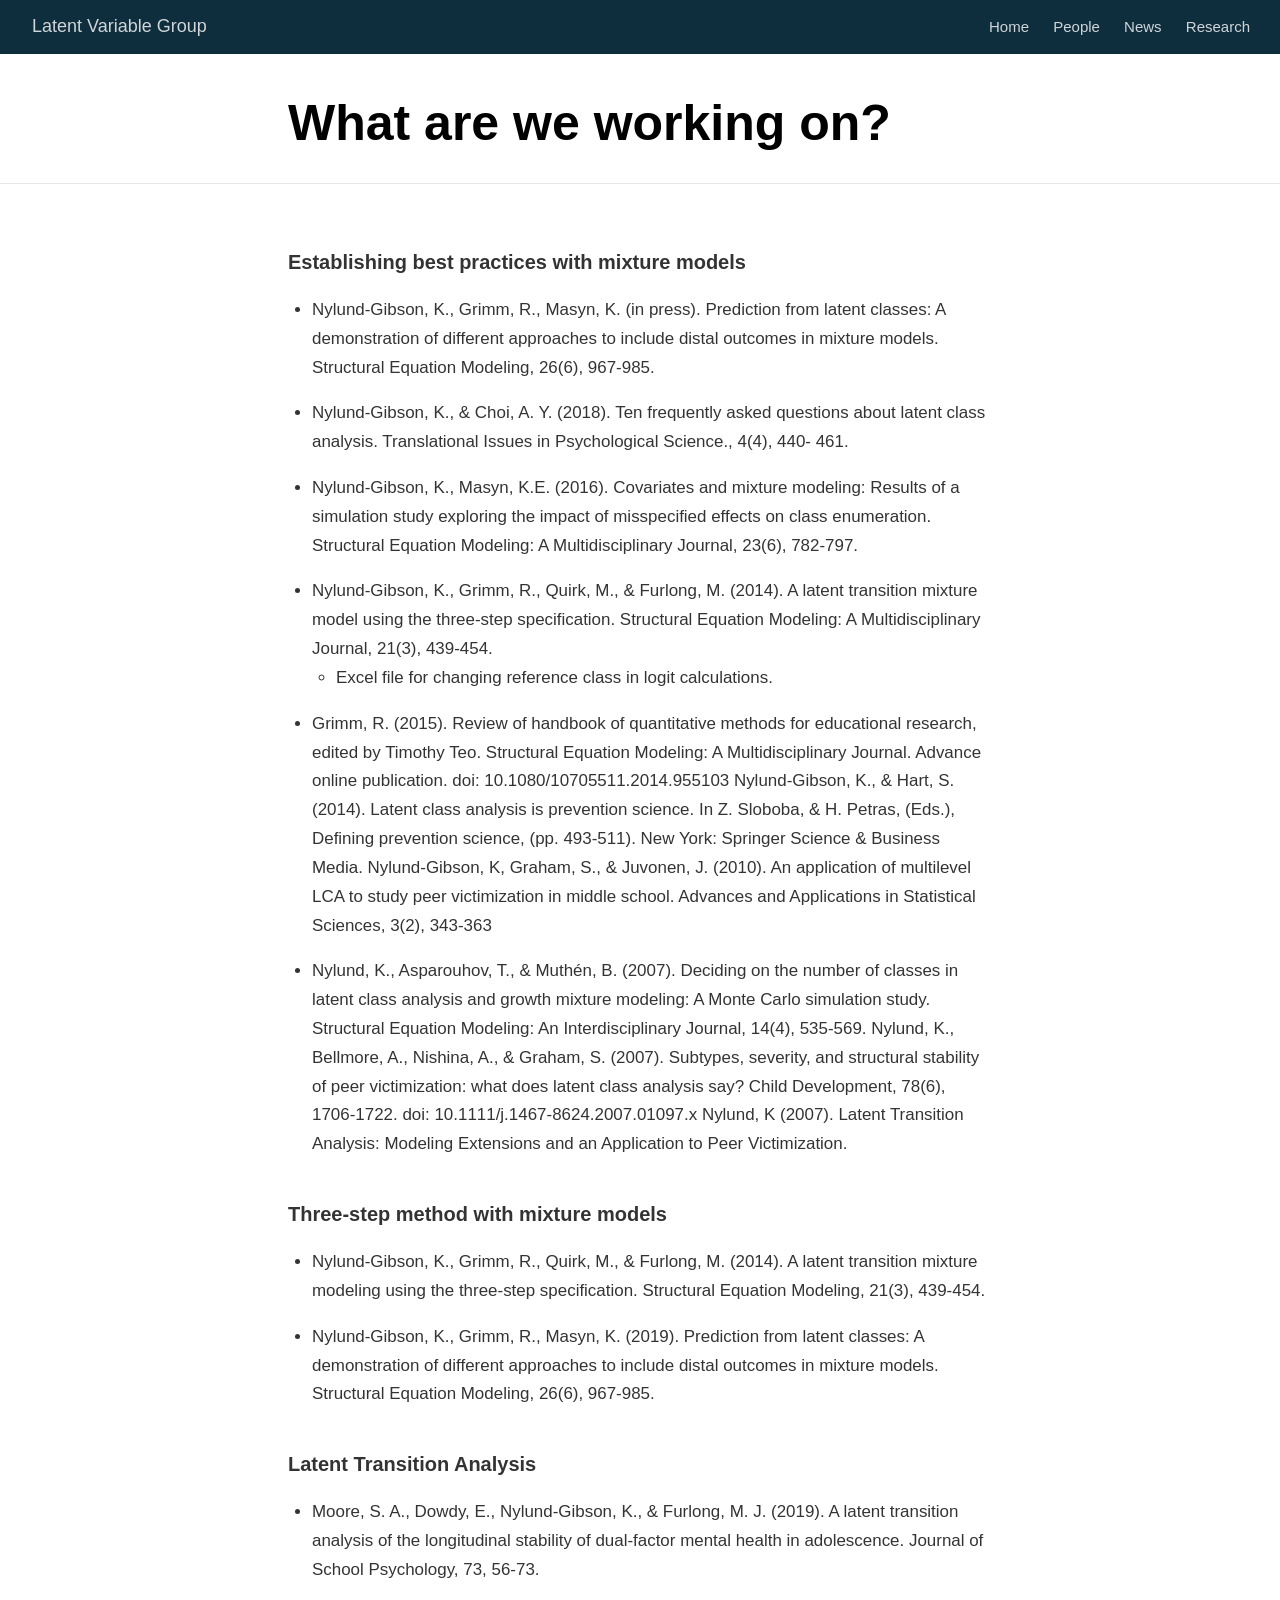
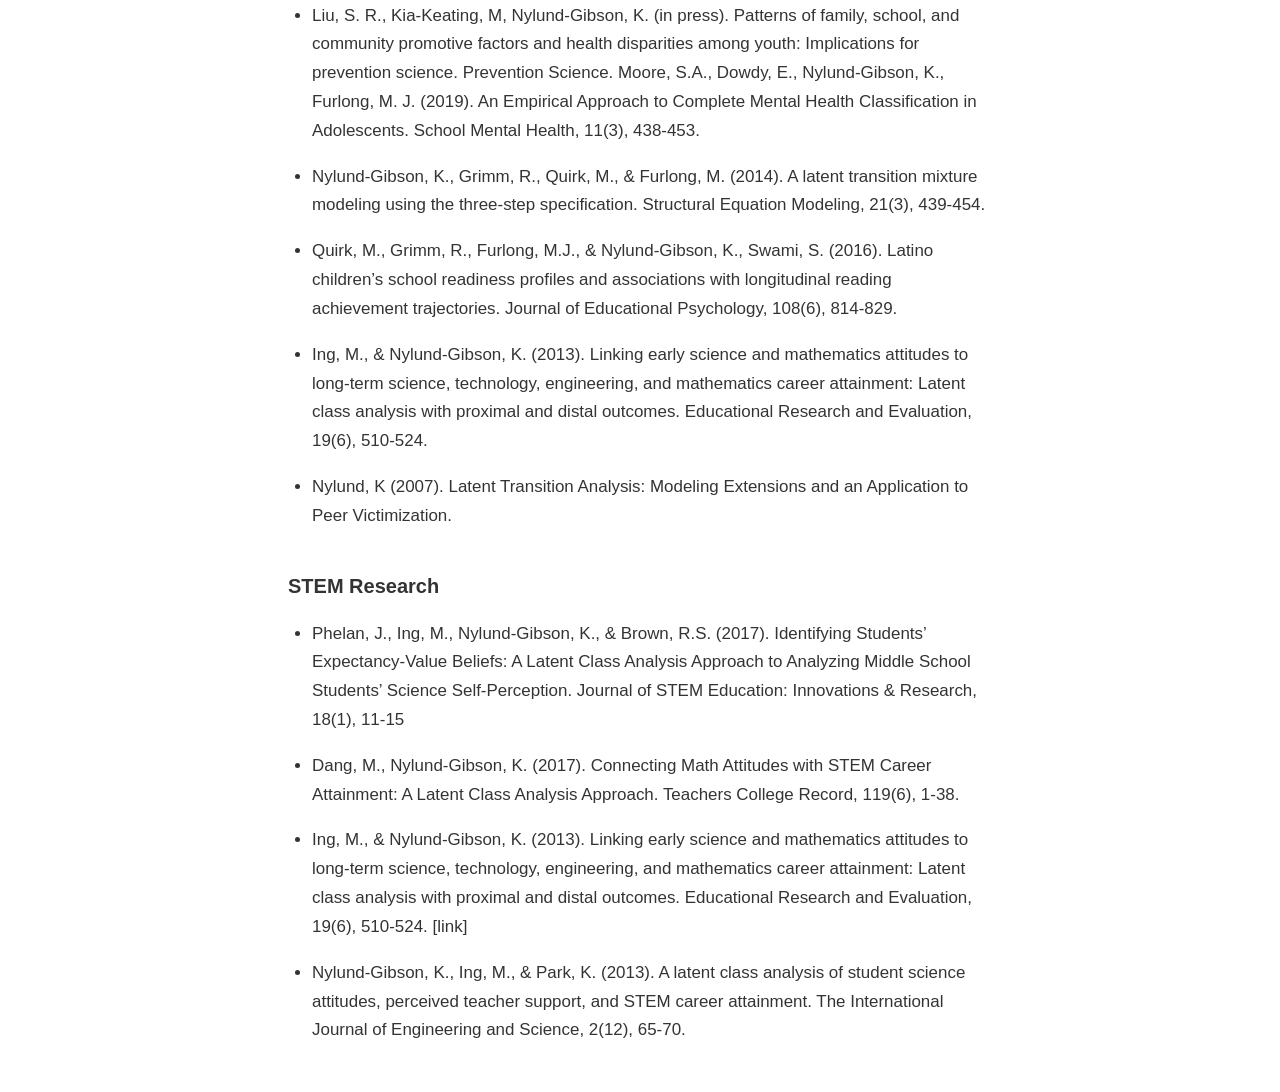
<file: old/research.html>
<!DOCTYPE html>

<html xmlns="http://www.w3.org/1999/xhtml" lang="" xml:lang="">

<head>
  <meta charset="utf-8"/>
  <meta name="viewport" content="width=device-width, initial-scale=1"/>
  <meta http-equiv="X-UA-Compatible" content="IE=Edge,chrome=1"/>
  <meta name="generator" content="distill" />

  <style type="text/css">
  /* Hide doc at startup (prevent jankiness while JS renders/transforms) */
  body {
    visibility: hidden;
  }
  </style>

 <!--radix_placeholder_import_source-->
 <!--/radix_placeholder_import_source-->

<style type="text/css">code{white-space: pre;}</style>
<style type="text/css" data-origin="pandoc">
code.sourceCode > span { display: inline-block; line-height: 1.25; }
code.sourceCode > span { color: inherit; text-decoration: inherit; }
code.sourceCode > span:empty { height: 1.2em; }
.sourceCode { overflow: visible; }
code.sourceCode { white-space: pre; position: relative; }
div.sourceCode { margin: 1em 0; }
pre.sourceCode { margin: 0; }
@media screen {
div.sourceCode { overflow: auto; }
}
@media print {
code.sourceCode { white-space: pre-wrap; }
code.sourceCode > span { text-indent: -5em; padding-left: 5em; }
}
pre.numberSource code
  { counter-reset: source-line 0; }
pre.numberSource code > span
  { position: relative; left: -4em; counter-increment: source-line; }
pre.numberSource code > span > a:first-child::before
  { content: counter(source-line);
    position: relative; left: -1em; text-align: right; vertical-align: baseline;
    border: none; display: inline-block;
    -webkit-touch-callout: none; -webkit-user-select: none;
    -khtml-user-select: none; -moz-user-select: none;
    -ms-user-select: none; user-select: none;
    padding: 0 4px; width: 4em;
    color: #aaaaaa;
  }
pre.numberSource { margin-left: 3em; border-left: 1px solid #aaaaaa;  padding-left: 4px; }
div.sourceCode
  {   }
@media screen {
code.sourceCode > span > a:first-child::before { text-decoration: underline; }
}
code span.al { color: #ad0000; } /* Alert */
code span.an { color: #5e5e5e; } /* Annotation */
code span.at { color: #20794d; } /* Attribute */
code span.bn { color: #ad0000; } /* BaseN */
code span.bu { } /* BuiltIn */
code span.cf { color: #007ba5; } /* ControlFlow */
code span.ch { color: #20794d; } /* Char */
code span.cn { color: #8f5902; } /* Constant */
code span.co { color: #5e5e5e; } /* Comment */
code span.cv { color: #5e5e5e; font-style: italic; } /* CommentVar */
code span.do { color: #5e5e5e; font-style: italic; } /* Documentation */
code span.dt { color: #ad0000; } /* DataType */
code span.dv { color: #ad0000; } /* DecVal */
code span.er { color: #ad0000; } /* Error */
code span.ex { } /* Extension */
code span.fl { color: #ad0000; } /* Float */
code span.fu { color: #4758ab; } /* Function */
code span.im { } /* Import */
code span.in { color: #5e5e5e; } /* Information */
code span.kw { color: #007ba5; } /* Keyword */
code span.op { color: #5e5e5e; } /* Operator */
code span.ot { color: #007ba5; } /* Other */
code span.pp { color: #ad0000; } /* Preprocessor */
code span.sc { color: #20794d; } /* SpecialChar */
code span.ss { color: #20794d; } /* SpecialString */
code span.st { color: #20794d; } /* String */
code span.va { color: #111111; } /* Variable */
code span.vs { color: #20794d; } /* VerbatimString */
code span.wa { color: #5e5e5e; font-style: italic; } /* Warning */
</style>

  <!--radix_placeholder_meta_tags-->
  <title>Latent Variable Group: What are we working on?</title>
  
  
  
  
  <!--  https://developers.facebook.com/docs/sharing/webmasters#markup -->
  <meta property="og:title" content="Latent Variable Group: What are we working on?"/>
  <meta property="og:type" content="article"/>
  <meta property="og:locale" content="en_US"/>
  <meta property="og:site_name" content="Latent Variable Group"/>
  
  <!--  https://dev.twitter.com/cards/types/summary -->
  <meta property="twitter:card" content="summary"/>
  <meta property="twitter:title" content="Latent Variable Group: What are we working on?"/>
  
  <!--/radix_placeholder_meta_tags-->
  <!--radix_placeholder_rmarkdown_metadata-->
  
  <script type="text/json" id="radix-rmarkdown-metadata">
  {"type":"list","attributes":{"names":{"type":"character","attributes":{},"value":["title","image","description"]}},"value":[{"type":"character","attributes":{},"value":["What are we working on?"]},{"type":"character","attributes":{},"value":["lta.png"]},{"type":"NULL"}]}
  </script>
  <!--/radix_placeholder_rmarkdown_metadata-->
  <!--radix_placeholder_navigation_in_header-->
  <meta name="distill:offset" content=""/>
  
  <script type="application/javascript">
  
    window.headroom_prevent_pin = false;
  
    window.document.addEventListener("DOMContentLoaded", function (event) {
  
      // initialize headroom for banner
      var header = $('header').get(0);
      var headerHeight = header.offsetHeight;
      var headroom = new Headroom(header, {
        tolerance: 5,
        onPin : function() {
          if (window.headroom_prevent_pin) {
            window.headroom_prevent_pin = false;
            headroom.unpin();
          }
        }
      });
      headroom.init();
      if(window.location.hash)
        headroom.unpin();
      $(header).addClass('headroom--transition');
  
      // offset scroll location for banner on hash change
      // (see: https://github.com/WickyNilliams/headroom.js/issues/38)
      window.addEventListener("hashchange", function(event) {
        window.scrollTo(0, window.pageYOffset - (headerHeight + 25));
      });
  
      // responsive menu
      $('.distill-site-header').each(function(i, val) {
        var topnav = $(this);
        var toggle = topnav.find('.nav-toggle');
        toggle.on('click', function() {
          topnav.toggleClass('responsive');
        });
      });
  
      // nav dropdowns
      $('.nav-dropbtn').click(function(e) {
        $(this).next('.nav-dropdown-content').toggleClass('nav-dropdown-active');
        $(this).parent().siblings('.nav-dropdown')
           .children('.nav-dropdown-content').removeClass('nav-dropdown-active');
      });
      $("body").click(function(e){
        $('.nav-dropdown-content').removeClass('nav-dropdown-active');
      });
      $(".nav-dropdown").click(function(e){
        e.stopPropagation();
      });
    });
  </script>
  
  <style type="text/css">
  
  /* Theme (user-documented overrideables for nav appearance) */
  
  .distill-site-nav {
    color: rgba(255, 255, 255, 0.8);
    background-color: #0F2E3D;
    font-size: 15px;
    font-weight: 300;
  }
  
  .distill-site-nav a {
    color: inherit;
    text-decoration: none;
  }
  
  .distill-site-nav a:hover {
    color: white;
  }
  
  @media print {
    .distill-site-nav {
      display: none;
    }
  }
  
  .distill-site-header {
  
  }
  
  .distill-site-footer {
  
  }
  
  
  /* Site Header */
  
  .distill-site-header {
    width: 100%;
    box-sizing: border-box;
    z-index: 3;
  }
  
  .distill-site-header .nav-left {
    display: inline-block;
    margin-left: 8px;
  }
  
  @media screen and (max-width: 768px) {
    .distill-site-header .nav-left {
      margin-left: 0;
    }
  }
  
  
  .distill-site-header .nav-right {
    float: right;
    margin-right: 8px;
  }
  
  .distill-site-header a,
  .distill-site-header .title {
    display: inline-block;
    text-align: center;
    padding: 14px 10px 14px 10px;
  }
  
  .distill-site-header .title {
    font-size: 18px;
    min-width: 150px;
  }
  
  .distill-site-header .logo {
    padding: 0;
  }
  
  .distill-site-header .logo img {
    display: none;
    max-height: 20px;
    width: auto;
    margin-bottom: -4px;
  }
  
  .distill-site-header .nav-image img {
    max-height: 18px;
    width: auto;
    display: inline-block;
    margin-bottom: -3px;
  }
  
  
  
  @media screen and (min-width: 1000px) {
    .distill-site-header .logo img {
      display: inline-block;
    }
    .distill-site-header .nav-left {
      margin-left: 20px;
    }
    .distill-site-header .nav-right {
      margin-right: 20px;
    }
    .distill-site-header .title {
      padding-left: 12px;
    }
  }
  
  
  .distill-site-header .nav-toggle {
    display: none;
  }
  
  .nav-dropdown {
    display: inline-block;
    position: relative;
  }
  
  .nav-dropdown .nav-dropbtn {
    border: none;
    outline: none;
    color: rgba(255, 255, 255, 0.8);
    padding: 16px 10px;
    background-color: transparent;
    font-family: inherit;
    font-size: inherit;
    font-weight: inherit;
    margin: 0;
    margin-top: 1px;
    z-index: 2;
  }
  
  .nav-dropdown-content {
    display: none;
    position: absolute;
    background-color: white;
    min-width: 200px;
    border: 1px solid rgba(0,0,0,0.15);
    border-radius: 4px;
    box-shadow: 0px 8px 16px 0px rgba(0,0,0,0.1);
    z-index: 1;
    margin-top: 2px;
    white-space: nowrap;
    padding-top: 4px;
    padding-bottom: 4px;
  }
  
  .nav-dropdown-content hr {
    margin-top: 4px;
    margin-bottom: 4px;
    border: none;
    border-bottom: 1px solid rgba(0, 0, 0, 0.1);
  }
  
  .nav-dropdown-active {
    display: block;
  }
  
  .nav-dropdown-content a, .nav-dropdown-content .nav-dropdown-header {
    color: black;
    padding: 6px 24px;
    text-decoration: none;
    display: block;
    text-align: left;
  }
  
  .nav-dropdown-content .nav-dropdown-header {
    display: block;
    padding: 5px 24px;
    padding-bottom: 0;
    text-transform: uppercase;
    font-size: 14px;
    color: #999999;
    white-space: nowrap;
  }
  
  .nav-dropdown:hover .nav-dropbtn {
    color: white;
  }
  
  .nav-dropdown-content a:hover {
    background-color: #ddd;
    color: black;
  }
  
  .nav-right .nav-dropdown-content {
    margin-left: -45%;
    right: 0;
  }
  
  @media screen and (max-width: 768px) {
    .distill-site-header a, .distill-site-header .nav-dropdown  {display: none;}
    .distill-site-header a.nav-toggle {
      float: right;
      display: block;
    }
    .distill-site-header .title {
      margin-left: 0;
    }
    .distill-site-header .nav-right {
      margin-right: 0;
    }
    .distill-site-header {
      overflow: hidden;
    }
    .nav-right .nav-dropdown-content {
      margin-left: 0;
    }
  }
  
  
  @media screen and (max-width: 768px) {
    .distill-site-header.responsive {position: relative; min-height: 500px; }
    .distill-site-header.responsive a.nav-toggle {
      position: absolute;
      right: 0;
      top: 0;
    }
    .distill-site-header.responsive a,
    .distill-site-header.responsive .nav-dropdown {
      display: block;
      text-align: left;
    }
    .distill-site-header.responsive .nav-left,
    .distill-site-header.responsive .nav-right {
      width: 100%;
    }
    .distill-site-header.responsive .nav-dropdown {float: none;}
    .distill-site-header.responsive .nav-dropdown-content {position: relative;}
    .distill-site-header.responsive .nav-dropdown .nav-dropbtn {
      display: block;
      width: 100%;
      text-align: left;
    }
  }
  
  /* Site Footer */
  
  .distill-site-footer {
    width: 100%;
    overflow: hidden;
    box-sizing: border-box;
    z-index: 3;
    margin-top: 30px;
    padding-top: 30px;
    padding-bottom: 30px;
    text-align: center;
  }
  
  /* Headroom */
  
  d-title {
    padding-top: 6rem;
  }
  
  @media print {
    d-title {
      padding-top: 4rem;
    }
  }
  
  .headroom {
    z-index: 1000;
    position: fixed;
    top: 0;
    left: 0;
    right: 0;
  }
  
  .headroom--transition {
    transition: all .4s ease-in-out;
  }
  
  .headroom--unpinned {
    top: -100px;
  }
  
  .headroom--pinned {
    top: 0;
  }
  
  /* adjust viewport for navbar height */
  /* helps vertically center bootstrap (non-distill) content */
  .min-vh-100 {
    min-height: calc(100vh - 100px) !important;
  }
  
  </style>
  
  <script src="site_libs/jquery-1.11.3/jquery.min.js"></script>
  <link href="site_libs/font-awesome-5.1.0/css/all.css" rel="stylesheet"/>
  <link href="site_libs/font-awesome-5.1.0/css/v4-shims.css" rel="stylesheet"/>
  <script src="site_libs/headroom-0.9.4/headroom.min.js"></script>
  <script src="site_libs/autocomplete-0.37.1/autocomplete.min.js"></script>
  <script src="site_libs/fuse-6.4.1/fuse.min.js"></script>
  
  <script type="application/javascript">
  
  function getMeta(metaName) {
    var metas = document.getElementsByTagName('meta');
    for (let i = 0; i < metas.length; i++) {
      if (metas[i].getAttribute('name') === metaName) {
        return metas[i].getAttribute('content');
      }
    }
    return '';
  }
  
  function offsetURL(url) {
    var offset = getMeta('distill:offset');
    return offset ? offset + '/' + url : url;
  }
  
  function createFuseIndex() {
  
    // create fuse index
    var options = {
      keys: [
        { name: 'title', weight: 20 },
        { name: 'categories', weight: 15 },
        { name: 'description', weight: 10 },
        { name: 'contents', weight: 5 },
      ],
      ignoreLocation: true,
      threshold: 0
    };
    var fuse = new window.Fuse([], options);
  
    // fetch the main search.json
    return fetch(offsetURL('search.json'))
      .then(function(response) {
        if (response.status == 200) {
          return response.json().then(function(json) {
            // index main articles
            json.articles.forEach(function(article) {
              fuse.add(article);
            });
            // download collections and index their articles
            return Promise.all(json.collections.map(function(collection) {
              return fetch(offsetURL(collection)).then(function(response) {
                if (response.status === 200) {
                  return response.json().then(function(articles) {
                    articles.forEach(function(article) {
                      fuse.add(article);
                    });
                  })
                } else {
                  return Promise.reject(
                    new Error('Unexpected status from search index request: ' +
                              response.status)
                  );
                }
              });
            })).then(function() {
              return fuse;
            });
          });
  
        } else {
          return Promise.reject(
            new Error('Unexpected status from search index request: ' +
                        response.status)
          );
        }
      });
  }
  
  window.document.addEventListener("DOMContentLoaded", function (event) {
  
    // get search element (bail if we don't have one)
    var searchEl = window.document.getElementById('distill-search');
    if (!searchEl)
      return;
  
    createFuseIndex()
      .then(function(fuse) {
  
        // make search box visible
        searchEl.classList.remove('hidden');
  
        // initialize autocomplete
        var options = {
          autoselect: true,
          hint: false,
          minLength: 2,
        };
        window.autocomplete(searchEl, options, [{
          source: function(query, callback) {
            const searchOptions = {
              isCaseSensitive: false,
              shouldSort: true,
              minMatchCharLength: 2,
              limit: 10,
            };
            var results = fuse.search(query, searchOptions);
            callback(results
              .map(function(result) { return result.item; })
            );
          },
          templates: {
            suggestion: function(suggestion) {
              var img = suggestion.preview && Object.keys(suggestion.preview).length > 0
                ? `<img src="${offsetURL(suggestion.preview)}"</img>`
                : '';
              var html = `
                <div class="search-item">
                  <h3>${suggestion.title}</h3>
                  <div class="search-item-description">
                    ${suggestion.description || ''}
                  </div>
                  <div class="search-item-preview">
                    ${img}
                  </div>
                </div>
              `;
              return html;
            }
          }
        }]).on('autocomplete:selected', function(event, suggestion) {
          window.location.href = offsetURL(suggestion.path);
        });
        // remove inline display style on autocompleter (we want to
        // manage responsive display via css)
        $('.algolia-autocomplete').css("display", "");
      })
      .catch(function(error) {
        console.log(error);
      });
  
  });
  
  </script>
  
  <style type="text/css">
  
  .nav-search {
    font-size: x-small;
  }
  
  /* Algolioa Autocomplete */
  
  .algolia-autocomplete {
    display: inline-block;
    margin-left: 10px;
    vertical-align: sub;
    background-color: white;
    color: black;
    padding: 6px;
    padding-top: 8px;
    padding-bottom: 0;
    border-radius: 6px;
    border: 1px #0F2E3D solid;
    width: 180px;
  }
  
  
  @media screen and (max-width: 768px) {
    .distill-site-nav .algolia-autocomplete {
      display: none;
      visibility: hidden;
    }
    .distill-site-nav.responsive .algolia-autocomplete {
      display: inline-block;
      visibility: visible;
    }
    .distill-site-nav.responsive .algolia-autocomplete .aa-dropdown-menu {
      margin-left: 0;
      width: 400px;
      max-height: 400px;
    }
  }
  
  .algolia-autocomplete .aa-input, .algolia-autocomplete .aa-hint {
    width: 90%;
    outline: none;
    border: none;
  }
  
  .algolia-autocomplete .aa-hint {
    color: #999;
  }
  .algolia-autocomplete .aa-dropdown-menu {
    width: 550px;
    max-height: 70vh;
    overflow-x: visible;
    overflow-y: scroll;
    padding: 5px;
    margin-top: 3px;
    margin-left: -150px;
    background-color: #fff;
    border-radius: 5px;
    border: 1px solid #999;
    border-top: none;
  }
  
  .algolia-autocomplete .aa-dropdown-menu .aa-suggestion {
    cursor: pointer;
    padding: 5px 4px;
    border-bottom: 1px solid #eee;
  }
  
  .algolia-autocomplete .aa-dropdown-menu .aa-suggestion:last-of-type {
    border-bottom: none;
    margin-bottom: 2px;
  }
  
  .algolia-autocomplete .aa-dropdown-menu .aa-suggestion .search-item {
    overflow: hidden;
    font-size: 0.8em;
    line-height: 1.4em;
  }
  
  .algolia-autocomplete .aa-dropdown-menu .aa-suggestion .search-item h3 {
    font-size: 1rem;
    margin-block-start: 0;
    margin-block-end: 5px;
  }
  
  .algolia-autocomplete .aa-dropdown-menu .aa-suggestion .search-item-description {
    display: inline-block;
    overflow: hidden;
    height: 2.8em;
    width: 80%;
    margin-right: 4%;
  }
  
  .algolia-autocomplete .aa-dropdown-menu .aa-suggestion .search-item-preview {
    display: inline-block;
    width: 15%;
  }
  
  .algolia-autocomplete .aa-dropdown-menu .aa-suggestion .search-item-preview img {
    height: 3em;
    width: auto;
    display: none;
  }
  
  .algolia-autocomplete .aa-dropdown-menu .aa-suggestion .search-item-preview img[src] {
    display: initial;
  }
  
  .algolia-autocomplete .aa-dropdown-menu .aa-suggestion.aa-cursor {
    background-color: #eee;
  }
  .algolia-autocomplete .aa-dropdown-menu .aa-suggestion em {
    font-weight: bold;
    font-style: normal;
  }
  
  </style>
  
  
  <!--/radix_placeholder_navigation_in_header-->
  <!--radix_placeholder_distill-->
  
  <style type="text/css">
  
  body {
    background-color: white;
  }
  
  .pandoc-table {
    width: 100%;
  }
  
  .pandoc-table>caption {
    margin-bottom: 10px;
  }
  
  .pandoc-table th:not([align]) {
    text-align: left;
  }
  
  .pagedtable-footer {
    font-size: 15px;
  }
  
  d-byline .byline {
    grid-template-columns: 2fr 2fr;
  }
  
  d-byline .byline h3 {
    margin-block-start: 1.5em;
  }
  
  d-byline .byline .authors-affiliations h3 {
    margin-block-start: 0.5em;
  }
  
  .authors-affiliations .orcid-id {
    width: 16px;
    height:16px;
    margin-left: 4px;
    margin-right: 4px;
    vertical-align: middle;
    padding-bottom: 2px;
  }
  
  d-title .dt-tags {
    margin-top: 1em;
    grid-column: text;
  }
  
  .dt-tags .dt-tag {
    text-decoration: none;
    display: inline-block;
    color: rgba(0,0,0,0.6);
    padding: 0em 0.4em;
    margin-right: 0.5em;
    margin-bottom: 0.4em;
    font-size: 70%;
    border: 1px solid rgba(0,0,0,0.2);
    border-radius: 3px;
    text-transform: uppercase;
    font-weight: 500;
  }
  
  d-article table.gt_table td,
  d-article table.gt_table th {
    border-bottom: none;
  }
  
  .html-widget {
    margin-bottom: 2.0em;
  }
  
  .l-screen-inset {
    padding-right: 16px;
  }
  
  .l-screen .caption {
    margin-left: 10px;
  }
  
  .shaded {
    background: rgb(247, 247, 247);
    padding-top: 20px;
    padding-bottom: 20px;
    border-top: 1px solid rgba(0, 0, 0, 0.1);
    border-bottom: 1px solid rgba(0, 0, 0, 0.1);
  }
  
  .shaded .html-widget {
    margin-bottom: 0;
    border: 1px solid rgba(0, 0, 0, 0.1);
  }
  
  .shaded .shaded-content {
    background: white;
  }
  
  .text-output {
    margin-top: 0;
    line-height: 1.5em;
  }
  
  .hidden {
    display: none !important;
  }
  
  d-article {
    padding-top: 2.5rem;
    padding-bottom: 30px;
  }
  
  d-appendix {
    padding-top: 30px;
  }
  
  d-article>p>img {
    width: 100%;
  }
  
  d-article h2 {
    margin: 1rem 0 1.5rem 0;
  }
  
  d-article h3 {
    margin-top: 1.5rem;
  }
  
  d-article iframe {
    border: 1px solid rgba(0, 0, 0, 0.1);
    margin-bottom: 2.0em;
    width: 100%;
  }
  
  /* Tweak code blocks */
  
  d-article div.sourceCode code,
  d-article pre code {
    font-family: Consolas, Monaco, 'Andale Mono', 'Ubuntu Mono', monospace;
  }
  
  d-article pre,
  d-article div.sourceCode,
  d-article div.sourceCode pre {
    overflow: auto;
  }
  
  d-article div.sourceCode {
    background-color: white;
  }
  
  d-article div.sourceCode pre {
    padding-left: 10px;
    font-size: 12px;
    border-left: 2px solid rgba(0,0,0,0.1);
  }
  
  d-article pre {
    font-size: 12px;
    color: black;
    background: none;
    margin-top: 0;
    text-align: left;
    white-space: pre;
    word-spacing: normal;
    word-break: normal;
    word-wrap: normal;
    line-height: 1.5;
  
    -moz-tab-size: 4;
    -o-tab-size: 4;
    tab-size: 4;
  
    -webkit-hyphens: none;
    -moz-hyphens: none;
    -ms-hyphens: none;
    hyphens: none;
  }
  
  d-article pre a {
    border-bottom: none;
  }
  
  d-article pre a:hover {
    border-bottom: none;
    text-decoration: underline;
  }
  
  d-article details {
    grid-column: text;
    margin-bottom: 0.8em;
  }
  
  @media(min-width: 768px) {
  
  d-article pre,
  d-article div.sourceCode,
  d-article div.sourceCode pre {
    overflow: visible !important;
  }
  
  d-article div.sourceCode pre {
    padding-left: 18px;
    font-size: 14px;
  }
  
  d-article pre {
    font-size: 14px;
  }
  
  }
  
  figure img.external {
    background: white;
    border: 1px solid rgba(0, 0, 0, 0.1);
    box-shadow: 0 1px 8px rgba(0, 0, 0, 0.1);
    padding: 18px;
    box-sizing: border-box;
  }
  
  /* CSS for d-contents */
  
  .d-contents {
    grid-column: text;
    color: rgba(0,0,0,0.8);
    font-size: 0.9em;
    padding-bottom: 1em;
    margin-bottom: 1em;
    padding-bottom: 0.5em;
    margin-bottom: 1em;
    padding-left: 0.25em;
    justify-self: start;
  }
  
  @media(min-width: 1000px) {
    .d-contents.d-contents-float {
      height: 0;
      grid-column-start: 1;
      grid-column-end: 4;
      justify-self: center;
      padding-right: 3em;
      padding-left: 2em;
    }
  }
  
  .d-contents nav h3 {
    font-size: 18px;
    margin-top: 0;
    margin-bottom: 1em;
  }
  
  .d-contents li {
    list-style-type: none
  }
  
  .d-contents nav > ul {
    padding-left: 0;
  }
  
  .d-contents ul {
    padding-left: 1em
  }
  
  .d-contents nav ul li {
    margin-top: 0.6em;
    margin-bottom: 0.2em;
  }
  
  .d-contents nav a {
    font-size: 13px;
    border-bottom: none;
    text-decoration: none
    color: rgba(0, 0, 0, 0.8);
  }
  
  .d-contents nav a:hover {
    text-decoration: underline solid rgba(0, 0, 0, 0.6)
  }
  
  .d-contents nav > ul > li > a {
    font-weight: 600;
  }
  
  .d-contents nav > ul > li > ul {
    font-weight: inherit;
  }
  
  .d-contents nav > ul > li > ul > li {
    margin-top: 0.2em;
  }
  
  
  .d-contents nav ul {
    margin-top: 0;
    margin-bottom: 0.25em;
  }
  
  .d-article-with-toc h2:nth-child(2) {
    margin-top: 0;
  }
  
  
  /* Figure */
  
  .figure {
    position: relative;
    margin-bottom: 2.5em;
    margin-top: 1.5em;
  }
  
  .figure img {
    width: 100%;
  }
  
  .figure .caption {
    color: rgba(0, 0, 0, 0.6);
    font-size: 12px;
    line-height: 1.5em;
  }
  
  .figure img.external {
    background: white;
    border: 1px solid rgba(0, 0, 0, 0.1);
    box-shadow: 0 1px 8px rgba(0, 0, 0, 0.1);
    padding: 18px;
    box-sizing: border-box;
  }
  
  .figure .caption a {
    color: rgba(0, 0, 0, 0.6);
  }
  
  .figure .caption b,
  .figure .caption strong, {
    font-weight: 600;
    color: rgba(0, 0, 0, 1.0);
  }
  
  /* Citations */
  
  d-article .citation {
    color: inherit;
    cursor: inherit;
  }
  
  div.hanging-indent{
    margin-left: 1em; text-indent: -1em;
  }
  
  /* Citation hover box */
  
  .tippy-box[data-theme~=light-border] {
    background-color: rgba(250, 250, 250, 0.95);
  }
  
  .tippy-content > p {
    margin-bottom: 0;
    padding: 2px;
  }
  
  
  /* Tweak 1000px media break to show more text */
  
  @media(min-width: 1000px) {
    .base-grid,
    distill-header,
    d-title,
    d-abstract,
    d-article,
    d-appendix,
    distill-appendix,
    d-byline,
    d-footnote-list,
    d-citation-list,
    distill-footer {
      grid-template-columns: [screen-start] 1fr [page-start kicker-start] 80px [middle-start] 50px [text-start kicker-end] 65px 65px 65px 65px 65px 65px 65px 65px [text-end gutter-start] 65px [middle-end] 65px [page-end gutter-end] 1fr [screen-end];
      grid-column-gap: 16px;
    }
  
    .grid {
      grid-column-gap: 16px;
    }
  
    d-article {
      font-size: 1.06rem;
      line-height: 1.7em;
    }
    figure .caption, .figure .caption, figure figcaption {
      font-size: 13px;
    }
  }
  
  @media(min-width: 1180px) {
    .base-grid,
    distill-header,
    d-title,
    d-abstract,
    d-article,
    d-appendix,
    distill-appendix,
    d-byline,
    d-footnote-list,
    d-citation-list,
    distill-footer {
      grid-template-columns: [screen-start] 1fr [page-start kicker-start] 60px [middle-start] 60px [text-start kicker-end] 60px 60px 60px 60px 60px 60px 60px 60px [text-end gutter-start] 60px [middle-end] 60px [page-end gutter-end] 1fr [screen-end];
      grid-column-gap: 32px;
    }
  
    .grid {
      grid-column-gap: 32px;
    }
  }
  
  
  /* Get the citation styles for the appendix (not auto-injected on render since
     we do our own rendering of the citation appendix) */
  
  d-appendix .citation-appendix,
  .d-appendix .citation-appendix {
    font-size: 11px;
    line-height: 15px;
    border-left: 1px solid rgba(0, 0, 0, 0.1);
    padding-left: 18px;
    border: 1px solid rgba(0,0,0,0.1);
    background: rgba(0, 0, 0, 0.02);
    padding: 10px 18px;
    border-radius: 3px;
    color: rgba(150, 150, 150, 1);
    overflow: hidden;
    margin-top: -12px;
    white-space: pre-wrap;
    word-wrap: break-word;
  }
  
  /* Include appendix styles here so they can be overridden */
  
  d-appendix {
    contain: layout style;
    font-size: 0.8em;
    line-height: 1.7em;
    margin-top: 60px;
    margin-bottom: 0;
    border-top: 1px solid rgba(0, 0, 0, 0.1);
    color: rgba(0,0,0,0.5);
    padding-top: 60px;
    padding-bottom: 48px;
  }
  
  d-appendix h3 {
    grid-column: page-start / text-start;
    font-size: 15px;
    font-weight: 500;
    margin-top: 1em;
    margin-bottom: 0;
    color: rgba(0,0,0,0.65);
  }
  
  d-appendix h3 + * {
    margin-top: 1em;
  }
  
  d-appendix ol {
    padding: 0 0 0 15px;
  }
  
  @media (min-width: 768px) {
    d-appendix ol {
      padding: 0 0 0 30px;
      margin-left: -30px;
    }
  }
  
  d-appendix li {
    margin-bottom: 1em;
  }
  
  d-appendix a {
    color: rgba(0, 0, 0, 0.6);
  }
  
  d-appendix > * {
    grid-column: text;
  }
  
  d-appendix > d-footnote-list,
  d-appendix > d-citation-list,
  d-appendix > distill-appendix {
    grid-column: screen;
  }
  
  /* Include footnote styles here so they can be overridden */
  
  d-footnote-list {
    contain: layout style;
  }
  
  d-footnote-list > * {
    grid-column: text;
  }
  
  d-footnote-list a.footnote-backlink {
    color: rgba(0,0,0,0.3);
    padding-left: 0.5em;
  }
  
  
  
  /* Anchor.js */
  
  .anchorjs-link {
    /*transition: all .25s linear; */
    text-decoration: none;
    border-bottom: none;
  }
  *:hover > .anchorjs-link {
    margin-left: -1.125em !important;
    text-decoration: none;
    border-bottom: none;
  }
  
  /* Social footer */
  
  .social_footer {
    margin-top: 30px;
    margin-bottom: 0;
    color: rgba(0,0,0,0.67);
  }
  
  .disqus-comments {
    margin-right: 30px;
  }
  
  .disqus-comment-count {
    border-bottom: 1px solid rgba(0, 0, 0, 0.4);
    cursor: pointer;
  }
  
  #disqus_thread {
    margin-top: 30px;
  }
  
  .article-sharing a {
    border-bottom: none;
    margin-right: 8px;
  }
  
  .article-sharing a:hover {
    border-bottom: none;
  }
  
  .sidebar-section.subscribe {
    font-size: 12px;
    line-height: 1.6em;
  }
  
  .subscribe p {
    margin-bottom: 0.5em;
  }
  
  
  .article-footer .subscribe {
    font-size: 15px;
    margin-top: 45px;
  }
  
  
  .sidebar-section.custom {
    font-size: 12px;
    line-height: 1.6em;
  }
  
  .custom p {
    margin-bottom: 0.5em;
  }
  
  /* Styles for listing layout (hide title) */
  .layout-listing d-title, .layout-listing .d-title {
    display: none;
  }
  
  /* Styles for posts lists (not auto-injected) */
  
  
  .posts-with-sidebar {
    padding-left: 45px;
    padding-right: 45px;
  }
  
  .posts-list .description h2,
  .posts-list .description p {
    font-family: -apple-system, BlinkMacSystemFont, "Segoe UI", Roboto, Oxygen, Ubuntu, Cantarell, "Fira Sans", "Droid Sans", "Helvetica Neue", Arial, sans-serif;
  }
  
  .posts-list .description h2 {
    font-weight: 700;
    border-bottom: none;
    padding-bottom: 0;
  }
  
  .posts-list h2.post-tag {
    border-bottom: 1px solid rgba(0, 0, 0, 0.2);
    padding-bottom: 12px;
  }
  .posts-list {
    margin-top: 60px;
    margin-bottom: 24px;
  }
  
  .posts-list .post-preview {
    text-decoration: none;
    overflow: hidden;
    display: block;
    border-bottom: 1px solid rgba(0, 0, 0, 0.1);
    padding: 24px 0;
  }
  
  .post-preview-last {
    border-bottom: none !important;
  }
  
  .posts-list .posts-list-caption {
    grid-column: screen;
    font-weight: 400;
  }
  
  .posts-list .post-preview h2 {
    margin: 0 0 6px 0;
    line-height: 1.2em;
    font-style: normal;
    font-size: 24px;
  }
  
  .posts-list .post-preview p {
    margin: 0 0 12px 0;
    line-height: 1.4em;
    font-size: 16px;
  }
  
  .posts-list .post-preview .thumbnail {
    box-sizing: border-box;
    margin-bottom: 24px;
    position: relative;
    max-width: 500px;
  }
  .posts-list .post-preview img {
    width: 100%;
    display: block;
  }
  
  .posts-list .metadata {
    font-size: 12px;
    line-height: 1.4em;
    margin-bottom: 18px;
  }
  
  .posts-list .metadata > * {
    display: inline-block;
  }
  
  .posts-list .metadata .publishedDate {
    margin-right: 2em;
  }
  
  .posts-list .metadata .dt-authors {
    display: block;
    margin-top: 0.3em;
    margin-right: 2em;
  }
  
  .posts-list .dt-tags {
    display: block;
    line-height: 1em;
  }
  
  .posts-list .dt-tags .dt-tag {
    display: inline-block;
    color: rgba(0,0,0,0.6);
    padding: 0.3em 0.4em;
    margin-right: 0.2em;
    margin-bottom: 0.4em;
    font-size: 60%;
    border: 1px solid rgba(0,0,0,0.2);
    border-radius: 3px;
    text-transform: uppercase;
    font-weight: 500;
  }
  
  .posts-list img {
    opacity: 1;
  }
  
  .posts-list img[data-src] {
    opacity: 0;
  }
  
  .posts-more {
    clear: both;
  }
  
  
  .posts-sidebar {
    font-size: 16px;
  }
  
  .posts-sidebar h3 {
    font-size: 16px;
    margin-top: 0;
    margin-bottom: 0.5em;
    font-weight: 400;
    text-transform: uppercase;
  }
  
  .sidebar-section {
    margin-bottom: 30px;
  }
  
  .categories ul {
    list-style-type: none;
    margin: 0;
    padding: 0;
  }
  
  .categories li {
    color: rgba(0, 0, 0, 0.8);
    margin-bottom: 0;
  }
  
  .categories li>a {
    border-bottom: none;
  }
  
  .categories li>a:hover {
    border-bottom: 1px solid rgba(0, 0, 0, 0.4);
  }
  
  .categories .active {
    font-weight: 600;
  }
  
  .categories .category-count {
    color: rgba(0, 0, 0, 0.4);
  }
  
  
  @media(min-width: 768px) {
    .posts-list .post-preview h2 {
      font-size: 26px;
    }
    .posts-list .post-preview .thumbnail {
      float: right;
      width: 30%;
      margin-bottom: 0;
    }
    .posts-list .post-preview .description {
      float: left;
      width: 45%;
    }
    .posts-list .post-preview .metadata {
      float: left;
      width: 20%;
      margin-top: 8px;
    }
    .posts-list .post-preview p {
      margin: 0 0 12px 0;
      line-height: 1.5em;
      font-size: 16px;
    }
    .posts-with-sidebar .posts-list {
      float: left;
      width: 75%;
    }
    .posts-with-sidebar .posts-sidebar {
      float: right;
      width: 20%;
      margin-top: 60px;
      padding-top: 24px;
      padding-bottom: 24px;
    }
  }
  
  
  /* Improve display for browsers without grid (IE/Edge <= 15) */
  
  .downlevel {
    line-height: 1.6em;
    font-family: -apple-system, BlinkMacSystemFont, "Segoe UI", Roboto, Oxygen, Ubuntu, Cantarell, "Fira Sans", "Droid Sans", "Helvetica Neue", Arial, sans-serif;
    margin: 0;
  }
  
  .downlevel .d-title {
    padding-top: 6rem;
    padding-bottom: 1.5rem;
  }
  
  .downlevel .d-title h1 {
    font-size: 50px;
    font-weight: 700;
    line-height: 1.1em;
    margin: 0 0 0.5rem;
  }
  
  .downlevel .d-title p {
    font-weight: 300;
    font-size: 1.2rem;
    line-height: 1.55em;
    margin-top: 0;
  }
  
  .downlevel .d-byline {
    padding-top: 0.8em;
    padding-bottom: 0.8em;
    font-size: 0.8rem;
    line-height: 1.8em;
  }
  
  .downlevel .section-separator {
    border: none;
    border-top: 1px solid rgba(0, 0, 0, 0.1);
  }
  
  .downlevel .d-article {
    font-size: 1.06rem;
    line-height: 1.7em;
    padding-top: 1rem;
    padding-bottom: 2rem;
  }
  
  
  .downlevel .d-appendix {
    padding-left: 0;
    padding-right: 0;
    max-width: none;
    font-size: 0.8em;
    line-height: 1.7em;
    margin-bottom: 0;
    color: rgba(0,0,0,0.5);
    padding-top: 40px;
    padding-bottom: 48px;
  }
  
  .downlevel .footnotes ol {
    padding-left: 13px;
  }
  
  .downlevel .base-grid,
  .downlevel .distill-header,
  .downlevel .d-title,
  .downlevel .d-abstract,
  .downlevel .d-article,
  .downlevel .d-appendix,
  .downlevel .distill-appendix,
  .downlevel .d-byline,
  .downlevel .d-footnote-list,
  .downlevel .d-citation-list,
  .downlevel .distill-footer,
  .downlevel .appendix-bottom,
  .downlevel .posts-container {
    padding-left: 40px;
    padding-right: 40px;
  }
  
  @media(min-width: 768px) {
    .downlevel .base-grid,
    .downlevel .distill-header,
    .downlevel .d-title,
    .downlevel .d-abstract,
    .downlevel .d-article,
    .downlevel .d-appendix,
    .downlevel .distill-appendix,
    .downlevel .d-byline,
    .downlevel .d-footnote-list,
    .downlevel .d-citation-list,
    .downlevel .distill-footer,
    .downlevel .appendix-bottom,
    .downlevel .posts-container {
    padding-left: 150px;
    padding-right: 150px;
    max-width: 900px;
  }
  }
  
  .downlevel pre code {
    display: block;
    border-left: 2px solid rgba(0, 0, 0, .1);
    padding: 0 0 0 20px;
    font-size: 14px;
  }
  
  .downlevel code, .downlevel pre {
    color: black;
    background: none;
    font-family: Consolas, Monaco, 'Andale Mono', 'Ubuntu Mono', monospace;
    text-align: left;
    white-space: pre;
    word-spacing: normal;
    word-break: normal;
    word-wrap: normal;
    line-height: 1.5;
  
    -moz-tab-size: 4;
    -o-tab-size: 4;
    tab-size: 4;
  
    -webkit-hyphens: none;
    -moz-hyphens: none;
    -ms-hyphens: none;
    hyphens: none;
  }
  
  .downlevel .posts-list .post-preview {
    color: inherit;
  }
  
  
  
  </style>
  
  <script type="application/javascript">
  
  function is_downlevel_browser() {
    if (bowser.isUnsupportedBrowser({ msie: "12", msedge: "16"},
                                   window.navigator.userAgent)) {
      return true;
    } else {
      return window.load_distill_framework === undefined;
    }
  }
  
  // show body when load is complete
  function on_load_complete() {
  
    // add anchors
    if (window.anchors) {
      window.anchors.options.placement = 'left';
      window.anchors.add('d-article > h2, d-article > h3, d-article > h4, d-article > h5');
    }
  
  
    // set body to visible
    document.body.style.visibility = 'visible';
  
    // force redraw for leaflet widgets
    if (window.HTMLWidgets) {
      var maps = window.HTMLWidgets.findAll(".leaflet");
      $.each(maps, function(i, el) {
        var map = this.getMap();
        map.invalidateSize();
        map.eachLayer(function(layer) {
          if (layer instanceof L.TileLayer)
            layer.redraw();
        });
      });
    }
  
    // trigger 'shown' so htmlwidgets resize
    $('d-article').trigger('shown');
  }
  
  function init_distill() {
  
    init_common();
  
    // create front matter
    var front_matter = $('<d-front-matter></d-front-matter>');
    $('#distill-front-matter').wrap(front_matter);
  
    // create d-title
    $('.d-title').changeElementType('d-title');
  
    // create d-byline
    var byline = $('<d-byline></d-byline>');
    $('.d-byline').replaceWith(byline);
  
    // create d-article
    var article = $('<d-article></d-article>');
    $('.d-article').wrap(article).children().unwrap();
  
    // move posts container into article
    $('.posts-container').appendTo($('d-article'));
  
    // create d-appendix
    $('.d-appendix').changeElementType('d-appendix');
  
    // flag indicating that we have appendix items
    var appendix = $('.appendix-bottom').children('h3').length > 0;
  
    // replace footnotes with <d-footnote>
    $('.footnote-ref').each(function(i, val) {
      appendix = true;
      var href = $(this).attr('href');
      var id = href.replace('#', '');
      var fn = $('#' + id);
      var fn_p = $('#' + id + '>p');
      fn_p.find('.footnote-back').remove();
      var text = fn_p.html();
      var dtfn = $('<d-footnote></d-footnote>');
      dtfn.html(text);
      $(this).replaceWith(dtfn);
    });
    // remove footnotes
    $('.footnotes').remove();
  
    // move refs into #references-listing
    $('#references-listing').replaceWith($('#refs'));
  
    $('h1.appendix, h2.appendix').each(function(i, val) {
      $(this).changeElementType('h3');
    });
    $('h3.appendix').each(function(i, val) {
      var id = $(this).attr('id');
      $('.d-contents a[href="#' + id + '"]').parent().remove();
      appendix = true;
      $(this).nextUntil($('h1, h2, h3')).addBack().appendTo($('d-appendix'));
    });
  
    // show d-appendix if we have appendix content
    $("d-appendix").css('display', appendix ? 'grid' : 'none');
  
    // localize layout chunks to just output
    $('.layout-chunk').each(function(i, val) {
  
      // capture layout
      var layout = $(this).attr('data-layout');
  
      // apply layout to markdown level block elements
      var elements = $(this).children().not('details, div.sourceCode, pre, script');
      elements.each(function(i, el) {
        var layout_div = $('<div class="' + layout + '"></div>');
        if (layout_div.hasClass('shaded')) {
          var shaded_content = $('<div class="shaded-content"></div>');
          $(this).wrap(shaded_content);
          $(this).parent().wrap(layout_div);
        } else {
          $(this).wrap(layout_div);
        }
      });
  
  
      // unwrap the layout-chunk div
      $(this).children().unwrap();
    });
  
    // remove code block used to force  highlighting css
    $('.distill-force-highlighting-css').parent().remove();
  
    // remove empty line numbers inserted by pandoc when using a
    // custom syntax highlighting theme
    $('code.sourceCode a:empty').remove();
  
    // load distill framework
    load_distill_framework();
  
    // wait for window.distillRunlevel == 4 to do post processing
    function distill_post_process() {
  
      if (!window.distillRunlevel || window.distillRunlevel < 4)
        return;
  
      // hide author/affiliations entirely if we have no authors
      var front_matter = JSON.parse($("#distill-front-matter").html());
      var have_authors = front_matter.authors && front_matter.authors.length > 0;
      if (!have_authors)
        $('d-byline').addClass('hidden');
  
      // article with toc class
      $('.d-contents').parent().addClass('d-article-with-toc');
  
      // strip links that point to #
      $('.authors-affiliations').find('a[href="#"]').removeAttr('href');
  
      // add orcid ids
      $('.authors-affiliations').find('.author').each(function(i, el) {
        var orcid_id = front_matter.authors[i].orcidID;
        if (orcid_id) {
          var a = $('<a></a>');
          a.attr('href', 'https://orcid.org/' + orcid_id);
          var img = $('<img></img>');
          img.addClass('orcid-id');
          img.attr('alt', 'ORCID ID');
          img.attr('src','[data-uri]');
          a.append(img);
          $(this).append(a);
        }
      });
  
      // hide elements of author/affiliations grid that have no value
      function hide_byline_column(caption) {
        $('d-byline').find('h3:contains("' + caption + '")').parent().css('visibility', 'hidden');
      }
  
      // affiliations
      var have_affiliations = false;
      for (var i = 0; i<front_matter.authors.length; ++i) {
        var author = front_matter.authors[i];
        if (author.affiliation !== "&nbsp;") {
          have_affiliations = true;
          break;
        }
      }
      if (!have_affiliations)
        $('d-byline').find('h3:contains("Affiliations")').css('visibility', 'hidden');
  
      // published date
      if (!front_matter.publishedDate)
        hide_byline_column("Published");
  
      // document object identifier
      var doi = $('d-byline').find('h3:contains("DOI")');
      var doi_p = doi.next().empty();
      if (!front_matter.doi) {
        // if we have a citation and valid citationText then link to that
        if ($('#citation').length > 0 && front_matter.citationText) {
          doi.html('Citation');
          $('<a href="#citation"></a>')
            .text(front_matter.citationText)
            .appendTo(doi_p);
        } else {
          hide_byline_column("DOI");
        }
      } else {
        $('<a></a>')
           .attr('href', "https://doi.org/" + front_matter.doi)
           .html(front_matter.doi)
           .appendTo(doi_p);
      }
  
       // change plural form of authors/affiliations
      if (front_matter.authors.length === 1) {
        var grid = $('.authors-affiliations');
        grid.children('h3:contains("Authors")').text('Author');
        grid.children('h3:contains("Affiliations")').text('Affiliation');
      }
  
      // remove d-appendix and d-footnote-list local styles
      $('d-appendix > style:first-child').remove();
      $('d-footnote-list > style:first-child').remove();
  
      // move appendix-bottom entries to the bottom
      $('.appendix-bottom').appendTo('d-appendix').children().unwrap();
      $('.appendix-bottom').remove();
  
      // hoverable references
      $('span.citation[data-cites]').each(function() {
        var refHtml = $('#ref-' + $(this).attr('data-cites')).html();
        window.tippy(this, {
          allowHTML: true,
          content: refHtml,
          maxWidth: 500,
          interactive: true,
          interactiveBorder: 10,
          theme: 'light-border',
          placement: 'bottom-start'
        });
      });
  
      // clear polling timer
      clearInterval(tid);
  
      // show body now that everything is ready
      on_load_complete();
    }
  
    var tid = setInterval(distill_post_process, 50);
    distill_post_process();
  
  }
  
  function init_downlevel() {
  
    init_common();
  
     // insert hr after d-title
    $('.d-title').after($('<hr class="section-separator"/>'));
  
    // check if we have authors
    var front_matter = JSON.parse($("#distill-front-matter").html());
    var have_authors = front_matter.authors && front_matter.authors.length > 0;
  
    // manage byline/border
    if (!have_authors)
      $('.d-byline').remove();
    $('.d-byline').after($('<hr class="section-separator"/>'));
    $('.d-byline a').remove();
  
    // remove toc
    $('.d-contents').remove();
  
    // move appendix elements
    $('h1.appendix, h2.appendix').each(function(i, val) {
      $(this).changeElementType('h3');
    });
    $('h3.appendix').each(function(i, val) {
      $(this).nextUntil($('h1, h2, h3')).addBack().appendTo($('.d-appendix'));
    });
  
  
    // inject headers into references and footnotes
    var refs_header = $('<h3></h3>');
    refs_header.text('References');
    $('#refs').prepend(refs_header);
  
    var footnotes_header = $('<h3></h3');
    footnotes_header.text('Footnotes');
    $('.footnotes').children('hr').first().replaceWith(footnotes_header);
  
    // move appendix-bottom entries to the bottom
    $('.appendix-bottom').appendTo('.d-appendix').children().unwrap();
    $('.appendix-bottom').remove();
  
    // remove appendix if it's empty
    if ($('.d-appendix').children().length === 0)
      $('.d-appendix').remove();
  
    // prepend separator above appendix
    $('.d-appendix').before($('<hr class="section-separator" style="clear: both"/>'));
  
    // trim code
    $('pre>code').each(function(i, val) {
      $(this).html($.trim($(this).html()));
    });
  
    // move posts-container right before article
    $('.posts-container').insertBefore($('.d-article'));
  
    $('body').addClass('downlevel');
  
    on_load_complete();
  }
  
  
  function init_common() {
  
    // jquery plugin to change element types
    (function($) {
      $.fn.changeElementType = function(newType) {
        var attrs = {};
  
        $.each(this[0].attributes, function(idx, attr) {
          attrs[attr.nodeName] = attr.nodeValue;
        });
  
        this.replaceWith(function() {
          return $("<" + newType + "/>", attrs).append($(this).contents());
        });
      };
    })(jQuery);
  
    // prevent underline for linked images
    $('a > img').parent().css({'border-bottom' : 'none'});
  
    // mark non-body figures created by knitr chunks as 100% width
    $('.layout-chunk').each(function(i, val) {
      var figures = $(this).find('img, .html-widget');
      if ($(this).attr('data-layout') !== "l-body") {
        figures.css('width', '100%');
      } else {
        figures.css('max-width', '100%');
        figures.filter("[width]").each(function(i, val) {
          var fig = $(this);
          fig.css('width', fig.attr('width') + 'px');
        });
  
      }
    });
  
    // auto-append index.html to post-preview links in file: protocol
    // and in rstudio ide preview
    $('.post-preview').each(function(i, val) {
      if (window.location.protocol === "file:")
        $(this).attr('href', $(this).attr('href') + "index.html");
    });
  
    // get rid of index.html references in header
    if (window.location.protocol !== "file:") {
      $('.distill-site-header a[href]').each(function(i,val) {
        $(this).attr('href', $(this).attr('href').replace("index.html", "./"));
      });
    }
  
    // add class to pandoc style tables
    $('tr.header').parent('thead').parent('table').addClass('pandoc-table');
    $('.kable-table').children('table').addClass('pandoc-table');
  
    // add figcaption style to table captions
    $('caption').parent('table').addClass("figcaption");
  
    // initialize posts list
    if (window.init_posts_list)
      window.init_posts_list();
  
    // implmement disqus comment link
    $('.disqus-comment-count').click(function() {
      window.headroom_prevent_pin = true;
      $('#disqus_thread').toggleClass('hidden');
      if (!$('#disqus_thread').hasClass('hidden')) {
        var offset = $(this).offset();
        $(window).resize();
        $('html, body').animate({
          scrollTop: offset.top - 35
        });
      }
    });
  }
  
  document.addEventListener('DOMContentLoaded', function() {
    if (is_downlevel_browser())
      init_downlevel();
    else
      window.addEventListener('WebComponentsReady', init_distill);
  });
  
  </script>
  
  <style type="text/css">
  /* base variables */
  
  /* Edit the CSS properties in this file to create a custom
     Distill theme. Only edit values in the right column
     for each row; values shown are the CSS defaults.
     To return any property to the default,
     you may set its value to: unset
     All rows must end with a semi-colon.                      */
  
  /* Optional: embed custom fonts here with `@import`          */
  /* This must remain at the top of this file.                 */
  
  
  
  html {
    /*-- Main font sizes --*/
    --title-size:      50px;
    --body-size:       1.06rem;
    --code-size:       14px;
    --aside-size:      12px;
    --fig-cap-size:    13px;
    /*-- Main font colors --*/
    --title-color:     #000000;
    --header-color:    rgba(0, 0, 0, 0.8);
    --body-color:      rgba(0, 0, 0, 0.8);
    --aside-color:     rgba(0, 0, 0, 0.6);
    --fig-cap-color:   rgba(0, 0, 0, 0.6);
    /*-- Specify custom fonts ~~~ must be imported above   --*/
    --heading-font:    sans-serif;
    --mono-font:       monospace;
    --body-font:       sans-serif;
    --navbar-font:     sans-serif;  /* websites + blogs only */
  }
  
  /*-- ARTICLE METADATA --*/
  d-byline {
    --heading-size:    0.6rem;
    --heading-color:   rgba(0, 0, 0, 0.5);
    --body-size:       0.8rem;
    --body-color:      rgba(0, 0, 0, 0.8);
  }
  
  /*-- ARTICLE TABLE OF CONTENTS --*/
  .d-contents {
    --heading-size:    18px;
    --contents-size:   13px;
  }
  
  /*-- ARTICLE APPENDIX --*/
  d-appendix {
    --heading-size:    15px;
    --heading-color:   rgba(0, 0, 0, 0.65);
    --text-size:       0.8em;
    --text-color:      rgba(0, 0, 0, 0.5);
  }
  
  /*-- WEBSITE HEADER + FOOTER --*/
  /* These properties only apply to Distill sites and blogs  */
  
  .distill-site-header {
    --title-size:       18px;
    --text-color:       rgba(255, 255, 255, 0.8);
    --text-size:        15px;
    --hover-color:      white;
    --bkgd-color:       #0F2E3D;
  }
  
  .distill-site-footer {
    --text-color:       rgba(255, 255, 255, 0.8);
    --text-size:        15px;
    --hover-color:      white;
    --bkgd-color:       #0F2E3D;
  }
  
  /*-- Additional custom styles --*/
  /* Add any additional CSS rules below                      */
  </style>
  <style type="text/css">
  /* base variables */
  
  /* Edit the CSS properties in this file to create a custom
     Distill theme. Only edit values in the right column
     for each row; values shown are the CSS defaults.
     To return any property to the default,
     you may set its value to: unset
     All rows must end with a semi-colon.                      */
  
  /* Optional: embed custom fonts here with `@import`          */
  /* This must remain at the top of this file.                 */
  
  
  
  html {
    /*-- Main font sizes --*/
    --title-size:      50px;
    --body-size:       1.06rem;
    --code-size:       14px;
    --aside-size:      12px;
    --fig-cap-size:    13px;
    /*-- Main font colors --*/
    --title-color:     #000000;
    --header-color:    rgba(0, 0, 0, 0.8);
    --body-color:      rgba(0, 0, 0, 0.8);
    --aside-color:     rgba(0, 0, 0, 0.6);
    --fig-cap-color:   rgba(0, 0, 0, 0.6);
    /*-- Specify custom fonts ~~~ must be imported above   --*/
    --heading-font:    sans-serif;
    --mono-font:       monospace;
    --body-font:       sans-serif;
    --navbar-font:     sans-serif;  /* websites + blogs only */
  }
  
  /*-- ARTICLE METADATA --*/
  d-byline {
    --heading-size:    0.6rem;
    --heading-color:   rgba(0, 0, 0, 0.5);
    --body-size:       0.8rem;
    --body-color:      rgba(0, 0, 0, 0.8);
  }
  
  /*-- ARTICLE TABLE OF CONTENTS --*/
  .d-contents {
    --heading-size:    18px;
    --contents-size:   13px;
  }
  
  /*-- ARTICLE APPENDIX --*/
  d-appendix {
    --heading-size:    15px;
    --heading-color:   rgba(0, 0, 0, 0.65);
    --text-size:       0.8em;
    --text-color:      rgba(0, 0, 0, 0.5);
  }
  
  /*-- WEBSITE HEADER + FOOTER --*/
  /* These properties only apply to Distill sites and blogs  */
  
  .distill-site-header {
    --title-size:       18px;
    --text-color:       rgba(255, 255, 255, 0.8);
    --text-size:        15px;
    --hover-color:      white;
    --bkgd-color:       #0F2E3D;
  }
  
  .distill-site-footer {
    --text-color:       rgba(255, 255, 255, 0.8);
    --text-size:        15px;
    --hover-color:      white;
    --bkgd-color:       #0F2E3D;
  }
  
  /*-- Additional custom styles --*/
  /* Add any additional CSS rules below                      */
  
  </style>
  <style type="text/css">
  /* base style */
  
  /* FONT FAMILIES */
  
  :root {
    --heading-default: -apple-system, BlinkMacSystemFont, "Segoe UI", Roboto, Oxygen, Ubuntu, Cantarell, "Fira Sans", "Droid Sans", "Helvetica Neue", Arial, sans-serif;
    --mono-default: Consolas, Monaco, 'Andale Mono', 'Ubuntu Mono', monospace;
    --body-default: -apple-system, BlinkMacSystemFont, "Segoe UI", Roboto, Oxygen, Ubuntu, Cantarell, "Fira Sans", "Droid Sans", "Helvetica Neue", Arial, sans-serif;
  }
  
  body,
  .posts-list .post-preview p,
  .posts-list .description p {
    font-family: var(--body-font), var(--body-default);
  }
  
  h1, h2, h3, h4, h5, h6,
  .posts-list .post-preview h2,
  .posts-list .description h2 {
    font-family: var(--heading-font), var(--heading-default);
  }
  
  d-article div.sourceCode code,
  d-article pre code {
    font-family: var(--mono-font), var(--mono-default);
  }
  
  
  /*-- TITLE --*/
  d-title h1,
  .posts-list > h1 {
    color: var(--title-color, black);
  }
  
  d-title h1 {
    font-size: var(--title-size, 50px);
  }
  
  /*-- HEADERS --*/
  d-article h1,
  d-article h2,
  d-article h3,
  d-article h4,
  d-article h5,
  d-article h6 {
    color: var(--header-color, rgba(0, 0, 0, 0.8));
  }
  
  /*-- BODY --*/
  d-article > p,  /* only text inside of <p> tags */
  d-article > ul, /* lists */
  d-article > ol {
    color: var(--body-color, rgba(0, 0, 0, 0.8));
    font-size: var(--body-size, 1.06rem);
  }
  
  
  /*-- CODE --*/
  d-article div.sourceCode code,
  d-article pre code {
    font-size: var(--code-size, 14px);
  }
  
  /*-- ASIDE --*/
  d-article aside {
    font-size: var(--aside-size, 12px);
    color: var(--aside-color, rgba(0, 0, 0, 0.6));
  }
  
  /*-- FIGURE CAPTIONS --*/
  figure .caption,
  figure figcaption,
  .figure .caption {
    font-size: var(--fig-cap-size, 13px);
    color: var(--fig-cap-color, rgba(0, 0, 0, 0.6));
  }
  
  /*-- METADATA --*/
  d-byline h3 {
    font-size: var(--heading-size, 0.6rem);
    color: var(--heading-color, rgba(0, 0, 0, 0.5));
  }
  
  d-byline {
    font-size: var(--body-size, 0.8rem);
    color: var(--body-color, rgba(0, 0, 0, 0.8));
  }
  
  d-byline a,
  d-article d-byline a {
    color: var(--body-color, rgba(0, 0, 0, 0.8));
  }
  
  /*-- TABLE OF CONTENTS --*/
  .d-contents nav h3 {
    font-size: var(--heading-size, 18px);
  }
  
  .d-contents nav a {
    font-size: var(--contents-size, 13px);
  }
  
  /*-- APPENDIX --*/
  d-appendix h3 {
    font-size: var(--heading-size, 15px);
    color: var(--heading-color, rgba(0, 0, 0, 0.65));
  }
  
  d-appendix {
    font-size: var(--text-size, 0.8em);
    color: var(--text-color, rgba(0, 0, 0, 0.5));
  }
  
  d-appendix d-footnote-list a.footnote-backlink {
    color: var(--text-color, rgba(0, 0, 0, 0.5));
  }
  
  /*-- WEBSITE HEADER + FOOTER --*/
  .distill-site-header .title {
    font-size: var(--title-size, 18px);
    font-family: var(--navbar-font), var(--heading-default);
  }
  
  .distill-site-header a,
  .nav-dropdown .nav-dropbtn {
    font-family: var(--navbar-font), var(--heading-default);
  }
  
  .nav-dropdown .nav-dropbtn {
    color: var(--text-color, rgba(255, 255, 255, 0.8));
    font-size: var(--text-size, 15px);
  }
  
  .distill-site-header a:hover,
  .nav-dropdown:hover .nav-dropbtn {
    color: var(--hover-color, white);
  }
  
  .distill-site-header {
    font-size: var(--text-size, 15px);
    color: var(--text-color, rgba(255, 255, 255, 0.8));
    background-color: var(--bkgd-color, #0F2E3D);
  }
  
  .distill-site-footer {
    font-size: var(--text-size, 15px);
    color: var(--text-color, rgba(255, 255, 255, 0.8));
    background-color: var(--bkgd-color, #0F2E3D);
  }
  
  .distill-site-footer a:hover {
    color: var(--hover-color, white);
  }</style>
  <!--/radix_placeholder_distill-->
  <script src="site_libs/popper-2.6.0/popper.min.js"></script>
  <link href="site_libs/tippy-6.2.7/tippy.css" rel="stylesheet" />
  <link href="site_libs/tippy-6.2.7/tippy-light-border.css" rel="stylesheet" />
  <script src="site_libs/tippy-6.2.7/tippy.umd.min.js"></script>
  <script src="site_libs/anchor-4.2.2/anchor.min.js"></script>
  <script src="site_libs/bowser-1.9.3/bowser.min.js"></script>
  <script src="site_libs/webcomponents-2.0.0/webcomponents.js"></script>
  <script src="site_libs/distill-2.2.21/template.v2.js"></script>
  <!--radix_placeholder_site_in_header-->
  <!--/radix_placeholder_site_in_header-->


</head>

<body>

<!--radix_placeholder_front_matter-->

<script id="distill-front-matter" type="text/json">
{"title":"What are we working on?","authors":[]}
</script>

<!--/radix_placeholder_front_matter-->
<!--radix_placeholder_navigation_before_body-->
<header class="header header--fixed" role="banner">
<nav class="distill-site-nav distill-site-header">
<div class="nav-left">
<a href="index.html" class="title">Latent Variable Group</a>
</div>
<div class="nav-right">
<a href="index.html">Home</a>
<a href="people.html">People</a>
<a href="news.html">News</a>
<a href="research.html">Research</a>
<a href="javascript:void(0);" class="nav-toggle">&#9776;</a>
</div>
</nav>
</header>
<!--/radix_placeholder_navigation_before_body-->
<!--radix_placeholder_site_before_body-->
<!--/radix_placeholder_site_before_body-->

<div class="d-title">
<h1>What are we working on?</h1>
<!--radix_placeholder_categories-->
<!--/radix_placeholder_categories-->

</div>


<div class="d-article">
<h3 id="establishing-best-practices-with-mixture-models">Establishing best practices with mixture models</h3>
<ul>
<li>Nylund-Gibson, K., Grimm, R., Masyn, K. (in press). Prediction from latent classes: A demonstration of different approaches to include distal outcomes in mixture models. Structural Equation Modeling, 26(6), 967-985.</li>
<li>Nylund-Gibson, K., &amp; Choi, A. Y. (2018). Ten frequently asked questions about latent class analysis. Translational Issues in Psychological Science., 4(4), 440- 461.</li>
<li>Nylund-Gibson, K., Masyn, K.E. (2016). Covariates and mixture modeling: Results of a simulation study exploring the impact of misspecified effects on class enumeration. Structural Equation Modeling: A Multidisciplinary Journal, 23(6), 782-797.</li>
<li>Nylund-Gibson, K., Grimm, R., Quirk, M., &amp; Furlong, M. (2014). A latent transition mixture model using the three-step specification. Structural Equation Modeling: A Multidisciplinary Journal, 21(3), 439-454.
<ul>
<li>Excel file for changing reference class in logit calculations.</li>
</ul></li>
<li>Grimm, R. (2015). Review of handbook of quantitative methods for educational research, edited by Timothy Teo. Structural Equation Modeling: A Multidisciplinary Journal. Advance online publication. doi: 10.1080/10705511.2014.955103 Nylund-Gibson, K., &amp; Hart, S. (2014). Latent class analysis is prevention science. In Z. Sloboba, &amp; H. Petras, (Eds.), Defining prevention science, (pp. 493-511). New York: Springer Science &amp; Business Media. Nylund-Gibson, K, Graham, S., &amp; Juvonen, J. (2010). An application of multilevel LCA to study peer victimization in middle school. Advances and Applications in Statistical Sciences, 3(2), 343-363</li>
<li>Nylund, K., Asparouhov, T., &amp; Muthén, B. (2007). Deciding on the number of classes in latent class analysis and growth mixture modeling: A Monte Carlo simulation study. Structural Equation Modeling: An Interdisciplinary Journal, 14(4), 535-569. Nylund, K., Bellmore, A., Nishina, A., &amp; Graham, S. (2007). Subtypes, severity, and structural stability of peer victimization: what does latent class analysis say? Child Development, 78(6), 1706-1722. doi: 10.1111/j.1467-8624.2007.01097.x Nylund, K (2007). Latent Transition Analysis: Modeling Extensions and an Application to Peer Victimization.</li>
</ul>
<h3 id="three-step-method-with-mixture-models">Three-step method with mixture models</h3>
<ul>
<li>Nylund-Gibson, K., Grimm, R., Quirk, M., &amp; Furlong, M. (2014). A latent transition mixture modeling using the three-step specification. Structural Equation Modeling, 21(3), 439-454.</li>
<li>Nylund-Gibson, K., Grimm, R., Masyn, K. (2019). Prediction from latent classes: A demonstration of different approaches to include distal outcomes in mixture models. Structural Equation Modeling, 26(6), 967-985.</li>
</ul>
<h3 id="latent-transition-analysis">Latent Transition Analysis</h3>
<ul>
<li>Moore, S. A., Dowdy, E., Nylund-Gibson, K., &amp; Furlong, M. J. (2019). A latent transition analysis of the longitudinal stability of dual-factor mental health in adolescence. Journal of School Psychology, 73, 56-73.</li>
<li>Liu, S. R., Kia-Keating, M, Nylund-Gibson, K. (in press). Patterns of family, school, and community promotive factors and health disparities among youth: Implications for prevention science. Prevention Science. Moore, S.A., Dowdy, E., Nylund-Gibson, K., Furlong, M. J. (2019). An Empirical Approach to Complete Mental Health Classification in Adolescents. School Mental Health, 11(3), 438-453.</li>
<li>Nylund-Gibson, K., Grimm, R., Quirk, M., &amp; Furlong, M. (2014). A latent transition mixture modeling using the three-step specification. Structural Equation Modeling, 21(3), 439-454.</li>
<li>Quirk, M., Grimm, R., Furlong, M.J., &amp; Nylund-Gibson, K., Swami, S. (2016). Latino children’s school readiness profiles and associations with longitudinal reading achievement trajectories. Journal of Educational Psychology, 108(6), 814-829.</li>
<li>Ing, M., &amp; Nylund-Gibson, K. (2013). Linking early science and mathematics attitudes to long-term science, technology, engineering, and mathematics career attainment: Latent class analysis with proximal and distal outcomes. Educational Research and Evaluation, 19(6), 510-524.</li>
<li>Nylund, K (2007). Latent Transition Analysis: Modeling Extensions and an Application to Peer Victimization.</li>
</ul>
<h3 id="stem-research">STEM Research</h3>
<ul>
<li>Phelan, J., Ing, M., Nylund-Gibson, K., &amp; Brown, R.S. (2017). Identifying Students’ Expectancy-Value Beliefs: A Latent Class Analysis Approach to Analyzing Middle School Students’ Science Self-Perception. Journal of STEM Education: Innovations &amp; Research, 18(1), 11-15</li>
<li>Dang, M., Nylund-Gibson, K. (2017). Connecting Math Attitudes with STEM Career Attainment: A Latent Class Analysis Approach. Teachers College Record, 119(6), 1-38.</li>
<li>Ing, M., &amp; Nylund-Gibson, K. (2013). Linking early science and mathematics attitudes to long-term science, technology, engineering, and mathematics career attainment: Latent class analysis with proximal and distal outcomes. Educational Research and Evaluation, 19(6), 510-524. [link]</li>
<li>Nylund-Gibson, K., Ing, M., &amp; Park, K. (2013). A latent class analysis of student science attitudes, perceived teacher support, and STEM career attainment. The International Journal of Engineering and Science, 2(12), 65-70.</li>
</ul>
<div class="sourceCode" id="cb1"><pre class="sourceCode r distill-force-highlighting-css"><code class="sourceCode r"></code></pre></div>
<!--radix_placeholder_article_footer-->
<!--/radix_placeholder_article_footer-->
</div>

<div class="d-appendix">
</div>


<!--radix_placeholder_site_after_body-->
<!--/radix_placeholder_site_after_body-->
<!--radix_placeholder_appendices-->
<div class="appendix-bottom"></div>
<!--/radix_placeholder_appendices-->
<!--radix_placeholder_navigation_after_body-->
<!--/radix_placeholder_navigation_after_body-->

</body>

</html>
</file>
<file: old/site_libs/tippy-6.2.7/tippy.css>
.tippy-box[data-animation=fade][data-state=hidden]{opacity:0}[data-tippy-root]{max-width:calc(100vw - 10px)}.tippy-box{position:relative;background-color:#333;color:#fff;border-radius:4px;font-size:14px;line-height:1.4;outline:0;transition-property:transform,visibility,opacity}.tippy-box[data-placement^=top]>.tippy-arrow{bottom:0}.tippy-box[data-placement^=top]>.tippy-arrow:before{bottom:-7px;left:0;border-width:8px 8px 0;border-top-color:initial;transform-origin:center top}.tippy-box[data-placement^=bottom]>.tippy-arrow{top:0}.tippy-box[data-placement^=bottom]>.tippy-arrow:before{top:-7px;left:0;border-width:0 8px 8px;border-bottom-color:initial;transform-origin:center bottom}.tippy-box[data-placement^=left]>.tippy-arrow{right:0}.tippy-box[data-placement^=left]>.tippy-arrow:before{border-width:8px 0 8px 8px;border-left-color:initial;right:-7px;transform-origin:center left}.tippy-box[data-placement^=right]>.tippy-arrow{left:0}.tippy-box[data-placement^=right]>.tippy-arrow:before{left:-7px;border-width:8px 8px 8px 0;border-right-color:initial;transform-origin:center right}.tippy-box[data-inertia][data-state=visible]{transition-timing-function:cubic-bezier(.54,1.5,.38,1.11)}.tippy-arrow{width:16px;height:16px;color:#333}.tippy-arrow:before{content:"";position:absolute;border-color:transparent;border-style:solid}.tippy-content{position:relative;padding:5px 9px;z-index:1}
</file>
<file: old/site_libs/tippy-6.2.7/tippy-light-border.css>
.tippy-box[data-theme~=light-border]{background-color:#fff;background-clip:padding-box;border:1px solid rgba(0,8,16,.15);color:#333;box-shadow:0 4px 14px -2px rgba(0,8,16,.08)}.tippy-box[data-theme~=light-border]>.tippy-backdrop{background-color:#fff}.tippy-box[data-theme~=light-border]>.tippy-arrow:after,.tippy-box[data-theme~=light-border]>.tippy-svg-arrow:after{content:"";position:absolute;z-index:-1}.tippy-box[data-theme~=light-border]>.tippy-arrow:after{border-color:transparent;border-style:solid}.tippy-box[data-theme~=light-border][data-placement^=top]>.tippy-arrow:before{border-top-color:#fff}.tippy-box[data-theme~=light-border][data-placement^=top]>.tippy-arrow:after{border-top-color:rgba(0,8,16,.2);border-width:7px 7px 0;top:17px;left:1px}.tippy-box[data-theme~=light-border][data-placement^=top]>.tippy-svg-arrow>svg{top:16px}.tippy-box[data-theme~=light-border][data-placement^=top]>.tippy-svg-arrow:after{top:17px}.tippy-box[data-theme~=light-border][data-placement^=bottom]>.tippy-arrow:before{border-bottom-color:#fff;bottom:16px}.tippy-box[data-theme~=light-border][data-placement^=bottom]>.tippy-arrow:after{border-bottom-color:rgba(0,8,16,.2);border-width:0 7px 7px;bottom:17px;left:1px}.tippy-box[data-theme~=light-border][data-placement^=bottom]>.tippy-svg-arrow>svg{bottom:16px}.tippy-box[data-theme~=light-border][data-placement^=bottom]>.tippy-svg-arrow:after{bottom:17px}.tippy-box[data-theme~=light-border][data-placement^=left]>.tippy-arrow:before{border-left-color:#fff}.tippy-box[data-theme~=light-border][data-placement^=left]>.tippy-arrow:after{border-left-color:rgba(0,8,16,.2);border-width:7px 0 7px 7px;left:17px;top:1px}.tippy-box[data-theme~=light-border][data-placement^=left]>.tippy-svg-arrow>svg{left:11px}.tippy-box[data-theme~=light-border][data-placement^=left]>.tippy-svg-arrow:after{left:12px}.tippy-box[data-theme~=light-border][data-placement^=right]>.tippy-arrow:before{border-right-color:#fff;right:16px}.tippy-box[data-theme~=light-border][data-placement^=right]>.tippy-arrow:after{border-width:7px 7px 7px 0;right:17px;top:1px;border-right-color:rgba(0,8,16,.2)}.tippy-box[data-theme~=light-border][data-placement^=right]>.tippy-svg-arrow>svg{right:11px}.tippy-box[data-theme~=light-border][data-placement^=right]>.tippy-svg-arrow:after{right:12px}.tippy-box[data-theme~=light-border]>.tippy-svg-arrow{fill:#fff}.tippy-box[data-theme~=light-border]>.tippy-svg-arrow:after{background-image:url([data-uri]);background-size:16px 6px;width:16px;height:6px}
</file>
<file: old/site_libs/font-awesome-5.1.0/css/all.css>
/*!
 * Font Awesome Free 5.1.0 by @fontawesome - https://fontawesome.com
 * License - https://fontawesome.com/license (Icons: CC BY 4.0, Fonts: SIL OFL 1.1, Code: MIT License)
 */
.fa,.fab,.fal,.far,.fas{-moz-osx-font-smoothing:grayscale;-webkit-font-smoothing:antialiased;display:inline-block;font-style:normal;font-variant:normal;text-rendering:auto;line-height:1}.fa-lg{font-size:1.33333em;line-height:.75em;vertical-align:-.0667em}.fa-xs{font-size:.75em}.fa-sm{font-size:.875em}.fa-1x{font-size:1em}.fa-2x{font-size:2em}.fa-3x{font-size:3em}.fa-4x{font-size:4em}.fa-5x{font-size:5em}.fa-6x{font-size:6em}.fa-7x{font-size:7em}.fa-8x{font-size:8em}.fa-9x{font-size:9em}.fa-10x{font-size:10em}.fa-fw{text-align:center;width:1.25em}.fa-ul{list-style-type:none;margin-left:2.5em;padding-left:0}.fa-ul>li{position:relative}.fa-li{left:-2em;position:absolute;text-align:center;width:2em;line-height:inherit}.fa-border{border:.08em solid #eee;border-radius:.1em;padding:.2em .25em .15em}.fa-pull-left{float:left}.fa-pull-right{float:right}.fa.fa-pull-left,.fab.fa-pull-left,.fal.fa-pull-left,.far.fa-pull-left,.fas.fa-pull-left{margin-right:.3em}.fa.fa-pull-right,.fab.fa-pull-right,.fal.fa-pull-right,.far.fa-pull-right,.fas.fa-pull-right{margin-left:.3em}.fa-spin{animation:a 2s infinite linear}.fa-pulse{animation:a 1s infinite steps(8)}@keyframes a{0%{transform:rotate(0deg)}to{transform:rotate(1turn)}}.fa-rotate-90{-ms-filter:"progid:DXImageTransform.Microsoft.BasicImage(rotation=1)";transform:rotate(90deg)}.fa-rotate-180{-ms-filter:"progid:DXImageTransform.Microsoft.BasicImage(rotation=2)";transform:rotate(180deg)}.fa-rotate-270{-ms-filter:"progid:DXImageTransform.Microsoft.BasicImage(rotation=3)";transform:rotate(270deg)}.fa-flip-horizontal{-ms-filter:"progid:DXImageTransform.Microsoft.BasicImage(rotation=0, mirror=1)";transform:scaleX(-1)}.fa-flip-vertical{transform:scaleY(-1)}.fa-flip-horizontal.fa-flip-vertical,.fa-flip-vertical{-ms-filter:"progid:DXImageTransform.Microsoft.BasicImage(rotation=2, mirror=1)"}.fa-flip-horizontal.fa-flip-vertical{transform:scale(-1)}:root .fa-flip-horizontal,:root .fa-flip-vertical,:root .fa-rotate-90,:root .fa-rotate-180,:root .fa-rotate-270{-webkit-filter:none;filter:none}.fa-stack{display:inline-block;height:2em;line-height:2em;position:relative;vertical-align:middle;width:2em}.fa-stack-1x,.fa-stack-2x{left:0;position:absolute;text-align:center;width:100%}.fa-stack-1x{line-height:inherit}.fa-stack-2x{font-size:2em}.fa-inverse{color:#fff}.fa-500px:before{content:"\f26e"}.fa-accessible-icon:before{content:"\f368"}.fa-accusoft:before{content:"\f369"}.fa-address-book:before{content:"\f2b9"}.fa-address-card:before{content:"\f2bb"}.fa-adjust:before{content:"\f042"}.fa-adn:before{content:"\f170"}.fa-adversal:before{content:"\f36a"}.fa-affiliatetheme:before{content:"\f36b"}.fa-algolia:before{content:"\f36c"}.fa-align-center:before{content:"\f037"}.fa-align-justify:before{content:"\f039"}.fa-align-left:before{content:"\f036"}.fa-align-right:before{content:"\f038"}.fa-allergies:before{content:"\f461"}.fa-amazon:before{content:"\f270"}.fa-amazon-pay:before{content:"\f42c"}.fa-ambulance:before{content:"\f0f9"}.fa-american-sign-language-interpreting:before{content:"\f2a3"}.fa-amilia:before{content:"\f36d"}.fa-anchor:before{content:"\f13d"}.fa-android:before{content:"\f17b"}.fa-angellist:before{content:"\f209"}.fa-angle-double-down:before{content:"\f103"}.fa-angle-double-left:before{content:"\f100"}.fa-angle-double-right:before{content:"\f101"}.fa-angle-double-up:before{content:"\f102"}.fa-angle-down:before{content:"\f107"}.fa-angle-left:before{content:"\f104"}.fa-angle-right:before{content:"\f105"}.fa-angle-up:before{content:"\f106"}.fa-angry:before{content:"\f556"}.fa-angrycreative:before{content:"\f36e"}.fa-angular:before{content:"\f420"}.fa-app-store:before{content:"\f36f"}.fa-app-store-ios:before{content:"\f370"}.fa-apper:before{content:"\f371"}.fa-apple:before{content:"\f179"}.fa-apple-pay:before{content:"\f415"}.fa-archive:before{content:"\f187"}.fa-archway:before{content:"\f557"}.fa-arrow-alt-circle-down:before{content:"\f358"}.fa-arrow-alt-circle-left:before{content:"\f359"}.fa-arrow-alt-circle-right:before{content:"\f35a"}.fa-arrow-alt-circle-up:before{content:"\f35b"}.fa-arrow-circle-down:before{content:"\f0ab"}.fa-arrow-circle-left:before{content:"\f0a8"}.fa-arrow-circle-right:before{content:"\f0a9"}.fa-arrow-circle-up:before{content:"\f0aa"}.fa-arrow-down:before{content:"\f063"}.fa-arrow-left:before{content:"\f060"}.fa-arrow-right:before{content:"\f061"}.fa-arrow-up:before{content:"\f062"}.fa-arrows-alt:before{content:"\f0b2"}.fa-arrows-alt-h:before{content:"\f337"}.fa-arrows-alt-v:before{content:"\f338"}.fa-assistive-listening-systems:before{content:"\f2a2"}.fa-asterisk:before{content:"\f069"}.fa-asymmetrik:before{content:"\f372"}.fa-at:before{content:"\f1fa"}.fa-atlas:before{content:"\f558"}.fa-audible:before{content:"\f373"}.fa-audio-description:before{content:"\f29e"}.fa-autoprefixer:before{content:"\f41c"}.fa-avianex:before{content:"\f374"}.fa-aviato:before{content:"\f421"}.fa-award:before{content:"\f559"}.fa-aws:before{content:"\f375"}.fa-backspace:before{content:"\f55a"}.fa-backward:before{content:"\f04a"}.fa-balance-scale:before{content:"\f24e"}.fa-ban:before{content:"\f05e"}.fa-band-aid:before{content:"\f462"}.fa-bandcamp:before{content:"\f2d5"}.fa-barcode:before{content:"\f02a"}.fa-bars:before{content:"\f0c9"}.fa-baseball-ball:before{content:"\f433"}.fa-basketball-ball:before{content:"\f434"}.fa-bath:before{content:"\f2cd"}.fa-battery-empty:before{content:"\f244"}.fa-battery-full:before{content:"\f240"}.fa-battery-half:before{content:"\f242"}.fa-battery-quarter:before{content:"\f243"}.fa-battery-three-quarters:before{content:"\f241"}.fa-bed:before{content:"\f236"}.fa-beer:before{content:"\f0fc"}.fa-behance:before{content:"\f1b4"}.fa-behance-square:before{content:"\f1b5"}.fa-bell:before{content:"\f0f3"}.fa-bell-slash:before{content:"\f1f6"}.fa-bezier-curve:before{content:"\f55b"}.fa-bicycle:before{content:"\f206"}.fa-bimobject:before{content:"\f378"}.fa-binoculars:before{content:"\f1e5"}.fa-birthday-cake:before{content:"\f1fd"}.fa-bitbucket:before{content:"\f171"}.fa-bitcoin:before{content:"\f379"}.fa-bity:before{content:"\f37a"}.fa-black-tie:before{content:"\f27e"}.fa-blackberry:before{content:"\f37b"}.fa-blender:before{content:"\f517"}.fa-blind:before{content:"\f29d"}.fa-blogger:before{content:"\f37c"}.fa-blogger-b:before{content:"\f37d"}.fa-bluetooth:before{content:"\f293"}.fa-bluetooth-b:before{content:"\f294"}.fa-bold:before{content:"\f032"}.fa-bolt:before{content:"\f0e7"}.fa-bomb:before{content:"\f1e2"}.fa-bong:before{content:"\f55c"}.fa-book:before{content:"\f02d"}.fa-book-open:before{content:"\f518"}.fa-bookmark:before{content:"\f02e"}.fa-bowling-ball:before{content:"\f436"}.fa-box:before{content:"\f466"}.fa-box-open:before{content:"\f49e"}.fa-boxes:before{content:"\f468"}.fa-braille:before{content:"\f2a1"}.fa-briefcase:before{content:"\f0b1"}.fa-briefcase-medical:before{content:"\f469"}.fa-broadcast-tower:before{content:"\f519"}.fa-broom:before{content:"\f51a"}.fa-brush:before{content:"\f55d"}.fa-btc:before{content:"\f15a"}.fa-bug:before{content:"\f188"}.fa-building:before{content:"\f1ad"}.fa-bullhorn:before{content:"\f0a1"}.fa-bullseye:before{content:"\f140"}.fa-burn:before{content:"\f46a"}.fa-buromobelexperte:before{content:"\f37f"}.fa-bus:before{content:"\f207"}.fa-bus-alt:before{content:"\f55e"}.fa-buysellads:before{content:"\f20d"}.fa-calculator:before{content:"\f1ec"}.fa-calendar:before{content:"\f133"}.fa-calendar-alt:before{content:"\f073"}.fa-calendar-check:before{content:"\f274"}.fa-calendar-minus:before{content:"\f272"}.fa-calendar-plus:before{content:"\f271"}.fa-calendar-times:before{content:"\f273"}.fa-camera:before{content:"\f030"}.fa-camera-retro:before{content:"\f083"}.fa-cannabis:before{content:"\f55f"}.fa-capsules:before{content:"\f46b"}.fa-car:before{content:"\f1b9"}.fa-caret-down:before{content:"\f0d7"}.fa-caret-left:before{content:"\f0d9"}.fa-caret-right:before{content:"\f0da"}.fa-caret-square-down:before{content:"\f150"}.fa-caret-square-left:before{content:"\f191"}.fa-caret-square-right:before{content:"\f152"}.fa-caret-square-up:before{content:"\f151"}.fa-caret-up:before{content:"\f0d8"}.fa-cart-arrow-down:before{content:"\f218"}.fa-cart-plus:before{content:"\f217"}.fa-cc-amazon-pay:before{content:"\f42d"}.fa-cc-amex:before{content:"\f1f3"}.fa-cc-apple-pay:before{content:"\f416"}.fa-cc-diners-club:before{content:"\f24c"}.fa-cc-discover:before{content:"\f1f2"}.fa-cc-jcb:before{content:"\f24b"}.fa-cc-mastercard:before{content:"\f1f1"}.fa-cc-paypal:before{content:"\f1f4"}.fa-cc-stripe:before{content:"\f1f5"}.fa-cc-visa:before{content:"\f1f0"}.fa-centercode:before{content:"\f380"}.fa-certificate:before{content:"\f0a3"}.fa-chalkboard:before{content:"\f51b"}.fa-chalkboard-teacher:before{content:"\f51c"}.fa-chart-area:before{content:"\f1fe"}.fa-chart-bar:before{content:"\f080"}.fa-chart-line:before{content:"\f201"}.fa-chart-pie:before{content:"\f200"}.fa-check:before{content:"\f00c"}.fa-check-circle:before{content:"\f058"}.fa-check-double:before{content:"\f560"}.fa-check-square:before{content:"\f14a"}.fa-chess:before{content:"\f439"}.fa-chess-bishop:before{content:"\f43a"}.fa-chess-board:before{content:"\f43c"}.fa-chess-king:before{content:"\f43f"}.fa-chess-knight:before{content:"\f441"}.fa-chess-pawn:before{content:"\f443"}.fa-chess-queen:before{content:"\f445"}.fa-chess-rook:before{content:"\f447"}.fa-chevron-circle-down:before{content:"\f13a"}.fa-chevron-circle-left:before{content:"\f137"}.fa-chevron-circle-right:before{content:"\f138"}.fa-chevron-circle-up:before{content:"\f139"}.fa-chevron-down:before{content:"\f078"}.fa-chevron-left:before{content:"\f053"}.fa-chevron-right:before{content:"\f054"}.fa-chevron-up:before{content:"\f077"}.fa-child:before{content:"\f1ae"}.fa-chrome:before{content:"\f268"}.fa-church:before{content:"\f51d"}.fa-circle:before{content:"\f111"}.fa-circle-notch:before{content:"\f1ce"}.fa-clipboard:before{content:"\f328"}.fa-clipboard-check:before{content:"\f46c"}.fa-clipboard-list:before{content:"\f46d"}.fa-clock:before{content:"\f017"}.fa-clone:before{content:"\f24d"}.fa-closed-captioning:before{content:"\f20a"}.fa-cloud:before{content:"\f0c2"}.fa-cloud-download-alt:before{content:"\f381"}.fa-cloud-upload-alt:before{content:"\f382"}.fa-cloudscale:before{content:"\f383"}.fa-cloudsmith:before{content:"\f384"}.fa-cloudversify:before{content:"\f385"}.fa-cocktail:before{content:"\f561"}.fa-code:before{content:"\f121"}.fa-code-branch:before{content:"\f126"}.fa-codepen:before{content:"\f1cb"}.fa-codiepie:before{content:"\f284"}.fa-coffee:before{content:"\f0f4"}.fa-cog:before{content:"\f013"}.fa-cogs:before{content:"\f085"}.fa-coins:before{content:"\f51e"}.fa-columns:before{content:"\f0db"}.fa-comment:before{content:"\f075"}.fa-comment-alt:before{content:"\f27a"}.fa-comment-dots:before{content:"\f4ad"}.fa-comment-slash:before{content:"\f4b3"}.fa-comments:before{content:"\f086"}.fa-compact-disc:before{content:"\f51f"}.fa-compass:before{content:"\f14e"}.fa-compress:before{content:"\f066"}.fa-concierge-bell:before{content:"\f562"}.fa-connectdevelop:before{content:"\f20e"}.fa-contao:before{content:"\f26d"}.fa-cookie:before{content:"\f563"}.fa-cookie-bite:before{content:"\f564"}.fa-copy:before{content:"\f0c5"}.fa-copyright:before{content:"\f1f9"}.fa-couch:before{content:"\f4b8"}.fa-cpanel:before{content:"\f388"}.fa-creative-commons:before{content:"\f25e"}.fa-creative-commons-by:before{content:"\f4e7"}.fa-creative-commons-nc:before{content:"\f4e8"}.fa-creative-commons-nc-eu:before{content:"\f4e9"}.fa-creative-commons-nc-jp:before{content:"\f4ea"}.fa-creative-commons-nd:before{content:"\f4eb"}.fa-creative-commons-pd:before{content:"\f4ec"}.fa-creative-commons-pd-alt:before{content:"\f4ed"}.fa-creative-commons-remix:before{content:"\f4ee"}.fa-creative-commons-sa:before{content:"\f4ef"}.fa-creative-commons-sampling:before{content:"\f4f0"}.fa-creative-commons-sampling-plus:before{content:"\f4f1"}.fa-creative-commons-share:before{content:"\f4f2"}.fa-credit-card:before{content:"\f09d"}.fa-crop:before{content:"\f125"}.fa-crop-alt:before{content:"\f565"}.fa-crosshairs:before{content:"\f05b"}.fa-crow:before{content:"\f520"}.fa-crown:before{content:"\f521"}.fa-css3:before{content:"\f13c"}.fa-css3-alt:before{content:"\f38b"}.fa-cube:before{content:"\f1b2"}.fa-cubes:before{content:"\f1b3"}.fa-cut:before{content:"\f0c4"}.fa-cuttlefish:before{content:"\f38c"}.fa-d-and-d:before{content:"\f38d"}.fa-dashcube:before{content:"\f210"}.fa-database:before{content:"\f1c0"}.fa-deaf:before{content:"\f2a4"}.fa-delicious:before{content:"\f1a5"}.fa-deploydog:before{content:"\f38e"}.fa-deskpro:before{content:"\f38f"}.fa-desktop:before{content:"\f108"}.fa-deviantart:before{content:"\f1bd"}.fa-diagnoses:before{content:"\f470"}.fa-dice:before{content:"\f522"}.fa-dice-five:before{content:"\f523"}.fa-dice-four:before{content:"\f524"}.fa-dice-one:before{content:"\f525"}.fa-dice-six:before{content:"\f526"}.fa-dice-three:before{content:"\f527"}.fa-dice-two:before{content:"\f528"}.fa-digg:before{content:"\f1a6"}.fa-digital-ocean:before{content:"\f391"}.fa-digital-tachograph:before{content:"\f566"}.fa-discord:before{content:"\f392"}.fa-discourse:before{content:"\f393"}.fa-divide:before{content:"\f529"}.fa-dizzy:before{content:"\f567"}.fa-dna:before{content:"\f471"}.fa-dochub:before{content:"\f394"}.fa-docker:before{content:"\f395"}.fa-dollar-sign:before{content:"\f155"}.fa-dolly:before{content:"\f472"}.fa-dolly-flatbed:before{content:"\f474"}.fa-donate:before{content:"\f4b9"}.fa-door-closed:before{content:"\f52a"}.fa-door-open:before{content:"\f52b"}.fa-dot-circle:before{content:"\f192"}.fa-dove:before{content:"\f4ba"}.fa-download:before{content:"\f019"}.fa-draft2digital:before{content:"\f396"}.fa-drafting-compass:before{content:"\f568"}.fa-dribbble:before{content:"\f17d"}.fa-dribbble-square:before{content:"\f397"}.fa-dropbox:before{content:"\f16b"}.fa-drum:before{content:"\f569"}.fa-drum-steelpan:before{content:"\f56a"}.fa-drupal:before{content:"\f1a9"}.fa-dumbbell:before{content:"\f44b"}.fa-dyalog:before{content:"\f399"}.fa-earlybirds:before{content:"\f39a"}.fa-ebay:before{content:"\f4f4"}.fa-edge:before{content:"\f282"}.fa-edit:before{content:"\f044"}.fa-eject:before{content:"\f052"}.fa-elementor:before{content:"\f430"}.fa-ellipsis-h:before{content:"\f141"}.fa-ellipsis-v:before{content:"\f142"}.fa-ember:before{content:"\f423"}.fa-empire:before{content:"\f1d1"}.fa-envelope:before{content:"\f0e0"}.fa-envelope-open:before{content:"\f2b6"}.fa-envelope-square:before{content:"\f199"}.fa-envira:before{content:"\f299"}.fa-equals:before{content:"\f52c"}.fa-eraser:before{content:"\f12d"}.fa-erlang:before{content:"\f39d"}.fa-ethereum:before{content:"\f42e"}.fa-etsy:before{content:"\f2d7"}.fa-euro-sign:before{content:"\f153"}.fa-exchange-alt:before{content:"\f362"}.fa-exclamation:before{content:"\f12a"}.fa-exclamation-circle:before{content:"\f06a"}.fa-exclamation-triangle:before{content:"\f071"}.fa-expand:before{content:"\f065"}.fa-expand-arrows-alt:before{content:"\f31e"}.fa-expeditedssl:before{content:"\f23e"}.fa-external-link-alt:before{content:"\f35d"}.fa-external-link-square-alt:before{content:"\f360"}.fa-eye:before{content:"\f06e"}.fa-eye-dropper:before{content:"\f1fb"}.fa-eye-slash:before{content:"\f070"}.fa-facebook:before{content:"\f09a"}.fa-facebook-f:before{content:"\f39e"}.fa-facebook-messenger:before{content:"\f39f"}.fa-facebook-square:before{content:"\f082"}.fa-fast-backward:before{content:"\f049"}.fa-fast-forward:before{content:"\f050"}.fa-fax:before{content:"\f1ac"}.fa-feather:before{content:"\f52d"}.fa-feather-alt:before{content:"\f56b"}.fa-female:before{content:"\f182"}.fa-fighter-jet:before{content:"\f0fb"}.fa-file:before{content:"\f15b"}.fa-file-alt:before{content:"\f15c"}.fa-file-archive:before{content:"\f1c6"}.fa-file-audio:before{content:"\f1c7"}.fa-file-code:before{content:"\f1c9"}.fa-file-contract:before{content:"\f56c"}.fa-file-download:before{content:"\f56d"}.fa-file-excel:before{content:"\f1c3"}.fa-file-export:before{content:"\f56e"}.fa-file-image:before{content:"\f1c5"}.fa-file-import:before{content:"\f56f"}.fa-file-invoice:before{content:"\f570"}.fa-file-invoice-dollar:before{content:"\f571"}.fa-file-medical:before{content:"\f477"}.fa-file-medical-alt:before{content:"\f478"}.fa-file-pdf:before{content:"\f1c1"}.fa-file-powerpoint:before{content:"\f1c4"}.fa-file-prescription:before{content:"\f572"}.fa-file-signature:before{content:"\f573"}.fa-file-upload:before{content:"\f574"}.fa-file-video:before{content:"\f1c8"}.fa-file-word:before{content:"\f1c2"}.fa-fill:before{content:"\f575"}.fa-fill-drip:before{content:"\f576"}.fa-film:before{content:"\f008"}.fa-filter:before{content:"\f0b0"}.fa-fingerprint:before{content:"\f577"}.fa-fire:before{content:"\f06d"}.fa-fire-extinguisher:before{content:"\f134"}.fa-firefox:before{content:"\f269"}.fa-first-aid:before{content:"\f479"}.fa-first-order:before{content:"\f2b0"}.fa-first-order-alt:before{content:"\f50a"}.fa-firstdraft:before{content:"\f3a1"}.fa-fish:before{content:"\f578"}.fa-flag:before{content:"\f024"}.fa-flag-checkered:before{content:"\f11e"}.fa-flask:before{content:"\f0c3"}.fa-flickr:before{content:"\f16e"}.fa-flipboard:before{content:"\f44d"}.fa-flushed:before{content:"\f579"}.fa-fly:before{content:"\f417"}.fa-folder:before{content:"\f07b"}.fa-folder-open:before{content:"\f07c"}.fa-font:before{content:"\f031"}.fa-font-awesome:before{content:"\f2b4"}.fa-font-awesome-alt:before{content:"\f35c"}.fa-font-awesome-flag:before{content:"\f425"}.fa-font-awesome-logo-full:before{content:"\f4e6"}.fa-fonticons:before{content:"\f280"}.fa-fonticons-fi:before{content:"\f3a2"}.fa-football-ball:before{content:"\f44e"}.fa-fort-awesome:before{content:"\f286"}.fa-fort-awesome-alt:before{content:"\f3a3"}.fa-forumbee:before{content:"\f211"}.fa-forward:before{content:"\f04e"}.fa-foursquare:before{content:"\f180"}.fa-free-code-camp:before{content:"\f2c5"}.fa-freebsd:before{content:"\f3a4"}.fa-frog:before{content:"\f52e"}.fa-frown:before{content:"\f119"}.fa-frown-open:before{content:"\f57a"}.fa-fulcrum:before{content:"\f50b"}.fa-futbol:before{content:"\f1e3"}.fa-galactic-republic:before{content:"\f50c"}.fa-galactic-senate:before{content:"\f50d"}.fa-gamepad:before{content:"\f11b"}.fa-gas-pump:before{content:"\f52f"}.fa-gavel:before{content:"\f0e3"}.fa-gem:before{content:"\f3a5"}.fa-genderless:before{content:"\f22d"}.fa-get-pocket:before{content:"\f265"}.fa-gg:before{content:"\f260"}.fa-gg-circle:before{content:"\f261"}.fa-gift:before{content:"\f06b"}.fa-git:before{content:"\f1d3"}.fa-git-square:before{content:"\f1d2"}.fa-github:before{content:"\f09b"}.fa-github-alt:before{content:"\f113"}.fa-github-square:before{content:"\f092"}.fa-gitkraken:before{content:"\f3a6"}.fa-gitlab:before{content:"\f296"}.fa-gitter:before{content:"\f426"}.fa-glass-martini:before{content:"\f000"}.fa-glass-martini-alt:before{content:"\f57b"}.fa-glasses:before{content:"\f530"}.fa-glide:before{content:"\f2a5"}.fa-glide-g:before{content:"\f2a6"}.fa-globe:before{content:"\f0ac"}.fa-globe-africa:before{content:"\f57c"}.fa-globe-americas:before{content:"\f57d"}.fa-globe-asia:before{content:"\f57e"}.fa-gofore:before{content:"\f3a7"}.fa-golf-ball:before{content:"\f450"}.fa-goodreads:before{content:"\f3a8"}.fa-goodreads-g:before{content:"\f3a9"}.fa-google:before{content:"\f1a0"}.fa-google-drive:before{content:"\f3aa"}.fa-google-play:before{content:"\f3ab"}.fa-google-plus:before{content:"\f2b3"}.fa-google-plus-g:before{content:"\f0d5"}.fa-google-plus-square:before{content:"\f0d4"}.fa-google-wallet:before{content:"\f1ee"}.fa-graduation-cap:before{content:"\f19d"}.fa-gratipay:before{content:"\f184"}.fa-grav:before{content:"\f2d6"}.fa-greater-than:before{content:"\f531"}.fa-greater-than-equal:before{content:"\f532"}.fa-grimace:before{content:"\f57f"}.fa-grin:before{content:"\f580"}.fa-grin-alt:before{content:"\f581"}.fa-grin-beam:before{content:"\f582"}.fa-grin-beam-sweat:before{content:"\f583"}.fa-grin-hearts:before{content:"\f584"}.fa-grin-squint:before{content:"\f585"}.fa-grin-squint-tears:before{content:"\f586"}.fa-grin-stars:before{content:"\f587"}.fa-grin-tears:before{content:"\f588"}.fa-grin-tongue:before{content:"\f589"}.fa-grin-tongue-squint:before{content:"\f58a"}.fa-grin-tongue-wink:before{content:"\f58b"}.fa-grin-wink:before{content:"\f58c"}.fa-grip-horizontal:before{content:"\f58d"}.fa-grip-vertical:before{content:"\f58e"}.fa-gripfire:before{content:"\f3ac"}.fa-grunt:before{content:"\f3ad"}.fa-gulp:before{content:"\f3ae"}.fa-h-square:before{content:"\f0fd"}.fa-hacker-news:before{content:"\f1d4"}.fa-hacker-news-square:before{content:"\f3af"}.fa-hand-holding:before{content:"\f4bd"}.fa-hand-holding-heart:before{content:"\f4be"}.fa-hand-holding-usd:before{content:"\f4c0"}.fa-hand-lizard:before{content:"\f258"}.fa-hand-paper:before{content:"\f256"}.fa-hand-peace:before{content:"\f25b"}.fa-hand-point-down:before{content:"\f0a7"}.fa-hand-point-left:before{content:"\f0a5"}.fa-hand-point-right:before{content:"\f0a4"}.fa-hand-point-up:before{content:"\f0a6"}.fa-hand-pointer:before{content:"\f25a"}.fa-hand-rock:before{content:"\f255"}.fa-hand-scissors:before{content:"\f257"}.fa-hand-spock:before{content:"\f259"}.fa-hands:before{content:"\f4c2"}.fa-hands-helping:before{content:"\f4c4"}.fa-handshake:before{content:"\f2b5"}.fa-hashtag:before{content:"\f292"}.fa-hdd:before{content:"\f0a0"}.fa-heading:before{content:"\f1dc"}.fa-headphones:before{content:"\f025"}.fa-headphones-alt:before{content:"\f58f"}.fa-headset:before{content:"\f590"}.fa-heart:before{content:"\f004"}.fa-heartbeat:before{content:"\f21e"}.fa-helicopter:before{content:"\f533"}.fa-highlighter:before{content:"\f591"}.fa-hips:before{content:"\f452"}.fa-hire-a-helper:before{content:"\f3b0"}.fa-history:before{content:"\f1da"}.fa-hockey-puck:before{content:"\f453"}.fa-home:before{content:"\f015"}.fa-hooli:before{content:"\f427"}.fa-hornbill:before{content:"\f592"}.fa-hospital:before{content:"\f0f8"}.fa-hospital-alt:before{content:"\f47d"}.fa-hospital-symbol:before{content:"\f47e"}.fa-hot-tub:before{content:"\f593"}.fa-hotel:before{content:"\f594"}.fa-hotjar:before{content:"\f3b1"}.fa-hourglass:before{content:"\f254"}.fa-hourglass-end:before{content:"\f253"}.fa-hourglass-half:before{content:"\f252"}.fa-hourglass-start:before{content:"\f251"}.fa-houzz:before{content:"\f27c"}.fa-html5:before{content:"\f13b"}.fa-hubspot:before{content:"\f3b2"}.fa-i-cursor:before{content:"\f246"}.fa-id-badge:before{content:"\f2c1"}.fa-id-card:before{content:"\f2c2"}.fa-id-card-alt:before{content:"\f47f"}.fa-image:before{content:"\f03e"}.fa-images:before{content:"\f302"}.fa-imdb:before{content:"\f2d8"}.fa-inbox:before{content:"\f01c"}.fa-indent:before{content:"\f03c"}.fa-industry:before{content:"\f275"}.fa-infinity:before{content:"\f534"}.fa-info:before{content:"\f129"}.fa-info-circle:before{content:"\f05a"}.fa-instagram:before{content:"\f16d"}.fa-internet-explorer:before{content:"\f26b"}.fa-ioxhost:before{content:"\f208"}.fa-italic:before{content:"\f033"}.fa-itunes:before{content:"\f3b4"}.fa-itunes-note:before{content:"\f3b5"}.fa-java:before{content:"\f4e4"}.fa-jedi-order:before{content:"\f50e"}.fa-jenkins:before{content:"\f3b6"}.fa-joget:before{content:"\f3b7"}.fa-joint:before{content:"\f595"}.fa-joomla:before{content:"\f1aa"}.fa-js:before{content:"\f3b8"}.fa-js-square:before{content:"\f3b9"}.fa-jsfiddle:before{content:"\f1cc"}.fa-key:before{content:"\f084"}.fa-keybase:before{content:"\f4f5"}.fa-keyboard:before{content:"\f11c"}.fa-keycdn:before{content:"\f3ba"}.fa-kickstarter:before{content:"\f3bb"}.fa-kickstarter-k:before{content:"\f3bc"}.fa-kiss:before{content:"\f596"}.fa-kiss-beam:before{content:"\f597"}.fa-kiss-wink-heart:before{content:"\f598"}.fa-kiwi-bird:before{content:"\f535"}.fa-korvue:before{content:"\f42f"}.fa-language:before{content:"\f1ab"}.fa-laptop:before{content:"\f109"}.fa-laravel:before{content:"\f3bd"}.fa-lastfm:before{content:"\f202"}.fa-lastfm-square:before{content:"\f203"}.fa-laugh:before{content:"\f599"}.fa-laugh-beam:before{content:"\f59a"}.fa-laugh-squint:before{content:"\f59b"}.fa-laugh-wink:before{content:"\f59c"}.fa-leaf:before{content:"\f06c"}.fa-leanpub:before{content:"\f212"}.fa-lemon:before{content:"\f094"}.fa-less:before{content:"\f41d"}.fa-less-than:before{content:"\f536"}.fa-less-than-equal:before{content:"\f537"}.fa-level-down-alt:before{content:"\f3be"}.fa-level-up-alt:before{content:"\f3bf"}.fa-life-ring:before{content:"\f1cd"}.fa-lightbulb:before{content:"\f0eb"}.fa-line:before{content:"\f3c0"}.fa-link:before{content:"\f0c1"}.fa-linkedin:before{content:"\f08c"}.fa-linkedin-in:before{content:"\f0e1"}.fa-linode:before{content:"\f2b8"}.fa-linux:before{content:"\f17c"}.fa-lira-sign:before{content:"\f195"}.fa-list:before{content:"\f03a"}.fa-list-alt:before{content:"\f022"}.fa-list-ol:before{content:"\f0cb"}.fa-list-ul:before{content:"\f0ca"}.fa-location-arrow:before{content:"\f124"}.fa-lock:before{content:"\f023"}.fa-lock-open:before{content:"\f3c1"}.fa-long-arrow-alt-down:before{content:"\f309"}.fa-long-arrow-alt-left:before{content:"\f30a"}.fa-long-arrow-alt-right:before{content:"\f30b"}.fa-long-arrow-alt-up:before{content:"\f30c"}.fa-low-vision:before{content:"\f2a8"}.fa-luggage-cart:before{content:"\f59d"}.fa-lyft:before{content:"\f3c3"}.fa-magento:before{content:"\f3c4"}.fa-magic:before{content:"\f0d0"}.fa-magnet:before{content:"\f076"}.fa-mailchimp:before{content:"\f59e"}.fa-male:before{content:"\f183"}.fa-mandalorian:before{content:"\f50f"}.fa-map:before{content:"\f279"}.fa-map-marked:before{content:"\f59f"}.fa-map-marked-alt:before{content:"\f5a0"}.fa-map-marker:before{content:"\f041"}.fa-map-marker-alt:before{content:"\f3c5"}.fa-map-pin:before{content:"\f276"}.fa-map-signs:before{content:"\f277"}.fa-marker:before{content:"\f5a1"}.fa-mars:before{content:"\f222"}.fa-mars-double:before{content:"\f227"}.fa-mars-stroke:before{content:"\f229"}.fa-mars-stroke-h:before{content:"\f22b"}.fa-mars-stroke-v:before{content:"\f22a"}.fa-mastodon:before{content:"\f4f6"}.fa-maxcdn:before{content:"\f136"}.fa-medal:before{content:"\f5a2"}.fa-medapps:before{content:"\f3c6"}.fa-medium:before{content:"\f23a"}.fa-medium-m:before{content:"\f3c7"}.fa-medkit:before{content:"\f0fa"}.fa-medrt:before{content:"\f3c8"}.fa-meetup:before{content:"\f2e0"}.fa-megaport:before{content:"\f5a3"}.fa-meh:before{content:"\f11a"}.fa-meh-blank:before{content:"\f5a4"}.fa-meh-rolling-eyes:before{content:"\f5a5"}.fa-memory:before{content:"\f538"}.fa-mercury:before{content:"\f223"}.fa-microchip:before{content:"\f2db"}.fa-microphone:before{content:"\f130"}.fa-microphone-alt:before{content:"\f3c9"}.fa-microphone-alt-slash:before{content:"\f539"}.fa-microphone-slash:before{content:"\f131"}.fa-microsoft:before{content:"\f3ca"}.fa-minus:before{content:"\f068"}.fa-minus-circle:before{content:"\f056"}.fa-minus-square:before{content:"\f146"}.fa-mix:before{content:"\f3cb"}.fa-mixcloud:before{content:"\f289"}.fa-mizuni:before{content:"\f3cc"}.fa-mobile:before{content:"\f10b"}.fa-mobile-alt:before{content:"\f3cd"}.fa-modx:before{content:"\f285"}.fa-monero:before{content:"\f3d0"}.fa-money-bill:before{content:"\f0d6"}.fa-money-bill-alt:before{content:"\f3d1"}.fa-money-bill-wave:before{content:"\f53a"}.fa-money-bill-wave-alt:before{content:"\f53b"}.fa-money-check:before{content:"\f53c"}.fa-money-check-alt:before{content:"\f53d"}.fa-monument:before{content:"\f5a6"}.fa-moon:before{content:"\f186"}.fa-mortar-pestle:before{content:"\f5a7"}.fa-motorcycle:before{content:"\f21c"}.fa-mouse-pointer:before{content:"\f245"}.fa-music:before{content:"\f001"}.fa-napster:before{content:"\f3d2"}.fa-neuter:before{content:"\f22c"}.fa-newspaper:before{content:"\f1ea"}.fa-nimblr:before{content:"\f5a8"}.fa-nintendo-switch:before{content:"\f418"}.fa-node:before{content:"\f419"}.fa-node-js:before{content:"\f3d3"}.fa-not-equal:before{content:"\f53e"}.fa-notes-medical:before{content:"\f481"}.fa-npm:before{content:"\f3d4"}.fa-ns8:before{content:"\f3d5"}.fa-nutritionix:before{content:"\f3d6"}.fa-object-group:before{content:"\f247"}.fa-object-ungroup:before{content:"\f248"}.fa-odnoklassniki:before{content:"\f263"}.fa-odnoklassniki-square:before{content:"\f264"}.fa-old-republic:before{content:"\f510"}.fa-opencart:before{content:"\f23d"}.fa-openid:before{content:"\f19b"}.fa-opera:before{content:"\f26a"}.fa-optin-monster:before{content:"\f23c"}.fa-osi:before{content:"\f41a"}.fa-outdent:before{content:"\f03b"}.fa-page4:before{content:"\f3d7"}.fa-pagelines:before{content:"\f18c"}.fa-paint-brush:before{content:"\f1fc"}.fa-paint-roller:before{content:"\f5aa"}.fa-palette:before{content:"\f53f"}.fa-palfed:before{content:"\f3d8"}.fa-pallet:before{content:"\f482"}.fa-paper-plane:before{content:"\f1d8"}.fa-paperclip:before{content:"\f0c6"}.fa-parachute-box:before{content:"\f4cd"}.fa-paragraph:before{content:"\f1dd"}.fa-parking:before{content:"\f540"}.fa-passport:before{content:"\f5ab"}.fa-paste:before{content:"\f0ea"}.fa-patreon:before{content:"\f3d9"}.fa-pause:before{content:"\f04c"}.fa-pause-circle:before{content:"\f28b"}.fa-paw:before{content:"\f1b0"}.fa-paypal:before{content:"\f1ed"}.fa-pen:before{content:"\f304"}.fa-pen-alt:before{content:"\f305"}.fa-pen-fancy:before{content:"\f5ac"}.fa-pen-nib:before{content:"\f5ad"}.fa-pen-square:before{content:"\f14b"}.fa-pencil-alt:before{content:"\f303"}.fa-pencil-ruler:before{content:"\f5ae"}.fa-people-carry:before{content:"\f4ce"}.fa-percent:before{content:"\f295"}.fa-percentage:before{content:"\f541"}.fa-periscope:before{content:"\f3da"}.fa-phabricator:before{content:"\f3db"}.fa-phoenix-framework:before{content:"\f3dc"}.fa-phoenix-squadron:before{content:"\f511"}.fa-phone:before{content:"\f095"}.fa-phone-slash:before{content:"\f3dd"}.fa-phone-square:before{content:"\f098"}.fa-phone-volume:before{content:"\f2a0"}.fa-php:before{content:"\f457"}.fa-pied-piper:before{content:"\f2ae"}.fa-pied-piper-alt:before{content:"\f1a8"}.fa-pied-piper-hat:before{content:"\f4e5"}.fa-pied-piper-pp:before{content:"\f1a7"}.fa-piggy-bank:before{content:"\f4d3"}.fa-pills:before{content:"\f484"}.fa-pinterest:before{content:"\f0d2"}.fa-pinterest-p:before{content:"\f231"}.fa-pinterest-square:before{content:"\f0d3"}.fa-plane:before{content:"\f072"}.fa-plane-arrival:before{content:"\f5af"}.fa-plane-departure:before{content:"\f5b0"}.fa-play:before{content:"\f04b"}.fa-play-circle:before{content:"\f144"}.fa-playstation:before{content:"\f3df"}.fa-plug:before{content:"\f1e6"}.fa-plus:before{content:"\f067"}.fa-plus-circle:before{content:"\f055"}.fa-plus-square:before{content:"\f0fe"}.fa-podcast:before{content:"\f2ce"}.fa-poo:before{content:"\f2fe"}.fa-portrait:before{content:"\f3e0"}.fa-pound-sign:before{content:"\f154"}.fa-power-off:before{content:"\f011"}.fa-prescription:before{content:"\f5b1"}.fa-prescription-bottle:before{content:"\f485"}.fa-prescription-bottle-alt:before{content:"\f486"}.fa-print:before{content:"\f02f"}.fa-procedures:before{content:"\f487"}.fa-product-hunt:before{content:"\f288"}.fa-project-diagram:before{content:"\f542"}.fa-pushed:before{content:"\f3e1"}.fa-puzzle-piece:before{content:"\f12e"}.fa-python:before{content:"\f3e2"}.fa-qq:before{content:"\f1d6"}.fa-qrcode:before{content:"\f029"}.fa-question:before{content:"\f128"}.fa-question-circle:before{content:"\f059"}.fa-quidditch:before{content:"\f458"}.fa-quinscape:before{content:"\f459"}.fa-quora:before{content:"\f2c4"}.fa-quote-left:before{content:"\f10d"}.fa-quote-right:before{content:"\f10e"}.fa-r-project:before{content:"\f4f7"}.fa-random:before{content:"\f074"}.fa-ravelry:before{content:"\f2d9"}.fa-react:before{content:"\f41b"}.fa-readme:before{content:"\f4d5"}.fa-rebel:before{content:"\f1d0"}.fa-receipt:before{content:"\f543"}.fa-recycle:before{content:"\f1b8"}.fa-red-river:before{content:"\f3e3"}.fa-reddit:before{content:"\f1a1"}.fa-reddit-alien:before{content:"\f281"}.fa-reddit-square:before{content:"\f1a2"}.fa-redo:before{content:"\f01e"}.fa-redo-alt:before{content:"\f2f9"}.fa-registered:before{content:"\f25d"}.fa-rendact:before{content:"\f3e4"}.fa-renren:before{content:"\f18b"}.fa-reply:before{content:"\f3e5"}.fa-reply-all:before{content:"\f122"}.fa-replyd:before{content:"\f3e6"}.fa-researchgate:before{content:"\f4f8"}.fa-resolving:before{content:"\f3e7"}.fa-retweet:before{content:"\f079"}.fa-ribbon:before{content:"\f4d6"}.fa-road:before{content:"\f018"}.fa-robot:before{content:"\f544"}.fa-rocket:before{content:"\f135"}.fa-rocketchat:before{content:"\f3e8"}.fa-rockrms:before{content:"\f3e9"}.fa-rss:before{content:"\f09e"}.fa-rss-square:before{content:"\f143"}.fa-ruble-sign:before{content:"\f158"}.fa-ruler:before{content:"\f545"}.fa-ruler-combined:before{content:"\f546"}.fa-ruler-horizontal:before{content:"\f547"}.fa-ruler-vertical:before{content:"\f548"}.fa-rupee-sign:before{content:"\f156"}.fa-sad-cry:before{content:"\f5b3"}.fa-sad-tear:before{content:"\f5b4"}.fa-safari:before{content:"\f267"}.fa-sass:before{content:"\f41e"}.fa-save:before{content:"\f0c7"}.fa-schlix:before{content:"\f3ea"}.fa-school:before{content:"\f549"}.fa-screwdriver:before{content:"\f54a"}.fa-scribd:before{content:"\f28a"}.fa-search:before{content:"\f002"}.fa-search-minus:before{content:"\f010"}.fa-search-plus:before{content:"\f00e"}.fa-searchengin:before{content:"\f3eb"}.fa-seedling:before{content:"\f4d8"}.fa-sellcast:before{content:"\f2da"}.fa-sellsy:before{content:"\f213"}.fa-server:before{content:"\f233"}.fa-servicestack:before{content:"\f3ec"}.fa-share:before{content:"\f064"}.fa-share-alt:before{content:"\f1e0"}.fa-share-alt-square:before{content:"\f1e1"}.fa-share-square:before{content:"\f14d"}.fa-shekel-sign:before{content:"\f20b"}.fa-shield-alt:before{content:"\f3ed"}.fa-ship:before{content:"\f21a"}.fa-shipping-fast:before{content:"\f48b"}.fa-shirtsinbulk:before{content:"\f214"}.fa-shoe-prints:before{content:"\f54b"}.fa-shopping-bag:before{content:"\f290"}.fa-shopping-basket:before{content:"\f291"}.fa-shopping-cart:before{content:"\f07a"}.fa-shopware:before{content:"\f5b5"}.fa-shower:before{content:"\f2cc"}.fa-shuttle-van:before{content:"\f5b6"}.fa-sign:before{content:"\f4d9"}.fa-sign-in-alt:before{content:"\f2f6"}.fa-sign-language:before{content:"\f2a7"}.fa-sign-out-alt:before{content:"\f2f5"}.fa-signal:before{content:"\f012"}.fa-signature:before{content:"\f5b7"}.fa-simplybuilt:before{content:"\f215"}.fa-sistrix:before{content:"\f3ee"}.fa-sitemap:before{content:"\f0e8"}.fa-sith:before{content:"\f512"}.fa-skull:before{content:"\f54c"}.fa-skyatlas:before{content:"\f216"}.fa-skype:before{content:"\f17e"}.fa-slack:before{content:"\f198"}.fa-slack-hash:before{content:"\f3ef"}.fa-sliders-h:before{content:"\f1de"}.fa-slideshare:before{content:"\f1e7"}.fa-smile:before{content:"\f118"}.fa-smile-beam:before{content:"\f5b8"}.fa-smile-wink:before{content:"\f4da"}.fa-smoking:before{content:"\f48d"}.fa-smoking-ban:before{content:"\f54d"}.fa-snapchat:before{content:"\f2ab"}.fa-snapchat-ghost:before{content:"\f2ac"}.fa-snapchat-square:before{content:"\f2ad"}.fa-snowflake:before{content:"\f2dc"}.fa-solar-panel:before{content:"\f5ba"}.fa-sort:before{content:"\f0dc"}.fa-sort-alpha-down:before{content:"\f15d"}.fa-sort-alpha-up:before{content:"\f15e"}.fa-sort-amount-down:before{content:"\f160"}.fa-sort-amount-up:before{content:"\f161"}.fa-sort-down:before{content:"\f0dd"}.fa-sort-numeric-down:before{content:"\f162"}.fa-sort-numeric-up:before{content:"\f163"}.fa-sort-up:before{content:"\f0de"}.fa-soundcloud:before{content:"\f1be"}.fa-spa:before{content:"\f5bb"}.fa-space-shuttle:before{content:"\f197"}.fa-speakap:before{content:"\f3f3"}.fa-spinner:before{content:"\f110"}.fa-splotch:before{content:"\f5bc"}.fa-spotify:before{content:"\f1bc"}.fa-spray-can:before{content:"\f5bd"}.fa-square:before{content:"\f0c8"}.fa-square-full:before{content:"\f45c"}.fa-squarespace:before{content:"\f5be"}.fa-stack-exchange:before{content:"\f18d"}.fa-stack-overflow:before{content:"\f16c"}.fa-stamp:before{content:"\f5bf"}.fa-star:before{content:"\f005"}.fa-star-half:before{content:"\f089"}.fa-star-half-alt:before{content:"\f5c0"}.fa-staylinked:before{content:"\f3f5"}.fa-steam:before{content:"\f1b6"}.fa-steam-square:before{content:"\f1b7"}.fa-steam-symbol:before{content:"\f3f6"}.fa-step-backward:before{content:"\f048"}.fa-step-forward:before{content:"\f051"}.fa-stethoscope:before{content:"\f0f1"}.fa-sticker-mule:before{content:"\f3f7"}.fa-sticky-note:before{content:"\f249"}.fa-stop:before{content:"\f04d"}.fa-stop-circle:before{content:"\f28d"}.fa-stopwatch:before{content:"\f2f2"}.fa-store:before{content:"\f54e"}.fa-store-alt:before{content:"\f54f"}.fa-strava:before{content:"\f428"}.fa-stream:before{content:"\f550"}.fa-street-view:before{content:"\f21d"}.fa-strikethrough:before{content:"\f0cc"}.fa-stripe:before{content:"\f429"}.fa-stripe-s:before{content:"\f42a"}.fa-stroopwafel:before{content:"\f551"}.fa-studiovinari:before{content:"\f3f8"}.fa-stumbleupon:before{content:"\f1a4"}.fa-stumbleupon-circle:before{content:"\f1a3"}.fa-subscript:before{content:"\f12c"}.fa-subway:before{content:"\f239"}.fa-suitcase:before{content:"\f0f2"}.fa-suitcase-rolling:before{content:"\f5c1"}.fa-sun:before{content:"\f185"}.fa-superpowers:before{content:"\f2dd"}.fa-superscript:before{content:"\f12b"}.fa-supple:before{content:"\f3f9"}.fa-surprise:before{content:"\f5c2"}.fa-swatchbook:before{content:"\f5c3"}.fa-swimmer:before{content:"\f5c4"}.fa-swimming-pool:before{content:"\f5c5"}.fa-sync:before{content:"\f021"}.fa-sync-alt:before{content:"\f2f1"}.fa-syringe:before{content:"\f48e"}.fa-table:before{content:"\f0ce"}.fa-table-tennis:before{content:"\f45d"}.fa-tablet:before{content:"\f10a"}.fa-tablet-alt:before{content:"\f3fa"}.fa-tablets:before{content:"\f490"}.fa-tachometer-alt:before{content:"\f3fd"}.fa-tag:before{content:"\f02b"}.fa-tags:before{content:"\f02c"}.fa-tape:before{content:"\f4db"}.fa-tasks:before{content:"\f0ae"}.fa-taxi:before{content:"\f1ba"}.fa-teamspeak:before{content:"\f4f9"}.fa-telegram:before{content:"\f2c6"}.fa-telegram-plane:before{content:"\f3fe"}.fa-tencent-weibo:before{content:"\f1d5"}.fa-terminal:before{content:"\f120"}.fa-text-height:before{content:"\f034"}.fa-text-width:before{content:"\f035"}.fa-th:before{content:"\f00a"}.fa-th-large:before{content:"\f009"}.fa-th-list:before{content:"\f00b"}.fa-themeco:before{content:"\f5c6"}.fa-themeisle:before{content:"\f2b2"}.fa-thermometer:before{content:"\f491"}.fa-thermometer-empty:before{content:"\f2cb"}.fa-thermometer-full:before{content:"\f2c7"}.fa-thermometer-half:before{content:"\f2c9"}.fa-thermometer-quarter:before{content:"\f2ca"}.fa-thermometer-three-quarters:before{content:"\f2c8"}.fa-thumbs-down:before{content:"\f165"}.fa-thumbs-up:before{content:"\f164"}.fa-thumbtack:before{content:"\f08d"}.fa-ticket-alt:before{content:"\f3ff"}.fa-times:before{content:"\f00d"}.fa-times-circle:before{content:"\f057"}.fa-tint:before{content:"\f043"}.fa-tint-slash:before{content:"\f5c7"}.fa-tired:before{content:"\f5c8"}.fa-toggle-off:before{content:"\f204"}.fa-toggle-on:before{content:"\f205"}.fa-toolbox:before{content:"\f552"}.fa-tooth:before{content:"\f5c9"}.fa-trade-federation:before{content:"\f513"}.fa-trademark:before{content:"\f25c"}.fa-train:before{content:"\f238"}.fa-transgender:before{content:"\f224"}.fa-transgender-alt:before{content:"\f225"}.fa-trash:before{content:"\f1f8"}.fa-trash-alt:before{content:"\f2ed"}.fa-tree:before{content:"\f1bb"}.fa-trello:before{content:"\f181"}.fa-tripadvisor:before{content:"\f262"}.fa-trophy:before{content:"\f091"}.fa-truck:before{content:"\f0d1"}.fa-truck-loading:before{content:"\f4de"}.fa-truck-moving:before{content:"\f4df"}.fa-tshirt:before{content:"\f553"}.fa-tty:before{content:"\f1e4"}.fa-tumblr:before{content:"\f173"}.fa-tumblr-square:before{content:"\f174"}.fa-tv:before{content:"\f26c"}.fa-twitch:before{content:"\f1e8"}.fa-twitter:before{content:"\f099"}.fa-twitter-square:before{content:"\f081"}.fa-typo3:before{content:"\f42b"}.fa-uber:before{content:"\f402"}.fa-uikit:before{content:"\f403"}.fa-umbrella:before{content:"\f0e9"}.fa-umbrella-beach:before{content:"\f5ca"}.fa-underline:before{content:"\f0cd"}.fa-undo:before{content:"\f0e2"}.fa-undo-alt:before{content:"\f2ea"}.fa-uniregistry:before{content:"\f404"}.fa-universal-access:before{content:"\f29a"}.fa-university:before{content:"\f19c"}.fa-unlink:before{content:"\f127"}.fa-unlock:before{content:"\f09c"}.fa-unlock-alt:before{content:"\f13e"}.fa-untappd:before{content:"\f405"}.fa-upload:before{content:"\f093"}.fa-usb:before{content:"\f287"}.fa-user:before{content:"\f007"}.fa-user-alt:before{content:"\f406"}.fa-user-alt-slash:before{content:"\f4fa"}.fa-user-astronaut:before{content:"\f4fb"}.fa-user-check:before{content:"\f4fc"}.fa-user-circle:before{content:"\f2bd"}.fa-user-clock:before{content:"\f4fd"}.fa-user-cog:before{content:"\f4fe"}.fa-user-edit:before{content:"\f4ff"}.fa-user-friends:before{content:"\f500"}.fa-user-graduate:before{content:"\f501"}.fa-user-lock:before{content:"\f502"}.fa-user-md:before{content:"\f0f0"}.fa-user-minus:before{content:"\f503"}.fa-user-ninja:before{content:"\f504"}.fa-user-plus:before{content:"\f234"}.fa-user-secret:before{content:"\f21b"}.fa-user-shield:before{content:"\f505"}.fa-user-slash:before{content:"\f506"}.fa-user-tag:before{content:"\f507"}.fa-user-tie:before{content:"\f508"}.fa-user-times:before{content:"\f235"}.fa-users:before{content:"\f0c0"}.fa-users-cog:before{content:"\f509"}.fa-ussunnah:before{content:"\f407"}.fa-utensil-spoon:before{content:"\f2e5"}.fa-utensils:before{content:"\f2e7"}.fa-vaadin:before{content:"\f408"}.fa-vector-square:before{content:"\f5cb"}.fa-venus:before{content:"\f221"}.fa-venus-double:before{content:"\f226"}.fa-venus-mars:before{content:"\f228"}.fa-viacoin:before{content:"\f237"}.fa-viadeo:before{content:"\f2a9"}.fa-viadeo-square:before{content:"\f2aa"}.fa-vial:before{content:"\f492"}.fa-vials:before{content:"\f493"}.fa-viber:before{content:"\f409"}.fa-video:before{content:"\f03d"}.fa-video-slash:before{content:"\f4e2"}.fa-vimeo:before{content:"\f40a"}.fa-vimeo-square:before{content:"\f194"}.fa-vimeo-v:before{content:"\f27d"}.fa-vine:before{content:"\f1ca"}.fa-vk:before{content:"\f189"}.fa-vnv:before{content:"\f40b"}.fa-volleyball-ball:before{content:"\f45f"}.fa-volume-down:before{content:"\f027"}.fa-volume-off:before{content:"\f026"}.fa-volume-up:before{content:"\f028"}.fa-vuejs:before{content:"\f41f"}.fa-walking:before{content:"\f554"}.fa-wallet:before{content:"\f555"}.fa-warehouse:before{content:"\f494"}.fa-weebly:before{content:"\f5cc"}.fa-weibo:before{content:"\f18a"}.fa-weight:before{content:"\f496"}.fa-weight-hanging:before{content:"\f5cd"}.fa-weixin:before{content:"\f1d7"}.fa-whatsapp:before{content:"\f232"}.fa-whatsapp-square:before{content:"\f40c"}.fa-wheelchair:before{content:"\f193"}.fa-whmcs:before{content:"\f40d"}.fa-wifi:before{content:"\f1eb"}.fa-wikipedia-w:before{content:"\f266"}.fa-window-close:before{content:"\f410"}.fa-window-maximize:before{content:"\f2d0"}.fa-window-minimize:before{content:"\f2d1"}.fa-window-restore:before{content:"\f2d2"}.fa-windows:before{content:"\f17a"}.fa-wine-glass:before{content:"\f4e3"}.fa-wine-glass-alt:before{content:"\f5ce"}.fa-wix:before{content:"\f5cf"}.fa-wolf-pack-battalion:before{content:"\f514"}.fa-won-sign:before{content:"\f159"}.fa-wordpress:before{content:"\f19a"}.fa-wordpress-simple:before{content:"\f411"}.fa-wpbeginner:before{content:"\f297"}.fa-wpexplorer:before{content:"\f2de"}.fa-wpforms:before{content:"\f298"}.fa-wrench:before{content:"\f0ad"}.fa-x-ray:before{content:"\f497"}.fa-xbox:before{content:"\f412"}.fa-xing:before{content:"\f168"}.fa-xing-square:before{content:"\f169"}.fa-y-combinator:before{content:"\f23b"}.fa-yahoo:before{content:"\f19e"}.fa-yandex:before{content:"\f413"}.fa-yandex-international:before{content:"\f414"}.fa-yelp:before{content:"\f1e9"}.fa-yen-sign:before{content:"\f157"}.fa-yoast:before{content:"\f2b1"}.fa-youtube:before{content:"\f167"}.fa-youtube-square:before{content:"\f431"}.sr-only{border:0;clip:rect(0,0,0,0);height:1px;margin:-1px;overflow:hidden;padding:0;position:absolute;width:1px}.sr-only-focusable:active,.sr-only-focusable:focus{clip:auto;height:auto;margin:0;overflow:visible;position:static;width:auto}@font-face{font-family:"Font Awesome 5 Brands";font-style:normal;font-weight:normal;src:url(../webfonts/fa-brands-400.eot);src:url(../webfonts/fa-brands-400.eot?#iefix) format("embedded-opentype"),url(../webfonts/fa-brands-400.woff2) format("woff2"),url(../webfonts/fa-brands-400.woff) format("woff"),url(../webfonts/fa-brands-400.ttf) format("truetype"),url(../webfonts/fa-brands-400.svg#fontawesome) format("svg")}.fab{font-family:"Font Awesome 5 Brands"}@font-face{font-family:"Font Awesome 5 Free";font-style:normal;font-weight:400;src:url(../webfonts/fa-regular-400.eot);src:url(../webfonts/fa-regular-400.eot?#iefix) format("embedded-opentype"),url(../webfonts/fa-regular-400.woff2) format("woff2"),url(../webfonts/fa-regular-400.woff) format("woff"),url(../webfonts/fa-regular-400.ttf) format("truetype"),url(../webfonts/fa-regular-400.svg#fontawesome) format("svg")}.far{font-weight:400}@font-face{font-family:"Font Awesome 5 Free";font-style:normal;font-weight:900;src:url(../webfonts/fa-solid-900.eot);src:url(../webfonts/fa-solid-900.eot?#iefix) format("embedded-opentype"),url(../webfonts/fa-solid-900.woff2) format("woff2"),url(../webfonts/fa-solid-900.woff) format("woff"),url(../webfonts/fa-solid-900.ttf) format("truetype"),url(../webfonts/fa-solid-900.svg#fontawesome) format("svg")}.fa,.far,.fas{font-family:"Font Awesome 5 Free"}.fa,.fas{font-weight:900}
</file>
<file: old/site_libs/font-awesome-5.1.0/css/v4-shims.css>
/*!
 * Font Awesome Free 5.1.0 by @fontawesome - https://fontawesome.com
 * License - https://fontawesome.com/license (Icons: CC BY 4.0, Fonts: SIL OFL 1.1, Code: MIT License)
 */
.fa.fa-glass:before {
  content: "\f000"; }

.fa.fa-meetup {
  font-family: 'Font Awesome 5 Brands';
  font-weight: 400; }

.fa.fa-star-o {
  font-family: 'Font Awesome 5 Free';
  font-weight: 400; }

.fa.fa-star-o:before {
  content: "\f005"; }

.fa.fa-remove:before {
  content: "\f00d"; }

.fa.fa-close:before {
  content: "\f00d"; }

.fa.fa-gear:before {
  content: "\f013"; }

.fa.fa-trash-o {
  font-family: 'Font Awesome 5 Free';
  font-weight: 400; }

.fa.fa-trash-o:before {
  content: "\f2ed"; }

.fa.fa-file-o {
  font-family: 'Font Awesome 5 Free';
  font-weight: 400; }

.fa.fa-file-o:before {
  content: "\f15b"; }

.fa.fa-clock-o {
  font-family: 'Font Awesome 5 Free';
  font-weight: 400; }

.fa.fa-clock-o:before {
  content: "\f017"; }

.fa.fa-arrow-circle-o-down {
  font-family: 'Font Awesome 5 Free';
  font-weight: 400; }

.fa.fa-arrow-circle-o-down:before {
  content: "\f358"; }

.fa.fa-arrow-circle-o-up {
  font-family: 'Font Awesome 5 Free';
  font-weight: 400; }

.fa.fa-arrow-circle-o-up:before {
  content: "\f35b"; }

.fa.fa-play-circle-o {
  font-family: 'Font Awesome 5 Free';
  font-weight: 400; }

.fa.fa-play-circle-o:before {
  content: "\f144"; }

.fa.fa-repeat:before {
  content: "\f01e"; }

.fa.fa-rotate-right:before {
  content: "\f01e"; }

.fa.fa-refresh:before {
  content: "\f021"; }

.fa.fa-list-alt {
  font-family: 'Font Awesome 5 Free';
  font-weight: 400; }

.fa.fa-dedent:before {
  content: "\f03b"; }

.fa.fa-video-camera:before {
  content: "\f03d"; }

.fa.fa-picture-o {
  font-family: 'Font Awesome 5 Free';
  font-weight: 400; }

.fa.fa-picture-o:before {
  content: "\f03e"; }

.fa.fa-photo {
  font-family: 'Font Awesome 5 Free';
  font-weight: 400; }

.fa.fa-photo:before {
  content: "\f03e"; }

.fa.fa-image {
  font-family: 'Font Awesome 5 Free';
  font-weight: 400; }

.fa.fa-image:before {
  content: "\f03e"; }

.fa.fa-pencil:before {
  content: "\f303"; }

.fa.fa-map-marker:before {
  content: "\f3c5"; }

.fa.fa-pencil-square-o {
  font-family: 'Font Awesome 5 Free';
  font-weight: 400; }

.fa.fa-pencil-square-o:before {
  content: "\f044"; }

.fa.fa-share-square-o {
  font-family: 'Font Awesome 5 Free';
  font-weight: 400; }

.fa.fa-share-square-o:before {
  content: "\f14d"; }

.fa.fa-check-square-o {
  font-family: 'Font Awesome 5 Free';
  font-weight: 400; }

.fa.fa-check-square-o:before {
  content: "\f14a"; }

.fa.fa-arrows:before {
  content: "\f0b2"; }

.fa.fa-times-circle-o {
  font-family: 'Font Awesome 5 Free';
  font-weight: 400; }

.fa.fa-times-circle-o:before {
  content: "\f057"; }

.fa.fa-check-circle-o {
  font-family: 'Font Awesome 5 Free';
  font-weight: 400; }

.fa.fa-check-circle-o:before {
  content: "\f058"; }

.fa.fa-mail-forward:before {
  content: "\f064"; }

.fa.fa-eye {
  font-family: 'Font Awesome 5 Free';
  font-weight: 400; }

.fa.fa-eye-slash {
  font-family: 'Font Awesome 5 Free';
  font-weight: 400; }

.fa.fa-warning:before {
  content: "\f071"; }

.fa.fa-calendar:before {
  content: "\f073"; }

.fa.fa-arrows-v:before {
  content: "\f338"; }

.fa.fa-arrows-h:before {
  content: "\f337"; }

.fa.fa-bar-chart {
  font-family: 'Font Awesome 5 Free';
  font-weight: 400; }

.fa.fa-bar-chart:before {
  content: "\f080"; }

.fa.fa-bar-chart-o {
  font-family: 'Font Awesome 5 Free';
  font-weight: 400; }

.fa.fa-bar-chart-o:before {
  content: "\f080"; }

.fa.fa-twitter-square {
  font-family: 'Font Awesome 5 Brands';
  font-weight: 400; }

.fa.fa-facebook-square {
  font-family: 'Font Awesome 5 Brands';
  font-weight: 400; }

.fa.fa-gears:before {
  content: "\f085"; }

.fa.fa-thumbs-o-up {
  font-family: 'Font Awesome 5 Free';
  font-weight: 400; }

.fa.fa-thumbs-o-up:before {
  content: "\f164"; }

.fa.fa-thumbs-o-down {
  font-family: 'Font Awesome 5 Free';
  font-weight: 400; }

.fa.fa-thumbs-o-down:before {
  content: "\f165"; }

.fa.fa-heart-o {
  font-family: 'Font Awesome 5 Free';
  font-weight: 400; }

.fa.fa-heart-o:before {
  content: "\f004"; }

.fa.fa-sign-out:before {
  content: "\f2f5"; }

.fa.fa-linkedin-square {
  font-family: 'Font Awesome 5 Brands';
  font-weight: 400; }

.fa.fa-linkedin-square:before {
  content: "\f08c"; }

.fa.fa-thumb-tack:before {
  content: "\f08d"; }

.fa.fa-external-link:before {
  content: "\f35d"; }

.fa.fa-sign-in:before {
  content: "\f2f6"; }

.fa.fa-github-square {
  font-family: 'Font Awesome 5 Brands';
  font-weight: 400; }

.fa.fa-lemon-o {
  font-family: 'Font Awesome 5 Free';
  font-weight: 400; }

.fa.fa-lemon-o:before {
  content: "\f094"; }

.fa.fa-square-o {
  font-family: 'Font Awesome 5 Free';
  font-weight: 400; }

.fa.fa-square-o:before {
  content: "\f0c8"; }

.fa.fa-bookmark-o {
  font-family: 'Font Awesome 5 Free';
  font-weight: 400; }

.fa.fa-bookmark-o:before {
  content: "\f02e"; }

.fa.fa-twitter {
  font-family: 'Font Awesome 5 Brands';
  font-weight: 400; }

.fa.fa-facebook {
  font-family: 'Font Awesome 5 Brands';
  font-weight: 400; }

.fa.fa-facebook:before {
  content: "\f39e"; }

.fa.fa-facebook-f {
  font-family: 'Font Awesome 5 Brands';
  font-weight: 400; }

.fa.fa-facebook-f:before {
  content: "\f39e"; }

.fa.fa-github {
  font-family: 'Font Awesome 5 Brands';
  font-weight: 400; }

.fa.fa-credit-card {
  font-family: 'Font Awesome 5 Free';
  font-weight: 400; }

.fa.fa-feed:before {
  content: "\f09e"; }

.fa.fa-hdd-o {
  font-family: 'Font Awesome 5 Free';
  font-weight: 400; }

.fa.fa-hdd-o:before {
  content: "\f0a0"; }

.fa.fa-hand-o-right {
  font-family: 'Font Awesome 5 Free';
  font-weight: 400; }

.fa.fa-hand-o-right:before {
  content: "\f0a4"; }

.fa.fa-hand-o-left {
  font-family: 'Font Awesome 5 Free';
  font-weight: 400; }

.fa.fa-hand-o-left:before {
  content: "\f0a5"; }

.fa.fa-hand-o-up {
  font-family: 'Font Awesome 5 Free';
  font-weight: 400; }

.fa.fa-hand-o-up:before {
  content: "\f0a6"; }

.fa.fa-hand-o-down {
  font-family: 'Font Awesome 5 Free';
  font-weight: 400; }

.fa.fa-hand-o-down:before {
  content: "\f0a7"; }

.fa.fa-arrows-alt:before {
  content: "\f31e"; }

.fa.fa-group:before {
  content: "\f0c0"; }

.fa.fa-chain:before {
  content: "\f0c1"; }

.fa.fa-scissors:before {
  content: "\f0c4"; }

.fa.fa-files-o {
  font-family: 'Font Awesome 5 Free';
  font-weight: 400; }

.fa.fa-files-o:before {
  content: "\f0c5"; }

.fa.fa-floppy-o {
  font-family: 'Font Awesome 5 Free';
  font-weight: 400; }

.fa.fa-floppy-o:before {
  content: "\f0c7"; }

.fa.fa-navicon:before {
  content: "\f0c9"; }

.fa.fa-reorder:before {
  content: "\f0c9"; }

.fa.fa-pinterest {
  font-family: 'Font Awesome 5 Brands';
  font-weight: 400; }

.fa.fa-pinterest-square {
  font-family: 'Font Awesome 5 Brands';
  font-weight: 400; }

.fa.fa-google-plus-square {
  font-family: 'Font Awesome 5 Brands';
  font-weight: 400; }

.fa.fa-google-plus {
  font-family: 'Font Awesome 5 Brands';
  font-weight: 400; }

.fa.fa-google-plus:before {
  content: "\f0d5"; }

.fa.fa-money {
  font-family: 'Font Awesome 5 Free';
  font-weight: 400; }

.fa.fa-money:before {
  content: "\f3d1"; }

.fa.fa-unsorted:before {
  content: "\f0dc"; }

.fa.fa-sort-desc:before {
  content: "\f0dd"; }

.fa.fa-sort-asc:before {
  content: "\f0de"; }

.fa.fa-linkedin {
  font-family: 'Font Awesome 5 Brands';
  font-weight: 400; }

.fa.fa-linkedin:before {
  content: "\f0e1"; }

.fa.fa-rotate-left:before {
  content: "\f0e2"; }

.fa.fa-legal:before {
  content: "\f0e3"; }

.fa.fa-tachometer:before {
  content: "\f3fd"; }

.fa.fa-dashboard:before {
  content: "\f3fd"; }

.fa.fa-comment-o {
  font-family: 'Font Awesome 5 Free';
  font-weight: 400; }

.fa.fa-comment-o:before {
  content: "\f075"; }

.fa.fa-comments-o {
  font-family: 'Font Awesome 5 Free';
  font-weight: 400; }

.fa.fa-comments-o:before {
  content: "\f086"; }

.fa.fa-flash:before {
  content: "\f0e7"; }

.fa.fa-clipboard {
  font-family: 'Font Awesome 5 Free';
  font-weight: 400; }

.fa.fa-paste {
  font-family: 'Font Awesome 5 Free';
  font-weight: 400; }

.fa.fa-paste:before {
  content: "\f328"; }

.fa.fa-lightbulb-o {
  font-family: 'Font Awesome 5 Free';
  font-weight: 400; }

.fa.fa-lightbulb-o:before {
  content: "\f0eb"; }

.fa.fa-exchange:before {
  content: "\f362"; }

.fa.fa-cloud-download:before {
  content: "\f381"; }

.fa.fa-cloud-upload:before {
  content: "\f382"; }

.fa.fa-bell-o {
  font-family: 'Font Awesome 5 Free';
  font-weight: 400; }

.fa.fa-bell-o:before {
  content: "\f0f3"; }

.fa.fa-cutlery:before {
  content: "\f2e7"; }

.fa.fa-file-text-o {
  font-family: 'Font Awesome 5 Free';
  font-weight: 400; }

.fa.fa-file-text-o:before {
  content: "\f15c"; }

.fa.fa-building-o {
  font-family: 'Font Awesome 5 Free';
  font-weight: 400; }

.fa.fa-building-o:before {
  content: "\f1ad"; }

.fa.fa-hospital-o {
  font-family: 'Font Awesome 5 Free';
  font-weight: 400; }

.fa.fa-hospital-o:before {
  content: "\f0f8"; }

.fa.fa-tablet:before {
  content: "\f3fa"; }

.fa.fa-mobile:before {
  content: "\f3cd"; }

.fa.fa-mobile-phone:before {
  content: "\f3cd"; }

.fa.fa-circle-o {
  font-family: 'Font Awesome 5 Free';
  font-weight: 400; }

.fa.fa-circle-o:before {
  content: "\f111"; }

.fa.fa-mail-reply:before {
  content: "\f3e5"; }

.fa.fa-github-alt {
  font-family: 'Font Awesome 5 Brands';
  font-weight: 400; }

.fa.fa-folder-o {
  font-family: 'Font Awesome 5 Free';
  font-weight: 400; }

.fa.fa-folder-o:before {
  content: "\f07b"; }

.fa.fa-folder-open-o {
  font-family: 'Font Awesome 5 Free';
  font-weight: 400; }

.fa.fa-folder-open-o:before {
  content: "\f07c"; }

.fa.fa-smile-o {
  font-family: 'Font Awesome 5 Free';
  font-weight: 400; }

.fa.fa-smile-o:before {
  content: "\f118"; }

.fa.fa-frown-o {
  font-family: 'Font Awesome 5 Free';
  font-weight: 400; }

.fa.fa-frown-o:before {
  content: "\f119"; }

.fa.fa-meh-o {
  font-family: 'Font Awesome 5 Free';
  font-weight: 400; }

.fa.fa-meh-o:before {
  content: "\f11a"; }

.fa.fa-keyboard-o {
  font-family: 'Font Awesome 5 Free';
  font-weight: 400; }

.fa.fa-keyboard-o:before {
  content: "\f11c"; }

.fa.fa-flag-o {
  font-family: 'Font Awesome 5 Free';
  font-weight: 400; }

.fa.fa-flag-o:before {
  content: "\f024"; }

.fa.fa-mail-reply-all:before {
  content: "\f122"; }

.fa.fa-star-half-o {
  font-family: 'Font Awesome 5 Free';
  font-weight: 400; }

.fa.fa-star-half-o:before {
  content: "\f089"; }

.fa.fa-star-half-empty {
  font-family: 'Font Awesome 5 Free';
  font-weight: 400; }

.fa.fa-star-half-empty:before {
  content: "\f089"; }

.fa.fa-star-half-full {
  font-family: 'Font Awesome 5 Free';
  font-weight: 400; }

.fa.fa-star-half-full:before {
  content: "\f089"; }

.fa.fa-code-fork:before {
  content: "\f126"; }

.fa.fa-chain-broken:before {
  content: "\f127"; }

.fa.fa-shield:before {
  content: "\f3ed"; }

.fa.fa-calendar-o {
  font-family: 'Font Awesome 5 Free';
  font-weight: 400; }

.fa.fa-calendar-o:before {
  content: "\f133"; }

.fa.fa-maxcdn {
  font-family: 'Font Awesome 5 Brands';
  font-weight: 400; }

.fa.fa-html5 {
  font-family: 'Font Awesome 5 Brands';
  font-weight: 400; }

.fa.fa-css3 {
  font-family: 'Font Awesome 5 Brands';
  font-weight: 400; }

.fa.fa-ticket:before {
  content: "\f3ff"; }

.fa.fa-minus-square-o {
  font-family: 'Font Awesome 5 Free';
  font-weight: 400; }

.fa.fa-minus-square-o:before {
  content: "\f146"; }

.fa.fa-level-up:before {
  content: "\f3bf"; }

.fa.fa-level-down:before {
  content: "\f3be"; }

.fa.fa-pencil-square:before {
  content: "\f14b"; }

.fa.fa-external-link-square:before {
  content: "\f360"; }

.fa.fa-compass {
  font-family: 'Font Awesome 5 Free';
  font-weight: 400; }

.fa.fa-caret-square-o-down {
  font-family: 'Font Awesome 5 Free';
  font-weight: 400; }

.fa.fa-caret-square-o-down:before {
  content: "\f150"; }

.fa.fa-toggle-down {
  font-family: 'Font Awesome 5 Free';
  font-weight: 400; }

.fa.fa-toggle-down:before {
  content: "\f150"; }

.fa.fa-caret-square-o-up {
  font-family: 'Font Awesome 5 Free';
  font-weight: 400; }

.fa.fa-caret-square-o-up:before {
  content: "\f151"; }

.fa.fa-toggle-up {
  font-family: 'Font Awesome 5 Free';
  font-weight: 400; }

.fa.fa-toggle-up:before {
  content: "\f151"; }

.fa.fa-caret-square-o-right {
  font-family: 'Font Awesome 5 Free';
  font-weight: 400; }

.fa.fa-caret-square-o-right:before {
  content: "\f152"; }

.fa.fa-toggle-right {
  font-family: 'Font Awesome 5 Free';
  font-weight: 400; }

.fa.fa-toggle-right:before {
  content: "\f152"; }

.fa.fa-eur:before {
  content: "\f153"; }

.fa.fa-euro:before {
  content: "\f153"; }

.fa.fa-gbp:before {
  content: "\f154"; }

.fa.fa-usd:before {
  content: "\f155"; }

.fa.fa-dollar:before {
  content: "\f155"; }

.fa.fa-inr:before {
  content: "\f156"; }

.fa.fa-rupee:before {
  content: "\f156"; }

.fa.fa-jpy:before {
  content: "\f157"; }

.fa.fa-cny:before {
  content: "\f157"; }

.fa.fa-rmb:before {
  content: "\f157"; }

.fa.fa-yen:before {
  content: "\f157"; }

.fa.fa-rub:before {
  content: "\f158"; }

.fa.fa-ruble:before {
  content: "\f158"; }

.fa.fa-rouble:before {
  content: "\f158"; }

.fa.fa-krw:before {
  content: "\f159"; }

.fa.fa-won:before {
  content: "\f159"; }

.fa.fa-btc {
  font-family: 'Font Awesome 5 Brands';
  font-weight: 400; }

.fa.fa-bitcoin {
  font-family: 'Font Awesome 5 Brands';
  font-weight: 400; }

.fa.fa-bitcoin:before {
  content: "\f15a"; }

.fa.fa-file-text:before {
  content: "\f15c"; }

.fa.fa-sort-alpha-asc:before {
  content: "\f15d"; }

.fa.fa-sort-alpha-desc:before {
  content: "\f15e"; }

.fa.fa-sort-amount-asc:before {
  content: "\f160"; }

.fa.fa-sort-amount-desc:before {
  content: "\f161"; }

.fa.fa-sort-numeric-asc:before {
  content: "\f162"; }

.fa.fa-sort-numeric-desc:before {
  content: "\f163"; }

.fa.fa-youtube-square {
  font-family: 'Font Awesome 5 Brands';
  font-weight: 400; }

.fa.fa-youtube {
  font-family: 'Font Awesome 5 Brands';
  font-weight: 400; }

.fa.fa-xing {
  font-family: 'Font Awesome 5 Brands';
  font-weight: 400; }

.fa.fa-xing-square {
  font-family: 'Font Awesome 5 Brands';
  font-weight: 400; }

.fa.fa-youtube-play {
  font-family: 'Font Awesome 5 Brands';
  font-weight: 400; }

.fa.fa-youtube-play:before {
  content: "\f167"; }

.fa.fa-dropbox {
  font-family: 'Font Awesome 5 Brands';
  font-weight: 400; }

.fa.fa-stack-overflow {
  font-family: 'Font Awesome 5 Brands';
  font-weight: 400; }

.fa.fa-instagram {
  font-family: 'Font Awesome 5 Brands';
  font-weight: 400; }

.fa.fa-flickr {
  font-family: 'Font Awesome 5 Brands';
  font-weight: 400; }

.fa.fa-adn {
  font-family: 'Font Awesome 5 Brands';
  font-weight: 400; }

.fa.fa-bitbucket {
  font-family: 'Font Awesome 5 Brands';
  font-weight: 400; }

.fa.fa-bitbucket-square {
  font-family: 'Font Awesome 5 Brands';
  font-weight: 400; }

.fa.fa-bitbucket-square:before {
  content: "\f171"; }

.fa.fa-tumblr {
  font-family: 'Font Awesome 5 Brands';
  font-weight: 400; }

.fa.fa-tumblr-square {
  font-family: 'Font Awesome 5 Brands';
  font-weight: 400; }

.fa.fa-long-arrow-down:before {
  content: "\f309"; }

.fa.fa-long-arrow-up:before {
  content: "\f30c"; }

.fa.fa-long-arrow-left:before {
  content: "\f30a"; }

.fa.fa-long-arrow-right:before {
  content: "\f30b"; }

.fa.fa-apple {
  font-family: 'Font Awesome 5 Brands';
  font-weight: 400; }

.fa.fa-windows {
  font-family: 'Font Awesome 5 Brands';
  font-weight: 400; }

.fa.fa-android {
  font-family: 'Font Awesome 5 Brands';
  font-weight: 400; }

.fa.fa-linux {
  font-family: 'Font Awesome 5 Brands';
  font-weight: 400; }

.fa.fa-dribbble {
  font-family: 'Font Awesome 5 Brands';
  font-weight: 400; }

.fa.fa-skype {
  font-family: 'Font Awesome 5 Brands';
  font-weight: 400; }

.fa.fa-foursquare {
  font-family: 'Font Awesome 5 Brands';
  font-weight: 400; }

.fa.fa-trello {
  font-family: 'Font Awesome 5 Brands';
  font-weight: 400; }

.fa.fa-gratipay {
  font-family: 'Font Awesome 5 Brands';
  font-weight: 400; }

.fa.fa-gittip {
  font-family: 'Font Awesome 5 Brands';
  font-weight: 400; }

.fa.fa-gittip:before {
  content: "\f184"; }

.fa.fa-sun-o {
  font-family: 'Font Awesome 5 Free';
  font-weight: 400; }

.fa.fa-sun-o:before {
  content: "\f185"; }

.fa.fa-moon-o {
  font-family: 'Font Awesome 5 Free';
  font-weight: 400; }

.fa.fa-moon-o:before {
  content: "\f186"; }

.fa.fa-vk {
  font-family: 'Font Awesome 5 Brands';
  font-weight: 400; }

.fa.fa-weibo {
  font-family: 'Font Awesome 5 Brands';
  font-weight: 400; }

.fa.fa-renren {
  font-family: 'Font Awesome 5 Brands';
  font-weight: 400; }

.fa.fa-pagelines {
  font-family: 'Font Awesome 5 Brands';
  font-weight: 400; }

.fa.fa-stack-exchange {
  font-family: 'Font Awesome 5 Brands';
  font-weight: 400; }

.fa.fa-arrow-circle-o-right {
  font-family: 'Font Awesome 5 Free';
  font-weight: 400; }

.fa.fa-arrow-circle-o-right:before {
  content: "\f35a"; }

.fa.fa-arrow-circle-o-left {
  font-family: 'Font Awesome 5 Free';
  font-weight: 400; }

.fa.fa-arrow-circle-o-left:before {
  content: "\f359"; }

.fa.fa-caret-square-o-left {
  font-family: 'Font Awesome 5 Free';
  font-weight: 400; }

.fa.fa-caret-square-o-left:before {
  content: "\f191"; }

.fa.fa-toggle-left {
  font-family: 'Font Awesome 5 Free';
  font-weight: 400; }

.fa.fa-toggle-left:before {
  content: "\f191"; }

.fa.fa-dot-circle-o {
  font-family: 'Font Awesome 5 Free';
  font-weight: 400; }

.fa.fa-dot-circle-o:before {
  content: "\f192"; }

.fa.fa-vimeo-square {
  font-family: 'Font Awesome 5 Brands';
  font-weight: 400; }

.fa.fa-try:before {
  content: "\f195"; }

.fa.fa-turkish-lira:before {
  content: "\f195"; }

.fa.fa-plus-square-o {
  font-family: 'Font Awesome 5 Free';
  font-weight: 400; }

.fa.fa-plus-square-o:before {
  content: "\f0fe"; }

.fa.fa-slack {
  font-family: 'Font Awesome 5 Brands';
  font-weight: 400; }

.fa.fa-wordpress {
  font-family: 'Font Awesome 5 Brands';
  font-weight: 400; }

.fa.fa-openid {
  font-family: 'Font Awesome 5 Brands';
  font-weight: 400; }

.fa.fa-institution:before {
  content: "\f19c"; }

.fa.fa-bank:before {
  content: "\f19c"; }

.fa.fa-mortar-board:before {
  content: "\f19d"; }

.fa.fa-yahoo {
  font-family: 'Font Awesome 5 Brands';
  font-weight: 400; }

.fa.fa-google {
  font-family: 'Font Awesome 5 Brands';
  font-weight: 400; }

.fa.fa-reddit {
  font-family: 'Font Awesome 5 Brands';
  font-weight: 400; }

.fa.fa-reddit-square {
  font-family: 'Font Awesome 5 Brands';
  font-weight: 400; }

.fa.fa-stumbleupon-circle {
  font-family: 'Font Awesome 5 Brands';
  font-weight: 400; }

.fa.fa-stumbleupon {
  font-family: 'Font Awesome 5 Brands';
  font-weight: 400; }

.fa.fa-delicious {
  font-family: 'Font Awesome 5 Brands';
  font-weight: 400; }

.fa.fa-digg {
  font-family: 'Font Awesome 5 Brands';
  font-weight: 400; }

.fa.fa-pied-piper-pp {
  font-family: 'Font Awesome 5 Brands';
  font-weight: 400; }

.fa.fa-pied-piper-alt {
  font-family: 'Font Awesome 5 Brands';
  font-weight: 400; }

.fa.fa-drupal {
  font-family: 'Font Awesome 5 Brands';
  font-weight: 400; }

.fa.fa-joomla {
  font-family: 'Font Awesome 5 Brands';
  font-weight: 400; }

.fa.fa-spoon:before {
  content: "\f2e5"; }

.fa.fa-behance {
  font-family: 'Font Awesome 5 Brands';
  font-weight: 400; }

.fa.fa-behance-square {
  font-family: 'Font Awesome 5 Brands';
  font-weight: 400; }

.fa.fa-steam {
  font-family: 'Font Awesome 5 Brands';
  font-weight: 400; }

.fa.fa-steam-square {
  font-family: 'Font Awesome 5 Brands';
  font-weight: 400; }

.fa.fa-automobile:before {
  content: "\f1b9"; }

.fa.fa-cab:before {
  content: "\f1ba"; }

.fa.fa-envelope-o {
  font-family: 'Font Awesome 5 Free';
  font-weight: 400; }

.fa.fa-envelope-o:before {
  content: "\f0e0"; }

.fa.fa-deviantart {
  font-family: 'Font Awesome 5 Brands';
  font-weight: 400; }

.fa.fa-soundcloud {
  font-family: 'Font Awesome 5 Brands';
  font-weight: 400; }

.fa.fa-file-pdf-o {
  font-family: 'Font Awesome 5 Free';
  font-weight: 400; }

.fa.fa-file-pdf-o:before {
  content: "\f1c1"; }

.fa.fa-file-word-o {
  font-family: 'Font Awesome 5 Free';
  font-weight: 400; }

.fa.fa-file-word-o:before {
  content: "\f1c2"; }

.fa.fa-file-excel-o {
  font-family: 'Font Awesome 5 Free';
  font-weight: 400; }

.fa.fa-file-excel-o:before {
  content: "\f1c3"; }

.fa.fa-file-powerpoint-o {
  font-family: 'Font Awesome 5 Free';
  font-weight: 400; }

.fa.fa-file-powerpoint-o:before {
  content: "\f1c4"; }

.fa.fa-file-image-o {
  font-family: 'Font Awesome 5 Free';
  font-weight: 400; }

.fa.fa-file-image-o:before {
  content: "\f1c5"; }

.fa.fa-file-photo-o {
  font-family: 'Font Awesome 5 Free';
  font-weight: 400; }

.fa.fa-file-photo-o:before {
  content: "\f1c5"; }

.fa.fa-file-picture-o {
  font-family: 'Font Awesome 5 Free';
  font-weight: 400; }

.fa.fa-file-picture-o:before {
  content: "\f1c5"; }

.fa.fa-file-archive-o {
  font-family: 'Font Awesome 5 Free';
  font-weight: 400; }

.fa.fa-file-archive-o:before {
  content: "\f1c6"; }

.fa.fa-file-zip-o {
  font-family: 'Font Awesome 5 Free';
  font-weight: 400; }

.fa.fa-file-zip-o:before {
  content: "\f1c6"; }

.fa.fa-file-audio-o {
  font-family: 'Font Awesome 5 Free';
  font-weight: 400; }

.fa.fa-file-audio-o:before {
  content: "\f1c7"; }

.fa.fa-file-sound-o {
  font-family: 'Font Awesome 5 Free';
  font-weight: 400; }

.fa.fa-file-sound-o:before {
  content: "\f1c7"; }

.fa.fa-file-video-o {
  font-family: 'Font Awesome 5 Free';
  font-weight: 400; }

.fa.fa-file-video-o:before {
  content: "\f1c8"; }

.fa.fa-file-movie-o {
  font-family: 'Font Awesome 5 Free';
  font-weight: 400; }

.fa.fa-file-movie-o:before {
  content: "\f1c8"; }

.fa.fa-file-code-o {
  font-family: 'Font Awesome 5 Free';
  font-weight: 400; }

.fa.fa-file-code-o:before {
  content: "\f1c9"; }

.fa.fa-vine {
  font-family: 'Font Awesome 5 Brands';
  font-weight: 400; }

.fa.fa-codepen {
  font-family: 'Font Awesome 5 Brands';
  font-weight: 400; }

.fa.fa-jsfiddle {
  font-family: 'Font Awesome 5 Brands';
  font-weight: 400; }

.fa.fa-life-ring {
  font-family: 'Font Awesome 5 Free';
  font-weight: 400; }

.fa.fa-life-bouy {
  font-family: 'Font Awesome 5 Free';
  font-weight: 400; }

.fa.fa-life-bouy:before {
  content: "\f1cd"; }

.fa.fa-life-buoy {
  font-family: 'Font Awesome 5 Free';
  font-weight: 400; }

.fa.fa-life-buoy:before {
  content: "\f1cd"; }

.fa.fa-life-saver {
  font-family: 'Font Awesome 5 Free';
  font-weight: 400; }

.fa.fa-life-saver:before {
  content: "\f1cd"; }

.fa.fa-support {
  font-family: 'Font Awesome 5 Free';
  font-weight: 400; }

.fa.fa-support:before {
  content: "\f1cd"; }

.fa.fa-circle-o-notch:before {
  content: "\f1ce"; }

.fa.fa-rebel {
  font-family: 'Font Awesome 5 Brands';
  font-weight: 400; }

.fa.fa-ra {
  font-family: 'Font Awesome 5 Brands';
  font-weight: 400; }

.fa.fa-ra:before {
  content: "\f1d0"; }

.fa.fa-resistance {
  font-family: 'Font Awesome 5 Brands';
  font-weight: 400; }

.fa.fa-resistance:before {
  content: "\f1d0"; }

.fa.fa-empire {
  font-family: 'Font Awesome 5 Brands';
  font-weight: 400; }

.fa.fa-ge {
  font-family: 'Font Awesome 5 Brands';
  font-weight: 400; }

.fa.fa-ge:before {
  content: "\f1d1"; }

.fa.fa-git-square {
  font-family: 'Font Awesome 5 Brands';
  font-weight: 400; }

.fa.fa-git {
  font-family: 'Font Awesome 5 Brands';
  font-weight: 400; }

.fa.fa-hacker-news {
  font-family: 'Font Awesome 5 Brands';
  font-weight: 400; }

.fa.fa-y-combinator-square {
  font-family: 'Font Awesome 5 Brands';
  font-weight: 400; }

.fa.fa-y-combinator-square:before {
  content: "\f1d4"; }

.fa.fa-yc-square {
  font-family: 'Font Awesome 5 Brands';
  font-weight: 400; }

.fa.fa-yc-square:before {
  content: "\f1d4"; }

.fa.fa-tencent-weibo {
  font-family: 'Font Awesome 5 Brands';
  font-weight: 400; }

.fa.fa-qq {
  font-family: 'Font Awesome 5 Brands';
  font-weight: 400; }

.fa.fa-weixin {
  font-family: 'Font Awesome 5 Brands';
  font-weight: 400; }

.fa.fa-wechat {
  font-family: 'Font Awesome 5 Brands';
  font-weight: 400; }

.fa.fa-wechat:before {
  content: "\f1d7"; }

.fa.fa-send:before {
  content: "\f1d8"; }

.fa.fa-paper-plane-o {
  font-family: 'Font Awesome 5 Free';
  font-weight: 400; }

.fa.fa-paper-plane-o:before {
  content: "\f1d8"; }

.fa.fa-send-o {
  font-family: 'Font Awesome 5 Free';
  font-weight: 400; }

.fa.fa-send-o:before {
  content: "\f1d8"; }

.fa.fa-circle-thin {
  font-family: 'Font Awesome 5 Free';
  font-weight: 400; }

.fa.fa-circle-thin:before {
  content: "\f111"; }

.fa.fa-header:before {
  content: "\f1dc"; }

.fa.fa-sliders:before {
  content: "\f1de"; }

.fa.fa-futbol-o {
  font-family: 'Font Awesome 5 Free';
  font-weight: 400; }

.fa.fa-futbol-o:before {
  content: "\f1e3"; }

.fa.fa-soccer-ball-o {
  font-family: 'Font Awesome 5 Free';
  font-weight: 400; }

.fa.fa-soccer-ball-o:before {
  content: "\f1e3"; }

.fa.fa-slideshare {
  font-family: 'Font Awesome 5 Brands';
  font-weight: 400; }

.fa.fa-twitch {
  font-family: 'Font Awesome 5 Brands';
  font-weight: 400; }

.fa.fa-yelp {
  font-family: 'Font Awesome 5 Brands';
  font-weight: 400; }

.fa.fa-newspaper-o {
  font-family: 'Font Awesome 5 Free';
  font-weight: 400; }

.fa.fa-newspaper-o:before {
  content: "\f1ea"; }

.fa.fa-paypal {
  font-family: 'Font Awesome 5 Brands';
  font-weight: 400; }

.fa.fa-google-wallet {
  font-family: 'Font Awesome 5 Brands';
  font-weight: 400; }

.fa.fa-cc-visa {
  font-family: 'Font Awesome 5 Brands';
  font-weight: 400; }

.fa.fa-cc-mastercard {
  font-family: 'Font Awesome 5 Brands';
  font-weight: 400; }

.fa.fa-cc-discover {
  font-family: 'Font Awesome 5 Brands';
  font-weight: 400; }

.fa.fa-cc-amex {
  font-family: 'Font Awesome 5 Brands';
  font-weight: 400; }

.fa.fa-cc-paypal {
  font-family: 'Font Awesome 5 Brands';
  font-weight: 400; }

.fa.fa-cc-stripe {
  font-family: 'Font Awesome 5 Brands';
  font-weight: 400; }

.fa.fa-bell-slash-o {
  font-family: 'Font Awesome 5 Free';
  font-weight: 400; }

.fa.fa-bell-slash-o:before {
  content: "\f1f6"; }

.fa.fa-trash:before {
  content: "\f2ed"; }

.fa.fa-copyright {
  font-family: 'Font Awesome 5 Free';
  font-weight: 400; }

.fa.fa-eyedropper:before {
  content: "\f1fb"; }

.fa.fa-area-chart:before {
  content: "\f1fe"; }

.fa.fa-pie-chart:before {
  content: "\f200"; }

.fa.fa-line-chart:before {
  content: "\f201"; }

.fa.fa-lastfm {
  font-family: 'Font Awesome 5 Brands';
  font-weight: 400; }

.fa.fa-lastfm-square {
  font-family: 'Font Awesome 5 Brands';
  font-weight: 400; }

.fa.fa-ioxhost {
  font-family: 'Font Awesome 5 Brands';
  font-weight: 400; }

.fa.fa-angellist {
  font-family: 'Font Awesome 5 Brands';
  font-weight: 400; }

.fa.fa-cc {
  font-family: 'Font Awesome 5 Free';
  font-weight: 400; }

.fa.fa-cc:before {
  content: "\f20a"; }

.fa.fa-ils:before {
  content: "\f20b"; }

.fa.fa-shekel:before {
  content: "\f20b"; }

.fa.fa-sheqel:before {
  content: "\f20b"; }

.fa.fa-meanpath {
  font-family: 'Font Awesome 5 Brands';
  font-weight: 400; }

.fa.fa-meanpath:before {
  content: "\f2b4"; }

.fa.fa-buysellads {
  font-family: 'Font Awesome 5 Brands';
  font-weight: 400; }

.fa.fa-connectdevelop {
  font-family: 'Font Awesome 5 Brands';
  font-weight: 400; }

.fa.fa-dashcube {
  font-family: 'Font Awesome 5 Brands';
  font-weight: 400; }

.fa.fa-forumbee {
  font-family: 'Font Awesome 5 Brands';
  font-weight: 400; }

.fa.fa-leanpub {
  font-family: 'Font Awesome 5 Brands';
  font-weight: 400; }

.fa.fa-sellsy {
  font-family: 'Font Awesome 5 Brands';
  font-weight: 400; }

.fa.fa-shirtsinbulk {
  font-family: 'Font Awesome 5 Brands';
  font-weight: 400; }

.fa.fa-simplybuilt {
  font-family: 'Font Awesome 5 Brands';
  font-weight: 400; }

.fa.fa-skyatlas {
  font-family: 'Font Awesome 5 Brands';
  font-weight: 400; }

.fa.fa-diamond {
  font-family: 'Font Awesome 5 Free';
  font-weight: 400; }

.fa.fa-diamond:before {
  content: "\f3a5"; }

.fa.fa-intersex:before {
  content: "\f224"; }

.fa.fa-facebook-official {
  font-family: 'Font Awesome 5 Brands';
  font-weight: 400; }

.fa.fa-facebook-official:before {
  content: "\f09a"; }

.fa.fa-pinterest-p {
  font-family: 'Font Awesome 5 Brands';
  font-weight: 400; }

.fa.fa-whatsapp {
  font-family: 'Font Awesome 5 Brands';
  font-weight: 400; }

.fa.fa-hotel:before {
  content: "\f236"; }

.fa.fa-viacoin {
  font-family: 'Font Awesome 5 Brands';
  font-weight: 400; }

.fa.fa-medium {
  font-family: 'Font Awesome 5 Brands';
  font-weight: 400; }

.fa.fa-y-combinator {
  font-family: 'Font Awesome 5 Brands';
  font-weight: 400; }

.fa.fa-yc {
  font-family: 'Font Awesome 5 Brands';
  font-weight: 400; }

.fa.fa-yc:before {
  content: "\f23b"; }

.fa.fa-optin-monster {
  font-family: 'Font Awesome 5 Brands';
  font-weight: 400; }

.fa.fa-opencart {
  font-family: 'Font Awesome 5 Brands';
  font-weight: 400; }

.fa.fa-expeditedssl {
  font-family: 'Font Awesome 5 Brands';
  font-weight: 400; }

.fa.fa-battery-4:before {
  content: "\f240"; }

.fa.fa-battery:before {
  content: "\f240"; }

.fa.fa-battery-3:before {
  content: "\f241"; }

.fa.fa-battery-2:before {
  content: "\f242"; }

.fa.fa-battery-1:before {
  content: "\f243"; }

.fa.fa-battery-0:before {
  content: "\f244"; }

.fa.fa-object-group {
  font-family: 'Font Awesome 5 Free';
  font-weight: 400; }

.fa.fa-object-ungroup {
  font-family: 'Font Awesome 5 Free';
  font-weight: 400; }

.fa.fa-sticky-note-o {
  font-family: 'Font Awesome 5 Free';
  font-weight: 400; }

.fa.fa-sticky-note-o:before {
  content: "\f249"; }

.fa.fa-cc-jcb {
  font-family: 'Font Awesome 5 Brands';
  font-weight: 400; }

.fa.fa-cc-diners-club {
  font-family: 'Font Awesome 5 Brands';
  font-weight: 400; }

.fa.fa-clone {
  font-family: 'Font Awesome 5 Free';
  font-weight: 400; }

.fa.fa-hourglass-o {
  font-family: 'Font Awesome 5 Free';
  font-weight: 400; }

.fa.fa-hourglass-o:before {
  content: "\f254"; }

.fa.fa-hourglass-1:before {
  content: "\f251"; }

.fa.fa-hourglass-2:before {
  content: "\f252"; }

.fa.fa-hourglass-3:before {
  content: "\f253"; }

.fa.fa-hand-rock-o {
  font-family: 'Font Awesome 5 Free';
  font-weight: 400; }

.fa.fa-hand-rock-o:before {
  content: "\f255"; }

.fa.fa-hand-grab-o {
  font-family: 'Font Awesome 5 Free';
  font-weight: 400; }

.fa.fa-hand-grab-o:before {
  content: "\f255"; }

.fa.fa-hand-paper-o {
  font-family: 'Font Awesome 5 Free';
  font-weight: 400; }

.fa.fa-hand-paper-o:before {
  content: "\f256"; }

.fa.fa-hand-stop-o {
  font-family: 'Font Awesome 5 Free';
  font-weight: 400; }

.fa.fa-hand-stop-o:before {
  content: "\f256"; }

.fa.fa-hand-scissors-o {
  font-family: 'Font Awesome 5 Free';
  font-weight: 400; }

.fa.fa-hand-scissors-o:before {
  content: "\f257"; }

.fa.fa-hand-lizard-o {
  font-family: 'Font Awesome 5 Free';
  font-weight: 400; }

.fa.fa-hand-lizard-o:before {
  content: "\f258"; }

.fa.fa-hand-spock-o {
  font-family: 'Font Awesome 5 Free';
  font-weight: 400; }

.fa.fa-hand-spock-o:before {
  content: "\f259"; }

.fa.fa-hand-pointer-o {
  font-family: 'Font Awesome 5 Free';
  font-weight: 400; }

.fa.fa-hand-pointer-o:before {
  content: "\f25a"; }

.fa.fa-hand-peace-o {
  font-family: 'Font Awesome 5 Free';
  font-weight: 400; }

.fa.fa-hand-peace-o:before {
  content: "\f25b"; }

.fa.fa-registered {
  font-family: 'Font Awesome 5 Free';
  font-weight: 400; }

.fa.fa-creative-commons {
  font-family: 'Font Awesome 5 Brands';
  font-weight: 400; }

.fa.fa-gg {
  font-family: 'Font Awesome 5 Brands';
  font-weight: 400; }

.fa.fa-gg-circle {
  font-family: 'Font Awesome 5 Brands';
  font-weight: 400; }

.fa.fa-tripadvisor {
  font-family: 'Font Awesome 5 Brands';
  font-weight: 400; }

.fa.fa-odnoklassniki {
  font-family: 'Font Awesome 5 Brands';
  font-weight: 400; }

.fa.fa-odnoklassniki-square {
  font-family: 'Font Awesome 5 Brands';
  font-weight: 400; }

.fa.fa-get-pocket {
  font-family: 'Font Awesome 5 Brands';
  font-weight: 400; }

.fa.fa-wikipedia-w {
  font-family: 'Font Awesome 5 Brands';
  font-weight: 400; }

.fa.fa-safari {
  font-family: 'Font Awesome 5 Brands';
  font-weight: 400; }

.fa.fa-chrome {
  font-family: 'Font Awesome 5 Brands';
  font-weight: 400; }

.fa.fa-firefox {
  font-family: 'Font Awesome 5 Brands';
  font-weight: 400; }

.fa.fa-opera {
  font-family: 'Font Awesome 5 Brands';
  font-weight: 400; }

.fa.fa-internet-explorer {
  font-family: 'Font Awesome 5 Brands';
  font-weight: 400; }

.fa.fa-television:before {
  content: "\f26c"; }

.fa.fa-contao {
  font-family: 'Font Awesome 5 Brands';
  font-weight: 400; }

.fa.fa-500px {
  font-family: 'Font Awesome 5 Brands';
  font-weight: 400; }

.fa.fa-amazon {
  font-family: 'Font Awesome 5 Brands';
  font-weight: 400; }

.fa.fa-calendar-plus-o {
  font-family: 'Font Awesome 5 Free';
  font-weight: 400; }

.fa.fa-calendar-plus-o:before {
  content: "\f271"; }

.fa.fa-calendar-minus-o {
  font-family: 'Font Awesome 5 Free';
  font-weight: 400; }

.fa.fa-calendar-minus-o:before {
  content: "\f272"; }

.fa.fa-calendar-times-o {
  font-family: 'Font Awesome 5 Free';
  font-weight: 400; }

.fa.fa-calendar-times-o:before {
  content: "\f273"; }

.fa.fa-calendar-check-o {
  font-family: 'Font Awesome 5 Free';
  font-weight: 400; }

.fa.fa-calendar-check-o:before {
  content: "\f274"; }

.fa.fa-map-o {
  font-family: 'Font Awesome 5 Free';
  font-weight: 400; }

.fa.fa-map-o:before {
  content: "\f279"; }

.fa.fa-commenting {
  font-family: 'Font Awesome 5 Free';
  font-weight: 400; }

.fa.fa-commenting:before {
  content: "\f4ad"; }

.fa.fa-commenting-o {
  font-family: 'Font Awesome 5 Free';
  font-weight: 400; }

.fa.fa-commenting-o:before {
  content: "\f4ad"; }

.fa.fa-houzz {
  font-family: 'Font Awesome 5 Brands';
  font-weight: 400; }

.fa.fa-vimeo {
  font-family: 'Font Awesome 5 Brands';
  font-weight: 400; }

.fa.fa-vimeo:before {
  content: "\f27d"; }

.fa.fa-black-tie {
  font-family: 'Font Awesome 5 Brands';
  font-weight: 400; }

.fa.fa-fonticons {
  font-family: 'Font Awesome 5 Brands';
  font-weight: 400; }

.fa.fa-reddit-alien {
  font-family: 'Font Awesome 5 Brands';
  font-weight: 400; }

.fa.fa-edge {
  font-family: 'Font Awesome 5 Brands';
  font-weight: 400; }

.fa.fa-credit-card-alt:before {
  content: "\f09d"; }

.fa.fa-codiepie {
  font-family: 'Font Awesome 5 Brands';
  font-weight: 400; }

.fa.fa-modx {
  font-family: 'Font Awesome 5 Brands';
  font-weight: 400; }

.fa.fa-fort-awesome {
  font-family: 'Font Awesome 5 Brands';
  font-weight: 400; }

.fa.fa-usb {
  font-family: 'Font Awesome 5 Brands';
  font-weight: 400; }

.fa.fa-product-hunt {
  font-family: 'Font Awesome 5 Brands';
  font-weight: 400; }

.fa.fa-mixcloud {
  font-family: 'Font Awesome 5 Brands';
  font-weight: 400; }

.fa.fa-scribd {
  font-family: 'Font Awesome 5 Brands';
  font-weight: 400; }

.fa.fa-pause-circle-o {
  font-family: 'Font Awesome 5 Free';
  font-weight: 400; }

.fa.fa-pause-circle-o:before {
  content: "\f28b"; }

.fa.fa-stop-circle-o {
  font-family: 'Font Awesome 5 Free';
  font-weight: 400; }

.fa.fa-stop-circle-o:before {
  content: "\f28d"; }

.fa.fa-bluetooth {
  font-family: 'Font Awesome 5 Brands';
  font-weight: 400; }

.fa.fa-bluetooth-b {
  font-family: 'Font Awesome 5 Brands';
  font-weight: 400; }

.fa.fa-gitlab {
  font-family: 'Font Awesome 5 Brands';
  font-weight: 400; }

.fa.fa-wpbeginner {
  font-family: 'Font Awesome 5 Brands';
  font-weight: 400; }

.fa.fa-wpforms {
  font-family: 'Font Awesome 5 Brands';
  font-weight: 400; }

.fa.fa-envira {
  font-family: 'Font Awesome 5 Brands';
  font-weight: 400; }

.fa.fa-wheelchair-alt {
  font-family: 'Font Awesome 5 Brands';
  font-weight: 400; }

.fa.fa-wheelchair-alt:before {
  content: "\f368"; }

.fa.fa-question-circle-o {
  font-family: 'Font Awesome 5 Free';
  font-weight: 400; }

.fa.fa-question-circle-o:before {
  content: "\f059"; }

.fa.fa-volume-control-phone:before {
  content: "\f2a0"; }

.fa.fa-asl-interpreting:before {
  content: "\f2a3"; }

.fa.fa-deafness:before {
  content: "\f2a4"; }

.fa.fa-hard-of-hearing:before {
  content: "\f2a4"; }

.fa.fa-glide {
  font-family: 'Font Awesome 5 Brands';
  font-weight: 400; }

.fa.fa-glide-g {
  font-family: 'Font Awesome 5 Brands';
  font-weight: 400; }

.fa.fa-signing:before {
  content: "\f2a7"; }

.fa.fa-viadeo {
  font-family: 'Font Awesome 5 Brands';
  font-weight: 400; }

.fa.fa-viadeo-square {
  font-family: 'Font Awesome 5 Brands';
  font-weight: 400; }

.fa.fa-snapchat {
  font-family: 'Font Awesome 5 Brands';
  font-weight: 400; }

.fa.fa-snapchat-ghost {
  font-family: 'Font Awesome 5 Brands';
  font-weight: 400; }

.fa.fa-snapchat-square {
  font-family: 'Font Awesome 5 Brands';
  font-weight: 400; }

.fa.fa-pied-piper {
  font-family: 'Font Awesome 5 Brands';
  font-weight: 400; }

.fa.fa-first-order {
  font-family: 'Font Awesome 5 Brands';
  font-weight: 400; }

.fa.fa-yoast {
  font-family: 'Font Awesome 5 Brands';
  font-weight: 400; }

.fa.fa-themeisle {
  font-family: 'Font Awesome 5 Brands';
  font-weight: 400; }

.fa.fa-google-plus-official {
  font-family: 'Font Awesome 5 Brands';
  font-weight: 400; }

.fa.fa-google-plus-official:before {
  content: "\f2b3"; }

.fa.fa-google-plus-circle {
  font-family: 'Font Awesome 5 Brands';
  font-weight: 400; }

.fa.fa-google-plus-circle:before {
  content: "\f2b3"; }

.fa.fa-font-awesome {
  font-family: 'Font Awesome 5 Brands';
  font-weight: 400; }

.fa.fa-fa {
  font-family: 'Font Awesome 5 Brands';
  font-weight: 400; }

.fa.fa-fa:before {
  content: "\f2b4"; }

.fa.fa-handshake-o {
  font-family: 'Font Awesome 5 Free';
  font-weight: 400; }

.fa.fa-handshake-o:before {
  content: "\f2b5"; }

.fa.fa-envelope-open-o {
  font-family: 'Font Awesome 5 Free';
  font-weight: 400; }

.fa.fa-envelope-open-o:before {
  content: "\f2b6"; }

.fa.fa-linode {
  font-family: 'Font Awesome 5 Brands';
  font-weight: 400; }

.fa.fa-address-book-o {
  font-family: 'Font Awesome 5 Free';
  font-weight: 400; }

.fa.fa-address-book-o:before {
  content: "\f2b9"; }

.fa.fa-vcard:before {
  content: "\f2bb"; }

.fa.fa-address-card-o {
  font-family: 'Font Awesome 5 Free';
  font-weight: 400; }

.fa.fa-address-card-o:before {
  content: "\f2bb"; }

.fa.fa-vcard-o {
  font-family: 'Font Awesome 5 Free';
  font-weight: 400; }

.fa.fa-vcard-o:before {
  content: "\f2bb"; }

.fa.fa-user-circle-o {
  font-family: 'Font Awesome 5 Free';
  font-weight: 400; }

.fa.fa-user-circle-o:before {
  content: "\f2bd"; }

.fa.fa-user-o {
  font-family: 'Font Awesome 5 Free';
  font-weight: 400; }

.fa.fa-user-o:before {
  content: "\f007"; }

.fa.fa-id-badge {
  font-family: 'Font Awesome 5 Free';
  font-weight: 400; }

.fa.fa-drivers-license:before {
  content: "\f2c2"; }

.fa.fa-id-card-o {
  font-family: 'Font Awesome 5 Free';
  font-weight: 400; }

.fa.fa-id-card-o:before {
  content: "\f2c2"; }

.fa.fa-drivers-license-o {
  font-family: 'Font Awesome 5 Free';
  font-weight: 400; }

.fa.fa-drivers-license-o:before {
  content: "\f2c2"; }

.fa.fa-quora {
  font-family: 'Font Awesome 5 Brands';
  font-weight: 400; }

.fa.fa-free-code-camp {
  font-family: 'Font Awesome 5 Brands';
  font-weight: 400; }

.fa.fa-telegram {
  font-family: 'Font Awesome 5 Brands';
  font-weight: 400; }

.fa.fa-thermometer-4:before {
  content: "\f2c7"; }

.fa.fa-thermometer:before {
  content: "\f2c7"; }

.fa.fa-thermometer-3:before {
  content: "\f2c8"; }

.fa.fa-thermometer-2:before {
  content: "\f2c9"; }

.fa.fa-thermometer-1:before {
  content: "\f2ca"; }

.fa.fa-thermometer-0:before {
  content: "\f2cb"; }

.fa.fa-bathtub:before {
  content: "\f2cd"; }

.fa.fa-s15:before {
  content: "\f2cd"; }

.fa.fa-window-maximize {
  font-family: 'Font Awesome 5 Free';
  font-weight: 400; }

.fa.fa-window-restore {
  font-family: 'Font Awesome 5 Free';
  font-weight: 400; }

.fa.fa-times-rectangle:before {
  content: "\f410"; }

.fa.fa-window-close-o {
  font-family: 'Font Awesome 5 Free';
  font-weight: 400; }

.fa.fa-window-close-o:before {
  content: "\f410"; }

.fa.fa-times-rectangle-o {
  font-family: 'Font Awesome 5 Free';
  font-weight: 400; }

.fa.fa-times-rectangle-o:before {
  content: "\f410"; }

.fa.fa-bandcamp {
  font-family: 'Font Awesome 5 Brands';
  font-weight: 400; }

.fa.fa-grav {
  font-family: 'Font Awesome 5 Brands';
  font-weight: 400; }

.fa.fa-etsy {
  font-family: 'Font Awesome 5 Brands';
  font-weight: 400; }

.fa.fa-imdb {
  font-family: 'Font Awesome 5 Brands';
  font-weight: 400; }

.fa.fa-ravelry {
  font-family: 'Font Awesome 5 Brands';
  font-weight: 400; }

.fa.fa-eercast {
  font-family: 'Font Awesome 5 Brands';
  font-weight: 400; }

.fa.fa-eercast:before {
  content: "\f2da"; }

.fa.fa-snowflake-o {
  font-family: 'Font Awesome 5 Free';
  font-weight: 400; }

.fa.fa-snowflake-o:before {
  content: "\f2dc"; }

.fa.fa-superpowers {
  font-family: 'Font Awesome 5 Brands';
  font-weight: 400; }

.fa.fa-wpexplorer {
  font-family: 'Font Awesome 5 Brands';
  font-weight: 400; }

.fa.fa-spotify {
  font-family: 'Font Awesome 5 Brands';
  font-weight: 400; }
</file>
